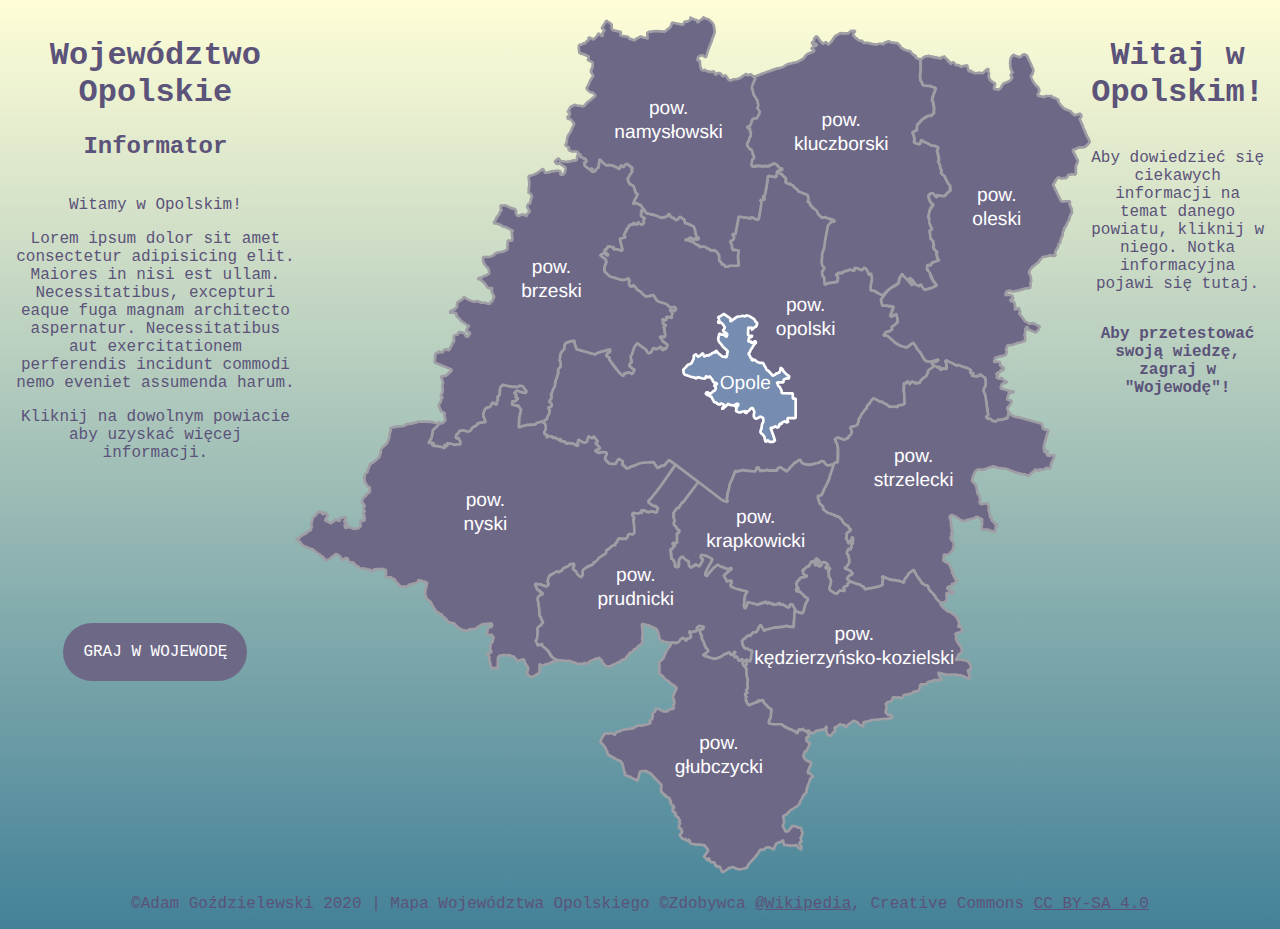
<file: index.html>
<!DOCTYPE html>
<html lang="en">

<head>
    <meta charset="UTF-8">
    <meta name="viewport" content="width=device-width, initial-scale=1.0">
    <title>Województwo Opolskie</title>
    <link rel="stylesheet" href="./style.css">
</head>

<body>
    <a name="top"></a>
    <div class="container">
        <header class="sidebar">
            <div>
                <h1>Województwo Opolskie</h1>
                <h2>Informator</h2>
            </div>
            
            <div class="bottom-margined">
                <p>Witamy w Opolskim!</p>
                <p>Lorem ipsum dolor sit amet consectetur adipisicing elit. Maiores in nisi est ullam. Necessitatibus, excepturi eaque fuga magnam architecto aspernatur. Necessitatibus aut exercitationem perferendis incidunt commodi nemo eveniet assumenda harum.</p>
                <p>Kliknij na dowolnym powiacie aby uzyskać więcej informacji.</p>
            </div>

            <div id="button-section">
                <!-- A button will be displayed here through DOM. -->
            </div>
        </header>


        <div class="mapdiv">
            <svg xmlns:dc="http://purl.org/dc/elements/1.1/" xmlns:cc="http://creativecommons.org/ns#" xmlns:rdf="http://www.w3.org/1999/02/22-rdf-syntax-ns#" xmlns:svg="http://www.w3.org/2000/svg" xmlns="http://www.w3.org/2000/svg" xmlns:sodipodi="http://sodipodi.sourceforge.net/DTD/sodipodi-0.dtd" xmlns:inkscape="http://www.inkscape.org/namespaces/inkscape" xml:space="preserve" width="210.704mm" height="226.887mm" style="shape-rendering:geometricPrecision; text-rendering:geometricPrecision; image-rendering:optimizeQuality; fill-rule:evenodd; clip-rule:evenodd" viewBox="0 0 210.703 226.886" id="svg2" sodipodi:version="0.32" inkscape:version="0.48.4 r9939" sodipodi:docname="POL powiat brzeski (województwo opolskie) map.svg" inkscape:output_extension="org.inkscape.output.svg.inkscape" version="1.1"><metadata id="metadata35"><rdf:RDF><cc:Work rdf:about=""><dc:format>image/svg+xml</dc:format><dc:type rdf:resource="http://purl.org/dc/dcmitype/StillImage"/><dc:title/></cc:Work></rdf:RDF></metadata><sodipodi:namedview inkscape:window-height="716" inkscape:window-width="1366" inkscape:pageshadow="2" inkscape:pageopacity="0.0" guidetolerance="10.0" gridtolerance="10.0" objecttolerance="10.0" borderopacity="1.0" bordercolor="#666666" pagecolor="#ffffff" id="base" inkscape:zoom="0.86714271" inkscape:cx="526.61795" inkscape:cy="537.75217" inkscape:window-x="-8" inkscape:window-y="-8" inkscape:current-layer="svg2" showgrid="false" inkscape:window-maximized="1"/>
                <defs id="defs4">
                <style type="text/css" id="style6">
                
                .str0 {stroke:#FCF4CD;stroke-width:0.705595;stroke-linejoin:round}
                .fil1 {fill:#F5C080}
                .fil0 {fill:#F6D3AA}
                
                </style>
                
                <style id="style2218" type="text/css">
                
                .str1 {stroke:#FCF4CD;stroke-width:0.182224}
                .str0 {stroke:#FCF4CD;stroke-width:0.182224;stroke-linejoin:round}
                .fil0 {fill:#F5C080}
                .fil1 {fill:#F6D3AA}
                
                </style>
                
            <style id="style6-0" type="text/css">
                
                .str1 {stroke:#FFFFFF;stroke-width:3}
                .str0 {stroke:#FFFFFF;stroke-width:21;stroke-linecap:square;stroke-linejoin:bevel}
                .fil2 {fill:#FFFFFF}
                .fil1 {fill:#768CB0}
                .fil0 {fill:#9EB4D9}
                
                </style>
                </defs>
                <g id="Warstwa_x0020_1">
                <metadata id="CorelCorpID_0Corel-Layer"/>

                <a href="#top" id="opolski">
                <path class="fil0 str0" d="M147.441 108.613l-0.439297 0.126299 0 0.501397 0.123999 0 0 0.126599 0.126599 0.125199c0,0.355998 0.158199,0.493797 0,0.878194l0 0.250598 -0.126599 0 0 0.125399 -0.123999 0 0 0.125499 -0.377197 0.251698 -0.125399 0 0 0.375998 -0.250598 0.250598 -0.501097 0.125099 0 0.125399 -0.251698 0 0 0.125199 -0.501397 0 0 -0.125199 -0.250598 0 0 -0.125399 -0.377197 0 -0.125099 -0.125099 -0.125399 0 -0.125199 -0.125499 -0.627696 0 -0.125399 0.125499 -0.126599 0 0 0.125099 -0.123999 0 -0.125399 0.125399 0 0.125199 0.125399 0 0 0.126599 0.123999 0 0 0.501397 0.126599 0.125099 0.250498 0.375998 0 0.502297 0.126599 0.125399c0,0.498797 0.208699,0.869194 0,1.38089l0 2.75768 -0.126599 0.126599 -0.626496 0 0 0.125399 -0.250598 0.125099 0 0.125499 -0.125099 0.125099 0 0.251998 -0.126599 -0.126599 -0.753195 0 -0.125099 0.126599 -0.751995 0 0 -0.126599 -0.126599 0c-0.241998,-0.242598 -0.626196,-0.505797 -0.626196,-0.877094l-0.753195 -0.126599 -0.125399 0.126599 -0.626296 0.375998c-1.39079,0 -1.79639,1.08989 -4.14117,0.125099l-0.124199 0 -0.125199 -0.250498 -0.126599 0 0 -0.126599 -0.125399 -0.123999 0 -0.126599 -0.125099 -0.125099 0 -0.124299c-0.294298,-0.293598 -0.996693,0.494397 -1.25429,0.751995l-0.250598 -0.251998 0 0.126599 -0.126599 0.125399c0,0.369298 -0.859794,0.987893 -1.12879,1.25429l0 0.126299 -0.250598 0.250598 -0.125399 0 0 0.125399 -0.501197 0.501097 -0.251998 -0.125099 -0.125099 -0.250598 -0.124299 0 0 -0.125399 -0.251698 0 -0.375998 -0.251698 0 -0.124299 -0.251698 0 -0.123999 -0.251698 -0.126599 0 0 -0.125499 -0.751695 0.501497 -0.126599 0.503397 -2.38308 0 -0.250898 -0.251698 -0.752895 0.375998 -0.502497 -0.250598 -0.501197 0.375698 -0.501097 -0.877094 0 -0.251698 -0.377197 0.125399 -0.250498 0.250598 0 0.251698 -0.250598 0.501097 -2.76058 -0.249398 -0.125099 -0.126299c-1.50959,0 -1.15109,0.375698 -2.00749,0.375698l-0.375698 -0.249398 -0.753095 2.00629c-0.0787995,0.484997 -0.501097,0.767495 -0.501097,1.25429l-0.126599 0 -0.501197 2.38428 -0.125399 0.123899 -0.125399 1.25579 -0.251798 0.375698 0.126599 0 0.250598 0.878294c-0.882694,0 -1.03569,-0.100499 -1.75539,-0.627696l-12.0437 -9.15804 -1.75679 -1.25309 -0.501197 0.626596 -0.126599 0 -0.501097 0.753095c-0.761695,0 -1.28739,0.277298 -1.88079,0.752895l-1.12889 -1.63259 -2.00859 0.251998c-0.667296,0.0820995 -1.13179,-0.0292998 -1.75539,0.250598l-2.38318 0.752795 0 0.125499c-0.282198,0.281898 -0.607796,0.375998 -1.00479,0.375998 0,-0.396597 -0.832294,-0.892094 -1.12769,-1.12919l0.250498 -0.751695 -1.12909 -0.753095 -1.00339 1.63019 0 -0.250498c-0.668796,0 -1.31819,0.125399 -1.88199,-0.250598l0.125099 -0.125399 -0.752895 -0.626596 0.126299 0 0 -0.125099 -0.251698 0c0,-0.888594 0.153899,-0.806495 0.502597,-1.50749l-0.250898 -0.375998c-0.592496,-0.147699 -1.33249,-0.149999 -1.88319,0.126599l-0.626496 -0.251698 0.125399 -0.123999 -0.501097 -0.126599 0.250598 -0.375998 0.502297 0 0 -0.125399 0.249298 0 0 -0.125099 0.252098 0 0 -0.251798c-0.383297,-0.383297 -0.786595,-1.01839 -1.25429,-1.25429l0.752895 -0.377097 -1.12889 -1.37859 -0.251698 0.501497c-1.19249,-0.397697 -0.776895,-0.408897 -1.00379,-0.501497l-0.125399 0 -0.250498 1.00379 -0.125199 0 0.125199 0.250498 -0.125199 0.124299 0 0.126599 -0.251998 0c-0.546596,0.551496 -1.42659,-0.315598 -2.00599,-0.627996 -0.154399,0.616496 -0.288598,0.931594 0,1.50479l-0.627696 0.126599 -0.125399 -0.502297 -0.375698 0.251698 -0.126599 -0.251698 -0.501497 -0.250598 0 0.126299 -1.00339 -0.126299 -0.250498 0.250598 -0.502597 -0.375998 0 -0.375998 -0.375998 0.124299 -0.501197 -0.124299 -0.125099 -0.126299 -0.377197 0.126299 -0.125399 -0.250498 0.125399 0 0.250598 -0.251798 -0.126599 -0.125399 -0.374798 0.250598 0 -0.125199 -0.502297 0 0 -0.125399 -0.125399 0 -0.125199 -0.250598 -1.00369 0 0 -0.375998 -1.37939 0 0 0.250898 -0.125399 0.125099 0 -0.375998 0.125399 0 0.125099 -0.125099 0 -0.126599 -0.125099 -0.125099 -0.377197 0 0 -0.125499 -0.375998 -0.125399c0,-1.12389 0.742295,-1.19069 0.251798,-2.38308l0 -0.251798 -0.126299 -0.124199 0 -0.126299 -0.125499 -0.125499 -0.125399 0 0.125399 -0.627696 0.627796 -0.250498 0.250498 -0.878294c0.654696,-0.654696 0.271698,-0.692195 0.501097,-1.25429l0 -0.501197 -0.123899 0 0 -0.126599 -0.126599 0 -0.125199 -0.375898 0.878294 -0.250598 0 -0.753195 -0.125399 -0.125099 0 -0.125399 -0.501097 -0.125199 0.374798 -0.878494 0.126299 0c0.212499,-0.214299 0.125399,-0.584696 0.125399,-0.878294l-0.125399 -0.125199 0 -0.250798c0.491497,-0.490297 0.384497,-1.38469 0.877094,-1.88169l0.126599 0 0 -0.125499 0.125499 -0.125399 -0.125499 -0.125099 0.250598 -1.63149 0.125399 0 0 -0.125399 0.125199 -0.125099 0 -0.377197 0.125399 -0.123999 0 -0.251998 0.126599 -0.123999c0,-0.448297 0.307098,-0.437197 0.125099,-0.879694l0 -0.752895 0.625396 -0.625396c0.116599,-0.282198 0.0755995,-1.30349 -0.123999,-1.50719l-0.125399 0 0.249398 -1.88079 0.126599 -0.125399 0 -0.251798 0.251698 -0.125399 0 -0.125099 0.125499 -0.125499 0 -0.125099 0.123899 0 0 -0.126599 0.251798 -0.123999 0 -0.125399 0.125399 -0.125099 0.125399 -0.627996 -0.125399 -0.125199c0,-0.312398 0.158499,-0.412597 0.377197,-0.626496l0 -0.126599 0.125099 -0.125199 0.250898 0 0.125099 -0.125399 0.377197 0 0 -0.126599 1.50479 -0.249398 0 0.249398 -0.125099 0 0.626196 2.00859 5.01827 1.37969 0.125499 -0.250798c0.859194,-0.286298 1.70879,-0.752895 2.63478,-0.752895l0.125499 -0.126599 1.00369 -0.249398 0 0.249398 -0.126599 0.126599 0.126599 0.125099 0 0.250598 -0.126599 0 -0.125399 0.125399 -0.502297 0.251798 -0.123999 0.375998 -0.125399 0 0 0.125399 -0.125499 0 0.753195 0.502297 0.249398 0 -0.125399 0.626496c0.710595,0.706595 2.94958,4.26517 3.76397,4.26517l0.250498 -0.751695 0.377197 0.123999 0.501397 -0.375998 0 0.126599 0.250598 0 0 0.125399 0.125099 -0.125399 0.627696 0.249398 0 0.126599 0.125499 0.125399 0.502297 -0.878594 0.124199 -0.250598 -0.124199 -0.251698 -0.251798 0 -1.00369 -0.877094 0 -0.125399 0.251998 -0.250598 -0.125399 -0.126599 0.125399 -0.250598 0.250598 0 0.250598 -0.375698 -0.125499 -0.126599 -0.125099 0 0 -0.751895 -0.126599 0 0 -0.377197 0.126599 0 -0.126599 -0.123999c0.748795,-0.748695 0.460997,-2.10179 1.38089,-3.01078l0.375698 -0.502597c0.741995,0.739895 1.67189,1.25599 2.50968,1.88079l0 0.377197 0.125499 0 0 0.125099 0.502597 0.377197 0.123899 -0.377197 0.251798 0.251998 0.753095 -1.38079 0.501097 0.251998 0.123999 0.125099 1.00489 -0.377097 0 -0.375998 0.627996 0.375998 -0.125399 0.377097 0.626496 0.249398 -0.125399 -0.626496 0.501097 0.377097 0.126599 -0.125099 0 -0.125399 0.124299 0 0.377197 -0.878294 -1.50489 -1.12919 0.123999 -0.251698 -0.123999 0 0 -0.125499 -0.125399 -0.125099 0 -0.125399 -0.502597 -0.251798 0.250798 -0.249298 0.125199 0.125399 0.126599 0 0.125399 -0.251998 0.375698 0.375898 0.125399 -0.123899 0.250598 0.123899 0.125099 -1.00249 -0.125099 0 -0.123999 -1.25549 0 -0.123899 -0.251998 -0.375998 0.125399 -0.126599 0.126599 0 0.375698 -0.250598 0 -0.126299 -0.879394 -0.501397 0.377097 -0.627696 -0.501097 -0.125199 0.249098 -0.375998 0.878594 0.375998 0.125099 -1.00249 1.38089 0.375998 0 -0.125399 -0.125399 -0.125199 0 -0.125399 -0.126299 0c0.194899,-0.258798 0.378297,-0.426397 0.378297,-0.754295l-0.126599 -0.123999 0 -0.126599 -0.125399 -0.125099 0 -0.124299 -0.126299 -0.125099 0 -0.126599 -0.124299 0 -0.251698 -0.250598 0.126599 0 0.125099 0.125099 0.124299 -0.125099 0.879394 0.250598 0 0.126599 0.125499 0 0 0.125099 0.125099 -0.627696 0.250598 0c0,-0.313598 -0.159199,-0.410597 -0.375698,-0.627696 -1.38529,0 -0.978793,0.401997 -2.00749,-0.626596 -0.905194,-0.905294 -2.42268,-0.0225998 -3.13628,-1.75659l-0.501097 -0.753095c-0.693095,0 -0.887094,0.377097 -2.00859,0.377097 -0.420797,-0.425797 -0.568496,-0.227998 -1.12889,-1.00369 -0.381497,-0.528096 -1.06809,-0.505497 -1.37969,-1.12999l-0.377097 -0.501197 0 -0.125399 -0.125199 0 -0.375998 -0.250498 -0.375998 0.501097 -0.627696 -0.501097c0,-0.465997 -0.248798,-0.509097 0.126599,-1.25549l-0.126599 -0.124299 -0.250498 -0.377097 -0.125199 0 -0.125399 0.125399c-0.674296,0 -0.479697,0.895594 -3.26138,-0.251698 -2.04999,-0.845494 -0.585896,0.418997 -2.75918,-1.75429l-0.126599 -0.627696 0.126599 0 -0.126599 -0.250798 0.126599 -0.126399c0,-0.956794 0.987593,-1.51969 0.123999,-2.38338 -0.244698,0 -0.816495,-0.564396 -1.00369,-0.751695l-0.250598 0 0 -0.126599 0.126599 -0.125099 0 -0.125399 0.499997 -0.125199 0.125399 -0.125399 0.251698 0 0 -0.125399 0.126599 0 0.123999 0.125399 0.125399 0 0 0.125399 0.126299 0 0 0.125199 0.125499 0.125399 0.125399 0 0.123999 0.125099 0.126599 0 0.125099 -0.125099 -1.12889 -1.00369 0.126599 -0.125499c0,-0.352498 0.354298,-0.375698 0.626596,-0.375698l0.123999 -0.627696 0.378297 -0.125399 1.25429 0.250498 0.123899 0.125499 -0.250498 0.502297c0.873294,-0.436097 0.961494,0 1.75679,0l0 0.124199 0.125199 0 0.125399 0.126299 0.502297 -0.126299 -0.752895 -3.00998 1.50609 -0.375698 -0.377197 -0.627696 0.377197 -0.877094 0.125099 0 0.250598 -0.627696 -0.126299 0 0 -0.250598c0.412597,0.404997 0.628896,-0.589596 0.752795,-0.879794l0.375998 0.125499 -0.123999 -0.374798 0.627796 0.249298 0.249398 -0.626496 0.502297 0.377197 0.375998 0.249298 0.251698 -0.375898 0.125399 -0.501197 0.125199 0.250598 0.125399 0.125399 0.751695 0.501097 0.627696 -0.751595 -0.250598 -0.125499c0,-0.500197 0.167099,-0.585796 0.375998,-1.00369 -0.377997,0 -0.726495,-0.225099 -1.00369,-0.501097 0,-0.345198 -0.216799,-0.409097 0.125399,-0.753195l0.125199 -0.251698 -0.374498 -0.375998 1.00219 -0.250598 0.375998 0.626596 0 0.125399 0.251698 0.126299 0.125499 0.125499 0.626496 0 0.125199 0.125399c0.558496,0 2.22869,0.467997 2.63508,0.878294l0.751695 0.125099 0.126599 -0.375698 0.125399 0.250598 1.00379 -0.375998c0,-0.315898 0.154099,-0.406197 0.375698,-0.627696 0.149699,0.299498 0.511597,1.00369 0.879694,1.00369l0 0.125099 0.375698 0 0.626596 0.627696 0.125399 -0.125099 0 -0.126599 0.250598 0.126599 0.627696 -0.878294 1.25429 0.878294 0 0.501097 0.126599 0.125499 0 0.250498 0.751695 0.125199 0.125399 0.126599 0.878294 0.374798 0.125099 0 0.250898 0.251698 0.126299 0c0.654096,0.666696 0.200699,1.95319 0.877094,2.63368l0.627696 0.627696 -0.125099 0 -0.125399 0.125499 -0.126599 0 -0.125199 0.126599 -0.501097 0 0 -0.377197 -0.125399 -0.125399 -0.125499 0.502597 -0.627696 -0.252098c-0.232998,-0.232898 -0.431097,-0.250498 -0.751695,-0.250498l0 0.125399 -0.126599 0 -0.125099 0.377197 -0.251998 0 -0.123999 -0.126599 -0.251698 0 0 0.126599 -0.124299 0 0 0.123899 0.124299 0 0 -0.123899 1.00339 0.249398 0.125399 0.126599 0.126599 0 0.125199 0.125099 0.375898 0 0.125499 0.126599 0.126299 0 0 0.123999 0.250498 0.125399 0 0.126599 0.377197 0.123999 0 0.125399 0.124299 0 0.125099 0.125099 0.377197 0 0 0.126599 0.375998 0.125199 0 0.250798 0.125099 0.125099c0.285998,-0.285398 1.10629,-0.125099 1.50629,-0.125099l-0.126599 0.125099 0.502297 0.252098c0.513997,0 0.598096,0.775095 1.75569,0.499897 0.519597,-0.123599 1.28389,1.10049 1.37939,1.50719l0 1.37969 0.377197 0.125199 0 0.125399 0.250598 0.125099 0 0.125499 0.125399 0 -0.125399 0.250498 0.125399 0.126599 0.377097 0 0.125199 0.125199 0.125399 0 0.251698 0.626496 0 -0.125099 0.626596 0 0.125399 -0.125399 0.251798 0 0 -0.125499 2.50848 0c0,-1.00569 -0.584296,-3.17638 0.125199,-3.88907l-1.25549 -0.375998 -0.123999 0.124199 -0.502497 0 0 0 0.125399 -0.124199 0 -0.125199 -0.125399 0c0,-2.26348 -0.502297,-1.22319 -0.502297,-2.13249l0.126599 0 0.125099 -0.126599 0.125399 0 0.375698 -0.249398 0.126599 -0.126599 0 -0.125499 0.125399 -0.125099 0 -0.502597 -0.377097 -0.375698 0 -0.125399 -0.125399 -0.125099c0.293898,0 0.663996,-0.0870994 0.878494,0.125099l0.878294 -4.76627 3.26028 0.499997 0 -0.375998c0.455097,0.152699 0.911094,0.283398 1.25539,0.627696l0.753195 0c0.112499,-0.789795 0.947194,-4.57017 0.626596,-4.89167l-0.125499 0 -0.125399 -0.250598 0.626596 0.123999 0 -0.250598 0.753095 0 -0.250598 -0.123899 0 -0.252098 -0.375898 -0.375698 0 -0.126599 0.375898 0.126599c0.585296,-1.75799 0.700695,-3.69798 1.00379,-5.52086l2.13249 0.377197 0.250598 -1.63139 0.752895 0.126599 -0.126299 0.501397 0.378297 0.125099 0.123999 0.125399 0.375998 0 0 0.375698c0.531896,0.267598 1.00479,0.601396 1.00479,1.25429l-0.125399 0.125499 -0.126599 0 0.126599 0.502297 0.125399 0 0.125199 0.125399 0.501397 0.125099 0.125099 0.126599 0.377197 0 0.125399 -0.126599 -0.125399 0.252098 0.501097 0.123899 0.375998 0.502597 0.126599 0 0 0.250598 0.250598 0 0.250498 0.250498 0.125499 0 0.250498 0.251798 0.125199 0 -0.125199 0.375998c0.494997,0 0.969194,0.501097 1.50609,0.501097l0 0.126599 0.501097 0 0 0.125399 0.126599 0 0.123899 0.125199 0.252098 0c0.307098,0.310598 0.0998993,0.851594 0.375998,1.13029l-0.250898 0.877094 0.627996 0 -0.125399 0.375698 0.125399 0 0.123999 0.627996 0.377197 0 0 0.125099 0.126599 0.125499 0 0.251698 0.499897 0.123999 0 0.126599 0.125199 0 0 0.125399 0.126599 0 0 0.125099 0.125399 0 0 0.124299 0.125099 0c0.270798,0.272798 0.375998,0.356898 0.375998,0.753995l0.126599 0.125499 0 0.125399 0.877094 0.878294 0.377197 0.125099 0.125099 -0.125099 0.375998 0 0.125199 -0.126599 0.250498 0.251698 0.251998 0 0.123999 0.124299 0.251998 0 0 0.126599c0.530196,0 1.15609,0.265498 1.63119,0.501097l-0.125099 0.377197 -0.502597 -0.250598 -1.00349 1.00219 0 0.125499 -0.125399 0c0,0.932194 -0.502597,1.82019 -0.502597,2.76028l-0.125099 0.125099c0,2.07339 -1.00259,4.61187 -1.00259,5.27026l0.125499 0c-0.189599,0.757295 -0.360198,2.14699 0.250498,2.75918l0.125499 0 0.250498 0.376897 -0.375998 0.375898 0 0.375998 -0.375998 0.126599 0.250898 1.37949 0.250598 0 0 0.125399 0.125099 0.125099 0.125399 1.88199 0.627696 -0.377097 2.63368 -0.377197c0.454597,-1.36329 0.126599,-0.844894 0.126599,-1.50479l-0.126599 0 0 -0.125199 -0.377097 -0.375998 0.627696 0 0.125399 -0.502297 0.879494 0.251798 0.375998 -0.377197 0.627696 -0.250598 0.501097 0 0.250598 -0.250498 0.377197 -0.125499 1.12909 0.375998 0.125199 -0.751895 0.375998 -0.126399 0.125399 0.126399 0.250498 0c0.272898,0.273398 0.748195,0.501397 1.12889,0.501397l0.753195 -0.627796 0.627696 0.502297c0,0.545096 0.501097,0.881594 0.501097,1.50609l0.627696 -0.502297c0.590796,1.77059 -0.125099,1.97579 -0.125099,4.51707 0.336098,0 1.25779,0.231598 1.62999,0.499997l1.63029 0.878294 -0.626596 1.12879 0.377197 1.50489 1.37939 0 0.125399 0.126599 0.877094 0 0.125199 0.125399 0.502597 0c-0.263198,0.525497 -0.877194,2.08779 -0.877194,2.63488l0.501197 0 0.877094 -0.627696 0.251998 0 0 0.125399 0.125199 0 -0.125199 0.125099c0,0.783695 0.515197,0.624196 0.251798,1.75689l0 0.250598c-0.337598,0.111899 -0.467797,0.178999 -0.627796,0.502297l-0.125399 0 0 0.124199 -0.754295 0.503497 0.126599 0.751995 -0.501197 0.125099 0 0.125399 -0.251698 0.125199 -0.125399 0.125399 -0.501097 0 -0.125499 0.126599 -0.377097 0.125099c0,0.328798 -0.286698,0.537496 -0.502297,0.751995l0.502297 0 0.125399 -0.126599c0.462097,0 2.01359,1.72199 2.76028,2.26038 1.00019,0.721195 1.71609,1.00249 3.01088,1.00249l0 -0.125399 1.50479 -1.12889c0.282798,0.376897 1.00369,1.15609 1.00369,1.63149 1.21269,1.20969 0.271098,0.357498 1.00369,1.25399 0.627796,0.767795 0.819095,1.89489 1.50489,2.00619 1.49049,0.242098 1.96549,-0.110699 3.13628,-0.501397l0 0.251998 -0.627696 0.501197 -0.124299 -0.125199 -0.752895 0.125199 -0.125399 0.125399 0 0.502297 0.250598 0 0.125399 0.125399 0.377197 0 -0.252098 0.125199 0.125499 0 0 0.125399 -0.375998 0 0 0.375998 -0.125199 0 0 0.125099 -0.125399 0 0 0.126599 -0.126599 0 -0.125099 0.125199 -0.250598 0 0 0.124199 -0.125399 0 0 0.126599 -0.123999 0 0 0.125099 -0.251998 0 0 0.250598 -0.125099 0 0 0.377197 0 0 0 0.249398 -0.126599 0 0 0.126599 -0.123999 0 0 0.377097c-0.367198,0.359598 -0.599296,0.751695 -1.12919,0.751695l0 0.250598 -0.125099 0 0 0.125399 -0.251998 0.125399 -0.250598 0.376897 0 0.124299 -0.125099 0 0.125099 0.126599 -0.251698 0.251698 0 -0.126599 -0.249398 0 -0.126599 0.126599 -0.375698 0 -0.125399 -0.251698 -0.250598 0.251698 -0.250598 0 0.123999 -0.251698 -0.375998 0 0 -0.126599 -0.125099 0 -0.125499 0.126599 -0.125099 -0.126599 -0.125399 0 0 0.251698 -0.126599 0 -0.125199 0.126599 -0.125399 0 0 0.249398 -0.125099 0 0 -0.125399 -0.125499 0 0 -0.123999 -0.125399 0 0 -0.126599 0.125399 -0.125099 0 -0.126599 -0.250498 0 0 -0.124299 -0.250598 0 0 0.124299 -0.126599 0.126599 -0.125399 0.251698 -0.123999 0 0 -0.126599 -0.126599 0 0 0.126599 -0.375698 0 0.123999 0.374498 -0.123999 1.38089 0 0.502597 0.123999 0.123999 0.126599 3.01078 -0.501397 0.252098 -1.25549 0.250498 -0.123899 0.375698c-0.369298,0 -1.30939,-0.195699 -1.50749,0l-0.125199 -0.125099 -0.626496 0.125099 0 -0.125099 -0.125399 0 0 -0.250598 -0.125199 0 -0.375998 -0.250498 -0.125099 -0.126599 -0.126599 0 -0.125399 -0.125499 -0.375698 -0.125099 0 -0.125399 -0.126599 0 0 -0.125199 -0.125499 0 -0.123899 -0.125399 -0.627796 0 -0.125399 -0.125399 -0.126599 0 -0.125099 -0.126299 -0.125499 0 0 -0.124299 -0.250498 0 0 -0.126299 -0.125199 0 0 -0.125399 -0.250798 0 -0.125099 -0.125399 -0.375998 0 0 -0.126399 -0.126599 0 -0.125199 0.126399 -0.125399 0 0 0.125399 -0.125099 0 -0.250598 0.502297 -0.126599 0.125399 0 0.125399 -0.125399 0 -0.125199 0.375698 -0.502597 0.375998 -0.123899 0.377197 -0.125399 0.125099 0 0.501397 -0.250598 0 0 0.126599 -0.251698 0 0 0.125199 -0.125499 0.125399 -0.125099 0.377197 -0.250898 0.123899 0 0.126599 -0.126299 0.125199 0 0.124199 -0.125399 0 -0.501097 1.00489 -0.126599 0.125199 -0.249398 0.375998 0 0.627696 -0.126599 0.126599 -0.125199 0.625096 -0.125399 0c0,0.418997 -0.984893,0.501397 -1.31609,0.501397z" id="path10" style="fill-opacity:1;marker-start:none;stroke-width:0.70555246000000005;stroke-miterlimit:4;stroke-dasharray:none"/>
                </a>

                <a href="#top" id="namyslowski">
                <path class="fil0 str0" d="M114.51 16.7859l0 -0.250598 -0.125399 -0.125399 0 -0.125399 -0.125199 0 0 -0.251798 -0.126599 0 -0.249398 -0.375998 -0.251698 0.125499 -0.125399 0.126599 -0.377197 0 -0.250498 -0.252098 0 -0.250498 -0.123999 0 0 -0.125199 -0.126599 0c-0.375698,-0.375698 -0.441097,-0.125399 -0.877094,-0.125399l-0.251798 0.250598 0 0.125399 -0.251998 0 -0.123999 -0.250598 -0.125399 -0.125399 0 -0.251698 -0.251698 -0.250598 -0.125199 0 -0.125399 0.126299 -0.878294 0 -0.125399 -0.126299 -0.375998 0 -0.502297 -0.250498 -0.125399 -0.250898 -0.375698 0.250898 -0.252098 0 -0.123899 0.125099 0 -0.125099c-0.633896,-0.631896 -0.627696,-1.78009 -0.627696,-2.63398l-0.627796 0 0 -0.502297 0.125199 0 0 -0.375998c0.339298,-0.339098 0.610996,-0.306298 1.00489,-0.502597l0.125399 0.125399 0.123899 -0.125399 0.126599 0 0 0.125399 0.125499 0 0 0.125399 0.125099 0 0.125399 0.126299 0.377197 0.125499 0.501097 -1.75659 1.12889 -2.75908 -0.125099 0c0.877094,-2.05259 1.01799,-1.81109 0.501097,-4.01457 -0.177899,-0.758495 -1.00199,-1.12449 -1.37939,-1.50629 -0.361098,0 -0.866594,-0.113799 -1.12919,-0.375698l0 -0.125499 -0.250598 0 0 0.125499 -0.250498 0.375698 -0.125399 0 -0.126399 0.126599 -0.125399 0 0 0.123899 -0.250498 0 0 0.126599 -0.125499 0 0 0.125399 -0.250498 0 0 0.250598 -0.251798 0.125399 -0.125399 -0.627996 -0.626596 -0.123899 -0.126299 -0.126599 -0.124199 0 0 -0.125199 -0.627696 0 -0.125199 -0.375998 -0.251998 0.125499 0.251998 0.125099 0 0.125399 0.250598 0.125199 -0.125399 0 -0.377197 0.250498 -0.123999 0.126599 -0.126599 0 -0.377097 0.249398 -0.123999 0.126599 -0.125399 -0.126599 -0.502297 0 -0.375998 0.753195 0 0.126599 -3.01088 -0.627796c0,0.331198 -0.405597,1.50489 -0.753095,1.50489l-0.125199 0.125099 -0.125399 0 -0.125099 0.251798 -0.125499 0 -0.375998 0.375898 -0.126599 0 -0.125099 0.125499c-0.772795,0 -2.75618,-0.260798 -3.38688,0l-0.502497 0.125099 0 -0.125099 -0.125199 0 -0.626496 0.377097 0.125399 1.62999 0 -0.125099 -0.125399 0 -0.125499 -0.126599 -0.125099 0 0 -0.123999 -0.878294 0 0 -0.125399 -0.878594 -0.250598 0.125499 0.250598 -0.250598 0 -0.125399 0.125399 -0.627796 0.250598 -0.125099 0c0,0.258498 -0.292498,0.397097 -0.501397,0.501097l-0.251798 -0.249398 -0.250498 0 -0.125499 -0.126599 -0.375698 0 0 -0.125099 -0.125399 0.125099 -0.126599 -0.125099 0 -0.126599 -0.125099 -0.123999 0 -0.125399 -0.125399 0 0 -0.126599 -1.75549 -0.249398 -0.126599 -0.126599 -0.125099 0.126599c-0.149399,-0.448997 -0.0822995,-0.587296 0.125099,-1.00489l-2.25768 -0.499897 0 -0.126599 -0.125399 -0.125199 0 -0.126599 -0.125399 -0.125099 0 -1.12919 -0.250598 0 -0.125099 -0.250498 -0.126599 0 0 -0.125199 -0.501097 -0.125399 -0.126599 -0.126599 0 -0.123999 -0.249398 -0.125399 -1.25549 2.00629 0.754295 0.503497c-0.807895,1.20619 -0.503697,0.504897 -0.503697,1.63019l-1.12769 -0.753095 -0.251998 0.501097 0 0.126599c-0.435797,0.217999 -0.694595,0.633296 -1.00229,1.00369l-1.25549 -0.627696 -0.125399 0.877094 -0.125099 0 -0.125399 0.126599c-0.208399,0 -0.501197,0.292798 -0.501197,0.501097 -0.197199,0.195199 -0.482897,0.125499 -0.753095,0.125499l0 0.125099 -0.126599 0.126599 -0.751695 0.123999c-0.442197,0.446597 0,1.48899 0,2.00859l-0.125399 0.125399c0.923694,0.182899 1.82799,0.518997 2.63388,1.00339l-0.250498 0.877194 1.25429 0.627696 0 1.12909 -0.250898 0.627796 -0.125099 0.125099 -0.125499 0.375998 0.250598 0.125399 -0.125099 0.126299 -0.125499 0 0 0.124299 0.125499 0 0.375998 0.627696 0.125099 0.125099 0 0.125499 0.126599 0 -0.126599 0.126599c0,0.00349998 -0.991093,1.28939 -1.12889,2.13249l-0.627696 1.12889c0.224199,0.222099 0.564996,0.877094 0.879494,0.877094l0.125399 0.125399 0.751695 0.126599 0 0.125199 0.126599 0.126599 0.125099 0 0.375998 0.625396c-0.384497,0.190999 -0.677795,0.752795 -1.12879,0.752795l0 0.126599c-0.217199,0.217199 -0.565596,0.625396 -0.878294,0.625396l-1.00369 1.12999 -0.502597 0.125499 -0.125199 -0.125499 -1.37969 -0.125099 -0.125099 -0.125399 -0.125399 0 -0.125199 -0.125499 -1.00369 0.501497 -0.126599 0 -0.877094 1.50479 0.627696 0 -0.126599 1.00489 -0.375698 0 0 0.125099 -0.125399 0.124299 0 0.377197c0.296898,0.295098 0.367798,0.253698 0.753095,0.125099l0.877194 1.13029 0.126599 0c0,0.697795 -0.753195,1.30529 -0.753195,2.00599l-0.375998 0.627696c-1.16899,1.14469 -0.529196,1.15579 -0.878294,2.63368l-0.377097 0.627696 1.00489 0.501497 -0.125199 0.502297 0.249098 0.375998 0.251998 0 0.123999 0.125399 0.126599 0 0 0.251698 0.125099 -0.126599 1.50519 0 0 0.126599 0.125099 0.125199 0 0.125399 0.126599 0.123999 0.125199 0.251998 0.375898 0 0 0.751695 0.627796 0.126599 0.125399 0.125399 0.125099 0 0 0.125099 0.125499 0.125499 0.377097 -0.125499 0.249398 0.878294 -0.626496 0.125499 0.125099 0.878194 1.25569 1.00379 0.751695 -0.252098 0.125499 0.502597 -0.375998 0.125199 0 -0.125199 -0.125499 0 0.375998 0.375998 0.753195 -0.124199 0.375698 -0.627796 0.125399 0 0 -0.126599 0.377197 -0.123899 0.123899 -0.754395 0.126599 0 0 -0.123899 -0.126599 -0.125399 0 -0.250598 0.126599 -0.126599 0 -0.878294c0.643296,0.213899 1.06849,1.25549 1.63029,1.25549l0 0.125399 0.377197 0.250498c1.12859,-0.570196 2.41038,0.385697 3.38678,0.878294l0.375698 -1.00489c0.215099,0.215099 0.424997,0.503797 0.753195,0.503797 0,-0.505197 0.333798,-0.668196 0.752895,-0.879494l1.50629 1.13009 -0.377197 0.499897 0.377197 0.251798 -0.879794 1.25419c0,0.305698 -0.276598,0.656496 -0.501097,0.878594l0.125399 0.125199 0 0.250498 0.125199 0 0 0.377197 0.250498 0.250598 0 0.125399 0.251998 0.377197 0.375698 0 0 0.123899 0.125499 0 0.126599 0.126599 0.123899 0 0.125499 0.125399 0 0.126299 0.126299 0.124299c0,0.581096 0.501397,1.12649 0.501397,1.75659l0.502297 0c-0.179099,0.886794 -0.921394,1.50009 -1.12999,2.38308l-0.125499 0.250598 0.251798 0.125399 0.124199 -0.125399 0.125199 0 0 -0.125099 0.126599 0 0 -0.125499 1.50479 0.753195 0 0.125399 0.250598 0.125099 0 0.125499 0.251998 0.375698c0.419397,0.211899 0.420497,0.675496 0.751695,1.00369l0 0.125399 0.251698 0.126299 0.125499 0.125499 0.626496 0 0.125199 0.125399c0.558496,0 2.22869,0.467997 2.63508,0.878294l0.751695 0.125099 0.126599 -0.375698 0.125399 0.250598 1.00379 -0.375998c0,-0.315898 0.154099,-0.406197 0.375698,-0.627696 0.149699,0.299498 0.511597,1.00369 0.879694,1.00369l0 0.125099 0.375698 0 0.626596 0.627696 0.125399 -0.125099 0 -0.126599 0.250598 0.126599 0.627696 -0.878294 1.25429 0.878294 0 0.501097 0.126599 0.125499 0 0.250498 0.751695 0.125199 0.125399 0.126599 0.878294 0.374798 0.125099 0 0.250898 0.251698 0.126299 0c0.654096,0.666696 0.200699,1.95319 0.877094,2.63368l0.627696 0.627696 -0.125099 0 -0.125399 0.125499 -0.126599 0 -0.125199 0.126599 -0.501097 0 0 -0.377197 -0.125399 -0.125399 -0.125499 0.502597 -0.627696 -0.252098c-0.232998,-0.232898 -0.431097,-0.250498 -0.751695,-0.250498l0 0.125399 -0.126599 0 -0.125099 0.377197 -0.251998 0 -0.123999 -0.126599 -0.251698 0 0 0.126599 -0.124299 0 0 0.123899 0.124299 0 0 -0.123899 1.00339 0.249398 0.125399 0.126599 0.126599 0 0.125199 0.125099 0.375898 0 0.125499 0.126599 0.126299 0 0 0.123999 0.250498 0.125399 0 0.126599 0.377197 0.123999 0 0.125399 0.124299 0 0.125099 0.125099 0.377197 0 0 0.126599 0.375998 0.125199 0 0.250798 0.125099 0.125099c0.285998,-0.285398 1.10629,-0.125099 1.50629,-0.125099l-0.126599 0.125099 0.502297 0.252098c0.513997,0 0.598096,0.775095 1.75569,0.499897 0.519597,-0.123599 1.28389,1.10049 1.37939,1.50719l0 1.37969 0.377197 0.125199 0 0.125399 0.250598 0.125099 0 0.125499 0.125399 0 -0.125399 0.250498 0.125399 0.126599 0.377097 0 0.125199 0.125199 0.125399 0 0.251698 0.626496 0 -0.125099 0.626596 0 0.125399 -0.125399 0.251798 0 0 -0.125499 2.50848 0c0,-1.00569 -0.584296,-3.17638 0.125199,-3.88907l-1.25549 -0.375998 -0.123999 0.124199 -0.502497 0 0 0 0.125399 -0.124199 0 -0.125199 -0.125399 0c0,-2.26348 -0.502297,-1.22319 -0.502297,-2.13249l0.126599 0 0.125099 -0.126599 0.125399 0 0.375698 -0.249398 0.126599 -0.126599 0 -0.125499 0.125399 -0.125099 0 -0.502597 -0.377097 -0.375698 0 -0.125399 -0.125399 -0.125099c0.293898,0 0.663996,-0.0870994 0.878494,0.125099l0.878294 -4.76627 3.26028 0.499997 0 -0.375998c0.455097,0.152699 0.911094,0.283398 1.25539,0.627696l0.753195 0c0.112499,-0.789795 0.947194,-4.57017 0.626596,-4.89167l-0.125499 0 -0.125399 -0.250598 0.626596 0.123999 0 -0.250598 0.753095 0 -0.250598 -0.123899 0 -0.252098 -0.375898 -0.375698 0 -0.126599 0.375898 0.126599c0.585296,-1.75799 0.700695,-3.69798 1.00379,-5.52086l2.13249 0.377197 0.250598 -1.63139 0.752895 0.126599 0 -0.502297 0.627696 0.250498 0.124299 -0.502597 -0.751995 -0.123899 -1.12889 -1.25429 -0.627696 0.124199 -0.125399 0.126399 -0.126399 0 0 0.125399 -0.375898 0 -0.123999 0.123899 -0.125399 0 -0.126599 0.126599 0 0.125499 -0.878294 0 -0.123999 -0.125499 -0.126599 0 -0.125399 0.125499c-0.916694,0 -1.84689,-0.200199 -2.63368,0.125099 -0.300398,0.124299 -0.560896,-0.0594996 -0.753195,-0.250598l0 -0.126599 -0.125099 0c0.254898,-0.507797 0.250598,-0.941794 0.250598,-1.50479l0.375898 -0.125099 0 -0.125499 0.125199 -0.125099c0,-0.368698 0.00849994,-0.494697 -0.250598,-0.753195l-0.250498 -1.25419 -0.250598 0 0.250598 -0.250598c-0.294598,0 -0.753195,0.0324998 -0.753195,-0.375998l-0.123999 0 0 -0.251698c-0.353398,0 -0.377097,-0.354598 -0.377097,-0.627796l-0.126599 0 0.126599 -0.124199 0 -0.251798 0.250498 -0.626496 0.126599 -0.126599 0.123999 -0.626296 0.125399 -0.125399 0 -0.125399 0.250598 -0.125199 0 -0.879694 0.126599 -0.123999 0 -0.125399 -0.377197 -0.250598 0.250598 -0.627696 -0.877094 -0.377197 0 -0.250498c0.206299,-0.205799 0.387097,-0.120199 0.626496,0 0.148899,-0.589096 0.627796,-1.29359 0.627796,-1.88199 0.217099,-0.214599 1.16339,-0.375698 1.50479,-0.375698l-0.125399 -0.125499 0 -0.251698 0.125399 0 0 -0.124299 0.126599 0 0 -0.251698 0.250598 -0.375998 0.125099 -0.125099 0 -0.627696 -0.125099 0 0.125099 -0.125499 -0.125099 0 0 -0.125399 -0.125499 0 0 -0.125099 -0.125099 0 0 -0.125499 -0.126599 0 0 -0.126299 -0.125399 -0.125399 0.125399 -0.501097 0.126599 0 0 -0.627796 -0.126599 -0.124199 0 -0.251798 -0.125399 -0.125399 0 -0.502297 -0.250598 -0.249398c0,-0.514597 -0.408197,-0.787395 -0.752895,-1.12879l0 -0.502597 -0.125399 -0.125199 -0.123899 -0.878494 -0.252098 -0.250598c0,-0.598396 0.501397,-0.998693 0.501397,-1.63139l0.125199 -0.125199 0.377097 -0.878294 -0.377097 -0.250798c0,-0.244398 -0.275798,-0.375698 -0.501097,-0.375698l-0.125499 -0.252098 -0.125099 0 0 -0.125099c-0.278398,-0.275798 -0.705695,0.101699 -1.00369,0.250598l-0.375998 -0.501197 -1.50599 1.00349 -0.125499 0.125399 -0.125099 0 0 0.125399 -0.375998 0 -0.125099 0.125199 -1.25579 0.125399 -0.125099 0.125099 -0.125399 0 -0.125199 0.125499 -0.250498 0 -0.126599 0.126599 -0.249398 -0.252098 -0.251798 0 0 -0.125099 -0.125399 0z" id="path12" style="fill-opacity:1;stroke-width:0.70555246000000005;stroke-miterlimit:4;stroke-dasharray:none"/>
                </a>

                <a href="#top" id="kluczborski">
                <path class="fil0 str0" d="M135.753 47.7375l0.125399 0.626496 -0.250498 0.878294 0.626496 0 -0.125399 0.375998 0.125399 0 0.126299 0.626596 0.375998 0 0 0.126599 0.125499 0.125099 0 0.250598 0.125099 0 0.125399 0.125399 0.250598 0 0 0.125099 0.126599 0 0 0.126599 0.125099 0 0 0.124299 0.124299 0 0 0.125099 0.126299 0c0.270798,0.273098 0.375998,0.355198 0.375998,0.753195l0.125399 0.125099 0 0.125399 0.878294 0.879494 0.125399 0 0.125199 0.125399 0.126599 0 0.125099 -0.125399 0.375998 0 0.125399 -0.126599 0.250598 0.251998 0.626496 0.123999 0 0.126599c0.530196,0 1.15699,0.264298 1.63119,0.501097l-0.123999 0.375998 -0.503697 -0.250598 -1.00349 1.00379 0 0.125099 -0.124199 0 -0.752895 4.01457c-0.157099,0.958294 -0.106399,2.16599 -0.626496,3.01108l-0.251798 1.12769 0.125199 0c-0.103199,0.413497 -0.411497,2.76028 0.377097,2.76028l0 0.126599 0.250598 0.250598 -0.375998 0.375698 0 0.377197 -0.376897 0.125399 0.251798 1.37939 0.250498 0 0 0.125399 0.125499 0.125499 0.125099 1.88169 0.878294 -0.376897 0.124199 -0.124199 2.25918 -0.251798 0.251698 -1.25429 -0.126599 -0.125399 0 -0.125099 -0.125099 0 -0.375998 -0.501197 0.627696 0 0.125499 -0.502497 0.123899 0.126599c0.589396,0 0.655296,0.222699 1.12889,-0.252098l0.627696 -0.250498c0.368998,0 0.494397,0.00819995 0.753195,-0.250598l0.250498 0 0.125499 -0.126599 1.12879 0.377197 0.125199 -0.752895c0.662596,-0.329698 1.16979,0.502297 1.88339,0.502297l0.751695 -0.627696 0.626596 0.501097c0,0.348698 0.136499,0.512597 0.377097,0.753195l0.125199 0.751595 0.626496 -0.501097 0.252098 1.88199 -0.125499 0.125499 -0.126599 0.878194 -0.125099 0.125199 0 1.50509 1.00339 0.125199c0.597896,0.603396 1.50779,0.881794 2.25918,1.25539 0.618596,-1.24169 2.42528,-2.17419 2.75908,-2.50858 0.312398,0 0.411797,-0.159699 0.626596,-0.377097l0.125399 0 0.627696 -0.501097c0,-0.763995 0.476597,-1.84719 1.00379,-2.38438l0 0.502297c0.996693,0.662596 1.78149,1.78329 2.63478,2.63398l-0.878294 -2.00739 0.125199 0 0 0.126599 0.251998 0.125099 0 -0.125099 0.123999 0.125099 0.125399 0 0 0.125499 0.251698 0.250498 0.125499 0 0 0.252098 0.125099 0 0 0.123899 0.250598 0.125199 0 0.377097c0.297998,0.295398 0.691295,0.501397 1.13029,0.501397l0.125099 0.126299 0.124299 0 0 -0.251698 0.126599 0 0.125099 -0.125399 0.126599 0c0,0.311498 0.640296,1.14289 0.877094,1.37969l2.00749 -0.501097 1.25399 -0.753195c-0.788895,-0.790695 -1.75659,-2.17829 -1.75659,-3.38678l-0.501097 -0.375998 0 -0.125199 -0.250598 -0.125399 0 -1.25549 1.00219 0c0,-0.748995 0.395397,-0.732595 1.00379,-0.878294l0.126599 0 0.125099 -0.125399 0.626596 -0.250498 0.126599 0 0.123899 -0.250598 -0.375698 -0.125399 -0.375998 -1.63119 0.375998 -0.250598 -0.626496 -0.377097 0 -0.125399 -0.252098 0 0 -0.375998 -0.250498 -0.125199 0 -0.627696 0.126599 -0.125399 -0.251798 -1.25429 -0.125399 0 -0.250598 -0.375698 -0.251698 0c0,-0.713595 -0.0248998,-1.57669 -0.249398,-2.25798l0.626596 -0.377197c-0.468597,-0.931894 -0.753195,-1.70379 -0.753195,-2.75908l0.126599 -0.126599 -0.377097 -0.375998 0.250498 -0.752895c0,-0.816095 0.559196,-1.93769 1.12889,-2.50848l-0.125199 -0.125499 -0.125399 0c-0.167899,-0.167899 -0.502297,-0.386797 -0.502297,-0.627696 -0.290998,-0.287498 -0.375998,-0.463897 -0.375998,-0.878294l-0.125399 -0.123899 0 -0.754395 0.375998 -0.249398 0 -0.126599 0.753095 -0.125099c0.289598,0.483797 0.458697,0.947494 1.00349,1.12889l0.125399 -0.627796 0.753095 0.251798 0 -0.125199c0.387797,0.193699 0.824695,0.125199 1.25429,0.125199l0.502297 -0.627796 0.125499 0 0.123899 -0.250498 0.126599 0 0.249398 -0.375698 0.126299 0 0.251998 -0.251998 0 -0.249398 -0.126599 -0.126599 0 -1.00349c-0.227098,0 -0.284498,-0.191599 -0.375898,-0.375998l-0.125199 0 0 -0.125399 -0.126599 -0.125099 0 -0.252098c-0.505197,-0.505197 -0.533596,-1.28649 -1.00249,-1.75539l-0.126299 0 0 -0.125099 -0.375998 -0.125399 0 -0.126599 -0.125499 0 -0.125099 -0.627796 0.125099 0 0 -0.499897 -0.125099 0 0 -0.126599c-0.289798,-0.289298 -0.312698,-0.503197 -0.125399,-0.878294l-0.627696 -1.12889c0.501697,-0.992793 -0.125199,-1.21469 -0.125199,-2.38308l-0.125399 0 0 -0.627696 0.125399 0 0.125199 -0.751995 -1.12769 -0.502297 -0.754395 0.126599 0 -0.126599c-1.22989,-0.822895 -1.13139,-0.592596 -2.13249,-1.00369l-0.499997 -0.502597 -0.378297 1.25569 -1.50489 -0.501397c0.296298,-0.889994 0.0339998,-1.81579 -0.375998,-2.63488l0.125499 -0.125399 0.125099 0 0 -0.126599 0.502597 -0.125099 0 -0.124299 0.375698 0c0,-1.37469 0.250898,-1.70619 0.250898,-1.75659 0.183399,-0.0913994 0.376797,-0.149399 0.376797,-0.375998l0.124299 0 0.251698 -0.251698 0 -0.125399 0.250598 -0.250598 0.125399 0 0.250598 -0.377097 0.126599 0 0.123899 -0.125199 0.627796 -0.375998 0.375998 -0.123899 0.126599 -0.126599 0.751595 0 0.878294 -0.878294 -0.123899 -0.125499 -0.126599 0c0.435497,-0.653496 0.0611996,-1.14929 0,-1.88079l-0.125199 -1.00339 -0.250498 0c0,-1.30089 0.878294,-2.56658 0.878294,-3.13748l0.125099 0 -0.125099 -0.501397 -1.63149 -0.375698 -0.125399 -0.125399 -1.25549 0 -0.123899 -0.126599 -0.252098 -0.123999c0,-0.442197 -0.183999,-0.816195 -0.501097,-1.13029 0,-0.421697 -0.338498,-1.18309 0,-2.00719l0 -3.51228 -0.627696 -0.125099 -0.125099 -0.125399 -0.250898 0 0 -0.125199 -0.125099 0 -0.126599 -0.126599 0 -0.501097 -0.123999 0 0 -0.125399 -0.251998 0.125399 -0.375698 -0.375998 0 -0.126599 -0.125499 0 -0.125099 -0.125399 -0.251998 0 0 -0.375698 -0.123999 0 0 -0.125399c-0.214799,-0.212199 -0.585796,-0.125199 -0.879694,-0.125199l-0.125199 -0.125399 -0.125399 0 -0.125099 -0.126599c-0.271398,0 -0.626596,-0.0230998 -0.626596,-0.375698l-0.375998 0 0 -0.124199 -0.251698 0 0 -0.126599 -0.126599 -0.125199 0 -0.251998 -0.249398 -0.123999 0 -0.126599 -0.125199 0 0 -0.125099 -0.126599 -0.125399 0 -0.125199 -0.375898 0 0 -0.125399 -0.377197 -0.125099 -0.123999 0.125099c-0.236798,-0.236198 -0.911694,-0.250598 -1.25539,-0.250598l-0.125499 -0.126599 -0.375898 -0.123899 -0.501197 0.123899 -0.126599 0.126599 -0.375698 0 0 0.125499 -0.250798 0 0 0.250498 -0.125199 0.125199 -0.250498 0 0 -0.125199 -1.12919 0 0 0.125199 -0.377097 0 0 0.125399 -0.125199 0 -0.125399 -0.125399 -0.878294 0 -0.125099 -0.125199 -0.377197 0 -0.124299 -0.125399 -0.377097 0 -0.125199 -0.125099 -1.38079 0 0 -0.252098 -0.125199 0 0 -0.250498 -0.626496 0 -0.125499 -0.125499 -0.502297 -0.125099 -0.125399 -0.250598 -0.501097 -0.251998 -0.125399 0 0 -0.375698 -0.126599 0 0 -0.125399 -0.125199 0 -0.250498 -0.250598 0 -0.251698 0.126599 -0.125399c0,-0.285498 0.375698,-0.419697 0.375698,-0.751695l-1.12889 0 0 0.123899 -0.126599 0.126599 -0.250598 0 0 0.125199 -0.125399 0.125399 0 0.125099 -1.00339 0 -0.125399 0.125499c-0.747895,0 -0.658496,-0.579696 -1.62999,0.125399 -0.503497,0.365398 -0.941594,0.378897 -1.25579,1.00339 -0.159699,0.317398 -1.03149,1.63149 -1.38059,1.63149l0 0.125399 -0.124199 0 -0.125199 -0.250598 -0.125399 0 0 -0.125399 -0.126599 -0.125099 0 -0.252098 -1.00219 0.502597 -0.251798 -0.250498 0 -0.125499c-0.547096,-0.275998 -0.780095,-1.02389 -1.25309,-1.50599l-0.378297 0 -0.501397 0.751695 0.125399 0.126599 -0.250598 0.501097 -0.250498 0 -0.125499 0.502597 0.125499 0 0.125099 0.250598 0.250598 0 0 -0.125399 0.377097 -0.250598 0.502597 0.375998c-0.235598,0.468597 -0.508397,0.375698 -1.00489,0.375698l-0.125399 0.503797 -0.377197 0 0 0.124199 0.252098 0.125099 0.125099 0.126599 0.375998 0.123999 0 0.251998 -0.250598 0.250598 -1.12879 0.375698 -0.125499 0.125399 -0.125399 0 -0.375698 0.250598 -0.126599 0.126599 -0.125399 0 0 0.125399 -0.125199 0 0 0.250598 -0.250498 0.250498 -0.125399 0 0 0.126599 -0.125499 0.125199 0 0.125399 -0.126299 0 -0.124199 0.125099 -0.126299 0 -0.125499 0.125499 -0.375998 0.125099 -0.125099 0.126599 -0.126599 0 0 0.124299 -0.501097 0.125099 -0.125499 0.126599 -1.00369 0.125099 -0.125099 0.126599 -1.25429 0.249398 -0.125399 0.125499 -0.126599 0 -0.125199 0.125099 -0.125399 0c-1.08309,1.09569 -1.36389,0.567396 -2.63368,1.00369l-2.88568 1.00369 -2.88548 1.12889 0 0.126599 0.376897 0.249398c-0.220399,0.443397 -1.13999,2.49948 -0.879394,2.76028l0.126599 0.125399 0.125099 0.879494 0.126599 0.123899c0,1.01639 0.158799,0.186099 0.751995,1.63029l0.250498 0.251698 0.125199 0.878594 0.125399 0.125199 0 0.627696 -0.125399 0 0 0.751995 0.125399 0 0 0.125099 0.125099 0 0 0.125399 0.126599 0 0 0.126299 0.125499 0 -0.125499 0.125499 0.125499 0 -0.125499 0.877094 -0.251698 0.251698 0 0.252098 -0.125399 0 0 0.123899 -0.125199 0 0 0.251798 0.125199 0.124199c-0.341698,0 -1.28919,0.162399 -1.50599,0.377197 0,0.589896 -0.478897,1.28999 -0.626596,1.88049 -0.240298,-0.118999 -0.419997,-0.203399 -0.627696,0l0 0.252098 0.879694 0.375898 -0.126599 0.125199 -0.125399 0.501097 0.125399 0.126599 0.126599 0 0.125199 0.251998 -0.125199 0.123999 0 0.878294 -0.126599 0 -0.125399 0.125399 0 0.126299 -0.125099 0.124299c0,0.401197 -0.216599,1.09779 -0.502597,1.38059l-0.123999 0.375998 0.123999 0 0 0.375998 0.251698 0.251698 0.125399 0 0 0.251998 0.125499 0 0.250498 0.375698 0.501197 0 -0.249398 0.249398 0.249398 0 0.251698 1.25549 0.250798 0.249398 0 0.503697 -0.124199 0.123999 0 0.126599 -0.378297 0.125399c0,0.562096 0.00459997,0.997293 -0.249398,1.50489l0.125399 0 0 0.125099 0.250598 0.250598 1.25419 -0.250598c0.603096,0.203399 1.24849,0.126599 1.88199,0.126599l0.125199 -0.126599 0.125399 0 0.126599 0.126599 0.877094 0 0 -0.126599 0.125199 -0.125099 0.627696 -0.124299 0 -0.126299 0.125399 0 0.125199 -0.125399 0.125399 0 0.125099 -0.125499c0.674096,0 1.04829,0.795995 1.50519,1.25429l0.753995 0.125499 -0.126299 0.502297 -0.627696 -0.250598 -0.125499 1.00249 0.377197 0.125199 0.126599 0.126599 0.375698 0 0 0.375998c0.533696,0.266098 1.00249,0.601896 1.00249,1.25419l-0.249298 0.125199 0.123899 0.502597 0.125399 0 0.125199 0.125099 0.251998 0 0.125099 0.125399 0.125499 0 0.125399 0.125499 0.502297 -0.125499 -0.126599 0.250598 0.126599 0 0.125399 0.125399 0.250598 0 0.377197 0.375698 0 0.126599 0.123899 0 0 0.249398 0.251798 0 0.250798 0.251798 0.125099 0 0.250598 0.251998 0.126599 0 -0.126599 0.375998c0.494697,0 0.969394,0.501097 1.50599,0.501097l0 0.125099 0.501397 0 0 0.126599 0.627796 0.249398 0.125099 0.378397z" id="path14" style="fill-opacity:1;stroke-width:0.70555246000000005;stroke-miterlimit:4;stroke-dasharray:none"/>
                </a>

                <a href="#top" id="oleski">
                <path class="fil0 str0" d="M174.976 92.4313c-0.622096,-0.206599 -2.14839,-0.897394 -2.63478,-1.37949l-0.250598 0.249398c0.219499,0.436397 0.465697,1.70419 0.250598,2.13259l-1.12889 -0.249398 -0.125399 0.501097 -0.626596 -0.251698 0.250598 -0.501097 -0.502297 -0.124299 0 0.124299 -0.125399 0.125099 -0.878294 -0.501097 0 -0.125399 -0.125499 0 0.252098 -0.125199 -0.377197 0 -0.125399 -0.125399 -0.250598 0 0 -0.502297c0.215699,-0.215699 0.581996,-0.201299 0.878294,-0.250598l0.124299 0.125199 0.627696 -0.501197 0 -0.251998c-4.53447,1.94389 -3.45548,-0.863294 -5.39426,-2.50828l-0.250598 -0.250498c0,-0.365498 -0.771895,-1.32259 -1.00369,-1.63149l-1.50479 1.12889 0 0.125399c-3.23008,0 -4.75397,-3.26288 -5.77116,-3.26288l-0.125399 0.126599 -0.502297 0c0.215099,-0.214199 0.502297,-0.423697 0.502297,-0.751995l0.502597 -0.251698 0.501097 0 0.377097 -0.250598 0 -0.125399 0.501197 -0.125099 -0.126599 -0.751995 0.754295 -0.503497 0 -0.124199 0.125399 0c0.160299,-0.323898 0.287198,-0.389497 0.627796,-0.502297 0,-0.885894 0.140599,-0.824695 -0.251798,-2.00749l0.125199 -0.125099 -0.125199 0 0 -0.125399c-0.622396,0 -0.874194,0.627696 -1.63029,0.627696l0.877194 -2.63488 -0.502597 0 -0.125199 -0.125399 -0.877094 0 -0.125399 -0.126599 -1.37939 0 -0.377197 -1.50489c0.644396,-0.644396 1.35739,-2.87718 3.63858,-3.63738l1.12909 -0.878294c0,-0.700695 0.507297,-1.88729 1.00349,-2.38458l0 0.502597c0.729395,0.489997 1.90749,1.90609 2.63398,2.63488l-0.878294 -2.00829 0.125099 0 0 0.126299 0.125399 0.125399 0.125199 0 0 -0.125399c0.329398,0.164099 0.627696,0.371298 0.627696,0.753095l0.125399 0 0 0.123999 0.126599 0.126599 0.123999 0 0 0.377197 0.377197 0.250498 0.877094 0.375998 0.126599 0 0 -0.250498 0.125099 0 0.125399 -0.125499 0.125199 0c0,0.414397 0.639396,1.03829 0.878594,1.37969 0.996593,-0.249098 2.67528,-0.669596 3.26138,-1.25419 -1.94589,-1.95149 -1.12739,-2.91628 -2.25798,-3.76407l0 -0.125399 -0.125099 -0.125099 -0.126599 0 0 -1.25549c0.613596,-0.151499 0.496697,0 1.00369,0 0,-1.03589 0.648496,-0.600796 1.25429,-1.00249l0.752795 -0.251798 0.126599 -0.250498 -0.377097 -0.125499 -0.375998 -1.63019 0.375998 -0.250598 -0.626596 -0.377197 0 -0.126299 -0.251698 0 0 -0.375998 -0.250598 -0.123899 0 -0.627996 0.125099 -0.125199 -0.250498 -1.25539 -0.125199 0 -0.251998 -0.375998 -0.249398 0 -0.251698 -2.25798 0.627696 -0.375698c-0.302398,-0.603696 -1.15579,-2.34768 -0.627696,-2.88688l-0.375998 -0.375998c0.203099,-0.605796 0.212699,-1.46819 0.501397,-2.00599 0.244398,-0.242598 0.752895,-0.785695 0.752895,-1.12909l0.125399 -0.125199 -0.125399 -0.126599 -0.125199 0c-0.167299,-0.167299 -0.501397,-0.387997 -0.501397,-0.627696 -0.290398,-0.284898 -0.375698,-0.462497 -0.375698,-0.877094l-0.126599 -0.125499 0 -0.751595 0.126599 0 0.249398 -0.377197 0.752895 -0.126599c0.290098,0.484397 0.459197,0.947094 1.00369,1.13029l0 -0.502597 0.126599 -0.123899 0.751695 0.249298 0 -0.125399c0.388597,0.194599 0.823495,0.125399 1.25429,0.125399l0.501097 -0.626496 0.126599 0 0 -0.126599 0.878294 -0.751695 -0.125199 -1.38089c-0.227098,0 -0.285998,-0.191899 -0.378297,-0.375998l-0.124199 0c-0.139799,-0.559096 -0.752895,-1.04819 -0.752895,-1.62999 -0.195499,-0.195399 -0.177899,-0.627696 -0.501397,-0.627696l0 -0.125399 -0.251798 0 -0.125099 -0.125199 0 -0.125399 -0.125399 0 -0.125499 -0.626496 0.125499 0 0 -0.502297 -0.125499 0c-0.608596,-0.913194 0.360498,-0.129299 -0.752795,-2.13409l0.251698 -0.375698 -0.377097 -2.00619 -0.123999 0 0 -0.627796 0.123999 0 0.125399 -0.752795c-0.786895,-0.349398 -1.03009,-0.517897 -1.88199,-0.375998l0 -0.125499c-1.32319,-0.883194 -1.30499,-0.634996 -1.75539,-0.876794l-0.125499 -0.126599 -0.251698 0 -0.501397 -0.501397 -0.375698 1.25429 -1.50489 -0.502297c0.293998,-0.891794 0.0342998,-1.81369 -0.377097,-2.63398l0.125099 -0.126299 0.125399 0 0 -0.124299 0.502297 -0.126299 0 -0.125399 0.375998 0c0,-1.97019 0.250598,-1.38149 0.250598,-1.75659l0.375998 -0.249398 0 -0.126599 0.126599 0 0.250498 -0.250498 0 -0.125499 0.250598 -0.250498 0.126599 0c0,-0.396297 0.527796,-0.403597 0.751695,-0.627796l0.125399 0 0.250598 -0.251698 0.126599 0 0.123999 -0.124299 0.126599 0 0.125099 -0.125099 0.751995 0 0.878294 -0.878294 -0.125499 -0.126599 -0.125099 0c0.507897,-0.762195 -0.0125999,-1.98129 -0.125399,-2.88448l-0.250598 0c0,-1.44449 0.878294,-2.75948 0.878294,-3.13628l0.124299 0 -0.124299 -0.502297c-0.435197,0 -0.808795,-0.0509997 -1.12999,-0.375998 -0.555696,-0.254098 -1.55469,0.204199 -2.00629,-0.251798l-0.126299 0 -0.124299 -0.124199c0,-0.627496 -0.502297,-0.883294 -0.502297,-1.25549l-0.125399 -0.125099 0 -1.63029 0.125399 -0.125099 0 -3.51228 0.125199 0 0.125399 -0.251698 0.126599 0 0 -0.125499c0.312398,0 0.412297,-0.161699 0.626596,-0.375998 0.322598,-0.161399 0.729095,0.0231998 1.00339,-0.251698l0.251998 0 0 0.125399 0.375698 0.126299 0 -0.126299 0.124299 0 0 0.126299 0.502297 0 0.125399 0.125499 0 0.125399 0.752895 -0.125399 0 0.125399 0.251998 0 0.123999 0.125099 0.125399 0 0.125099 -0.125099 0.251998 0.125099 0 0.125499 0.375698 0 0 -0.125499 0.125499 -0.125099 0 -0.125399 0.627696 -0.125499 0 -0.126299 0.125399 0 0 0.377197 0.377197 0.125099 0 0.250598 0.123999 -0.125099 0.125099 0.125099 0 0.126599 0.251998 0 0 0.501097 0.375698 0 0.126599 0.126599 0 0.249398 0.125399 0 0 0.250598 0.249398 0 0 -0.125199 0.126599 0 0 -0.125399 0.125199 0 0 -0.125399 0.250498 0 0 0.125399 0.125499 -0.125399 0.125099 0 0 0.125399 0.126599 0 0 0.250598 0.123999 0 0 0.125399 0.502597 0.251698c0.270498,0 0.555896,-0.0699995 0.753095,0.125499l0 0.125099 0.125199 0 0 0.125399 0.501097 0 0 -0.125399 0.627996 0 0 -0.125099 0.752895 -0.125499 0.124199 0.877194 0.126299 0 0.125499 0.753095 0.753095 -0.125399 0.125099 0.375998 0.375998 0 0 0.126599 0.250598 0 0.125099 0.125099 0.628096 0 0 -0.125099 1.00339 0 0 0.125099 0.377097 0 0.124299 -0.125099 0.125099 0 0.377197 -0.377197 0 -0.125399 0.125399 0 0 -0.125099 0.251798 0 0 -0.126599 0.501097 -0.249398 0.125399 0 0 0.125099 -0.125399 0.124299 0 0.126599 -0.125099 0 0.125099 0.125099 0 0.251698 0.125399 0 0 0.250898 0.125199 0c0,0.269598 0.0702995,0.555596 -0.125199,0.751695l0.125199 0.627696 0.125399 0 0 0.375998c0.821995,0.819995 0.485297,0.449197 1.50479,1.12879l-0.375998 1.38089 1.38089 0.250598 0 -0.125399 0.123999 0 0 -0.125199 0.126599 0 0.125399 -0.125399 0 -0.126599 0.125199 0 0 -0.125099 0.125399 0 0 -0.125499 0.125099 -0.123899 0 -0.378397 0.125399 0 0 -0.124199 0.126599 0 0.125199 -0.251798 1.75569 -0.751595 0.502297 -0.627796 0 -0.125399 0.125399 -0.125399 0 -0.126299 -0.125399 0 0 -0.125499 -0.250598 -0.123899 0 -0.377197 0.125199 0 0 -0.375998 0.250798 0 0 -0.125099 0.125099 0 0 -0.250898 -0.125099 0c-0.568496,-0.570596 -1.05059,-3.80797 0.377197,-4.51687l0.625096 0.375998 0.251698 0 0 0.126299 0.375998 0 0.125399 0.125499 0.251798 0 0.125399 -0.125499 0.125099 0 0.377197 -0.377097 0 -0.125199 0.375998 0 0 -0.125399 0.125099 0 0.751995 0.375998 0.251698 0.502597 0 0.125099 0.877194 1.75659 0.125399 0.125399 -0.125399 0.125499c0.261098,0.390297 0.502497,0.654696 0.502497,1.12769l0.125199 0 -0.375698 1.25539 -0.375998 0.125099c0,0.817395 0.351898,1.21419 0.751695,1.88209l0.125399 0 0 0.251998 0.126599 0.123899 0 0.126599 0.375698 0.249398 0 0.126599 0.501397 0.375698 0 0.125499 0.125199 0 0 0.125099 0.126599 0.126599 0 0.250598 0.125099 0 0 0.502597 -0.125099 0.123899 0 0.251998 -0.126599 0 0 0.251798 -0.125199 0.123899 0 0.501497 0.627796 0 0.125099 0.125099 0.501097 0 0.126599 0.126599 0.375998 0 0.250598 -0.251698 1.63139 0 0.249398 0.376797 0.126599 0 0 0.125499 0.627696 0 0 0.125399 0.125199 0 0 0.125099 0.250498 0 0.125499 0.126599 0.250498 0 0 0.625396 0.125499 0 0 0.251698 0.125099 0 0 0.125199 0.126599 0c0,0.477097 0.685995,0.936294 1.00369,1.25569l0.125099 0 0 0.249398 0.125499 0 0.878294 0.376897 0.250498 0 0 0.125399 0.250598 0 0.125399 0.125499 0.126599 0 0.501197 0.627696 0.125399 0 0.250498 0.377097c0.537196,0.106099 0.731495,0.147699 1.12889,-0.251998l0.125399 0.125399 0 -0.125399 0.126299 0 0 -0.125099 0.375998 0.125099 0.250598 0.502597 -0.377197 0.626596 0 0.125099 -0.125099 0 0 0.125399 0.125099 0.125199 0 0.126599 0.126599 0.125399 0.627796 1.50479c0,0.523697 0.501097,0.904694 0.501097,1.38059l0.125399 0.124299c0,0.481497 0.502597,0.799095 0.502597,1.25539 0.327598,0.327698 0.540696,1.08319 0.751695,1.50489l-0.125399 0c-1.10809,1.10919 -1.07909,1.44799 -2.63488,1.25429l-0.124299 0.125099 -0.375698 0c-0.271298,0.271398 -0.894094,0.502597 -1.25539,0.502597l0 0.375998 0.125099 0.125099 0 0.126599 0.125399 0.125199 0 0.125399c0.514897,0.510197 0.497097,1.37759 1.00489,1.88079 0,0.457797 0.293998,0.0392997 -0.251998,1.13009l-0.125099 0 0 0.375898 -0.126599 0.125499 0 2.13249 -0.123999 0 0 0.125199 -0.251998 0 0 -0.125199 -0.877094 0 -0.125199 0.125199 -0.627696 0 -0.375998 0.753095 -0.126599 0 -0.125099 0.125199 -0.753195 0 0 0.126599 -0.501097 0 -0.627696 -0.377197 0 0.125399 -0.375998 0.125199 -1.12889 1.75689c0.178799,0.357798 0.501097,0.734895 0.501097,1.12759 0.603996,0.603996 0.608096,1.61679 1.12889,2.13259 0,0.446897 0.502597,0.806795 0.502597,1.25429 0.712995,-0.234498 1.51159,-0.123999 2.25768,-0.123999l0.125399 0.375698 -0.125399 0.125499 0 0.377097 0.125399 0.125199 0 0.125399 0.251798 0.627696 0.124199 0 0.126299 1.25309 -0.502297 0.879494 0 0.125399 -0.125399 0.123999c0,1.29379 -0.751695,1.06029 -0.751695,2.00859l-0.753195 1.12769 0 0.377097 -0.125099 0.125199 0 0.125399c-0.282498,0.282498 -0.211599,0.986093 -0.250498,1.37939l-0.125499 0c-0.257298,0.257298 -0.251698,0.381897 -0.251698,0.753195l-0.125399 0 -0.125199 1.00369 -0.125399 0 0 0.126599 -0.251698 0 0 0.123999 -0.125499 0.125399 0.125499 0c-0.272898,0.547396 0.0500997,0.583796 -0.501497,1.12879l0 0.126599 -0.125099 0 0 0.125199c-0.278398,0.275698 -0.292798,0.874694 -0.377197,1.25429l0.251798 0.125399 -0.251798 0.251698 -1.63019 -0.126599 0 0.126599 -1.75659 0.374798 0 0.126299 -0.125399 0c0,0.265298 -0.439597,0.565096 -0.626596,0.751995 0,0.224199 -0.133899,0.502297 -0.376897,0.502297 -1.14349,1.14349 -2.12869,1.23169 -2.38338,2.76028 0.559396,0.559496 0.554196,1.52689 0.626596,2.25798l-0.123999 0.123999 0 0.126599 -0.126599 0.125399 0.126599 1.00369 -0.251998 -0.125399 0.125399 0.375998c-0.425497,0.428497 -1.32869,-0.0509997 -1.75539,0.375698l-0.126599 0 -0.125199 0.126599 -0.250798 0 -0.125199 0.125399 -0.375898 0 -0.125199 0.126599c-0.639696,0 -1.79579,0.545396 -2.38458,0.123999 -0.313298,-0.224199 -0.781895,0.0776995 -1.12879,0.250598l0 0.125399 -0.250598 0.752895 0.377197 0 0.125099 -0.125199 1.12889 0.125199 0 0.250498 0.375898 -0.125099 0 0.627696 0.125499 0.125099 0 0.125499 -0.626596 0 -0.126599 0.502297 0.879794 0.250798c0.389397,0.389497 0.479697,1.44769 0.249098,2.13259l1.12909 -0.502597 0.251798 0.879794 0.125399 0c0,0.275998 -0.150399,0.387097 -0.377197,0.501097l1.75659 2.25798c0.414697,0 0.596696,0.220699 0.878294,0.502297l1.37969 -0.126599 0 0.126599 0.377197 0.123999 0 0.126599 1.12769 0.501097 0 0.126599 -0.124299 0.124199c0,0.414397 -0.639196,1.03889 -0.878294,1.38059l-2.13259 -0.879394 0 -0.501197 -0.377097 -0.124199 -0.123999 0.124199 0.123999 0.251798 -0.123999 0.123899 -0.251698 0 0 0.125499 0.125099 0c-0.0430997,0.345798 -0.000299998,0.880294 -0.250598,1.12999l0 0.501397 0.125499 0.125199 0 1.25539c-0.788595,0.394497 -1.20129,0.626596 -2.13289,0.626596 -0.254998,0.257898 -0.382997,0.250498 -0.751695,0.250498l0 0.125499 -0.377197 0 -0.125099 0.126599c-2.21399,0 -0.839294,0.218899 -1.63139,1.00369l0 0.374498 0.126599 0.126599 0 0.627696 -0.126599 0.125199 0 0.250798 -0.751995 0.375698 0 0.126599c-0.532196,-0.134199 -1.21589,-0.0394997 -1.63149,0.375998l-0.502297 -0.125399c0,0.558796 -0.209499,0.758095 -0.375998,1.25429l0.627796 0 0 -0.125199 1.00369 0.125199 0 0.375998 0.125399 0 -0.125399 0.502297 1.00369 0.626496 -0.125399 0.753195 -0.627696 -0.250598 -0.250598 0.752895 -0.377197 -0.251798 -0.125099 0.627796 -0.501397 -0.126599 0.125399 0.377097 0.125099 -0.125099 0.375998 0.375698 -0.501097 0.251998 0.125099 0.375698 0.250898 -0.125099 0 0.250598 0.251698 0 0 -0.125499 0.123999 0.250598 0.627696 -0.375698 0.377197 0.626496 0.250498 0 0.250898 0.501197 0.502297 -0.124299c0,0.344398 -0.609296,0.412097 -0.878294,0.502597l0 -0.126599 -0.502597 0.250598 -0.375698 1.13029c1.04709,0.298598 2.43998,0.877094 3.51348,0.877094l0 0.250598 -1.25579 0.125399 -0.501097 1.75659 1.25429 0.375998c-0.597296,1.19829 -0.115199,0.742895 -1.25429,1.88199 0.532496,1.06379 0.429897,1.21819 0.125399,2.76028l-1.00369 0.125099 0 0.125499c-0.478797,0.241698 -1.10129,0.126599 -1.63139,0.126599l0 0.123899 -0.125499 0 -0.125099 0.126599 -0.125399 0 0 0.250598 -0.251798 0c-0.215699,-0.215699 -0.581096,-0.201399 -0.877094,-0.250598l0 -0.250498 -0.126599 0 0 -0.126599 -0.125099 0 -0.124299 -0.125499 -0.752795 0 0 -0.125099 -0.252098 0 0 -0.125399 -0.123899 0 0.123899 -0.125199 -0.250498 -0.125399 0.627696 -0.501097c-0.0579996,-0.348798 -0.651496,-5.29406 -0.878294,-5.52086l0 -0.125199c-0.251098,-0.248798 -0.292498,-0.667796 -0.377197,-1.00369 0.258498,-0.255498 0.250598,-0.382997 0.250598,-0.752795l0.251998 -0.125499c0.235598,-0.707395 0.0489997,-1.52009 0,-2.25798l-1.37969 -1.00339 -0.250498 0.501097 -0.375998 -0.125399 -0.251798 0.251998 -1.37939 -0.251998 0.626296 -0.627696 -1.00349 -0.123999 0.251798 -0.753195c-1.38029,-0.767495 -1.98399,-0.675396 -3.38688,-1.37939l-0.377097 0.250598 -0.125499 -0.125399z" id="path16" style="fill-opacity:1;stroke-width:0.70555246000000005;stroke-miterlimit:4;stroke-dasharray:none"/>
                </a>

                <a href="#top" id="brzeski">
                <path class="fil0 str0" d="M73.1127 86.0335l0.878294 -0.125399 0 0.249398 -0.125099 0 0.626196 2.00859 5.01827 1.37969 0.125499 -0.250798c0.859194,-0.286298 1.70879,-0.752895 2.63478,-0.752895l0.125499 -0.126599 1.00369 -0.249398 0 0.249398 -0.126599 0.126599 0.126599 0.125099 0 0.250598 -0.126599 0 -0.125399 0.125399 -0.502297 0.251798 -0.123999 0.375998 -0.125399 0 0 0.125399 -0.125499 0 0.753195 0.502297 0.249398 0 -0.125399 0.626496c0.710595,0.706595 2.94958,4.26517 3.76397,4.26517l0.250498 -0.751695 0.377197 0.123999 0.501397 -0.375998 0 0.126599 0.250598 0 0 0.125399 0.125099 -0.125399 0.627696 0.249398 0 0.126599 0.125499 0.125399 0.502297 -0.878594 0.124199 -0.250598 -0.124199 -0.251698 -0.251798 0 -1.00369 -0.877094 0 -0.125399 0.251998 -0.250598 -0.125399 -0.126599 0.125399 -0.250598 0.250598 0 0.250598 -0.375698 -0.125499 -0.126599 -0.125099 0 0 -0.751895 -0.126599 0 0 -0.377197 0.126599 0 -0.126599 -0.123999c0.748795,-0.748695 0.460997,-2.10179 1.38089,-3.01078l0.375698 -0.502597c0.741995,0.739895 1.67189,1.25599 2.50968,1.88079l0 0.377197 0.125499 0 0 0.125099 0.502597 0.377197 0.123899 -0.377197 0.251798 0.251998 0.753095 -1.38079 0.501097 0.251998 0.123999 0.125099 1.00489 -0.377097 0 -0.375998 0.627996 0.375998 -0.125399 0.377097 0.626496 0.249398 -0.125399 -0.626496 0.501097 0.377097 0.126599 -0.125099 0 -0.125399 0.124299 0 0.377197 -0.878294 -1.50489 -1.12919 0.123999 -0.251698 -0.123999 0 0 -0.125499 -0.125399 -0.125099 0 -0.125399 -0.502597 -0.251798 0.250798 -0.249298 0.125199 0.125399 0.126599 0 0.125399 -0.251998 0.375698 0.375898 0.125399 -0.123899 0.250598 0.123899 0.125099 -1.00249 -0.125099 0 -0.123999 -1.25549 0 -0.123899 -0.251998 -0.375998 0.125399 -0.126599 0.126599 0 0.375698 -0.250598 0 -0.126299 -0.879394 -0.501397 0.377097 -0.627696 -0.501097 -0.125199 0.249098 -0.375998 0.878594 0.375998 0.125099 -1.00249 1.38089 0.375998 0 -0.125399 -0.125399 -0.125199 0 -0.125399 -0.126299 0c0.194899,-0.258798 0.378297,-0.426397 0.378297,-0.754295l-0.126599 -0.123999 0 -0.126599 -0.125399 -0.125099 0 -0.124299 -0.126299 -0.125099 0 -0.126599 -0.124299 0 -0.251698 -0.250598 0.126599 0 0.125099 0.125099 0.124299 -0.125099 0.879394 0.250598 0 0.126599 0.125499 0 0 0.125099 0.125099 -0.627696 0.250598 0c0,-0.313598 -0.159199,-0.410597 -0.375698,-0.627696 -1.38529,0 -0.978793,0.401997 -2.00749,-0.626596 -0.905194,-0.905294 -2.42268,-0.0225998 -3.13628,-1.75659l-0.501097 -0.753095c-0.693095,0 -0.887094,0.377097 -2.00859,0.377097 -0.420797,-0.425797 -0.568496,-0.227998 -1.12889,-1.00369 -0.381497,-0.528096 -1.06809,-0.505497 -1.37969,-1.12999l-0.377097 -0.501197 0 -0.125399 -0.125199 0 -0.375998 -0.250498 -0.375998 0.501097 -0.627696 -0.501097c0,-0.465997 -0.248798,-0.509097 0.126599,-1.25549l-0.126599 -0.124299 -0.250498 -0.377097 -0.125199 0 -0.125399 0.125399c-0.674296,0 -0.479697,0.895594 -3.26138,-0.251698 -2.04999,-0.845494 -0.585896,0.418997 -2.75918,-1.75429l-0.126599 -0.627696 0.126599 0 -0.126599 -0.250798 0.126599 -0.126399c0,-0.956794 0.987593,-1.51969 0.123999,-2.38338 -0.244698,0 -0.816495,-0.564396 -1.00369,-0.751695l-0.250598 0 0 -0.126599 0.126599 -0.125099 0 -0.125399 0.499997 -0.125199 0.125399 -0.125399 0.251698 0 0 -0.125399 0.126599 0 0.123999 0.125399 0.125399 0 0 0.125399 0.126299 0 0 0.125199 0.125499 0.125399 0.125399 0 0.123999 0.125099 0.126599 0 0.125099 -0.125099 -1.12889 -1.00369 0.126599 -0.125499c0,-0.352498 0.354298,-0.375698 0.626596,-0.375698l0.123999 -0.627696 0.378297 -0.125399 1.25429 0.250498 0.123899 0.125499 -0.250498 0.502297c0.873294,-0.436097 0.961494,0 1.75679,0l0 0.124199 0.125199 0 0.125399 0.126299 0.502297 -0.126299 -0.752895 -3.00998 1.50609 -0.375698 -0.377197 -0.627696 0.377197 -0.877094 0.125099 0 0.250598 -0.627696 -0.126299 0 0 -0.250598c0.412597,0.404997 0.628896,-0.589596 0.752795,-0.879794l0.375998 0.125499 -0.123999 -0.374798 0.627796 0.249298 0.249398 -0.626496 0.502297 0.377197 0.375998 0.249298 0.251698 -0.375898 0.125399 -0.501197 0.125199 0.250598 0.125399 0.125399 0.751695 0.501097 0.627696 -0.751595 -0.250598 -0.125499c0,-0.500197 0.167099,-0.585796 0.375998,-1.00369 -0.377997,0 -0.726495,-0.225099 -1.00369,-0.501097 0,-0.345198 -0.216799,-0.409097 0.125399,-0.753195l0.125199 -0.251698 -0.374498 -0.375998 1.00219 -0.250598 -0.375698 -0.377097 -0.251998 -0.375698 0 -0.125499 -0.250598 -0.125099 0 -0.125399 -1.50479 -0.753195 0 0.125499 -0.126599 0 0 0.125099 -0.125199 0 -0.124199 0.125399 -0.251798 -0.125399c0.290998,-0.581396 0.432897,-1.21239 0.878294,-1.75659l0.377197 -0.877094 -0.502297 0c0,-0.630096 -0.501397,-1.17549 -0.501397,-1.75659l-0.126299 -0.124299 0 -0.126299 -0.125499 -0.125399 -0.123899 0 -0.126599 -0.126599 -0.125499 0 0 -0.123899 -0.375698 0 -0.251998 -0.377197 0 -0.125399 -0.250498 -0.250598 0 -0.377197 -0.125199 0 0 -0.250498 -0.125399 -0.125199c0.224499,-0.222099 0.501097,-0.572896 0.501097,-0.878594l0.879794 -1.25419 -0.377197 -0.251798 0.377197 -0.499897 -1.50629 -1.13009c-0.419097,0.211299 -0.752895,0.374298 -0.752895,0.879494 -0.328198,0 -0.538096,-0.288698 -0.753195,-0.503797l-0.375698 1.00489c-0.976394,-0.492597 -2.25818,-1.44849 -3.38678,-0.878294l-0.377197 -0.250498 0 -0.125399c-0.561796,0 -0.986993,-1.04159 -1.63029,-1.25549l0 0.878294 -0.126599 0.126599 0 0.250598 0.126599 0.125399 0 0.123899 -0.126599 0 -0.123899 0.754395 -0.377197 0.123899 0 0.126599 -0.125399 0 -0.375698 0.627796 -0.753195 0.124199 -0.375998 -0.375998 0.125499 0 0 0.125199 0.375998 -0.125199 -0.125499 -0.502597 -0.751695 0.252098 -1.25569 -1.00379 -0.125099 -0.878194 0.626496 -0.125499 -0.249398 -0.878294 -0.377097 0.125499 -0.125499 -0.125499 0 -0.125099 -0.125099 0 -0.125399 -0.125399 -0.627796 -0.126599 0 -0.751695 -0.375898 0 -0.125199 -0.251998c-0.185799,0.370098 -0.580496,1.30019 -0.251698,1.63139l-0.375998 0.125399 0 0.126599 -0.375998 0.125199 0 -0.251798c-2.40308,0.963594 -2.58008,0.251798 -3.76517,0.251798l-0.249398 -0.377197 -0.250598 -0.375698 -1.00369 0.876794 0.501197 0.627996 0.377097 0 0.125399 -0.250798 1.37949 0.878594 0.502597 0.375698 -0.126599 0.126599 0.126599 0.123899 -0.251798 1.25579 -0.250798 0 -0.125199 0.375698 -0.627696 0 -0.250598 -0.375698 0.250598 -0.377197 -0.126599 0c0,-0.630596 -1.76829,-0.124199 -2.63368,-0.124199l0 0.124199 -0.125399 0.125199 -0.375998 -0.125199 -0.125199 0.125199 -0.751895 0.126599 -0.627796 -1.13039c-0.990493,1.00229 -2.38958,1.73049 -3.76248,2.00859 0,0.925794 0.321198,1.92039 0.123899,2.76028 -0.0714995,0.303898 -0.267498,0.607296 0,0.877194l-0.123899 0.375998 -0.126599 0 0.126599 0.377097 0.123899 0 0 0.123999 0.125199 0 0 0.126599 0.126599 -0.126599 0.375998 0.503797 0.125399 0.626496 -0.251998 0.250598 -0.249398 1.37939 -0.251798 0 -0.123899 0.125399 -0.126599 0c-0.256398,0.258798 -0.452497,1.12889 0.126599,1.12889l0 0.501397 0.123899 0 0 0.126299 0.251798 0.125399 -0.126599 0.126599 0 0.123999 -0.249098 -0.123999 -0.126599 0.501197 -0.250598 -0.125499 -0.125399 0.753195 -0.125099 0 -0.125499 -0.126599 -0.126599 0c-0.321198,-0.321198 -0.700695,-0.250598 -1.12879,-0.250598l0 0.125399 -0.375998 0.125199 -0.125199 0.126599 -0.377097 0 -0.375998 -0.502297 -0.125399 -0.125399 0 -0.879494 -0.375698 -0.374798c-1.12189,0 -1.63619,-0.701895 -2.38348,-0.878294 -0.433997,-0.102599 -0.836694,0.0846994 -1.25399,-0.125399 0,0.514597 -0.125699,1.00629 0.249098,1.37849l0 0.126299 -0.125099 0 -0.250598 0.251998 -0.250498 0.375698 0.125099 0.125499 -1.00369 1.25309 0.125399 0.126599 -0.753095 1.12879 1.00369 0.125199 0.126599 0.126599 0.877094 0.249298 0.125099 0.251798 0.126599 0 0.125499 0.125399c0.846594,0 2.35228,1.12889 2.88568,1.12889l-0.502597 0.251998c0,0.957694 0.390097,1.32229 0.125399,2.38198l-1.12909 0 -0.126599 2.38428c-1.81169,1.08959 -2.10799,0.428397 -2.88428,0.878294l-0.501097 0.250798 -0.125399 0.375698 -0.251798 0c-1.12379,1.13439 -3.07328,-0.483497 -2.63398,1.37969l0 0.251798 0.125499 0.125399c0,0.445997 0.443897,0.758995 0.626496,1.12889l0.377197 0.250498 0.375698 0.627696 0.125399 1.00379 -0.375998 0.250498 0 0.125499 -1.12879 0.375698 -0.125499 0.126599 -0.375698 0.250498c-0.403197,0 -0.592496,-0.0371998 -0.878594,0.250598l-0.126299 0 0 0.125399 0.251798 0 0.125399 0.125399 0.250598 0 0.878294 0.752895 0.126599 0 0.375698 0.627696 0.124199 0 0 0.125499 0.125099 0.125099 0 0.125399 0.252098 0.250598 0 0.125399 0.125099 0 0.125399 0.126299 1.00489 0 0 0.249398 -0.126599 0.126599 0 0.501097 0.126599 0.125499 0 0.502297 0.123999 0 0.125399 0.125399 0 0.125399 0.125199 0 0 0.375698 0.251998 0.250598 -0.125399 0.126599 -0.126599 0 -0.125199 0.501397 -0.125399 0.125099c0,0.334698 -0.192799,0.502597 -0.502297,0.502597l-0.249398 0.626296c-0.197199,-0.194899 -0.482997,-0.125099 -0.753195,-0.125099l0 -0.126599c-0.447397,0 -0.436597,-0.305698 -0.878194,-0.123999l-0.753195 0 -0.125099 -0.125399 -0.501497 -0.250598 -0.375698 0 0 0 -0.251998 -0.125399 -0.123899 0.125399 -0.126599 0 0 0.125399c-0.876294,0 -2.35528,-0.731695 -3.01088,-1.37969l0 0.501097 -0.125399 0 0 0.125499c-0.484797,0 -0.732995,0.627696 -1.25399,0.627696l0 0.125399 -0.250898 0.125199 0 0.125399 -0.126299 0.123999 0 1.00489 -0.877094 0.753095 -0.627696 0.125099 -0.125499 0.125499 -0.126599 0 0 0.251698 -0.249398 0.249398c0.668496,0 1.31729,-0.125099 1.88089,0.250598l-0.123999 0.503697c0.468597,0.470997 0.996693,0.756095 1.25279,1.37829 0.0709995,0.172599 1.33019,0.652596 1.63149,1.25539l0.502597 0 0 0.125499 -0.252098 0.375898 -0.125099 0.125199 0 0.126599 -0.375998 0.626496 1.12889 0.627796 -0.752895 1.00369 -0.125399 0 -0.125199 -0.125399 -0.125399 0 -0.126599 -0.126599c0,-0.855794 -1.28359,-1.00229 -1.88049,-1.00229l0 0.250598 -0.125499 0.125099 0 0.125399 -0.125399 0.125499 -0.879494 0.250498 -0.123899 0.125199 0 0c0,0.633796 0.210399,1.11859 0,1.75679l-0.125399 -0.125399 -0.126599 0 -0.375698 1.12889 -0.125499 -0.125199 -0.250498 0.753195 -0.252098 0.250498 0 0.250598 -0.752795 -0.375998 -0.626596 0.249398 -0.250498 0.627696 -0.501197 -0.125399 0 0.125399 -0.627696 -0.375998 0 0.502597 -0.251998 0 0 -0.126599 -0.501197 0.251798 0 0.125399 -0.125399 0.125399 -0.125099 2.13259 4.51567 1.88199 -0.377197 0.752895 -0.249398 -0.126599 0 0.126599 -0.251698 0c0,1.02069 -1.19219,0.890594 -1.88079,1.00249l-0.125199 0 0.626296 1.88319 -0.125099 0 0 0.123999 -0.125499 0.125399 0 1.00489 0.125499 0c0,1.39139 -0.250598,1.31049 -0.250598,1.50479l-0.377197 0.501197 0.502297 0.375998 0 0.126599 0.125499 0 -0.375998 0.249298c0,0.790695 -0.329698,1.12159 -0.752895,1.75659l0.501097 1.25549 0.126599 0.375998c0.347898,0 0.720095,0.313298 1.00229,0.502297 0,0.480597 -0.363998,0.893494 0.126599,1.37969l0 0.627696 -0.251798 0.125099 0 0.125499 -0.751895 0.502297 -0.627796 -0.375698 -0.125099 0.123899 0.125099 0.125499 -0.251698 0.250498 0 0.251798c-0.193699,0.193699 -0.626596,0.478197 -0.626596,0.753095l-0.125399 0 0 0.125199 -0.250498 0 -0.125199 0.250798 -0.251998 0.125199 -0.375698 2.25798 -0.250898 0.125099c0,0.446297 -0.501097,0.685195 -0.501097,1.12909l0.626596 -0.125399 0.878294 0.251698 -0.125199 0 0 0.250898 -0.126599 0 0 0.125099 -0.250498 -0.125099 -0.125499 0.125099 0.375998 0.250598c1.62329,0 2.17269,0.375998 2.50978,0.375998l0.375898 0.250598 0.251798 -0.501197 0 -0.125399 -0.126599 -0.126599 0 -0.123999 0.126599 -0.125099 0.125099 0.501097 0.626596 -0.251998 -0.125199 -0.123999 0 -0.125099 0.125199 0 -0.375698 -0.377197c0.679295,0.150999 1.51159,0.192299 2.13249,0.502297 0.417697,-0.208599 0.916994,-0.125099 1.37949,-0.125099l0.126599 -0.126599 0 -0.751995 -0.126599 -0.126299 -0.375698 -0.751995 -0.626596 0.125499 0 -0.753195 -0.126599 -0.125099 0.250598 0 0 -0.125499c0.397697,-0.198099 0.753095,-0.528896 0.753095,-1.00369l0.878294 0 0 -0.126599 0.250598 0 0.125399 0.126599c0.325598,0 1.03479,0.601996 1.75659,-0.126599l0.125399 0c0,-0.285098 0.284298,-0.877094 0.627796,-0.877094l0.751595 -0.375698 0 -0.125399 0.126599 0 0.249398 -0.502297 0.502297 0 0.125499 -0.125499 1.38059 -0.123899 0 -0.126599 -0.126399 -0.125499c0,-1.36939 -1.07899,-0.986393 0,-3.13598 0.223399,-0.444797 0.782495,-0.627996 1.25549,-0.627996l0 -0.125099 0.375698 -0.125399 -0.126299 -0.251798 0.126299 0 0 -0.123899 0.125399 0 0 -0.252098 0.250598 -0.250498 0.250598 0 0 0.125399 0.251998 0.125099 0.125099 0.125499 0.501397 0.126599 0 -1.00489 0.251798 0 0 -1.00369 -0.126599 0 0 -0.123999 0.126599 0 0.501097 -0.502597c0,-0.571996 -0.0210999,-1.85619 0.375998,-2.25798l0.251698 0 0.250598 -0.377197c1.16639,0.391597 2.55568,0.628096 3.76397,0.628096l0.124299 -0.125499 0.251698 0 0.125399 -0.125399 0 -0.125099c0.487097,0 1.25399,0.106299 1.25399,0.751695 0.411197,0.207399 0.628096,0.418097 0.628096,0.879694l-0.125499 0.123999 0 0.125399c-0.695695,0 -1.67269,-0.447497 -2.38458,-0.625396l-0.752795 0.751695 0.627696 0.250598 -0.250598 0.751995 0.751695 0.375898 -0.501097 0.377197 0 0.126299 -0.125399 0 0.125399 0.124299 -1.12889 0.126299 0 0.878594 1.12889 0.250498 0.125099 0.125199 0.502597 -0.125199 0 0.501197 0.125399 -0.125499 0.125199 0 0 0.125499 0.250498 0.502497 0.125499 0 -0.501197 2.13259 -0.125399 2.76028 0.125399 -0.126599c0.774595,0 0.252698,-0.501097 1.75659,-0.501097l0.125499 -0.125399 2.38308 -0.126599 0.502297 -0.501197 0.751995 -0.123899 0 -0.126599 0.627696 0 0.250598 0.375998 0.250498 -0.753195 0.627796 -0.250498 0.250498 -0.878294c0.654696,-0.654696 0.271698,-0.692195 0.501097,-1.25429l0 -0.501197 -0.123899 0 0 -0.126599 -0.126599 0 -0.125199 -0.375898 0.878294 -0.250598 0 -0.753195 -0.125399 -0.125099 0 -0.125399 -0.501097 -0.125199 0.374798 -0.878494 0.126299 0c0.212499,-0.214299 0.125399,-0.584696 0.125399,-0.878294l-0.125399 -0.125199 0 -0.250798c0.491497,-0.490297 0.384497,-1.38469 0.877094,-1.88169l0.126599 0 0 -0.125499 0.125499 -0.125399 -0.125499 -0.125099 0.250598 -1.63149 0.125399 0 0 -0.125399 0.125199 -0.125099 0 -0.377197 0.125399 -0.123999 0 -0.251998 0.126599 -0.123999c0,-0.448297 0.307098,-0.437197 0.125099,-0.879694l0 -0.752895 0.625396 -0.625396c0.116599,-0.282198 0.0755995,-1.30349 -0.123999,-1.50719l-0.125399 0 0.249398 -1.88079 0.126599 -0.125399 0 -0.251798 0.251698 -0.125399 0 -0.125099 0.125499 -0.125499 0 -0.125099 0.123899 0 0 -0.126599 0.251798 -0.123999 0 -0.125399 0.125399 -0.125099 0.125399 -0.627996 -0.125399 -0.125199c0,-0.312398 0.158499,-0.412597 0.377197,-0.626496l0 -0.126599 0.125099 -0.125199 0.250898 0 0.125099 -0.125399 0.377197 0 0 -0.126599 0.626496 -0.123999z" id="path18" style="fill-opacity:1;stroke-width:0.70555246000000005;stroke-miterlimit:4;stroke-dasharray:none"/>
                </a>

                <a href="#top" id="strzelecki">
                <path class="fil0 str0" d="M156.033 102.592l0.125199 0 0.125399 0.125499 0.126599 0 0.125099 0.126599 0.375998 0.250498 0.125199 0 0 0.250598 0.125399 0 0 0.125099 0.626496 -0.125099 0.125199 0.125099c0.198099,-0.195699 1.13819,0 1.50749,0l0.123899 -0.375698 1.25549 -0.250498 0.501397 -0.252098 -0.126599 -3.01078 -0.123999 -0.123999c0,-0.592296 0.224799,-1.08549 0,-1.63139l0.123999 -0.252098 -0.123999 -0.374498 0.375698 0 0 -0.126599 0.126599 0 0 0.126599 0.123999 0 0.125399 -0.251698 0.126599 -0.126599 0 -0.124299 0.250598 0 0 0.124299 0.250498 0 0 0.126599 -0.125399 0.125099 0 0.126599 0.125399 0 0 0.123999 0.125499 0 0 0.125399 0.125099 0 0 -0.249398 0.125399 0 0.125199 -0.126599 0.126599 0 0 -0.251698 0.125399 0 0.125099 0.126599 0.125499 -0.126599 0.125099 0 0 0.126599 0.375998 0 -0.123999 0.251698 0.250598 0 0.250598 -0.251698 0.125399 0.251698 0.375698 0 0.126599 -0.126599 0.249398 0 0 0.126599 0.251698 -0.251698 -0.125099 -0.126599 0.125099 0 0 -0.124299 0.250598 -0.376897 0.251998 -0.125399 0 -0.125399 0.125099 0 0 -0.250598c0.529896,0 0.761995,-0.392097 1.12919,-0.751695l0 -0.377097 0.123999 0 0 -0.126599 0.126599 0 0 -0.249398 0 0 0 -0.377197 0.125099 0 0 -0.250598 0.251998 0 0 -0.125099 0.123999 0 0 -0.126599 0.125399 0 0 -0.124199 0.250598 0 0.125099 -0.125199 0.126599 0 0 -0.126599 0.125399 0 0 -0.125099 0.125199 0 0 -0.375998c0.444497,0 0.931594,0.175499 1.25429,0.501097l0.125399 -0.125099 0 -0.124299 0.502297 0.124299 -0.125199 0.376897 -0.125399 0.124199 0.626596 0.251698 0.125399 -0.501097 1.12889 0.249398c0.246698,-0.491697 -0.00179999,-1.63819 -0.250598,-2.13259l0.250598 -0.249398c0.605096,0.599296 1.67589,0.665596 2.25768,1.25429l0.502597 0.250598 0.377097 -0.250598 1.50489 0.626596 0.753095 0.125099 1.12889 0.627696 -0.251798 0.753195 1.00349 0.123999 -0.626296 0.627696 1.37939 0.251998 0.251798 -0.251998 0.375998 0.125399 0.250498 -0.501097 1.37969 1.00339c0,0.671096 0.276098,1.33959 0,2.00749l0 0.250498 -0.251998 0.125499c0,0.368298 0.00999993,0.495497 -0.250598,0.752795 0.0840994,0.334398 0.126599,0.755495 0.377197,1.00369l0 0.125199 0.125399 0.125399 0.752895 5.39546 -0.627696 0.501097 0.250498 0.125399 -0.123899 0.125199 0.123899 0 0 0.125399 0.252098 0 0 0.125099 0.752795 0 0.124299 0.125499 0.125099 0 0 0.126599 0.126599 0 0 0.250498 0.751695 0.125099 0.125399 0.125499 0.251798 0 0 -0.250598 0.125399 0 0.125099 -0.126599 0.125499 0 0 -0.123899c0.527796,0 1.15549,0.113699 1.63139,-0.126599l0 -0.125499 1.00369 -0.125099 0.375698 -1.75539c0.703095,1.40429 1.42459,1.19769 3.26168,1.62999l5.39406 1.50599 0.377097 1.37849 1.37969 0.375698c-0.295998,1.11069 -1.25429,3.78217 -1.25429,4.89437l0.123999 -0.126599 0 0.126599 0.377197 0 -0.501197 0.375898 0.250598 0 0 0.250598 -0.126599 0 0 0.126599 0.251998 0 0 0.123999 0.125199 0 0 0.125099 0.126599 0 0 -0.125099 0.249398 0 0 -0.123999 0.126599 -0.126599 0.123899 0 -0.250498 1.00369c0.243198,0.240298 0.530096,0.250598 0.878294,0.250598l0 -0.125399 1.25419 -0.125199 -0.125399 0.125199c0,0.947394 -1.33719,2.05139 -1.00339,3.38798l0.125099 0c-0.452497,0.149999 -0.593096,0 -1.00219,0l0 -0.126299 -0.252098 0 -0.123899 0.126299 -0.377197 0.250598c-0.669896,0 -0.257598,0.433997 -1.12879,0l0 0.125399 -0.250898 -0.125399 -0.125099 0.377097 0.125099 0c-0.238598,0.236798 -0.245898,0 -0.502297,0l-0.250598 -0.251698 -0.250498 0 -0.125499 -0.125399 -0.125099 0.250798 -0.126599 0.126299 0 0.124299 -0.250598 0.251698 -0.250498 0 0 0.123999 -0.126599 0 -0.125399 0.250798 -0.250598 0.126299 0 0.125499 -0.125399 0 0 0.125099 -0.125199 0 0 0.126599 -0.753095 0 -0.250598 -0.251698c-1.54699,0 -3.69928,-0.908794 -5.14337,-1.50599l-2.25798 -0.250598 -0.125499 -0.125399 -0.376797 0c-0.233298,-0.233298 -0.430797,-0.250598 -0.751995,-0.250598l-0.125199 0.125099c-0.661996,0 -1.51619,0.517597 -2.50968,0.753195l-0.249398 0.125399c-1.39899,-0.696295 -1.97169,0.629496 -2.38458,1.63119l-0.250598 1.25429c1.52979,1.27739 1.08879,1.43239 1.50609,3.51218l0.249398 0c0.191299,0.378697 0.569696,1.56089 0.251998,1.88209l0.125099 0.626496 0.627696 0.125099c0.387497,-0.258098 0.692495,-0.342798 1.12769,-0.125099l0.252098 -0.125399c0.469997,0.471197 0.250498,1.39429 0.250498,2.00739l0.125199 0.125199 0 0.125399 0.125399 0 -0.125399 0.251698 0.125399 0 0 0.125399 0.125399 0 0 0.125199 -0.125399 0.125399 0 0.125099 0.125399 0 -0.125399 0.250898 0.125399 0 0 0.502297 0.502297 0 -0.126599 0.501097 0.126599 0 -0.126599 0.250598 0.251998 0.126599 0 0.249398 0.502297 -0.123999 0 0.501097 0.249398 0 0 0.126599 -0.125399 0 0 0.123999 0.125399 0 0 -0.123999 0.502297 0.123999 -0.250498 0.753195 -0.126299 -0.125499c0,0.512897 -0.0184999,1.04039 -0.250898,1.50489 -0.443697,-0.221899 -0.872994,-0.501097 -1.37939,-0.501097l-0.125399 -0.125499 -2.00719 -0.125099 0.126599 -1.25429 0.125099 -0.502297 -0.251698 0 0.251698 -0.878594 -1.50599 -0.751695c-0.431097,0.431097 -1.15339,0.627796 -1.75659,0.627796l0 0.123899 -0.751895 0.125499 -0.125199 0.125099 -0.251998 0 -0.125099 0.126599 -0.878594 0 -0.125199 -0.126599c-0.681895,0 -1.16159,-1.12889 -1.88079,-1.12889l-0.752895 -0.375998 -0.250798 0.375998 -0.250598 0 0 0.502597c0.313898,0.313298 0.374798,1.66219 0.374798,2.13259l0.126599 0.125099 0 1.00379 0.125199 0 0.250498 0.501097 -0.250498 0.251998 -0.125199 -0.126599 -0.126599 0.126599 0 0.125099c0.317998,0.314798 0.375698,0.418497 0.375698,0.877194l-0.375698 -0.123999 -0.124199 0.123999c0,0.615696 0.181099,0.969394 0.751995,1.25539l0.126599 1.00259 -0.252098 0.879394 -0.126599 0.124299 0.126599 0.377197 -0.751695 0.502297 0 0.125399c-0.429597,0.424597 -0.641996,0.501097 -1.25539,0.501097l-0.125399 -0.125399 -0.250598 0c-0.156799,0.469497 0,0.678095 0,1.12909l-0.250598 0.125199c0,0.707395 1.12449,0.800595 1.50369,1.12909l0.252898 0.502297 0 0 0.125399 0.125399 -0.125399 0 0.125399 0.125199 0 0.125399 0.125199 0 0 0.377197 0.124199 0 0 0.123899c0.221299,0.221299 0.375698,0.312398 0.375698,0.627796l-0.123899 0 0 0.125399 -0.125199 0c0.121099,0.363398 0.501197,0.754295 0.501197,1.12879l0.251698 0.251798 0.123999 0.499897 0.251998 0.126599 0 0.252098 0.375998 0.125099 0 0.250598 -0.125399 -0.126599 -0.125499 0 -0.125099 0.251998 -0.125399 0 -0.126599 0.375998 -0.751695 0.125099 -0.125199 0.251798 0.125199 0 0 0.501397 -0.125199 0 0 -0.125499 -0.126599 0.125499 0 -0.125499 -0.124199 0 0 0.125499 -0.125199 0 0 -0.125499 -0.125399 0 0 0.125499 -0.126599 0 0 -0.125499 -0.126299 0 0 0.125499 -0.124199 0 0.124199 0.250498 -0.249398 0 0 -0.123899 -0.125399 0 0 0.499897 0.250598 -0.124199 0.124199 0.124199 0 0.251798 1.25549 0.250498 0 0.751695 -1.88199 -0.249098 0.125099 2.00599 -0.501097 0.377197 -1.00379 0.250498 -0.125099 0.125399 -0.125399 0 -0.125199 -0.375898 -0.125399 0 0 -0.125499 -0.126599 0 0 -0.126599 -0.250498 -0.125099 0 -0.123999 -0.123999 0 0 -0.126599 -0.126599 0 -0.125399 -0.125399 0 -0.125099 -0.126299 -0.125499 0 -0.250498 -0.124299 0 -0.251698 -0.501197 -0.125499 0c-0.220899,-0.223299 -0.416397,-0.878494 -0.752795,-0.878494l-0.124299 -0.126299 -0.126299 0 0 -0.125499 -0.375998 -0.502297 -0.250498 -0.878594 -0.126599 0 -0.123999 -0.249298 0 0.124199 -0.126599 0 0 0.125099 -0.751995 -0.374498 0 -0.126599 -0.502297 -0.125099c0,-0.412897 -0.222699,-0.598696 -0.501097,-0.877094l0 -0.126599 -0.250598 -0.252098 -0.125399 0c0,-0.349598 -0.393297,-0.767795 -0.627696,-1.00219l0 -0.125499 -0.250598 -0.502197 -0.377197 -0.751995 -0.250498 0.250798 -0.125499 0 -0.125099 0.125199 0 0.125399 -0.502597 0.250598 0 0.125099 -0.125099 0 -0.250898 0.251998 0 0.250598 -0.125099 0 -0.250598 0.502297 -0.126599 0 0 0.124199 -0.125399 0 -0.250598 0.502297 -0.125099 0 -0.126599 0.627796 0.126599 0.125399 -0.126599 0 -0.123999 0.250598 -0.125399 -0.125499 -0.377197 -0.125099 -0.123899 -0.125399 -0.503797 -0.126599 -0.123999 -0.123999 -0.627696 0.123999 0 -0.123999 -0.251998 0 -0.123999 -0.125099 -0.879694 0 -0.125199 -0.126599 -0.375998 0 -0.877094 -0.375998 -1.00489 -0.501197 -0.250498 0.375998 0.250498 0.125199 0 0.123899 0.125499 0 -0.125499 0.503797 -0.123899 0 0.123899 0.626596 -0.123899 0c0,0.939494 0.487897,0.356598 -2.13379,1.25419 -0.676096,0.231598 -1.52269,0.0750995 -2.13279,0.375998l0 0.126299 -0.375698 -0.126299 0 -0.124199 -0.125499 0 -0.125099 -0.375698 -0.125399 0 0 -0.126599 -0.125499 -0.125499 -0.251698 0 -0.627696 -0.501097 0 -0.126599 -0.123999 0.126599c-0.486497,0 -0.780995,-0.0289998 -1.12909,-0.377097l-0.377197 0c-0.239698,-0.240398 -0.403797,-0.375998 -0.751695,-0.375998l-0.125399 0.125399c0,-0.240298 -0.335898,-0.459197 -0.502297,-0.627696l-0.250598 0 0 -0.125499 -0.126599 -0.126599 0.377197 -0.499897c0,-0.244398 0.538596,-0.502297 0.751695,-0.502297l0 -0.125499 0.377097 -0.125099c0,-0.339898 -0.501097,-0.558596 -0.501097,-0.878294l-0.377197 0 0 -0.125399 -0.125399 0 -0.125099 -0.125399 -0.502597 -0.125199 -0.123999 -0.126599 -0.251698 0 0 -0.375998 0.251698 0 0.123999 -0.125099 0.125399 0 0 -0.250598 0.126599 0 0 -0.125399 0.125099 -0.125099 0 -0.126599 0.125499 0 0 -0.250598 0.125099 0 0.125399 -0.125399 0 -0.125399 -0.125399 -0.125199 0.125399 -0.125399 0 -0.752895c-0.407297,-0.407297 0.0287998,-0.722095 -0.375998,-1.12909l-0.251698 0 0 -0.752895 0.126599 0 0 -0.125399 -0.126599 0 0.377197 -0.250598 -0.125499 0 0.250598 -0.501097 0.502597 0.375698 0.375998 -1.50599 0.250598 -0.250598 0 -0.125399 -0.125499 -0.125099 0 -0.251798 0.125499 -0.125399 0 -0.877094 -0.250598 0 -0.125399 0.377097 0.125399 0.123999 0 0.126599 -0.251998 0 0 0.125399 -0.123999 0.123999 -0.125399 0 0 0.125399 -0.126299 0 0 0.126299 0.251698 0.250598 0 0.125399 -0.251698 0 -0.125499 0.125399 -0.375998 -0.250798 0.125499 -0.376897 -0.377197 -0.374798 0 -0.126599 -0.249398 -0.123999c0.222999,-0.452697 0.396197,-0.980193 0,-1.38089l0.123999 0 0 -0.125099 0.125399 0 0.126599 -0.126599 0.125099 0 0 -0.125399 0.627796 -0.375698 0.125399 -0.125399 0.250598 -0.125499 -0.126599 0 -0.123999 -0.125099 -0.125399 0 0 -0.126599 -0.251798 -0.123999 0 -0.126599 -0.125399 -0.123899 -0.250598 -0.503797c-0.680695,0 -1.47959,-1.20859 -1.75649,-1.75419l-0.125499 0 -0.125099 -0.251798 -0.125399 0 -0.125199 -0.250798 -0.126599 0 0 -0.125199 -0.501097 0 -0.125399 -0.126599 -0.626596 -0.249398c-0.232098,-0.234698 -0.431897,-0.251698 -0.752795,-0.251698l-0.125499 -0.125399c-0.799995,0 -1.07169,-0.318598 -1.63139,-0.878294l0 -0.125099 -0.250598 0c-0.212099,-0.214599 -0.125099,-0.584696 -0.125099,-0.878594l-1.00489 -0.878294 -0.124299 -0.753195 -0.125099 0 0 -0.501097 -0.126599 -0.125099 0 -0.627796 0.878294 -0.125399 0.125399 -0.125399 0.126299 -0.375698 0.125499 -0.125499 0 -0.126599 0.125399 -0.123899 0.125099 -0.503797 0.125499 -0.123899c0,-0.462197 0.626196,-0.935194 0.626196,-1.37949l0.126599 -0.126599 0.249398 -0.626496 0.126599 -0.125399 0.125399 -0.502297 0.126299 -0.125499 0.249398 -1.12879 0.126599 -0.125499c0,-0.588696 0.626596,-1.49099 0.626596,-2.13249l0.126599 -0.125199 0 -0.251998 0.125099 -0.125099 0 -0.125499 0.250598 -0.125099 0 -0.125399 0.626496 0 0.126599 -0.126599c0,-0.729395 0.214899,-3.36518 0,-3.88797l0 -0.250598 -0.126599 -0.125399 0 -0.502297 -0.250498 -0.375998 -0.126599 -0.125099 0 -0.501397 -0.123999 0 0 -0.126599 -0.125399 0 0 -0.125199 0.125399 -0.125399 0.123999 0 0 -0.125099 0.126599 0 0.125399 -0.125499 0.627696 0 0.125199 0.125499 0.125399 0 0.125099 0.125099 0.377197 0 0 0.125399 0.250598 0 0 0.125199 0.501397 0 0 -0.125199 0.251698 0 0 -0.125399 0.501097 -0.125099 0.250598 -0.250598 0 -0.375998 0.125399 0 0.377197 -0.251698 0 -0.125499 0.123999 0 0 -0.125399 0.126599 0c0,-0.416397 0.172599,-0.585496 0,-1.00489l0 -0.123899 -0.126599 -0.125199 0 -0.126599 -0.123999 0 0 -0.501397c0.224799,0 1.67039,-0.295398 1.75539,-0.501097l0 -0.126599 0.125399 0 0.125199 -0.625096 0.126599 -0.126599 0 -0.627696 0.249398 -0.375998 0.126599 -0.125199 0.501097 -1.00489 0.125399 0 0 -0.124199 0.126299 -0.125199 0 -0.126599 0.250898 -0.123899 0.125099 -0.377197 0.125499 -0.125399 0 -0.125199 0.251698 0 0 -0.126599 0.250598 0 0 -0.501397 0.125399 -0.125099 0.123899 -0.377197 0.502597 -0.375998 0.125199 -0.375698 0.125399 0 0 -0.125399 0.126599 -0.125399 0.250598 -0.502297 0.125099 0 0 -0.125399 0.125399 0 0.125199 -0.126399 0.126599 0 0 0.126399 0.375998 0 0.125099 0.125399 0.250798 0 0 0.125399 0.125199 0 0 0.126299 0.250498 0 0 0.124299 0.125499 0 0.125099 0.126299 0.126599 0 0.125399 0.125399 0.627796 0 0.123899 0.125399 0.125499 0 0 0.125199 0.126599 0 0 0.125399 0.250498 0.125099z" id="path20" style="fill-opacity:1;stroke-width:0.70555246000000005;stroke-miterlimit:4;stroke-dasharray:none"/>
                </a>

                <a href="#top" id="nyski">
                <path class="fil0 str0" d="M50.9086 162.807l0 -0.501397 0.125099 -0.125199 0 -0.502597 1.00369 0 0 -0.125099 0.126599 -0.125399 0 -0.375998 -0.126599 -0.126299 0 -0.250898 -2.50968 0.250898 0 0.126299 -0.250598 0 -0.125399 0.125399 -0.501097 0.375998c-0.311498,0 -0.663196,0.409097 -0.877094,0.627696l-1.25549 0 0 0.125199 -0.377197 0 -0.123899 0.125399 -0.627796 0.250598 -0.377097 0 -0.125399 -0.125499 -1.00379 -0.250498 -0.250498 -0.251798c-0.347598,0 -0.995793,-0.743995 -1.25429,-1.00249l0 -0.126299 -0.251798 -0.124299 -0.123899 -0.126599 -0.879794 -0.125099 -0.123899 -0.125399 -0.627796 -0.250598 -0.125399 -0.126599 -0.125099 0 0 -0.375698c-0.266098,-0.265798 -0.594896,-0.751995 -1.00369,-0.751995l0 -0.251698 -0.125499 0 -0.125099 -0.250598 -0.125399 -0.125399 -0.251798 0 0 -0.125099 -0.250498 0c-0.198999,-0.198999 -0.457497,-0.502597 -0.753195,-0.502597l0 -0.125199c-0.272798,-0.136499 -0.501097,-0.425197 -0.501097,-0.751995l-0.125399 0 0 -0.125099 -0.125199 0 0 -0.126599 -0.627696 -1.00249 0 -0.251798 -0.502597 -0.502597 -0.125099 0 0 -0.125099 -0.375998 -0.250598 -0.125499 0 0 -0.125399 -0.125099 0 -0.250598 -0.878294 -0.126599 -0.123999 0 -1.50629 0.126599 -0.126299 0 -0.250798 0.125199 -0.125199 0.125399 -0.502597 -0.125399 0 0 -0.249298 0.125399 0 0.125099 -0.627796 -0.250498 0 -0.125199 -0.125099 -0.251998 0 -0.125099 -0.125399 -0.375998 0 -0.126599 -0.126599 -1.00229 -0.249098 -0.125399 0.125099 0 0.250598 -0.502297 0.375998 -2.00739 0.502297 0 0.124199 -0.125499 0 -0.125099 0.125099 0 0.126599 -0.125399 0.125499 -0.125199 0 0 0.126599 -0.375998 -0.126599 0 -0.125499 -1.25539 0.125499 -0.878294 -1.00369 -0.124299 0 0 -0.125499 -0.125099 0 0 -0.125099 -0.251998 -0.375998 -0.250598 -0.377197 -0.627696 -0.250498 0 -0.125199 -0.125099 0 0 -0.126599c-0.495297,0 -1.05859,-0.0989993 -1.50489,0.126599l0 -2.13279 -0.753195 -0.125199 -0.126599 -0.126599 -2.38188 0.126599 0.123899 0.125199 -0.123899 0 0 0.501397 -0.251798 0 -0.250498 -0.250598 -0.125399 0 -0.125199 -0.125399 -0.251998 0 0 -0.125399 -0.877094 -0.125199 -0.126599 -0.126599 -1.62999 -0.123899 0 -0.126599c-0.339698,0 -0.557996,-0.501197 -0.877094,-0.501197l-0.377197 -0.250498 -0.125399 -0.252098 -0.250598 -0.250498 0 -0.125399 -1.12879 -0.125199 0 -0.250498 -0.126599 0 0 -0.126599 -0.125499 0 -0.250498 -0.626596 -0.250598 0 -0.125099 -0.125099 -0.125499 0 -0.125099 0.125099 -0.126599 0 0 0.125399 -0.250598 0.125199 -0.125399 0.251998 -0.125399 0 0 -0.126599 -0.126299 0 -0.374798 -0.375998 0 -0.125099 -0.126599 -0.126599c0,-0.208099 -0.293098,-0.499997 -0.501197,-0.499997l-0.126599 -0.126599 -0.125099 0 -0.124299 -0.125399 -0.251698 -0.125199 0 -0.126599 -0.250598 0.251798 0 0.125399 -0.125399 0 -0.626296 0.502297c-0.241698,0 -0.459797,0.333198 -0.627996,0.501397l-0.126299 0 0 0.125199 -0.501397 0.125399 -0.126299 0.126599 -0.499997 0.123999 -0.125399 -0.123999 0 -0.251998 -0.251698 -0.375698 -0.125499 0 0 -0.126599 -0.125399 0 -0.125099 -0.250598 -0.125399 0 -0.125199 -0.125399 -0.126599 0 -0.501097 -0.501197 -0.125399 0 -1.12889 -0.878194 -0.125399 -0.125499 0 -0.125399 -0.251798 0 0 -0.126299 -1.12879 -0.249398 0 -0.126599 -0.125399 0 -0.123999 -0.125399 -0.503797 -0.123999 -0.123899 -0.126599 -0.252098 0 -0.250498 -0.251698 -0.125199 0 0 -0.123999 -0.251998 0 0 -0.125399 -0.123999 0 0 -0.251798 -0.125399 0 -0.126599 -0.375898 -0.125099 0c-0.210099,-0.210199 -0.456297,-0.501197 -0.751995,-0.501197l-0.251698 -0.251998 0 -0.123999 0.126599 -0.126599 0.249398 0.126599 0.126599 -0.126599 0.251698 0 0 -0.125099 0.123999 0 0.250498 -0.502597 0.251998 0 0.375998 -0.375998c0.462797,0 1.05269,-0.544496 1.37949,-0.878294l0.377097 -0.125099 0.125199 -0.125399 0.125399 0c0.210399,-0.420597 0.154099,-0.901194 0.501097,-1.25549l-0.375698 0 0 -0.375998 0.125099 -0.123999 0 -0.377097 0.126599 -0.126599c0,-0.627196 0.291298,-1.16959 0.751695,-1.62999l0.250898 0 0.125099 -0.375998c0.276998,-0.276898 0.307198,-0.627696 0.753195,-0.627696l0.125099 0.125099 0.125499 0 0 -0.125099 0.126599 0 0.123899 -0.125399 0.251798 0.250498 0 0.126599 0 0 0 0.250598 0.125399 0 0.125099 0.125399 0.125399 0 0.125499 -0.125399 0.125099 -0.377197 0.126599 0 0.249398 0.251998 0.126599 0 0.125099 0.125199 0.124299 0 -0.124299 0.377097 0 0 0 -0.126599 0.124299 0 0.251698 0.250898 -0.125399 0.251698 -0.126299 0 -0.499997 0.751695 -0.125399 0 0.249398 0.377197 0.126599 0 0.125099 0.125399 0.502597 0 0 0.123999 0.125199 0 0 0.251998 0.751895 0.125099 0 -0.250498 0.126599 0 0.123999 -0.126599 0.377197 -0.123999 0 -0.377097 0.125099 0 0.125399 -0.125499 0.502297 0.125499 0 0.125099 0.751995 0.126599 0 -0.752895 1.00369 -0.125399 0 -0.125399 0.627796 0 -0.250598 0.877094 -0.251998 0.375998 0.125399 0.126599 0.126599 0 0.125099 0.125399 0.626596 0.251698 -1.00369 0.375998 0.125399 0.123999 0.126599 0.503797 0.250598 0.123899 0.250498 -0.123899 0.125199 -0.126599 1.25539 0.250498c0.554496,0.564996 1.24869,0 1.88089,0l0 -0.123899c0.297698,-0.150399 0.377097,-0.293698 0.377097,-0.627796l0.123999 0 -0.250598 -0.125399 0 -0.377197 -0.250498 -0.125099 0.125399 0 0.251698 -0.627996 0.250598 0 0.125399 0.126599 0.375998 0 0.125099 -0.126599 0.126599 0 0 -0.751695 -0.251698 0 0 -0.250598 0.125099 0 0.126599 -0.126599c0,-0.328798 -0.235298,-0.492897 -0.502497,-0.626496l0 -0.250598 0.125399 0.125399 0.502297 -0.627696 -0.376897 -0.125399 0.125099 -0.251698 -0.375898 -0.125499 0.375898 -0.499897 0 -0.126599 0.126599 -0.125199 0 -0.251998 -0.126599 0 -0.125099 -0.375698 -0.125399 0 -0.125399 -0.125399 -0.125199 0 0 -1.00369 0.250598 -0.250598 0 -0.125099 0.125399 0 0 -0.125499 0.125099 -0.125099 0 -0.125399 0.126599 0 0 -0.126599 0.249398 0 0.377197 -0.627796 0.375698 -0.249398 0.250898 0 0 -0.250498 0.125099 0 0 -1.25549 -0.125099 0 -0.124299 -0.125399c-0.223899,0 -0.502297,-0.131899 -0.502297,-0.375698l-0.125399 -0.125399 0 -0.125199 -0.126599 -0.126599 0 -0.124199 -0.249398 -0.126299 -0.251798 -1.50629 0.126599 -0.123999 0.125199 -0.879494 0.124199 0 0 -0.124199 0.251798 0 0 -0.126599 0.250498 0 0 -0.375698 0.753195 -1.88199 0.753095 -0.375998 1.62999 -1.37939 0 -0.252098 0.125499 -0.125099c0,-0.510497 0.452397,-0.891194 0.250498,-1.37969 -0.155599,-0.376597 1.10339,-1.47909 1.38089,-1.75659l0.125099 0c0.484997,-0.727995 0.877194,-2.10409 0.877194,-3.01118 0.321398,-0.314698 0.317298,-0.741395 0.126599,-1.12759 0.442797,-0.446997 3.16668,-0.627796 3.76277,-0.627796l0.251698 -0.377097 2.25798 -0.375698 0.123999 -0.125499c0.361398,0 0.612796,0.0166999 0.879494,-0.250498 0.866794,0 3.62948,-0.217499 4.39057,0.250498 0.349298,0.214899 0.866794,0.125499 1.25419,0.125499l-0.251698 0.250498 0 0.251798c-0.193699,0.193699 -0.626596,0.478197 -0.626596,0.753095l-0.125399 0 0 0.125199 -0.250498 0 -0.125199 0.250798 -0.251998 0.125199 -0.375698 2.25798 -0.250898 0.125099c0,0.446297 -0.501097,0.685195 -0.501097,1.12909l0.626596 -0.125399 0.878294 0.251698 -0.125199 0 0 0.250898 -0.126599 0 0 0.125099 -0.250498 -0.125099 -0.125499 0.125099 0.375998 0.250598c1.62329,0 2.17269,0.375998 2.50978,0.375998l0.375898 0.250598 0.251798 -0.501197 0 -0.125399 -0.126599 -0.126599 0 -0.123999 0.126599 -0.125099 0.125099 0.501097 0.626596 -0.251998 -0.125199 -0.123999 0 -0.125099 0.125199 0 -0.375698 -0.377197c0.679295,0.150999 1.51159,0.192299 2.13249,0.502297 0.417697,-0.208599 0.916994,-0.125099 1.37949,-0.125099l0.126599 -0.126599 0 -0.751995 -0.126599 -0.126299 -0.375698 -0.751995 -0.626596 0.125499 0 -0.753195 -0.126599 -0.125099 0.250598 0 0 -0.125499c0.397697,-0.198099 0.753095,-0.528896 0.753095,-1.00369l0.878294 0 0 -0.126599 0.250598 0 0.125399 0.126599c0.325598,0 1.03479,0.601996 1.75659,-0.126599l0.125399 0c0,-0.285098 0.284298,-0.877094 0.627796,-0.877094l0.751595 -0.375698 0 -0.125399 0.126599 0 0.249398 -0.502297 0.502297 0 0.125499 -0.125499 1.38059 -0.123899 0 -0.126599 -0.126399 -0.125499c0,-1.36939 -1.07899,-0.986393 0,-3.13598 0.223399,-0.444797 0.782495,-0.627996 1.25549,-0.627996l0 -0.125099 0.375698 -0.125399 -0.126299 -0.251798 0.126299 0 0 -0.123899 0.125399 0 0 -0.252098 0.250598 -0.250498 0.250598 0 0 0.125399 0.251998 0.125099 0.125099 0.125499 0.501397 0.126599 0 -1.00489 0.251798 0 0 -1.00369 -0.126599 0 0 -0.123999 0.126599 0 0.501097 -0.502597c0,-0.571996 -0.0210999,-1.85619 0.375998,-2.25798l0.251698 0 0.250598 -0.377197c1.16639,0.391597 2.55568,0.628096 3.76397,0.628096l0.124299 -0.125499 0.251698 0 0.125399 -0.125399 0 -0.125099c0.487097,0 1.25399,0.106299 1.25399,0.751695 0.411197,0.207399 0.628096,0.418097 0.628096,0.879694l-0.125499 0.123999 0 0.125399c-0.695695,0 -1.67269,-0.447497 -2.38458,-0.625396l-0.752795 0.751695 0.627696 0.250598 -0.250598 0.751995 0.751695 0.375898 -0.501097 0.377197 0 0.126299 -0.125399 0 0.125399 0.124299 -1.12889 0.126299 0 0.878594 1.12889 0.250498 0.125099 0.125199 0.502597 -0.125199 0 0.501197 0.125399 -0.125499 0.125199 0 0 0.125499 0.250498 0.502497 0.125499 0 -0.501197 2.13259 -0.125399 2.76028 0.125399 -0.126599c0.774595,0 0.252698,-0.501097 1.75659,-0.501097l0.125499 -0.125399 2.38308 -0.126599 0.502297 -0.501197 0.751995 -0.123899 0 -0.126599 0.627696 0 0.250598 0.375998 0.125099 -0.125499 0.125399 0 0.125499 0.125499 0 0.126299 0.126299 0.124199c0,1.20419 0.561496,0.157699 -0.251798,2.13379l0 0.501097 0.375998 0.125399 0 0.125499 0.377197 0 0.125099 0.125099 0 0.126599 -0.125099 0.125099 -0.125399 0 0 0.375998 0.125399 -0.125099 0 -0.250898 1.37939 0 0 0.375998 1.00369 0 0.125199 0.250598 0.125399 0 0 0.125399 0.502297 0 0 0.125199 0.374798 -0.250598 0.126599 0.125399 -0.250598 0.251798 -0.125399 0 0.125399 0.250498 0.377197 -0.126299 0.125099 0.126299 0.501197 0.124299 0.375998 -0.124299 0 0.375998 0.502597 0.375998 0.250498 -0.250598 1.00339 0.126299 0 -0.126299 0.501497 0.250598 0.126599 0.251698 0.375698 -0.251698 0.125399 0.502297 0.627696 -0.126599c-0.288598,-0.573196 -0.154399,-0.888294 0,-1.50479 0.579396,0.312398 1.45939,1.17949 2.00599,0.627996l0.251998 0 0 -0.126599 0.125199 -0.124299 -0.125199 -0.250498 0.125199 0 0.250498 -1.00379 0.753195 0.375998 0.375998 0.125499 0.251698 -0.501497 1.12889 1.37859 -0.752895 0.377097c0.467697,0.235898 0.870994,0.870994 1.25429,1.25429l0 0.251798 -0.252098 0 0 0.125099 -0.249298 0 0 0.125399 -0.502297 0 -0.250598 0.375998 0.501097 0.126599 -0.125399 0.123999 0.626496 0.251698c0.550696,-0.276598 1.29069,-0.274298 1.88319,-0.126599l0.250898 0.375998c-0.348698,0.700995 -0.502597,0.618896 -0.502597,1.50749l0.251698 0 0 0.125099 -0.126299 0 0.752895 0.626596 -0.125099 0.125399c0.563796,0.375998 1.21319,0.250598 1.88199,0.250598l0 0.250498 1.00339 -1.63019 1.12909 0.753095 -0.250498 0.751695c0.295398,0.237098 1.12769,0.732595 1.12769,1.12919 0.396997,0 0.722595,-0.0940994 1.00479,-0.375998l0 -0.125499c0.759395,0 2.10949,-0.820495 2.88428,-1.00339l1.75689 -0.125399 1.50599 -0.126599 1.12889 1.63259c0.593396,-0.475597 1.11909,-0.752895 1.88079,-0.752895l0.501097 -0.753095 0.126599 0 0.501197 -0.626596 1.75679 1.25309c-2.07039,2.75918 -4.89747,7.30145 -7.15075,9.53404l0 0.126599 -0.125499 0.125099 1.25549 1.00369c0.425197,0 1.05729,0.238798 1.25429,0.626596l0.123899 0 0 0.126599 -0.123899 0.123899 -0.251798 1.00489c-0.331998,-0.166699 -0.724695,-0.0992993 -1.00249,-0.377097l-0.879494 0.125399 -0.123899 0.125099c-1.00229,0 -0.798295,-0.757495 -1.88349,-0.501097l-0.374498 0.125399 0.501097 0.375698 -0.126599 0.126599 -0.250598 0 -0.123899 -0.126599 -0.252098 0.126599 0 0.125399 -0.752795 0.125199 0 0.125399 -0.125499 -0.250598 -0.250498 0 0 0.125199 -0.627796 -0.250598 -0.123899 0.501097 -0.126599 0.126599 0.626496 0.626596 -0.124199 0.250598 0.124199 0 -0.375998 0.501097 0.125499 0c0.180199,0.896194 0.602796,1.90869 0.250498,2.76058l0 0.627696 -0.375998 0.250598 0 0.125099c-0.383897,0 -0.905494,-0.347798 -1.25419,0 0,0.476497 -0.166199,0.794195 -0.502297,1.13029l-1.63029 0 0 -0.126599 -0.250598 0 -0.377097 0.377197c0,0.319698 -0.0164999,0.520197 -0.250598,0.751695l-0.125399 -0.125099 -0.375698 0.501097 0.250498 0.251998 -1.00369 0.250598 -0.501097 0.501097 -0.126599 0 -0.125399 0.251698 -0.751695 0.375998c0,0.366298 0.0224999,0.728895 -0.251798,1.00369l-0.125399 -0.126599 -0.123999 0.251798 -0.251998 0 0 0.125399 -0.502297 0.250598 0 0.125399 -0.249398 0 0 0.126299 -0.377197 0.124299 0 0.126599 -0.126599 0 0 0.125099 -0.123899 0 0 0.125399 -0.125399 0.125199 0.125399 0.125399 -0.251998 0 0 0.126599 -0.125199 0 0 0.123999 -0.125399 0 0 0.126599 -0.125099 0 0 0.125099 -0.626596 0.250598 0 0.375898 -0.377197 0.125499 0 0.126599c-1.23079,0.351098 -1.03009,0.137399 -1.75539,0.878294 -0.362198,0 -0.530996,0.404397 -0.753095,0.626496l0 0.878294 0.125399 0.125099c-0.145099,0.289898 -0.377197,0.424997 -0.377197,0.751995 -0.651696,0 -0.862694,-0.626496 -1.12879,-0.626496l0 -0.250598 -0.124299 0 0 -0.125399 -0.126599 -0.126599 0 -0.125099 -0.250498 -0.124299 0.125399 0 0 -0.126299 -0.250598 -0.250598 -0.250498 0 0 -0.125399 -0.126599 0 0 -0.125399 -0.125499 -0.125199 -0.123899 -0.502597 0.249398 -0.125099 0 -0.125399 0.126599 0 0 -0.125199 -0.126599 0 0 -0.250498 0.126599 0 0 -0.126599 -0.126599 0 0 -0.250598 -0.125499 0 -0.123899 0.250598 -0.252098 0 -0.125099 -0.125499 -0.126599 0 -0.123999 0.125499 -0.251998 0 -0.123899 0.377097 -0.125199 0 0 0.125199 -0.251998 0 -0.125099 0.125399 -0.250898 0 0 0.125099 -0.376897 0 -0.125399 0.125499 -0.125399 0 0 0.126599 -0.125199 0 0 0.123899 -0.126599 0 0 0.251798 -0.123899 0 0 0.250798 -0.125499 0 0 0.125199 -0.125099 0 0 -0.125199 -0.126599 0 0 0.125199 -0.250598 0 0 0.251698 -0.125399 0 0 0.124299 -0.375998 -0.124299 -0.125099 -0.126299 -0.377197 0 0 0.126299 -0.250498 0 0 0.124299 -0.125499 0 0 0.125099 -0.126599 0 0 0.126599 -0.250498 0 0 0.125399 -0.125199 0 0 -0.125399 -0.125399 0 0 0.125399 -0.125399 0 -0.125199 0.250598 -0.502597 0.125099 0 0.377197 -0.123899 0 0 0.124199 -0.126599 0 -0.250598 1.25549 0.125399 0.125099 0 0.125499 0.125199 0 0 0.502297 -0.375698 0.249298 -0.125399 0.252098c-0.777795,-0.387397 -2.13349,-0.753195 -3.01088,-0.753195l0 0.501097 0.125099 0 0.125499 0.378697 0.126599 0 0.125099 0.751695 0.124199 -0.125499 0.125199 0.125499 0.627696 0.125399 -0.125099 0.125099 0 0.375998 0.501097 0 0.126599 0.126599 0.125099 0 -0.125099 0.501097 0 -0.125399 -0.126599 0c-0.336098,0.336198 -1.00369,0.221599 -1.00369,0.878294l-0.125199 0c0,1.60009 0.502297,0.674896 0.502297,4.51597l0.125499 0.125099 0 0.125499 -0.125499 0.125399 0.377197 0.250598 0.123999 0.752795 0.125399 0 0.126599 0.250598 0.125099 0 0 0.502597 -0.125099 0.125099 -0.126599 0 -0.125399 0.502597 -0.751695 0.375998 0 0.125099 -0.126599 0.125499 0 0.125099 -0.125199 0 -0.124199 0.251998c0.256098,0.257898 0.124199,0.897094 0.124199,1.25429l-0.124199 0 0.124199 0.123999c0,1.13559 -0.249298,1.27739 -0.249298,1.50719l-0.252098 0.125399 0.125499 0.499997 0.126599 0 0 0.126599 -0.126599 0.125099 0.251698 0 0.124199 0.502597 0.502297 0 0 -0.126599 0.377197 0 0.123999 -0.250598 0.251998 0.126599 -0.126599 0.375998c2.20319,1.46349 1.11189,0.854894 2.38428,2.75888 0.381297,0.570196 1.96169,1.25569 2.63398,1.25569l-0.751995 0 -0.125099 0.125099c-0.249998,-0.247298 -0.658196,0 -1.00369,0l0 0.125499 -0.377197 0 0 0.125099 -0.250598 0 0 0.125399 -0.502597 0.125199 0 0.126599 -0.751595 0.124199 0 0.125199 -0.502297 0 -0.125499 0.126599 -0.125399 0 -0.250598 0.249298 0 0.126599 -0.125099 -0.126599 -0.251998 -0.124199 0 -0.125099 -0.123999 0 0 -0.126599 -0.251698 0 0 -0.125199 -0.125499 0 0 0.125199 -0.126599 0 0.126599 0.126599 0 0.125099 0.125499 0.124199c-0.256998,0.259698 -0.125499,0.896194 -0.125499,1.25549l0.125499 0 0 0.125399 -0.252098 0.251798 0 0.375998 -0.499897 0.123899 -0.125099 0.126599c-0.363398,0 -0.465097,0.501097 -0.879794,0.501097l-0.125099 0.126599 -0.626596 0 0 -0.126599 -0.377197 -0.123899 -0.123899 -0.126599 -0.252098 0 -0.125099 -0.753195 -0.125399 -0.123899 0 -0.251798 0.125399 0 0.250598 -0.375998 0 -0.377097 -0.125499 -0.125499 0 -0.250498 -0.125099 -0.125199 0 -0.250798 -0.125399 0 -0.377197 -0.501097 0 -0.126599 -0.125099 0 -0.125399 -0.752895 -0.125499 -0.125399 -0.125099 -0.250598 0 0.125399 -0.627696 0.125199 -0.125499 0.125399 -0.250498 0 -0.125199 0.126599 -0.377097 0.125099 -0.501397 -0.502297 0 -0.125399 -0.250598 -0.250598 0 -0.126599 -0.125099 0 0 -0.123899 -0.250598 0 -0.125399 -0.126599 -0.251798 0 -0.501397 -0.249398 -0.126599 -0.126599 -0.876794 0.126599 -0.126599 -0.126599 -0.501397 0 -0.126299 0.126599 -0.124299 -0.126599 -0.125099 0 -0.125499 0.126599 -0.752795 0 0 0.123999 -0.375998 0.502497 0.125099 0.125499 -0.125099 0.125099 0 2.50858 -0.126599 0 0 -0.125499 -0.877094 0 0 0.125499 -0.251798 0 0 0.125099 -0.375998 -0.125099 0 -0.125499 -0.125399 -0.125099 0 -0.250598 -0.126299 0 -0.249398 -1.37969 -0.126599 0 0 -0.377097 -0.125399 0 0 -0.125199 0.125399 0 0 -0.250498 0.126599 -0.125499 -0.126599 -0.126599 0 -0.250498 -0.125399 0 0 -0.125399 -0.375698 -0.250598 -0.125499 0 0 -0.125099 0.125499 -0.125499 0.501097 -0.125099 0 -0.125399 0.126599 0 0.375698 -0.250598 0.125399 -0.126599 -0.125399 -0.125099 0 -0.125499 -0.126299 0 -0.249398 -0.753095 0.125099 -0.125199c0,-0.305898 0.257898,-0.490197 0,-0.753095l0.124299 -0.123999 0 -0.126599 0.502297 -0.501097 0.125399 -0.753195 -0.125399 -0.125099 0.250598 0 0 -0.125399 0.126599 -0.125499 -0.251798 -0.125099 0 -0.126599 -0.125399 -0.125399 0 -0.125199 -0.123999 0 0 -0.125399 -0.126599 0 0 -0.125099 -0.627696 0.125099 -0.375998 -0.125099 -0.125099 -0.126599 -0.252098 0 0.126599 -0.123999 0.125499 -0.627696z" id="path22" style="fill-opacity:1;stroke-width:0.70555246000000005;stroke-miterlimit:4;stroke-dasharray:none"/>
                </a>

                <a href="#top" id="prudnicki">
                <path class="fil0 str0" d="M75.8718 148.256l0.377197 -0.502597 -0.125399 -0.125099 0 -0.878294c0.221499,-0.221499 0.394397,-0.626496 0.753095,-0.626496 0.544796,-0.556296 0.925794,-0.641496 1.75539,-0.878294l0 -0.126599 0.377197 -0.125499 0 -0.375898 0.626596 -0.250598 0 -0.125099 0.125099 0 0 -0.126599 0.125399 0 0 -0.123999 0.125199 0 0 -0.126599 0.251998 0 -0.125399 -0.125399 0.125399 -0.125199 0 -0.125399 0.123899 0 0 -0.125099 0.126599 0 0 -0.126599 0.377197 -0.124299 0 -0.126299 0.249398 0 0 -0.125399 0.502297 -0.250598 0 -0.125399 0.251998 0 0.123999 -0.251798 0.125399 0.126599c0.274598,-0.275098 0.251798,-0.636496 0.251798,-1.00369l0.751695 -0.375998 0.125399 -0.251698 0.126599 0 0.125099 -0.125399 0.375998 -0.375698 1.00369 -0.250598 -0.250498 -0.251998 0.375698 -0.501097 0.125399 0.125099c0.233598,-0.230598 0.250598,-0.430197 0.250598,-0.751695l0.377097 -0.377197 0.250598 0 0 0.126599 1.63029 0c0.338098,-0.338198 0.502297,-0.650596 0.502297,-1.13029 0.353998,-0.353398 0.864494,0 1.25419,0l0 -0.125099 0.375998 -0.250598c0,-1.20859 -0.00289998,-2.15749 -0.250498,-3.38828l-0.125499 0 0.375998 -0.501097 -0.124199 0 0.124199 -0.250598 -0.626496 -0.626596 0.126599 -0.126599 0.123899 -0.501097 0.627796 0.250598 0 -0.125199 0.250498 0 0.125499 0.250598 0 -0.125399 0.752795 -0.125199 0 -0.125399 0.252098 -0.126599 0.123899 0.126599 0.250598 0 0.126599 -0.126599 -0.501097 -0.375698c0.879694,0 0.819595,-0.333798 1.62989,0.250598l0.628096 0.125099 0.123899 -0.125099 0.879494 -0.125399c0.278398,0.278398 0.669596,0.210099 1.00249,0.377097l0.251798 -1.00489 0.123899 -0.123899 0 -0.126599 -0.123899 0c-0.196399,-0.386597 -0.830894,-0.626596 -1.25429,-0.626596l-1.25549 -1.00369 0.125499 -0.125099 0 -0.126599c2.77228,-2.74658 4.81167,-6.41646 7.15075,-9.53404l6.02176 4.51687 -4.13977 5.51966 0 -0.250798c-0.494597,0.494697 -0.775995,1.16719 -1.12909,1.75689l-0.251698 -0.252098 -1.12889 1.50629 0.251698 0.250598 -0.251698 0.375998 0.126299 0.125099 0 0.502597 0.125399 0.125199 0 0.250498 0.125499 0.125499 0 0.377097 -0.125499 0.123999 0 0.126599 -0.125399 0.125399 0.125399 0.627696 0.501197 0.375698 0.250498 0.626596 0.125499 0 0 0.126599 0.125099 0.125099 0.377197 0c0,0.415297 0.0341998,0.591096 -0.250598,0.878594l-0.377197 0 0 2.63368 -1.25279 0 0.123999 0.250598 0.627696 0.375998 -0.125099 0.251698 -0.377197 0 -0.125399 0.627696 -0.626596 0.124299 0.250598 2.50968 0.501397 0.125199 0 0.251998c0.271998,0.266698 0.377197,0.358098 0.377197,0.751695l0.125099 0 0 0.125399 -0.125099 0.125099 0.125099 0.125499 0.125399 0 0.125199 0.126599 -0.375698 0 0.125099 0.375698c0.370398,0.370398 0.588996,0.206299 1.00369,0l-0.251998 -0.375698 0.377197 -0.126599 -0.250598 -0.375998 0 -0.250598 0.125399 -0.125399 0 -0.502297 0.250598 -0.250598 -0.125399 -0.125399 0.250798 0 0.126299 -0.375998 0.751995 0 0 0.250898c0.372498,0.372398 0.783595,0.878294 1.37939,0.878294l0 1.12879 0.126599 0 0.123999 0.375998 0.627696 0.125099 0 -0.375698 0.627696 0 0.125499 -0.502597 1.12879 0.627796 1.00369 -1.88199 -0.627696 -0.250598 0 -0.751695 0.501097 -0.251998 0 0.125399c0.949294,0 1.84689,0.605196 2.63518,1.12889 -0.255198,0.765395 -0.921594,2.17709 -1.50479,2.76028l-0.377197 0.877094 -0.125399 0.502597 0.377097 0.125099 0 0.125399 0.250598 0 0 -0.125399 0.375998 -0.627696 1.25429 -1.37939 0.125399 0 0 -0.125499 0.251698 -0.125099 0.751695 -0.627696c0.246198,0.185199 0.690495,0.627696 1.00379,0.627696l0 0.125099 0.377097 -0.125099 0.751995 0.501097 0 -0.123899 0.502297 0.250498 0.250598 -0.126599 0.126599 0.251798 0.249398 -0.375698 0.126599 -0.126599 0.375698 0.250498 -0.627796 0.502597 0 0.125199 -0.123899 0 0 0.125399 -0.126599 0 -0.627796 0.375698 0 0.126599 -0.626496 0.501097c0,0.500797 0.626496,0.880094 0.626496,1.38089l-0.125099 0.123999 1.50599 -0.123999 0 0.626596 -0.125399 0.125399 -0.125099 0.752795c1.09859,0.366998 1.95639,0.858394 3.13598,1.00379l1.25309 0.375998 0.126599 0.250498c-0.388597,0 -0.627796,0.523997 -0.627796,0.878294l-0.125399 0.125399 -0.250498 2.76028 0.125399 0.125199 0.125099 0.251998 0.125399 0 0.125199 -0.251998c0.364498,-0.360498 0.347798,-0.920194 0.502597,-1.37939 0.693295,0 1.63549,0.520697 2.38308,0.626496l0 0.125099c0.516097,0 2.17359,-0.537996 2.50858,-0.877094l0.251698 0.627796 0.501397 -0.502297c0.228898,0.458297 1.15169,0.751595 1.63119,0.751595l0.125399 0.126599 0 -0.126599 0.250598 -0.125099 0 -0.124199 0.251998 0 0.125099 -0.126399 0.249398 0 0.125499 -0.125399 0.126299 0 -0.126299 0.627696 0.126299 -0.126599 0.251998 0 0.499997 -0.249298 0 0.124199 0.752795 0.502297 0.126599 0 0.125399 0.125399 0.125199 0 0 0.125199 0.250498 0 0 0.125399 0.125499 0 0.375998 -0.375998 -0.125499 -0.125099 0.125499 -0.125499 0 -0.251698 0.627696 0 0.125099 0.125099 0 0.126599 0.627796 1.00259 0 0.502297 -0.125199 0 -0.251698 4.26507 -1.50519 -0.125099 -0.125099 -0.125399 -0.627696 0 -0.124299 0.125399c-1.06699,0 -1.86789,0.413497 -3.01198,0.250598l0 0.125099 -1.75659 0.377197 -0.626596 0.375998 -0.125399 -0.125499 -0.878294 -1.50479 -0.125399 0.375998 -0.125099 0 0 0.250498 -0.250598 0 0 0.627796 -0.126599 0 0 0.125399 -0.125399 0 -0.250598 0.502297c-0.393297,0 -0.421997,0.352298 -0.878294,0.124299l-0.375998 0.377097 -0.125099 0 0 0.123999 -0.126599 0 0 0.377097 -0.123999 0 0 0.125199 -0.126599 0 0 -0.125199 -0.626496 0 0 0.125199 -0.250598 0.125399 -0.125399 0.251698 -0.251798 0.125499 0 0.125399 -0.125399 0 -0.125099 0.125099 -0.125399 0 -0.375998 0.377197 -0.125199 0 0.125199 1.00369 0.124199 0.123999 0 0.251998 0.126599 0.125099 0 0.125499 0.250598 0.250498 0.125099 0.251798 0.878594 0.123899 0.251698 0.252098 0.375998 0 0 0.125099 0.250598 0 0.250598 0.250898c-0.452797,0.908694 -0.223599,1.96019 -0.627796,2.76028l-0.501097 -0.250598 -0.125399 -0.126599 -0.126599 0 -0.123999 -0.125399c-0.281898,0 -0.377197,0.263098 -0.377197,0.502597l0.251798 0.250498 0.125399 0.375998 -0.377197 0.627696 -0.125399 -0.126599 -0.125099 0.126599 -0.377197 -0.375898 0 -0.251798 -0.124199 -0.124199 0 -1.25549 -0.251798 0.125399 -0.125099 0.250598 -0.125399 0 -0.125499 0.126599 -0.375698 0 -0.502597 -1.13029 -0.627696 0.250498 -0.249398 -0.877094 0.125399 0 0 -0.125099 0.123999 0 0 -0.125399 0.251998 0 -0.126599 -0.377197 -0.125399 0 0 0.126599 -0.123999 0 -0.125399 0.375998 -0.126599 0 -0.125099 0.375698 -0.375998 0 -0.125099 -0.125099 -0.126599 0 0 -0.125499 -0.125499 -0.125099 0.125499 -0.251998 -0.501197 0 -0.125399 0.126599 -0.125399 0 -0.125199 0.125399 -0.753095 0.250598 -0.502297 0.375698c-0.238298,0.238198 -0.400297,0.375898 -0.753195,0.375898l-0.123899 0.126599 -0.252098 0 -0.123899 0.125499 -1.00489 0.125099 -0.125199 -0.125099c-0.700095,0 -1.30199,-0.502597 -2.00739,-0.502597l-0.125399 -0.125399 -0.250598 0 0 -0.123999 -0.250598 -0.126599 0 -0.125099 0.125499 0 0.125099 -0.125499c0.511997,0 0.672896,-0.752795 1.12919,-0.752795 0,-0.415297 -0.480397,-0.733895 -0.753195,-1.00379l0 -0.250498c-0.491697,-0.491797 -0.311498,-1.19799 -0.753195,-1.63029l-0.375698 -0.753195 0.251798 -0.251698c-0.402097,-0.402097 -0.627696,-0.831994 -0.627696,-1.37939l-0.125499 -0.125399 0 -0.250598 0.125499 -0.125399 0.878194 -0.125199 0 -0.126599 0.125499 -0.125399 0 -0.250598 -0.627796 -0.250498 -0.125399 0.125399 0 -0.125399 -0.125399 0 0 0.125399 -0.125099 -0.125399 -0.250598 0 -0.125399 0.125399 0 0.125099 -0.377197 0.125499 0 0.250498 -0.125099 0c0.190699,0.192899 0.0570996,0.569996 -0.124299,0.753195l-0.627696 0c-0.338498,0.338498 -0.666696,0.340498 -1.00489,0l-0.123999 0 0 0.375698 0.123999 0 0.377197 1.25539 -0.251798 0 -0.125399 0.125499 0 0.125399 -0.627696 0 -0.123999 0.250598 -0.125399 0 0 0.251698 -0.126299 0.123999 -0.375998 -0.375698 0 -0.125499 -0.125499 0 -0.125099 -0.250498 -0.250598 0 0 0.125399 -0.251998 0 -0.501097 0.376897 0.125399 0c-0.192199,0.192199 -0.353998,0.625396 -0.627996,0.625396l-0.125099 0.126599 -0.375998 0 -0.125199 0.125099 -0.375998 0 0 -0.125099 -0.753095 -0.126599 0 0.126599 -0.126299 0 -0.124299 0.250498 0 -0.250498 0 0 -0.125099 0.125099 0 -0.125099 -0.126599 -0.126599 0 0.126599 -0.125399 0 0 -0.126599 -0.125199 0.126599 0 -0.126599 -0.125399 0 0 0.126599 0 0 0 0 0 -0.126599 -0.250598 0 0 0 -0.251698 0 0 -0.123999 -0.250898 0 0 0.123999 -0.125099 0 0 0 0 0 -0.123999 0 0 -0.249398 -0.126599 0.125399 0 -0.125399 -0.125399 0 0 -0.126599 -0.126599 0.126599 0 -0.126599 -0.125099 0 0 0.126599 -0.123999 0 0 -0.126599 -0.251998 0 0 0 -0.125199 0 0 -0.123999c-0.280098,-0.280198 -0.375898,-0.892594 -0.375898,-1.25549l-0.126599 -0.125399c0,-0.741095 -0.228898,-1.23229 -0.753195,-1.75659l-0.123999 0 -0.501097 -0.250498 -0.627696 -0.250598c-0.266098,-0.266098 -0.782495,-0.375998 -1.12919,-0.375998l-0.125099 -0.125399 -1.13029 -0.250598 0 0.877094 0.126599 0.125499 0 1.25429 0.125399 0 -0.251998 1.88199 0.126599 0.126299 0 0.375998 0.125399 0.125399 0 0.123999 -0.125399 0 -0.126599 0.126599 0 0.125099 -0.125199 0 0 0.251998 -0.249298 0 0 0.123999 -0.126599 0 0 0.126599 -0.250598 0 0 0.125399 -0.125399 0 0 0.125099 -0.125199 0 -0.251998 0.375998 0 0.251798 -0.125099 0 0 0.123899 -0.502597 0 0 0.125499 -0.249398 0 -0.126299 0.126599 0 0.250498 -0.125499 0 0 0.125499 -0.123899 0 0 0 0 0.125099 -0.126599 0 0 0 0 0.126599 -0.250598 0 0 0 0 0.123999 -0.375998 0 0 0.126599 0 0 0 0.125399 0 0 -0.126599 0 0 0.125099 -0.125099 0 0 0.250598 -0.125399 0 -0.502297 0.626496 0 0.252098 -0.124299 0 0 0.125099 -0.251698 0 0 0.125399 -0.375998 0 0 0.125199 -0.501197 0 0 0.251998 -0.126599 0 -0.125099 0.125099 0 0.125499c-0.411097,0 -0.832894,0.203099 -1.12909,0.502297l-0.375698 0.124199 0 0.125199 -0.502597 0 -0.375998 0.251698 -0.125199 0.250798 -1.25419 0 0 -0.126599 -0.125499 0.126599 0 -0.126599 -0.126299 0 0 -0.124199 -0.125399 0 0 -0.251698 -0.123999 0 0 -0.125199 -0.378297 0 0 -0.124199 -0.125399 0 0 0 -0.123999 0 0 -0.251798 0.123999 0 0 -0.250498 -0.123999 0 0 -0.377197 0 0 0 0 -0.126599 0 0 -0.125399 -0.125399 0 0 -0.125199 -0.250598 0 0 -0.125399 -0.125099 0 0 -0.250598 -0.125499 0 0 0 -0.126599 0 0 0.125499 -0.375898 0 0 0 -0.125199 0 0 0.125099 -0.375998 0 0 0 -0.251698 0 0 0.125399 0 0 -0.124299 0 0.124299 0.125199 -0.249398 0 0 0 -0.126599 0 0 0.125399 -0.250598 0 0 0 -0.125399 0.126599 -0.250598 0 0 0.125099 -0.125099 0 0 0.125499 -0.250598 0 0 0 0 0.125099 -0.251998 0 0 0.125399 -0.125099 0 0 0 0 0.125199 0 0 -0.125399 0.126599 0 0 0 0.124199 -0.251798 0 0 -0.124199 -0.249398 0 0 -0.126599 -0.377097 0 -0.125499 0.126599 -1.63109 0.124199 -0.124299 -0.124199 -0.126599 0 0 -0.126599 -0.250498 0 -0.125199 -0.125199 -0.502597 0 0 -0.125399 -0.375998 0 -0.125099 -0.125099 -0.250598 0 0 -0.125499c-0.268398,-0.267798 -0.768395,0 -1.12909,0l-0.125099 -0.125099c-4.63677,0 -2.99858,-1.60979 -5.64606,-3.51348l-0.627696 -0.501097 0.126599 -0.375998 -0.251998 -0.126599 -0.123999 0.250598 -0.377197 0 0 0.126599 -0.502297 0 -0.124199 -0.502597 -0.251698 0 0.126599 -0.125099 0 -0.126599 -0.126599 0 -0.125499 -0.499997 0.252098 -0.125399 0.249298 -1.50719 -0.124199 -0.123999 0.124199 0c0,-0.360998 0.136899,-0.991093 -0.124199,-1.25429l0.124199 -0.251998 0.125199 0 0 -0.125099 0.126599 -0.125499 0 -0.125099 0.751695 -0.375998 0.125399 -0.502597 0.126599 0 0.125099 -0.125099 0 -0.502597 -0.125099 0 -0.126599 -0.250598 -0.125399 0 -0.123999 -0.752795 -0.377197 -0.250598 0.125499 -0.125399 0 -0.125499 -0.125499 -0.125099c0,-2.34528 -0.502297,-3.26428 -0.502297,-4.51597l0.125199 0c0,-0.668196 0.664896,-0.539496 1.00369,-0.878294l0.126599 0 0 0.125399 0.125099 -0.501097 -0.125099 0 -0.126599 -0.126599 -0.501097 0 0 -0.375998 0.125099 -0.125099 -0.627696 -0.125399 -0.125199 -0.125499 -0.124199 0.125499 -0.125099 -0.751695 -0.126599 0 -0.125499 -0.378697 -0.125099 0 0 -0.501097c0.882394,0 2.23099,0.364598 3.01088,0.753195l0.125399 -0.252098 0.375698 -0.249298 0 -0.502297 -0.125199 0 0 -0.125499 -0.125399 -0.125099 0.250598 -1.25549 0.126599 0 0 -0.124199 0.123899 0 0 -0.377197 0.502597 -0.125099 0.125199 -0.250598 0.125399 0 0 -0.125399 0.125399 0 0 0.125399 0.125199 0 0 -0.125399 0.250498 0 0 -0.126599 0.126599 0 0 -0.125099 0.125499 0 0 -0.124299 0.250498 0 0 -0.126299 0.377197 0 0.125099 0.126299 0.375998 0.124299 0 -0.124299 0.125399 0 0 -0.251698 0.250598 0 0 -0.125199 0.126599 0 0 0.125199 0.125099 0 0 -0.125199 0.125499 0 0 -0.250798 0.123899 0 0 -0.251798 0.126599 0 0 -0.123899 0.125199 0 0 -0.126599 0.125399 0 0.125399 -0.125499 0.376897 0 0 -0.125099 0.250898 0 0.125099 -0.125399 0.251998 0 0 -0.125199 0.125199 0 0.123899 -0.377097 0.251998 0 0.123999 -0.125499 0.126599 0 0.125099 0.125499 0.252098 0 0.123899 -0.250598 0.125499 0 0 0.250598 0.126599 0 0 0.126599 -0.126599 0 0 0.250498 0.126599 0 0 0.125199 -0.126599 0 0 0.125399 -0.249398 0.125099 0.123899 0.502597 0.125499 0.125199 0 0.125399 0.126599 0 0 0.125399 0.250498 0 0.250598 0.250598 0 0.126299 -0.125399 0 0.250498 0.124299 0 0.125099 0.126599 0.126599 0 0.125399 0.124299 0 0 0.250598c0.380697,0 0.584896,0.626496 1.12879,0.626496l0 -0.249398z" id="path24" style="fill-opacity:1;stroke-width:0.70555246000000005;stroke-miterlimit:4;stroke-dasharray:none"/>
                </a>

                <a href="#top" id="krapkowicki">
                <path class="fil0 str0" d="M145.496 146.123l0 -0.252098 0.251698 0 0.123999 -0.125099 0.125399 0 0 -0.250598 0.126599 0 0 -0.125399 0.125099 -0.125099 0 -0.126599 0.125499 0 0 -0.250598 0.125099 0 0.125399 -0.125399 0 -0.125399 -0.125399 -0.125199 0.125399 -0.125399 0 -0.752895c-0.407297,-0.407297 0.0287998,-0.722095 -0.375998,-1.12909l-0.251698 0 0 -0.752895 0.126599 0 0 -0.125399 -0.126599 0 0.377197 -0.250598 -0.125499 0 0.250598 -0.501097 0.502597 0.375698 0.375998 -1.50599 0.250598 -0.250598 0 -0.125399 -0.125499 -0.125099 0 -0.251798 0.125499 -0.125399 0 -0.877094 -0.250598 0 -0.125399 0.377097 0.125399 0.123999 0 0.126599 -0.251998 0 0 0.125399 -0.123999 0.123999 -0.125399 0 0 0.125399 -0.126299 0 0 0.126299 0.251698 0.250598 0 0.125399 -0.251698 0 -0.125499 0.125399 -0.375998 -0.250798 0.125499 -0.376897 -0.377197 -0.374798 0 -0.126599 -0.249398 -0.123999c0.222999,-0.452697 0.396197,-0.980193 0,-1.38089l0.123999 0 0 -0.125099 0.125399 0 0.126599 -0.126599 0.125099 0 0 -0.125399 0.627796 -0.375698 0.125399 -0.125399 0.250598 -0.125499 -0.126599 0 -0.123999 -0.125099 -0.125399 0 0 -0.126599 -0.251798 -0.123999 0 -0.126599 -0.125399 -0.123899 -0.250598 -0.503797c-0.680695,0 -1.47959,-1.20859 -1.75649,-1.75419l-0.125499 0 -0.125099 -0.251798 -0.125399 0 -0.125199 -0.250798 -0.126599 0 0 -0.125199 -0.501097 0 -0.125399 -0.126599 -0.626596 -0.249398c-0.232098,-0.234698 -0.431897,-0.251698 -0.752795,-0.251698l-0.125499 -0.125399c-0.799995,0 -1.07169,-0.318598 -1.63139,-0.878294l0 -0.125099 -0.250598 0c-0.212099,-0.214599 -0.125099,-0.584696 -0.125099,-0.878594l-1.00489 -0.878294 -0.124299 -0.753195 -0.125099 0 0 -0.501097 -0.126599 -0.125099 0 -0.627796 0.878294 -0.125399 0.125399 -0.125399 0.126299 -0.375698 0.125499 -0.125499 0 -0.126599 0.125399 -0.123899 0.125099 -0.503797 0.125499 -0.123899c0,-0.462197 0.626196,-0.935194 0.626196,-1.37949l0.126599 -0.126599 0.249398 -0.626496 0.126599 -0.125399 0.125399 -0.502297 0.126299 -0.125499 0.249398 -1.12879 0.126599 -0.125499c0,-0.588696 0.626596,-1.49099 0.626596,-2.13249l0.126599 -0.125199 -0.126599 -0.126599 -0.753195 0 -0.125099 0.126599 -0.751995 0 0 -0.126599 -0.126599 0c-0.241998,-0.242598 -0.626196,-0.505797 -0.626196,-0.877094l-0.753195 -0.126599 -0.125399 0.126599 -0.626296 0.375998c-1.39079,0 -1.79639,1.08989 -4.14117,0.125099l-0.124199 0 -0.125199 -0.250498 -0.126599 0 0 -0.126599 -0.125399 -0.123999 0 -0.126599 -0.125099 -0.125099 0 -0.124299c-0.294298,-0.293598 -0.996693,0.494397 -1.25429,0.751995l-0.250598 -0.251998 0 0.126599 -0.126599 0.125399c0,0.369298 -0.859794,0.987893 -1.12879,1.25429l0 0.126299 -0.250598 0.250598 -0.125399 0 0 0.125399 -0.501197 0.501097 -0.251998 -0.125099 -0.125099 -0.250598 -0.124299 0 0 -0.125399 -0.251698 0 -0.375998 -0.251698 0 -0.124299 -0.251698 0 -0.123999 -0.251698 -0.126599 0 0 -0.125499 -0.751695 0.501497 -0.126599 0.503397 -2.38308 0 -0.250898 -0.251698 -0.752895 0.375998 -0.502497 -0.250598 -0.501197 0.375698 -0.501097 -0.877094 0 -0.251698 -0.377197 0.125399 -0.250498 0.250598 0 0.251698 -0.250598 0.501097 -2.76058 -0.249398 -0.125099 -0.126299c-1.50959,0 -1.15109,0.375698 -2.00749,0.375698l-0.375698 -0.249398 -0.753095 2.00629c-0.0787995,0.484997 -0.501097,0.767495 -0.501097,1.25429l-0.126599 0 -0.501197 2.38428 -0.125399 0.123899 -0.125399 1.25579 -0.251798 0.375698 0.126599 0 0.250598 0.878294c-0.882694,0 -1.03569,-0.100499 -1.75539,-0.627696l-6.02196 -4.64117 -4.13977 5.51966 0 -0.250798c-0.494297,0.494397 -0.775995,1.16749 -1.12909,1.75689l-0.251698 -0.252098 -1.12889 1.50629 0.251698 0.250598 -0.251698 0.375998 0.126299 0.125099 0 0.502597 0.125399 0.125199 0 0.250498 0.125499 0.125499 0 0.377097 -0.125499 0.123999 0 0.126599 -0.125399 0.125399 0.125399 0.627696 0.501197 0.375698 0.250498 0.626596 0.125499 0 0 0.126599 0.125099 0.125099 0.377197 0c0,0.404697 0.0350998,0.590196 -0.250598,0.878594l-0.377197 0 0 2.63368 -1.25279 0 0.123999 0.250598 0.627696 0.375998 -0.125099 0.251698 -0.377197 0 -0.125399 0.627696 -0.626596 0.124299c0.529296,2.67348 0.250598,1.24689 0.250598,2.50968l0.501397 0.125199 0 0.251998c0.273398,0.268398 0.377197,0.360698 0.377197,0.751695l0.125099 0 0 0.125399 -0.125099 0.125099 0.125099 0.125499 0.125399 0 0.125199 0.126599 -0.375698 0 0.125099 0.375698c0.365998,0.365998 0.596996,0.202499 1.00369,0l-0.251998 -0.375698 0.377197 -0.126599 -0.250598 -0.375998 0 -0.250598 0.125399 -0.125399 0 -0.502297 0.250598 -0.250598 -0.125399 -0.125399 0.250798 0 0.126299 -0.375998 0.751995 0 0 0.250898c0.374498,0.374498 0.779195,0.878294 1.37939,0.878294l0 1.12879 0.126599 0 0.123999 0.375998 0.627696 0.125099 0 -0.375698 0.627696 0 0.125499 -0.502597 1.12879 0.627796 1.00369 -1.88199 -0.627696 -0.250598 0 -0.751695 0.501097 -0.251998 0 0.125399c0.949594,0 1.84659,0.604896 2.63518,1.12889l-1.50479 2.76028 -0.377197 0.877094 -0.125399 0.502597 0.377097 0.125099 0 0.125399 0.250598 0 0 -0.125399 0.375998 -0.627696c0.377997,-0.377197 0.909894,-0.719195 1.12909,-1.25279l0.125199 -0.126599 0.125399 0 0 -0.125499 0.251698 -0.125099 0.751695 -0.627696c0.247398,0.186099 0.696595,0.627696 1.00379,0.627696l0 0.125099 0.377097 -0.125099 0.751995 0.501097 0 -0.123899 0.502297 0.250498 0.250598 -0.126599 0.126599 0.251798 0.249398 -0.375698 0.126599 -0.126599 0.375698 0.250498 -0.627796 0.502597 0 0.125199 -0.123899 0 0 0.125399 -0.126599 0 -0.627796 0.375698 0 0.126599 -0.626496 0.501097c0,0.499697 0.626496,0.881494 0.626496,1.38089l-0.125099 0.123999 1.50599 -0.123999 0 0.626596 -0.125399 0.125399 -0.125099 0.752795c0.729695,0.243598 1.08869,0.624796 1.88199,0.751995l2.50708 0.627796 0.126599 0.250498c-0.387997,0 -0.627796,0.525197 -0.627796,0.878294l-0.125399 0.125399 -0.250498 2.76028 0.125399 0.125199 0.125099 0.251998 0.125399 0 0.125199 -0.251998c0.363398,-0.359298 0.348398,-0.921994 0.502597,-1.37939l2.38308 0.626496 0 0.125099 2.50858 -0.877094 0.251698 0.627796 0.501397 -0.502297c0.304198,0.609196 0.801195,0.301798 1.25549,0.626496l0.375698 0.125099 0.125399 0.126599 0 -0.126599 0.250598 -0.125099 0 -0.124199 0.251998 0 0.125099 -0.126399 0.249398 0 0.125499 -0.125399 0.126299 0 -0.126299 0.627696 0.126299 -0.126599 0.251998 0 0.499997 -0.249298 0 0.124199 0.752795 0.502297 0.126599 0 0.125399 0.125399 0.125199 0 0 0.125199 0.250498 0 0 0.125399 0.125499 0 0.375998 -0.375998 -0.125499 -0.125099 0.125499 -0.125499 0 -0.251698 0.627696 0 0.125099 0.125099 0 0.126599 0.627796 1.00259 0 0.502297 -0.125199 0 0 0.125399 0.877094 0.125199 0.125199 0.126599 0.627696 0.123899 0.125399 0.126599 0.126599 0 0.125199 -0.126599 0.250798 0c0.482397,-1.44829 0.172599,-1.93469 1.12889,-3.26138 0.153799,-0.213599 0.183399,-0.442497 0,-0.626596l-0.125499 0 -0.250498 -0.375998 -0.126599 0 -0.125199 0.125499c-0.331698,-0.665596 -0.891994,-1.01489 -1.37969,-1.50599l-0.125099 0 -0.125399 -0.125499c-0.207799,0.205799 -0.386597,0.119899 -0.627796,0l0 -0.125099 -0.125099 0 0.125099 -0.501397 0.501197 0.250498 0 -0.502297 -0.375698 0 0 -0.627696 -0.125499 -0.124199 -0.125099 -0.376897 0.125099 0 0.125499 -0.125399 0 -0.250598 0.126599 -0.125399 0 -0.126599 0.123899 -0.123999 0.251798 0 0 -0.125099 0.125399 0 0.125099 -0.378697 -0.125099 0 0.250598 -0.123899 0.125099 -0.125199 0.125399 0 0.126599 -0.126599c0.485597,0 1.03189,0.0940994 1.37939,-0.249398l0 -0.251998 -0.502297 0 0 -0.125099 -0.251998 0 -0.123899 -0.250598 -0.125199 0 0 -0.501397 0 0 0 -0.376897 -0.126599 0.125199 -0.124199 -0.250598 0.250798 0 0 -0.125399 0.125199 0 0 0.125399 0.751595 -0.878294 0.377197 0 0.125399 -0.125399 0.125499 0 0.125099 -0.125199 0 -0.250498 0.375998 -0.252098 -0.123999 -0.125099 0.249098 -0.375998 0 -0.250498 0.502597 0.250498 0.251798 0 0.249398 -0.501097 0.377097 -0.377197 0.125399 0 0.502297 0.377197 -0.752795 0.626296 -0.377197 0.125399 0.125199 0.627696c0.553796,0 0.627696,-0.251698 0.627696,-0.753095l0.501397 -0.502297 0 0.126599 0.126299 0 0 0.125099c-0.216899,0.215099 -0.375698,0.314698 -0.375698,0.626496l-0.126599 0.125499 0 0.251698 0.126599 0 0 0.125399 0.125099 0.125199 0.375998 0 0.125199 -0.125199 0.125399 0 0.377197 -1.00369 0.751695 0.125199 0.753095 0.627996 -0.250598 0.250498 -0.251998 0 -0.250498 0.375698 0.125399 0.375998 1.12879 -0.250498 -0.249398 0.627696 -0.251698 0.250598 0 0.375998 0.125399 0.125099 0 1.00489 0.126299 0.124199 0 0.126599 0.124299 0 0 0.125199 0.125099 0.123899 0 0.126599c0.451897,0.447797 0.120799,0.748195 0,1.25429l-0.125099 0.879794 -0.124299 0.123899 0.124299 0.627796 0.125099 0 0 0.125399 0.252098 0.125099 0 0.125499 0.250498 0 0.502297 0.377097 0.751995 0.249098 0.752895 -0.876794c0.499297,0 0.874994,0.251998 1.37969,0l-0.375998 -0.877094 0.375998 -0.126599 0.125099 -0.125499 0.126599 0 0.501097 -0.251698 0 -0.501097 0.627796 -0.375998c0,-0.240298 -0.335898,-0.459197 -0.502297,-0.627696l-0.250598 0 0 -0.125499 -0.126599 -0.126599 0.377197 -0.499897c0,-0.244398 0.538596,-0.502297 0.751695,-0.502297l0 -0.125499 0.377097 -0.125099c0,-0.339898 -0.501097,-0.558596 -0.501097,-0.878294l-0.377197 0 0 -0.125399 -0.125399 0 -0.125099 -0.125399 -0.502597 -0.125199 -0.123999 -0.126599 -0.251698 0 0 -0.123899z" id="path26" style="fill-opacity:1;stroke-width:0.70555246000000005;stroke-miterlimit:4;stroke-dasharray:none"/>
                </a>

                <a href="#top" id="kedzierzynsko-kozielski">
                <path class="fil0 str0" d="M174.349 158.416l0.125099 0c0.810295,0.810295 1.25309,1.62969 1.25309,2.76028l-0.123899 0 -0.125499 0.375998 0.125499 0.125099 0.627696 -0.250498 0.375698 1.37969 -0.375698 0 0 0.126299 -0.251998 0 0 0.124299 -0.251798 0 0 0.125099 -0.375998 0 0 0 -0.250498 0 0 0.126599 -0.250598 0 0 0.125399 -0.125399 0 0 -0.125399 0.250498 0.877094c-0.555296,1.11709 1.01139,2.09039 1.37969,3.01088l-0.123899 0.126599c0.391497,0.391497 0.123899,0.695695 0.123899,1.12769l-0.123899 0 0 0.126599 -0.126599 0 -0.125399 0.125399 -0.125199 0 0 0.125099 -0.250498 0 0 0.125499 -0.125499 0.125099 0 0.126599 -0.377097 0.751995 -0.250598 0.501097c1.10799,-0.554796 1.81899,0.126599 2.88568,0.126599l0.125199 0.125099c0.459497,0 1.00369,1.23969 1.00369,1.63029l-0.126599 0.125099 0 0.626596 -0.752895 0c0.181999,0.726195 0.627696,1.52329 0.627696,2.25798 -1.14839,0 -1.82009,-1.12799 -2.88568,-0.877094l-0.375998 0 -0.125099 -0.125399 -1.75569 -0.125199 0 0.125199c-2.44348,0 -2.50178,-0.627796 -3.38798,-0.627796l0.125399 0 0 0.252098 0.125099 0.123899c0,0.400897 0.350798,0.853094 0.627696,1.12999l0.250898 0.502597 -2.25798 0 0 0.123999 -0.250598 0 -0.125399 0.125399 -1.12879 0.251798 0 0.125399 -0.126599 0 -0.123999 0.250598 -0.126599 0 -0.125399 0.250498 -1.50489 0c0,0.837294 -0.153799,1.06319 -0.501097,1.75659l-0.126599 0 0 0.125399 -0.375698 0.125499 0 -0.250898 -1.00369 0.250898 0.125099 0.251698 -0.125099 -0.125399 -0.125499 0.125399 0 0.125399 -0.627696 0.125199 0 -0.125199 -0.375998 0.125199 0 0.125399c-0.488497,0 -1.50479,0.112499 -1.50479,0.752895l-0.126299 0.124199 0 0.126299 -0.125499 0.125399 -0.751695 -0.375898c-0.447497,0.220599 -1.10599,0 -1.63019,0l-0.126599 0.751895 -0.251798 0.251798 -0.124199 0 -0.125199 0.125399 -0.627696 0.123999 -0.125399 0.126599 -0.125099 0 -0.377197 0.377097 0 0.123999 0.126599 0.125399 0 0.126299 0.125099 0.124299 -0.125099 1.12999 -0.126599 0.125399 0 0.626596 0.126599 0 0.125099 0.125099 0 0.126599 0.125499 0 0.375698 0.375998 0.502497 0 0.125199 -0.125399 0.249398 0 0.126599 0.753095 -0.126599 0 -0.125199 0.250598 -0.501097 -0.125399 -0.125399 0.125399 -4.64117 0.375998 -0.125099 0.126299 -2.00739 0.501397 0 1.00379 -0.251798 0.125099 0 -0.125099 -0.125399 0 -0.375998 -0.250898 -0.375698 -0.251698 0 -0.125499 -0.125399 0 0 -0.125099 -0.126599 0 -0.125199 -0.250598 -0.250498 0 -0.250898 -0.251998 -0.250498 0 -0.125199 -0.125099 -0.377097 0 0 0.125099 -0.125499 0 -0.125099 0.126599 -0.125399 0 0 0.125399c-0.292498,0.146299 -0.423797,0.375698 -0.753195,0.375698 0,0.278098 -0.628596,0.630696 -0.751695,1.00369l-0.126599 -0.126599 -0.125099 0 0 -0.499897 -0.877094 0 0 -0.125099 -0.126599 0 -0.125499 -0.252098 -1.12879 0.877094 -0.126599 -0.123899 -0.374498 0.250498 0.250498 0.878294 -0.125399 0.125499 -0.125099 0 -0.125499 0.125399 0 0.125099 -0.125099 0 -0.251998 0.251798 -0.250598 0.375998 0 0.125399 -0.125099 0 -0.125499 0.126599 -0.126599 0 0 0.123999 -0.125099 0 0 -0.123999 -0.250598 0 0 -0.126599 -0.251998 -0.125399 0 -0.125199 -0.123999 0 0 -0.125399 -0.125399 -0.125399 0 -0.251798 -0.126599 -0.125099 0 -0.375998 -0.125099 0 0 -0.502597 0.251698 0 0 -0.250598 -0.126599 0 0 -0.250498 -0.125099 -0.125099 0 0.626196 -0.125399 0c-0.384197,0.388897 -1.46029,0.393297 -2.00719,0.502597l0 0.125099 -0.501097 0 -0.377197 0.375998 -0.124199 0 0 0.126599 -0.126599 0 -0.249098 0.250598 -0.503797 -0.377197 -0.123999 0.126599 -0.125399 0 -0.126599 -0.377097 -0.125099 0.125399 -0.125499 -0.125399 0.125499 -0.125499 -0.125499 -0.250498 -0.375998 0.375998 0 0.125399 -0.878194 -0.375998 -0.125199 -0.251998 -0.250798 -0.250598c0,0.277498 -0.145699,0.387397 -0.377197,0.502597l-0.250598 -0.375998 -0.626196 0.626596 0.249098 0.250498 -0.501197 0.251798 -0.125099 -0.125199 0 -0.126599 -0.375998 -0.250498 -0.126599 0 0 -0.125499 -0.250498 0 0 -0.125099c-1.04159,-0.347298 -2.34298,-0.830794 -3.13628,-1.63139l-2.25798 0 -0.126399 0.126599 0 -0.126599 -1.00249 -0.250598 0.250598 -1.12769 0.251998 -0.251998 0.250598 -2.38318 -0.126599 0 -0.626596 -0.375898 -0.375998 -0.376897 0 -0.126599 -0.627696 -0.499997 0 -0.251998 -0.250598 0 -0.250498 -0.752895 -0.126599 0 -0.125199 0.125199 -0.250498 0 -0.501497 0.251998 -0.125099 -0.251998 -0.126599 0 -0.250598 0.502597c-0.464997,0 -1.93529,0.560596 -2.25798,0.877094 0,-0.316198 -0.160899,-0.410297 -0.377097,-0.626596l-0.249398 -0.626496 -0.126599 -0.126599 0 -0.877094 0.126599 0 0 -0.251798 -0.126599 0 -0.250598 -0.626496 0.878594 -0.502297 -0.251998 0.126299 -0.375998 -0.754095 0.375998 -0.125399 0 -0.123999 0.126599 0 0 -0.502597 -0.126599 -0.125099 0.126599 -1.88199 -0.126599 -0.126599 0 -0.375998 -0.123999 -0.123999c0,-0.480597 -0.285098,-1.84619 0,-2.13399l-0.377197 -0.250598 0 -0.125099 -0.250498 -0.250598 0.125099 -0.126599 0.125399 0.126599 0.377197 -0.627696 -0.125399 -0.375998 -0.251798 -0.250498c0,-0.239498 0.0952994,-0.502597 0.377197,-0.502597l0.123999 0.125399 0.126599 0 0.125399 0.126599 0.501097 0.250598c0.404197,-0.800095 0.174999,-1.85159 0.627796,-2.76028l-0.250598 -0.250898 -0.250598 0 0 -0.125099 -0.375998 0 -0.251698 -0.252098 -0.878594 -0.123899 -0.125099 -0.251798 -0.250598 -0.250498 0 -0.125499 -0.126599 -0.125099 0 -0.251998 -0.124199 -0.123999 -0.125199 -1.00369 0.125199 0 0.375998 -0.377197 0.125399 0 0.125099 -0.125099 0.125399 0 0 -0.125399 0.251798 -0.125499 0.125399 -0.251698 0.250598 -0.125399 0 -0.125199 0.626496 0 0 0.125199 0.126599 0 0 -0.125199 0.123999 0 0 -0.377097 0.126599 0 0 -0.123999 0.125099 0 0.375998 -0.377097c0.456297,0.227998 0.484997,-0.124299 0.878294,-0.124299l0.250598 -0.502297 0.125399 0 0 -0.125399 0.126599 0 0 -0.627796 0.250598 0 0 -0.250498 0.125099 0 0.125399 -0.375998 0.878294 1.50479 0.125399 0.125499 0.626596 -0.375998 1.75659 -0.377197 0 -0.125099c1.14109,0.162599 1.94589,-0.250598 3.01198,-0.250598l0.124299 -0.125399 0.627696 0 0.125099 0.125399 1.50519 0.125099 0.251698 -4.13967 0.877094 0.125199 0.125199 0.126599 0.627696 0.123899 0.125399 0.126599 0.126599 0 0.125199 -0.126599 0.250798 0c0.404097,-1.21289 0.367798,-2.20549 1.12889,-3.26138 0.155899,-0.216599 0.185199,-0.441097 0,-0.626596l-0.125499 0 -0.250498 -0.375998 -0.126599 0 -0.125199 0.125499c-0.330798,-0.664096 -0.892294,-1.01519 -1.37969,-1.50599l-0.125099 0 -0.125399 -0.125499c-0.207799,0.205799 -0.384197,0.121399 -0.627796,0l0 -0.125099 -0.125099 0 0.125099 -0.501397 0.501197 0.250498 0 -0.502297 -0.375698 0 0 -0.627696 -0.125499 -0.124199 -0.125099 -0.376897 0.125099 0 0.125499 -0.125399 0 -0.250598 0.126599 -0.125399 0 -0.126599 0.123899 -0.123999 0.251798 0 0 -0.125099 0.125399 0 0.125099 -0.378697 -0.125099 0 0.250598 -0.123899 0.125099 -0.125199 0.125399 0 0.126599 -0.126599c0.485597,0 1.03159,0.0943994 1.37939,-0.249398l0 -0.251998 -0.502297 0 0 -0.125099 -0.251998 0 -0.123899 -0.250598 -0.125199 0 0 -0.501397 0 0 0 -0.376897 -0.126599 0.125199 -0.124199 -0.250598 0.250798 0 0 -0.125399 0.125199 0 0 0.125399 0.751595 -0.878294 0.377197 0 0.125399 -0.125399 0.125499 0 0.125099 -0.125199 0 -0.250498 0.375998 -0.252098 -0.123999 -0.125099 0.249098 -0.375998 0 -0.250498 0.502597 0.250498 0.251798 0 0.249398 -0.501097 0.377097 -0.377197 0.125399 0 0.502297 0.377197 -0.752795 0.626296 -0.377197 0.125399 0.125199 0.627696c0.569096,0 0.627696,-0.248798 0.627696,-0.753095l0.501397 -0.502297 0 0.126599 0.126299 0 0 0.125099c-0.216299,0.214799 -0.375698,0.312098 -0.375698,0.626496l-0.126599 0.125499 0 0.251698 0.126599 0 0 0.125399 0.125099 0.125199 0.375998 0 0.125199 -0.125199 0.125399 0 0.377197 -1.00369 0.751695 0.125199 0.753095 0.627996 -0.250598 0.250498 -0.251998 0 -0.250498 0.375698 0.125399 0.375998 1.12879 -0.250498 -0.249398 0.627696 -0.251698 0.250598 0 0.375998 0.125399 0.125099 0 1.00489 0.126299 0.124199 0 0.126599 0.124299 0 0 0.125199 0.125099 0.123899 0 0.126599c0.559496,0.554196 -0.125099,1.48199 -0.125099,2.13409l-0.124299 0.123899 0.124299 0.627796 0.125099 0 0 0.125399 0.252098 0.125099 0 0.125499 0.250498 0 0.502297 0.377097 0.751995 0.249098 0.752895 -0.876794c0.502597,0 0.872394,0.253198 1.37969,0l-0.375998 -0.877094 0.375998 -0.126599 0.125099 -0.125499 0.126599 0 0.501097 -0.251698 0 -0.501097 0.753195 -0.501397c0.349598,0 0.515197,0.138899 0.751695,0.375998l0.377197 0c0.345798,0.345798 0.641996,0.377097 1.12909,0.377097l0.123999 -0.126599 0 0.126599 0.627696 0.501097 0.251698 0 0.125499 0.125499 0 0.126599 0.125399 0 0.125099 0.375698 0.125499 0 0 0.124199 0.375698 0.126299 0 -0.126299c0.422797,-0.208299 4.52477,-0.676596 4.39047,-1.25309l-0.123899 -0.377097 0.123899 0 -0.123899 -0.626596 0.123899 0 0.125499 -0.503797 -0.125499 0 0 -0.123899 -0.250498 -0.125199 0.250498 -0.375998 1.00489 0.501197 0.877094 0.375998 0.375998 0 0.125199 0.126599 0.879694 0 0.123999 0.125099 0.251998 0 0 0.123999 0.627696 -0.123999 0.123999 0.123999 0.503797 0.126599 0.123899 0.125399 0.377197 0.125099 0.125399 0.125499 0.123999 -0.250598 0.126599 0 -0.126599 -0.125399 0.126599 -0.627796 0.125099 0 0.250598 -0.502297 0.125399 0 0 -0.124199 0.126599 0 0.250598 -0.502297 0.125099 0 0 -0.250598 0.250898 -0.251998 0.125099 0 0 -0.125099 0.502597 -0.250598 0 -0.125399 0.125099 -0.125199 0.125499 0 0.250498 -0.250798 0.377197 0.751995 0.250598 0.502197 0 0.125499c0.235598,0.235598 0.627696,0.652596 0.627696,1.00219l0.125399 0 0.250598 0.252098 0 0.126599c0.275698,0.275698 0.501097,0.461197 0.501097,0.877094l0.502297 0.125099 0 0.126599 0.751995 0.374498 0 -0.125099 0.126599 0 0 -0.124199 0.123999 0.249298 0.126599 0 0.250498 0.878594 0.375998 0.502297 0 0.125499 0.126299 0 0.124299 0.126299c0.341698,0 0.530396,0.653496 0.752795,0.878494l0.125499 0 0.251698 0.501197 0.124299 0 0 0.250498 0.126299 0.125499 0 0.125099 0.125399 0.125399 0.126599 0 0 0.126599 0.123999 0 0 0.123999 0.250498 0.125099 0 0.126599 0.126599 0 0 0.125499 0.125399 0c0,0.484697 0.967994,1.88079 1.50489,1.88079l0.250598 0.375698 0.125099 0 0 0.126599c0.880894,0.220399 1.20449,0.328498 1.88349,1.00369z" id="path28" style="fill-opacity:1;stroke-width:0.70555246000000005;stroke-miterlimit:4;stroke-dasharray:none"/>
                </a>

                <a href="#top" id="glubczycki">
                <path class="fil0 str0" d="M126.301 187.521l0.126399 -0.126599 2.25798 0c0.796795,0.804095 2.09269,1.28329 3.13628,1.63139l0 0.125099 0.250498 0 0 0.125499 0.126599 0 0.375998 0.250498 0 0.126599 0.125099 0.125199 0.501197 -0.251798 -0.249098 -0.250498 0.626196 -0.626596 0.250598 0.375998c0.231498,-0.115199 0.377197,-0.225099 0.377197,-0.502597l0.250798 0.250598 0.125199 0.251998c0.586396,0 1.06399,0.608696 1.37969,1.00369l-0.250898 0.250598 0.375998 0.126599 -0.125099 0.123999 0 0.251698 -0.375998 0.124199 0 -0.124199 -0.252098 0.124199 -0.123899 0.251798 0.250498 0.125399 -0.250498 0.502297 0.375998 0.125399 0 0.125199 0.753095 0.375998 -1.12909 2.25798 -0.251798 -0.249398 -0.501097 1.50479 0.249098 0.125199 0 0.375898 0.377197 0.250598 0 0.125399c0.503497,0.279598 0.922794,0.627796 1.50479,0.627796 0,0.915794 -0.751695,1.48279 -0.751695,2.25768l-0.125399 0.125399 0 0.502297 0.627996 0.125399 0 0.123999 0.123999 0 0 0.126599 0.125099 0 0 0.125399 0.252098 0 0 0.125199 0.126599 0 0 0.250498 0.123899 0 0 0.125499 -0.627696 0.251698 -0.123999 0.375998 -0.125399 0.125399c0,0.793595 -0.753195,1.57779 -0.753195,2.50968l-0.126599 0.125199 0 0.753095 -0.250498 0.123999 0 0.126599 -0.125199 0 0 0.125399 -0.251998 0.125199 0 0.125399 -0.123899 0 -0.251798 0.502297c0,0.555896 -0.751995,0.937794 -0.751995,1.63029l-0.125099 0.125099 0 0.250598 -0.125399 0 0 0.126599 -0.126599 0 0 0.125399 -0.125199 0 -0.375998 0.375998 0 0c-0.308298,0 -0.793295,0.415497 -1.00369,0.627696 -1.03039,0 -1.13909,1.62999 -2.25768,1.62999l-0.125399 0.126599 -0.125099 0 0 0.626596 0.125099 0.125099 0.125399 0.878594 -0.125399 0.123899c0,0.431997 0.0383997,0.592896 -0.251698,0.879494l0 0.250598 0.126599 0 0.250498 0.626496 0.126299 0.125399 0.124299 0.502297c1.03149,0 0.888794,-0.0822995 1.50599,-1.00339l0.250598 0 0 -0.125399 0.125399 0 -0.125399 -0.125399 0 -0.125199 0.125399 -0.125399 0 0.125399 0.375998 0 0 -0.125399 0.752795 0.250598 0.125499 0.125399 0.126599 0 0.123899 0.125399 0.627796 0 0 -0.125399c0.263098,0.263698 0.377097,0.767195 0.377097,1.12879l0.125199 0 0.124199 0.627796 -0.249398 0.125399 0.125199 0.377197 -0.125199 0 0 0.123899 -0.126599 0 0 0.252098 -0.125399 0 0 0.123899 -0.125099 -0.123899 0.125099 0.501097 0.251998 0.125099 -0.126599 0 0 0.377197 0.126599 0.125399 0 0.125399 -0.502597 0 0 0.375698 -0.125099 0c0,0.328798 0.284898,0.537796 0.501097,0.751995l0 0.879494 -0.250498 0 0 -0.251698c-0.487697,0 -0.813895,-0.499397 -1.00379,-0.877194l-0.375898 0 -0.125199 0.125199 -1.75689 0 -0.125099 -0.125199c-0.305098,0 -0.651196,-0.0998993 -0.878294,0.125199l0 -0.125199 -0.125399 0 0.125399 -0.125399c-0.210399,-0.212199 -0.250498,-0.820795 -0.250498,-1.12999 -0.276998,0 -0.387497,0.146499 -0.502597,0.377097 -0.587596,0 -1.06849,0.195199 -1.50489,0.626296l-0.125399 0.501397 -0.126299 0.126299 -0.249398 0.753195c-0.493197,0 -0.673196,-0.502297 -1.13029,-0.502297l-0.125199 -0.125399c-1.07199,0 -0.729095,0.0963994 -1.25429,0.627696l-0.502497 0.125399 -0.501197 -0.125399c-0.697995,1.38789 -2.03819,2.78988 -3.13628,3.88797l-0.501097 1.00369 -0.251998 0 -0.125199 0.126599c-0.336698,0 -0.755995,0.244698 -1.00369,0l0 0.125099c-0.436297,0.433497 -1.13789,-0.125099 -1.62999,-0.125099l-0.501397 -0.377197 -0.627696 0.126599 0 0.123999 -0.251698 0 0 -0.123999 -1.50489 1.00229 -0.125399 0 0 0.125399 -0.502297 0.125099 0 -0.125099 -0.125399 0 0 -0.375998 -0.123999 0 0 -0.251698 -0.126599 -0.124299 -0.251698 -0.627696 -0.374898 0 0 0.125399 -0.250498 0 -0.125199 -0.125399 0.125199 0 -0.377197 -0.375698 0 0.123999 -0.250598 0 0 -0.250598 0.123999 0 0 -0.125399 -0.123999 0 0 -0.125199 -0.125399 0 0 -0.375998 -0.879394 0 -0.375998 -0.377097 0 -0.123999 -0.125199 0 0 -0.502597 -0.250498 0 0 0.250598 -0.125499 0 0 0.251998 -0.250498 0 0 -0.126599 -0.125499 -0.125399 0.125499 0 0 -0.125099 -0.125499 0 -0.125099 -0.125499 -0.126599 0 0 -0.125099 -0.125399 0 0 -0.125399 -0.125199 0 0 -0.125199 -0.125399 0.125199 0 -0.251798 1.12919 -1.63139 -1.00379 -1.37829 -0.751895 0 0 -0.125399 -1.63119 0 -0.125399 -0.126599 -1.00369 -0.123999 0 -0.126599 -0.377197 0 0 -0.752795 -0.123999 0 0 -0.125499 -0.126599 0 0 -0.125399 -0.125099 0 0 0.125399 -0.125399 0.125499 0 0.126299 -0.375998 0 0 -0.377197 -0.126299 0 0 -0.125099 -0.249398 0 0 0.125099 -0.252098 0 -0.125099 -0.125099 -0.502597 -0.125399 0 -0.251798 -0.249398 -0.123899 0 -0.126599 -0.126299 0 0 -0.125499 -0.250798 -0.375698 0.125399 -0.125399 0.375998 -0.250598 0.125099 0 0 -0.377097 0.126599 0 0 -0.125499 -0.126599 0 0 -0.375698 -0.125099 0 0 -0.375898 -0.250598 0 0 -0.126599 -0.250798 0 0 0.126599 -0.125199 0 0 -0.377197 -0.125399 -0.125399 0.125399 0 0 -0.375698 0.125199 0 0 -0.250598 0.125399 0 0 -0.126599 0.125399 0 0 -0.125399 -0.125399 0 0 -0.125199 -0.125399 0 0 -0.126599 -0.125199 0 0 -0.249398 0.125199 0 0 -0.126599 0.125399 0 0 -0.249298 -0.125399 0 -0.125199 -0.377197 0 0.125399 -0.125399 0 0 -0.250498 -0.126599 0 0.126599 -0.125499 0 -0.126599 -0.377197 0 0 -0.250498 -0.375698 0 0 -0.123999 -0.125399 0 0 -0.126599 -0.125099 -0.125099 0.125099 0 0 -0.250898 0.125399 0 0 0.126599 0.125199 0 0 -0.126599 -0.125199 0 0 -0.125099 -0.125399 0 0 -0.375998 -0.627696 0 0 -0.126599 0.251698 0 0 -0.125199 -0.126299 0 0 -0.125399 -0.249398 0 0 -0.125099 0.123999 0 -0.123999 -0.250598 0.249398 0 0 -0.251998 0.251698 0 0 -0.250598 -0.125399 0 0 0.125499 -0.126299 0 0 -0.125499 -0.125399 0 0 -0.125099 0.251698 0 0 -0.251998 -0.126299 0 0 0.126599 -0.125399 0 0 -0.250598 0 0 0 -0.125399 -0.123999 0 -0.126599 -0.126599 0 0.126599 -0.125399 0 0 -0.126599 -0.126299 0 -0.124299 -0.751695 0.124299 0 0 -0.250598 -0.124299 0 0 -0.126599 0 0 -0.251698 0 0 -0.249398 0.126599 0 0 -0.126599 -0.126599 0 0 -0.250498 -0.250598 0c-0.315598,-0.318598 -0.394697,-0.375698 -0.878594,-0.375698l0 -0.126599 0.126599 -0.125499 0 -0.125099 -0.126599 0 0 0.125099 -0.125099 0 -0.123999 -0.250498 -0.251998 0 0 -0.125199 -0.126599 0 0 -0.375998 -0.374498 0 0 -0.125399 0.125399 0 0 -0.126599 -0.251998 0 0.126599 -1.75659 -2.63518 -2.75908 0 -0.126599c-0.362798,-0.179599 -0.704795,-0.499997 -1.12879,-0.499997l-0.125499 -0.251698c-0.423097,0 -1.43509,-0.192499 -1.75649,0.125099l0 0.126599 -0.125499 0.124299 -0.250498 1.25549 -0.125199 0.125099 0 0.250598 -0.125399 0.125399 0 0.251698 -0.126599 0.124299 0 0 -0.125099 0 0 -0.124299 -0.125499 0 -0.125099 -0.126299 -0.377197 -0.125399 -0.124199 -0.125399 -0.502297 -0.125199 0 -0.125399 -0.125499 0 0 -0.125099 -0.125099 0 0 -0.126599 -0.502597 0 -0.125099 -0.125499 -0.125399 0 0 -0.125099 -0.502297 0 0 -0.125399 -0.249398 0 0 -0.125199 -0.126599 -0.125399 0 -0.250598 -0.125499 0 0 -0.251698 0.125499 -0.124299 0 -0.126599 -0.250598 0 -0.125399 -1.00339 -0.250598 -0.250498 0.125399 0 0.125199 -0.250898 -0.125199 0 0 -0.126299 -0.125399 0 0 -0.501397 -0.125099 -0.125199 -0.125499 0 0 -0.250498 -0.126599 0 0 -0.252098 -0.501097 -0.123899 -0.125399 -0.126599 -0.251698 0 -0.123999 -0.125199 -0.126599 0 0 -0.125399 -0.125399 0 -0.125199 -0.126599 -0.502597 -0.123999 -0.123899 -0.250498 -0.126599 0 -0.125199 -0.125399 -0.375998 0 -0.125399 -0.377197 -0.627696 -0.125099 -0.125099 -0.250598 -0.126599 0 0 -0.753195 -0.123999 0 0 -0.123899 -0.125399 0 0 -0.126599 -0.125499 0 0 -0.501197 -0.126299 0 0 -0.126599 -0.249398 -0.375898 -0.126599 -0.125499 0 -0.125099 -0.251698 -0.125399 0 -0.251798c-0.330898,0 -0.625396,-0.297098 -0.625396,-0.626496l-0.126599 0 0 -0.250598 0.126599 0 0.123999 -0.502297 0.125399 0 0 -0.125399 0.126599 -0.125399 0.123999 -0.377197 0.251698 -0.249098 0 -0.251998 0.251998 -0.125199 0.249398 -0.250798 0.377197 0 0.123999 0.125399 0.502297 0 0 -0.125399 0.878494 0 0 0.125399 0.125199 0 0 0.125399 0.250498 0 0 0.125199 0.252098 0 0.125099 -0.250598 0 0 0 -0.125399 0.125399 0 0 -0.251798 0.627796 -0.125099 0 -0.125399 0.501097 0 0 -0.125499 0.125399 0 0 -0.125099 0.251698 0 0 -0.125399 0.125499 0.125399 0 -0.125399 0.501097 0 0 -0.126599 0.752895 0 0 -0.123999 0.753095 0 0.125399 -0.126599 0 0.126599 0.123999 -0.126599 0.503797 0 0 -0.125099 0.499897 0 0 -0.125499 0.125199 0 0 -0.126599 0.377097 -0.248998 0.250598 0 0 -0.126699 0.251998 0 0 -0.124199 0.627796 0.124199 0 0.126699 0.123899 -0.126699 0.250598 0 0 -0.124199 0.126599 0.124199 0 0 0.125399 0 0 0 0.125099 -0.124199 0 -0.125099 0.878294 0 0 -0.126599 0.250898 0 0 0 0.250598 0 0 -0.125499 0.375698 0 0 -0.250498 0.126599 0 0 -0.125199 0 0 -0.126599 -0.125399 0 0 0 -0.126599 -0.125199 -0.125099 0.125199 -0.250598 0 0.126299 0.126599 -0.126299 0 0 0.250498 0 0 -0.249398 0.125399 0 0.125199 -0.126599 0 0 0 -0.377197 0.126599 -0.123899 0 -0.126599 0 0 0 0 0 -0.250598 -0.126599 0 0.126599 -0.125399 -0.126599 0 0 -0.377197 0.126599 0 0 -0.125099 0.125399 0 0 -0.125399 0.125099 0.125399 0 -0.125399 0.124299 0 0 -0.123999 0.126599 0c0.204599,-0.206899 0.125099,-0.471797 0.125099,-0.753195l0.375998 0 0.125199 -0.125099 0.627696 0.125099 0 0.125499 0.125399 0 0 0.125099 0.125399 0 0.125199 0.125399 0.501097 0 0 0.250598 1.25579 0 0.125099 -0.250598 0.125399 0 0.125199 -0.250498 1.25539 -0.250598 0 -0.754295 -0.126299 0 0 -0.250598 0.251698 -0.249398 0 -0.879694 -0.251698 -0.501197 -0.125399 -0.125399 0.125399 -0.627696 0.126299 -0.123999 0 -0.251698 0.125399 -0.125399 0 -0.250598 0.125499 -0.125399 0.125099 -0.377197c0.317398,-0.316798 0.375998,-0.393597 0.375998,-0.878294l-0.375998 -0.250598c0,-0.235598 -0.412597,-0.501097 -0.627696,-0.501097l-0.878294 -0.627696 0 -0.125399 -1.25429 -0.879494 -0.123999 0 0 -0.249398 -0.126599 0 0 -0.250598 -0.125399 0 0 -0.126599 -0.126599 0 0 -0.123899 -0.249098 0 0 -0.126599 -0.251998 0 0 -0.125399 -0.501097 -0.375698 0 -0.252098 0.125099 -0.123899 -0.125099 -0.503797 0.125099 -0.123999 0 -0.125399 -0.125099 0 0 -0.126599 0.125099 0 -0.125099 -0.125099c0.334898,-0.335898 0,-1.18599 0,-1.63029l0.125099 0 0 -0.125099 0.125399 0 0 -0.125499 0.250598 -0.125099 0 -0.126599 0.126599 0 0.125399 -0.125399 0 -0.125199 0.249098 0 0 -0.125399 0.126599 0 0 -0.125099 0.125399 -0.125499 0 -0.377097 0.126599 -0.125399 0.249098 -0.626296 0.126599 -0.125399 0 -0.126599 0.124299 0 0 -0.375698 0.125099 0 0 -0.250898 0.126599 0 0 -0.125099 -0.126599 -0.126599 0.252098 0 0 -0.125499 0.125099 0 0 -0.123899 0.125399 0 0 -0.126599 0.125199 0 0 -0.125199 0.125399 -0.125399 0 0 0 0 0.126599 0 0 -0.125099 0 0 -0.126599 0 0 -0.375998 0.126599 0 0 -0.126599 0.125099 0.126599 0 0 0.124299 0 0 -0.377197 -0.124299 0 0.124299 -0.250498 0.126299 0 0 -0.126599 0.753095 0.126599 0 0.125099 0.375998 0 0.125199 -0.125099 0.375998 0 0.125099 -0.126599c0.273998,0 0.435797,-0.433197 0.627996,-0.625396l-0.125399 0 0.501097 -0.376897 0.251998 0 0 -0.125399 0.250598 0 0.125099 0.250498 0.125499 0 0 0.125499 0.375998 0.375698 0.126299 -0.123999 0 -0.251698 0.125399 0 0.123999 -0.250598 0.627696 0 0 -0.125399 0.125399 -0.125499 0.251798 0 -0.377197 -1.25539 -0.123999 0 0 -0.375698 0.123999 0c0.337598,0.339898 0.666996,0.337898 1.00489,0l0.627696 0c0.181399,-0.183199 0.314998,-0.560296 0.124299,-0.753195l0.125099 0 0 -0.250498 0.377197 -0.125499 0 -0.125099 0.125399 -0.125399 0.250598 0 0.125099 0.125399 0 -0.125399 0.125399 0 0 0.125399 0.125399 -0.125399 0.627796 0.250498 0 0.250598 -0.125499 0.125399 0 0.126599 -0.878194 0.125199 -0.125499 0.125399 0 0.250598 0.125499 0.125399c0,0.542996 0.227998,0.979693 0.627696,1.37939l-0.251798 0.251698 0.375698 0.753195c0.442897,0.433697 0.261998,1.13909 0.753195,1.63029l0 0.250498c0.272798,0.269898 0.753195,0.588496 0.753195,1.00379 -0.456297,0 -0.617196,0.752795 -1.12919,0.752795l-0.125099 0.125499 -0.125499 0 0 0.125099 0.250598 0.126599 0 0.123999 0.250598 0 0.125399 0.125399c0.706595,0 1.30669,0.502597 2.00739,0.502597l0.125199 0.125099 1.00489 -0.125099 0.123899 -0.125499 0.252098 0 0.123899 -0.126599c0.352898,0 0.514897,-0.137699 0.753195,-0.375898l0.502297 -0.375698 0.753095 -0.250598 0.125199 -0.125399 0.125399 0 0.125399 -0.126599 0.501197 0 -0.125499 0.251998 0.125499 0.125099 0 0.125499 0.126599 0 0.125099 0.125099 0.375998 0 0.125099 -0.375698 0.126599 0 0.125399 -0.375998 0.123999 0 0 -0.126599 0.125399 0 0.126599 0.377197 -0.251998 0 0 0.125399 -0.123999 0 0 0.125099 -0.125399 0 0.249398 0.877094 0.627696 -0.250498 0.502597 1.13029 0.375698 0 0.125499 -0.126599 0.125399 0 0.125099 -0.250598 0.251798 -0.125399 0 1.25549 0.124199 0.124199 0 0.251798 0.627696 0.626496 0 0.125099 0.377197 0.250598c-0.332898,0.335898 0,1.68919 0,2.13399l0.123999 0.123999 0 0.375998 0.126599 0.126599 -0.126599 1.88199 0.126599 0.125099 0 0.502597 -0.126599 0 0 0.123999 -0.375998 0.125399 0.375998 0.754095 0.251998 -0.126299 -0.878594 0.502297 0.250598 0.626496 0.126599 0 0 0.251798 -0.126599 0 0 0.877094 0.126599 0.126599 0.249398 0.626496c0.216199,0.216299 0.377097,0.310398 0.377097,0.626596 0.320298,-0.314498 1.77359,-0.877094 2.25798,-0.877094l0.250598 -0.502597 0.126599 0 0.125099 0.251998 0.501497 -0.251998 0.250498 0 0.125199 -0.125199 0.126599 0 0.250498 0.752895 0.250598 0 0 0.251998 0.627696 0.499997 0 0.126599 0.375998 0.376897 0.626596 0.375898 0.126599 0 -0.250598 2.38318 -0.251998 0.251998 -0.250598 1.12769 1.00249 0.250598 0 0.126599z" id="path30" style="fill-opacity:1;stroke-width:0.70555246000000005;stroke-miterlimit:4;stroke-dasharray:none"/>
                </a>

                <a href="#top" id="opole">
                <polygon class="fil1 str0" points="120.906,91.1627 121.324,91.0425 121.643,90.9167 121.769,91.0437 121.895,91.1679 122.02,91.1679 122.02,91.4206 122.146,91.4206 122.146,91.5461 122.523,91.5461 122.65,91.6719 122.775,91.6719 122.901,91.7973 123.781,91.7973 123.907,91.9231 124.033,92.0485 124.033,92.1755 124.158,92.4267 124.284,92.678 124.41,92.678 124.41,92.9295 124.537,92.9295 124.537,93.1819 124.661,93.1819 124.661,93.4319 124.787,93.5588 124.913,93.6843 125.039,93.8101 125.29,93.9355 125.416,94.0613 125.668,94.3137 125.794,94.5638 126.045,94.6907 126.171,94.9419 126.296,95.0689 126.422,95.1931 126.925,94.9419 127.429,94.5638 127.932,94.4395 128.309,94.0613 128.435,93.5588 128.435,93.1819 128.562,93.0549 128.686,93.1819 128.812,93.1819 128.812,93.3073 128.939,93.4319 129.063,93.5588 129.063,93.6843 129.19,93.8101 129.19,93.9355 129.316,94.0613 129.441,94.1868 129.568,94.3137 129.693,94.4395 129.818,94.5638 129.945,94.6907 130.071,94.8165 130.196,94.9419 130.322,95.0689 130.447,95.0689 130.573,95.1931 130.699,95.3189 130.824,95.4458 130.699,95.5701 130.699,95.8225 130.573,95.9483 130.196,95.8225 129.818,95.9483 129.316,96.1995 129.19,96.4519 129.316,96.4519 129.19,96.9547 127.554,96.9547 127.554,97.0801 127.681,97.3314 127.807,97.7095 127.932,97.9606 128.309,98.2122 128.435,98.5889 128.562,98.7158 128.562,98.8416 128.686,98.967 128.686,99.094 128.749,99.1561 128.754,99.5991 128.852,99.8051 131.705,99.8361 131.705,101.23 132.46,101.23 132.46,106.263 132.449,106.365 132.082,106.388 130.322,106.388 130.322,107.143 130.447,107.269 130.447,107.646 130.322,107.521 130.071,107.521 129.945,107.394 129.693,107.394 129.568,107.269 129.441,107.269 129.316,107.394 129.19,107.394 129.063,107.521 128.939,107.521 128.812,107.646 128.686,107.771 128.677,108.165 128.435,107.898 128.182,108.023 128.057,108.275 128.057,108.651 127.834,108.726 127.838,108.862 127.529,108.893 127.052,108.526 126.8,108.777 126.675,108.777 126.171,109.156 126.171,108.903 125.794,109.03 125.919,109.28 126.375,110.46 126.8,111.671 126.8,111.922 126.925,112.048 127.026,112.351 126.846,112.41 126.8,112.551 126.675,112.551 126.548,112.676 125.416,112.676 125.416,112.425 125.29,112.425 125.165,112.3 124.913,112.3 124.913,112.425 124.546,112.713 124.444,112.437 124.41,112.3 124.284,112.048 124.284,111.671 124.158,111.294 124.033,111.041 123.907,110.916 123.781,110.79 123.529,110.539 123.278,110.413 123.278,110.286 123.152,110.162 123.152,109.91 123.278,109.407 123.403,109.28 123.529,108.275 123.655,107.771 123.907,107.394 123.907,106.514 123.781,106.388 123.781,106.263 123.529,106.137 123.278,106.137 123.152,106.01 123.026,106.01 122.901,106.137 122.65,106.263 122.523,106.388 122.271,106.388 122.146,106.514 121.895,106.514 121.643,106.388 121.516,106.263 121.516,106.137 121.391,106.01 121.391,105.382 121.516,105.005 121.516,104.627 121.391,104.376 121.014,103.62 120.646,103.89 120.42,103.947 120.402,104.031 120.509,104.186 120.376,104.208 120.128,104.346 119.924,104.58 119.875,104.722 119.862,104.594 119.743,104.505 119.658,104.594 119.658,104.873 119.304,105.085 119.114,104.917 119.123,104.771 119.043,104.532 118.963,104.523 118.791,104.642 118.529,104.647 117.728,104.881 117.524,104.926 117.449,104.908 117.25,104.766 117.042,104.687 116.705,104.625 116.736,104.009 116.851,103.814 116.882,103.695 116.652,103.717 116.652,103.589 116.71,103.518 116.896,103.496 116.887,103.372 117.144,103.212 117.241,102.992 117.241,102.867 117.367,102.74 117.241,102.614 116.738,102.614 116.612,102.74 116.486,102.991 116.359,103.118 116.234,103.118 116.017,102.992 115.837,102.948 115.605,102.991 115.354,102.991 115.102,102.867 114.976,102.867 114.725,102.74 114.725,102.614 114.474,102.614 114.474,102.74 113.845,103.369 113.216,103.873 113.089,103.997 112.964,103.873 113.089,103.746 113.216,103.495 113.467,103.118 113.593,103.118 113.561,102.942 113.442,102.858 113.494,102.774 112.76,102.495 112.525,102.61 112.49,102.725 112.375,102.836 112.043,102.699 111.826,102.676 111.565,102.389 111.277,102.15 111.069,102.287 110.812,101.95 110.626,101.587 110.493,101.472 110.449,101.242 110.307,101.078 110.267,100.835 110.161,100.75 110.002,100.746 109.882,100.626 109.882,100.516 109.785,100.458 109.758,100.578 109.466,100.348 109.098,100.334 109.045,100.224 108.837,100.086 108.669,100.086 108.78,99.7232 108.961,99.5018 109.023,99.577 109.121,99.5151 109.395,99.6922 109.391,99.8073 109.466,99.8648 109.524,99.8294 109.541,99.7674 109.833,99.8693 110.055,99.8781 110.365,99.5726 110.644,99.2184 110.892,99.2007 111.069,99.121 111.321,98.5631 111.348,98.3683 111.272,98.1823 110.985,97.9122 110.901,97.7219 111.095,97.6024 111.162,97.6909 111.538,97.4518 111.636,97.4031 111.649,97.2703 111.582,97.2071 111.329,97.0801 111.078,97.0801 110.952,96.9547 110.7,96.9547 110.7,96.8277 110.574,96.5777 110.448,96.5777 110.448,96.1995 110.323,96.0738 110.323,95.9483 110.197,95.9483 110.07,95.8225 109.946,95.8225 109.946,95.6971 109.883,95.6336 109.946,95.3189 109.138,95.6675 108.926,95.2956 108.611,95.4018 108.647,95.5169 108.634,95.7738 108.461,95.9863 107.549,95.8535 107.168,95.6941 106.911,95.6675 106.712,95.5479 106.473,95.5922 106.154,95.9553 105.773,95.6763 104.68,95.4372 103.985,95.1494 103.126,94.9148 102.794,94.4189 102.794,93.9495 102.67,93.6972 102.878,93.5156 102.873,93.4005 103.281,93.033 103.422,92.9666 103.444,92.8426 103.985,92.267 104.879,91.9172 105.397,90.8546 105.503,90.6553 105.499,90.1993 105.561,90.1063 105.437,89.9159 106.132,89.451 106.251,89.7211 106.672,90.1816 107.367,89.6945 107.739,89.327 108.018,89.2296 107.996,89.5883 108.177,89.8451 108.217,90.0355 108.288,90.0974 108.355,90.0753 108.439,89.9558 108.735,89.8672 109.098,89.7875 109.577,89.7742 109.794,89.5351 110.011,89.5263 110.339,89.2293 110.999,88.9645 111.034,89.0947 111.093,89.0793 111.38,88.5432 111.709,88.7792 111.713,89.0087 111.87,89.1057 113.128,90.186 113.269,90.1284 113.398,90.2391 113.495,90.1993 113.535,90.0266 113.97,90.2885 114.095,90.2885 114.222,90.1616 114.222,89.9103 114.348,89.7849 114.348,89.6591 114.474,89.5337 114.348,89.4079 114.348,89.0297 114.474,88.904 114.599,88.7785 114.459,88.6262 114.262,88.4786 114.095,88.276 113.655,87.9102 113.3,87.5914 113.013,87.2283 112.738,86.8077 112.379,86.418 112.149,86.0992 112.074,85.7716 111.985,85.6432 111.99,85.289 112.074,84.8772 112.193,84.4477 112.269,83.9961 112.393,84.0271 112.561,84.1599 112.703,84.2795 112.853,84.3105 113.061,84.2617 113.234,84.2529 113.438,84.3414 113.739,84.5584 114.177,84.9658 114.252,84.7532 114.292,84.4876 114.363,84.244 114.345,84.0935 114.186,83.9739 113.995,83.819 113.163,83.3142 113.486,82.8936 113.641,82.5926 113.69,82.3934 113.646,82.234 113.008,81.2864 112.875,81.344 112.605,80.9411 112.145,81.2687 111.906,80.9544 112.375,80.3876 112.233,80.3212 112.198,80.1618 112.074,80.1175 112.1,79.9758 111.972,79.843 111.99,79.688 112.34,79.4755 112.446,79.5109 113.469,78.8291 114.301,79.4135 115.231,80.0423 115.24,80.1972 115.178,80.3433 115.195,80.4053 115.302,80.4319 115.182,80.6931 115.253,80.795 116.931,79.5862 118.042,79.4445 118.25,79.3073 119.171,79.4844 119.437,79.1966 120.092,79.3648 121.394,80.1574 121.593,80.2946 121.673,80.516 121.788,80.795 122.359,81.2289 122.147,81.5123 122.249,81.6982 122.032,82.0347 121.974,82.234 121.779,82.2517 121.611,82.3269 121.438,82.4421 121.301,82.5838 121.266,82.7343 121.248,82.7962 121.049,82.7918 120.987,82.96 120.956,83.0618 120.801,83.0087 120.863,82.9556 120.867,82.8493 120.996,82.7254 120.783,82.4465 120.34,82.5616 120.154,82.5085 120.044,82.4111 119.924,82.4421 119.858,84.1909 119.791,84.2795 119.898,84.4123 120.199,84.5495 120.911,84.6425 120.987,84.7222 121.035,84.7975 120.872,84.8241 120.584,85.0056 120.42,85.0632 120.097,85.0676 120.092,85.4085 120.013,85.5546 120.017,85.9044 119.964,85.9708 119.964,86.0461 120.053,86.1302 120.172,86.1612 120.287,86.086 120.522,86.0771 120.579,86.0417 120.601,86.086 120.575,86.2719 120.681,86.387 120.845,86.4313 121.004,86.4535 121.137,86.3428 121.199,86.2232 121.248,86.2586 121.288,86.3782 121.487,86.3428 121.509,86.1125 121.66,86.0018 121.731,86.0904 121.877,86.086 121.961,86.4003 121.939,86.4933 121.784,86.5509 121.629,86.8254 121.478,86.9139 121.19,87.3788 121.058,87.6179 120.96,87.8393 120.801,88.0209 120.628,88.2511 120.486,88.5212 120.336,88.9551 119.964,89.3934 120.132,89.5838 120.225,89.6812 120.345,89.969 120.491,90.1993 120.535,90.3543 120.548,90.5092 121.08,90.7527 121.071,90.89 120.823,90.983 " id="polygon32" style="fill:#768cb0;fill-opacity:1;stroke-width:0.70555246000000005;stroke-miterlimit:4;stroke-dasharray:none"/>
                </a>

                </g>
            <text xml:space="preserve" style="font-size:3.95109463px;font-style:normal;font-variant:normal;font-weight:normal;font-stretch:normal;text-align:center;line-height:125%;writing-mode:lr-tb;text-anchor:middle;fill:#ffffff;fill-rule:evenodd;font-family:Arial" x="119.13917" y="98.591537" id="text3653" sodipodi:linespacing="125%"><tspan sodipodi:role="line" x="119.13917" y="98.591537" id="tspan3657" style="font-size:5.07997772px">Opole</tspan></text>
            <text xml:space="preserve" style="font-size:3.95109463px;font-style:normal;font-variant:normal;font-weight:normal;font-stretch:normal;text-align:center;line-height:125%;writing-mode:lr-tb;text-anchor:middle;fill:#ffffff;fill-rule:evenodd;font-family:Arial" x="98.865356" y="26.055622" id="text3040-9" sodipodi:linespacing="125%"><tspan sodipodi:role="line" id="tspan3042-4" x="98.865356" y="26.055622" style="font-size:5.07997751px">pow.</tspan><tspan sodipodi:role="line" x="98.865356" y="32.405594" id="tspan3044-8" style="font-size:5.07997751px">namysłowski</tspan></text>
            <text xml:space="preserve" style="font-size:3.95109463px;font-style:normal;font-variant:normal;font-weight:normal;font-stretch:normal;text-align:center;line-height:125%;writing-mode:lr-tb;text-anchor:middle;fill:#ffffff;fill-rule:evenodd;font-family:Arial" x="144.5274" y="29.105518" id="text3040-9-8" sodipodi:linespacing="125%"><tspan sodipodi:role="line" id="tspan3042-4-2" x="144.5274" y="29.105518" style="font-size:5.07997751px">pow.</tspan><tspan sodipodi:role="line" x="144.5274" y="35.45549" id="tspan3044-8-4" style="font-size:5.07997751px">kluczborski</tspan></text>
            <text xml:space="preserve" style="font-size:3.95109463px;font-style:normal;font-variant:normal;font-weight:normal;font-stretch:normal;text-align:center;line-height:125%;writing-mode:lr-tb;text-anchor:middle;fill:#ffffff;fill-rule:evenodd;font-family:Arial" x="185.68454" y="48.898643" id="text3040-9-5" sodipodi:linespacing="125%"><tspan sodipodi:role="line" id="tspan3042-4-5" x="185.68454" y="48.898643" style="font-size:5.07997751px">pow.</tspan><tspan sodipodi:role="line" x="185.68454" y="55.248615" id="tspan3044-8-1" style="font-size:5.07997751px">oleski</tspan></text>
            <text xml:space="preserve" style="font-size:3.95109463px;font-style:normal;font-variant:normal;font-weight:normal;font-stretch:normal;text-align:center;line-height:125%;writing-mode:lr-tb;text-anchor:middle;fill:#ffffff;fill-rule:evenodd;font-family:Arial" x="163.66962" y="117.93851" id="text3040-9-7" sodipodi:linespacing="125%"><tspan sodipodi:role="line" id="tspan3042-4-1" x="163.66962" y="117.93851" style="font-size:5.07997751px">pow.</tspan><tspan sodipodi:role="line" x="163.66962" y="124.28849" id="tspan3044-8-15" style="font-size:5.07997751px">strzelecki</tspan></text>
            <text xml:space="preserve" style="font-size:3.95109463px;font-style:normal;font-variant:normal;font-weight:normal;font-stretch:normal;text-align:center;line-height:125%;writing-mode:lr-tb;text-anchor:middle;fill:#ffffff;fill-rule:evenodd;font-family:Arial" x="135.10211" y="78.117065" id="text3040-9-2" sodipodi:linespacing="125%"><tspan sodipodi:role="line" id="tspan3042-4-7" x="135.10211" y="78.117065" style="font-size:5.07997751px">pow.</tspan><tspan sodipodi:role="line" x="135.10211" y="84.467041" id="tspan3044-8-6" style="font-size:5.07997751px">opolski</tspan></text>
            <text xml:space="preserve" style="font-size:3.95109463px;font-style:normal;font-variant:normal;font-weight:normal;font-stretch:normal;text-align:center;line-height:125%;writing-mode:lr-tb;text-anchor:middle;fill:#ffffff;fill-rule:evenodd;font-family:Arial" x="67.868317" y="68.063416" id="text3040-9-1" sodipodi:linespacing="125%"><tspan sodipodi:role="line" id="tspan3042-4-4" x="67.868317" y="68.063416" style="font-size:5.07997751px">pow.</tspan><tspan sodipodi:role="line" x="67.868317" y="74.413391" id="tspan3044-8-2" style="font-size:5.07997751px">brzeski</tspan></text>
            <text xml:space="preserve" style="font-size:3.95109463px;font-style:normal;font-variant:normal;font-weight:normal;font-stretch:normal;text-align:center;line-height:125%;writing-mode:lr-tb;text-anchor:middle;fill:#ffffff;fill-rule:evenodd;font-family:Arial" x="121.90669" y="134.04051" id="text3040-9-3" sodipodi:linespacing="125%"><tspan sodipodi:role="line" id="tspan3042-4-22" x="121.90669" y="134.04051" style="font-size:5.07997751px">pow.</tspan><tspan sodipodi:role="line" x="121.90669" y="140.39049" id="tspan3044-8-16" style="font-size:5.07997751px">krapkowicki</tspan></text>
            <text xml:space="preserve" style="font-size:3.95109463px;font-style:normal;font-variant:normal;font-weight:normal;font-stretch:normal;text-align:center;line-height:125%;writing-mode:lr-tb;text-anchor:middle;fill:#ffffff;fill-rule:evenodd;font-family:Arial" x="90.174858" y="149.43515" id="text3040-9-85" sodipodi:linespacing="125%"><tspan sodipodi:role="line" id="tspan3042-4-76" x="90.174858" y="149.43515" style="font-size:5.07997751px">pow.</tspan><tspan sodipodi:role="line" x="90.174858" y="155.78513" id="tspan3044-8-18" style="font-size:5.07997751px">prudnicki</tspan></text>
            <text xml:space="preserve" style="font-size:3.95109463px;font-style:normal;font-variant:normal;font-weight:normal;font-stretch:normal;text-align:center;line-height:125%;writing-mode:lr-tb;text-anchor:middle;fill:#ffffff;fill-rule:evenodd;font-family:Arial" x="147.98335" y="165.14398" id="text3040-9-9" sodipodi:linespacing="125%"><tspan sodipodi:role="line" id="tspan3042-4-27" x="147.98335" y="165.14398" style="font-size:5.07997751px">pow.</tspan><tspan sodipodi:role="line" x="147.98335" y="171.49396" id="tspan3044-8-9" style="font-size:5.07997751px">kędzierzyńsko-kozielski</tspan></text>
            <text xml:space="preserve" style="font-size:3.95109463px;font-style:normal;font-variant:normal;font-weight:normal;font-stretch:normal;text-align:center;line-height:125%;writing-mode:lr-tb;text-anchor:middle;fill:#ffffff;fill-rule:evenodd;font-family:Arial" x="112.16722" y="194.04823" id="text3040-9-54" sodipodi:linespacing="125%"><tspan sodipodi:role="line" id="tspan3042-4-3" x="112.16722" y="194.04823" style="font-size:5.07997751px">pow.</tspan><tspan sodipodi:role="line" x="112.16722" y="200.39821" id="tspan3044-8-12" style="font-size:5.07997751px">głubczycki</tspan></text>
            <text xml:space="preserve" style="font-size:3.95109463px;font-style:normal;font-variant:normal;font-weight:normal;font-stretch:normal;text-align:center;line-height:125%;writing-mode:lr-tb;text-anchor:middle;fill:#ffffff;fill-rule:evenodd;font-family:Arial" x="50.387268" y="129.6646" id="text3040-9-33" sodipodi:linespacing="125%"><tspan sodipodi:role="line" id="tspan3042-4-41" x="50.387268" y="129.6646" style="font-size:5.07997751px">pow.</tspan><tspan sodipodi:role="line" x="50.387268" y="136.01457" id="tspan3044-8-13" style="font-size:5.07997751px">nyski</tspan></text>
            </svg>
        </div>

        <section class="sidebar" id="right-sidebar">
            <h1 id="content-h">Witaj w Opolskim!</h1>
            <p id="content-p1">Aby dowiedzieć się ciekawych informacji na temat danego powiatu, kliknij w niego. Notka informacyjna pojawi się tutaj.</p>
            <p id="content-p2"><strong>Aby przetestować swoją wiedzę, zagraj w "Wojewodę"!</strong></p>
        </section>

    </div>

    <footer>
        <p>
            ©Adam Goździelewski 2020 | Mapa Województwa Opolskiego ©Zdobywca <a href="https://commons.wikimedia.org/wiki/File:Wojew%C3%B3dztwo_opolskie_powiaty.svg" target="_blank">@Wikipedia</a>, Creative Commons <a href="https://creativecommons.org/licenses/by-sa/4.0/" target="_blank">CC BY-SA 4.0</a>
        </p>
    </footer>

    <script type="text/javascript" src="./script.js"></script>
</body>

</html>
</file>
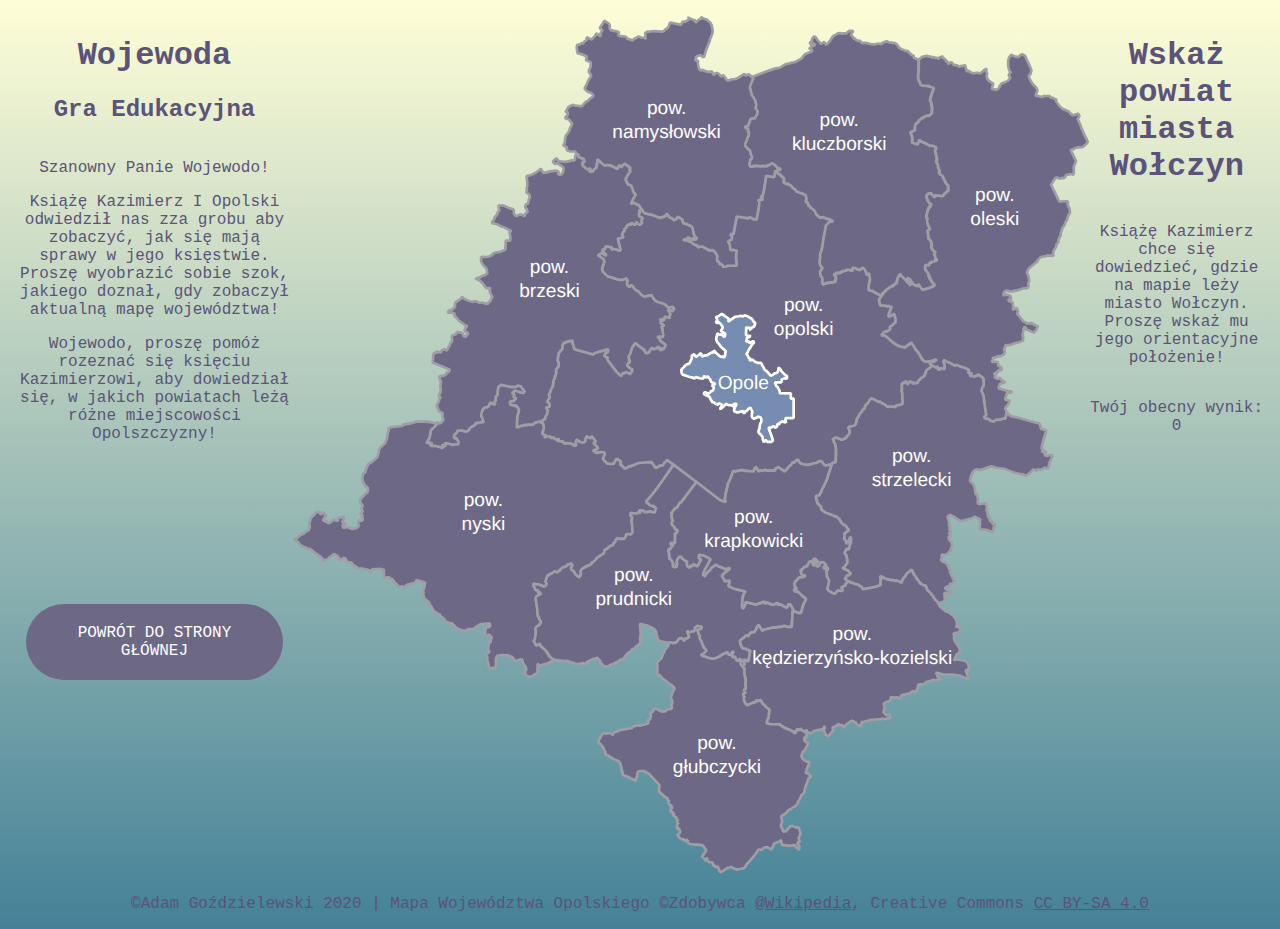
<file: gra.html>
<!DOCTYPE html>
<html lang="en">

<head>
    <meta charset="UTF-8">
    <meta name="viewport" content="width=device-width, initial-scale=1.0">
    <title>Gra Wojewoda</title>
    <link rel="stylesheet" href="./style.css">
</head>

<body>
    <a name="top"></a>
    <div class="container">
        <header class="sidebar">
            <div>
                <h1>Wojewoda</h1>
                <h2>Gra Edukacyjna</h2>
            </div>
            
            <div class="bottom-margined">
                <p>Szanowny Panie Wojewodo!</p>
                <p>Książę Kazimierz I Opolski odwiedził nas zza grobu aby zobaczyć, jak się mają sprawy w jego księstwie. Proszę wyobrazić sobie szok, jakiego doznał, gdy zobaczył aktualną mapę województwa!</p>
                <p>Wojewodo, proszę pomóż rozeznać się księciu Kazimierzowi, aby dowiedział się, w jakich powiatach leżą różne miejscowości Opolszczyzny!</p>
            </div>

            <div id="button-section">
                <!-- Buttons will be displayed here through DOM. -->
            </div>
        </header>


        <div class="mapdiv">
            <svg zxmlns:dc="http://purl.org/dc/elements/1.1/" xmlns:cc="http://creativecommons.org/ns#" xmlns:rdf="http://www.w3.org/1999/02/22-rdf-syntax-ns#" xmlns:svg="http://www.w3.org/2000/svg" xmlns="http://www.w3.org/2000/svg" xmlns:sodipodi="http://sodipodi.sourceforge.net/DTD/sodipodi-0.dtd" xmlns:inkscape="http://www.inkscape.org/namespaces/inkscape" xml:space="preserve" width="210.704mm" height="226.887mm" style="shape-rendering:geometricPrecision; text-rendering:geometricPrecision; image-rendering:optimizeQuality; fill-rule:evenodd; clip-rule:evenodd" viewBox="0 0 210.703 226.886" id="svg2" sodipodi:version="0.32" inkscape:version="0.48.4 r9939" sodipodi:docname="POL powiat brzeski (województwo opolskie) map.svg" inkscape:output_extension="org.inkscape.output.svg.inkscape" version="1.1"><metadata id="metadata35"><rdf:RDF><cc:Work rdf:about=""><dc:format>image/svg+xml</dc:format><dc:type rdf:resource="http://purl.org/dc/dcmitype/StillImage"/><dc:title/></cc:Work></rdf:RDF></metadata><sodipodi:namedview inkscape:window-height="716" inkscape:window-width="1366" inkscape:pageshadow="2" inkscape:pageopacity="0.0" guidetolerance="10.0" gridtolerance="10.0" objecttolerance="10.0" borderopacity="1.0" bordercolor="#666666" pagecolor="#ffffff" id="base" inkscape:zoom="0.86714271" inkscape:cx="526.61795" inkscape:cy="537.75217" inkscape:window-x="-8" inkscape:window-y="-8" inkscape:current-layer="svg2" showgrid="false" inkscape:window-maximized="1"/>
                <defs id="defs4">
                <style type="text/css" id="style6">
                
                .str0 {stroke:#FCF4CD;stroke-width:0.705595;stroke-linejoin:round}
                .fil1 {fill:#F5C080}
                .fil0 {fill:#F6D3AA}
                
                </style>
                
                <style id="style2218" type="text/css">
                
                .str1 {stroke:#FCF4CD;stroke-width:0.182224}
                .str0 {stroke:#FCF4CD;stroke-width:0.182224;stroke-linejoin:round}
                .fil0 {fill:#F5C080}
                .fil1 {fill:#F6D3AA}
                
                </style>
                
            <style id="style6-0" type="text/css">
                
                .str1 {stroke:#FFFFFF;stroke-width:3}
                .str0 {stroke:#FFFFFF;stroke-width:21;stroke-linecap:square;stroke-linejoin:bevel}
                .fil2 {fill:#FFFFFF}
                .fil1 {fill:#768CB0}
                .fil0 {fill:#9EB4D9}
                
                </style>
                </defs>
                <g id="Warstwa_x0020_1">
                <metadata id="CorelCorpID_0Corel-Layer"/>

                <a href="#top" id="opolski">
                <path class="fil0 str0" d="M147.441 108.613l-0.439297 0.126299 0 0.501397 0.123999 0 0 0.126599 0.126599 0.125199c0,0.355998 0.158199,0.493797 0,0.878194l0 0.250598 -0.126599 0 0 0.125399 -0.123999 0 0 0.125499 -0.377197 0.251698 -0.125399 0 0 0.375998 -0.250598 0.250598 -0.501097 0.125099 0 0.125399 -0.251698 0 0 0.125199 -0.501397 0 0 -0.125199 -0.250598 0 0 -0.125399 -0.377197 0 -0.125099 -0.125099 -0.125399 0 -0.125199 -0.125499 -0.627696 0 -0.125399 0.125499 -0.126599 0 0 0.125099 -0.123999 0 -0.125399 0.125399 0 0.125199 0.125399 0 0 0.126599 0.123999 0 0 0.501397 0.126599 0.125099 0.250498 0.375998 0 0.502297 0.126599 0.125399c0,0.498797 0.208699,0.869194 0,1.38089l0 2.75768 -0.126599 0.126599 -0.626496 0 0 0.125399 -0.250598 0.125099 0 0.125499 -0.125099 0.125099 0 0.251998 -0.126599 -0.126599 -0.753195 0 -0.125099 0.126599 -0.751995 0 0 -0.126599 -0.126599 0c-0.241998,-0.242598 -0.626196,-0.505797 -0.626196,-0.877094l-0.753195 -0.126599 -0.125399 0.126599 -0.626296 0.375998c-1.39079,0 -1.79639,1.08989 -4.14117,0.125099l-0.124199 0 -0.125199 -0.250498 -0.126599 0 0 -0.126599 -0.125399 -0.123999 0 -0.126599 -0.125099 -0.125099 0 -0.124299c-0.294298,-0.293598 -0.996693,0.494397 -1.25429,0.751995l-0.250598 -0.251998 0 0.126599 -0.126599 0.125399c0,0.369298 -0.859794,0.987893 -1.12879,1.25429l0 0.126299 -0.250598 0.250598 -0.125399 0 0 0.125399 -0.501197 0.501097 -0.251998 -0.125099 -0.125099 -0.250598 -0.124299 0 0 -0.125399 -0.251698 0 -0.375998 -0.251698 0 -0.124299 -0.251698 0 -0.123999 -0.251698 -0.126599 0 0 -0.125499 -0.751695 0.501497 -0.126599 0.503397 -2.38308 0 -0.250898 -0.251698 -0.752895 0.375998 -0.502497 -0.250598 -0.501197 0.375698 -0.501097 -0.877094 0 -0.251698 -0.377197 0.125399 -0.250498 0.250598 0 0.251698 -0.250598 0.501097 -2.76058 -0.249398 -0.125099 -0.126299c-1.50959,0 -1.15109,0.375698 -2.00749,0.375698l-0.375698 -0.249398 -0.753095 2.00629c-0.0787995,0.484997 -0.501097,0.767495 -0.501097,1.25429l-0.126599 0 -0.501197 2.38428 -0.125399 0.123899 -0.125399 1.25579 -0.251798 0.375698 0.126599 0 0.250598 0.878294c-0.882694,0 -1.03569,-0.100499 -1.75539,-0.627696l-12.0437 -9.15804 -1.75679 -1.25309 -0.501197 0.626596 -0.126599 0 -0.501097 0.753095c-0.761695,0 -1.28739,0.277298 -1.88079,0.752895l-1.12889 -1.63259 -2.00859 0.251998c-0.667296,0.0820995 -1.13179,-0.0292998 -1.75539,0.250598l-2.38318 0.752795 0 0.125499c-0.282198,0.281898 -0.607796,0.375998 -1.00479,0.375998 0,-0.396597 -0.832294,-0.892094 -1.12769,-1.12919l0.250498 -0.751695 -1.12909 -0.753095 -1.00339 1.63019 0 -0.250498c-0.668796,0 -1.31819,0.125399 -1.88199,-0.250598l0.125099 -0.125399 -0.752895 -0.626596 0.126299 0 0 -0.125099 -0.251698 0c0,-0.888594 0.153899,-0.806495 0.502597,-1.50749l-0.250898 -0.375998c-0.592496,-0.147699 -1.33249,-0.149999 -1.88319,0.126599l-0.626496 -0.251698 0.125399 -0.123999 -0.501097 -0.126599 0.250598 -0.375998 0.502297 0 0 -0.125399 0.249298 0 0 -0.125099 0.252098 0 0 -0.251798c-0.383297,-0.383297 -0.786595,-1.01839 -1.25429,-1.25429l0.752895 -0.377097 -1.12889 -1.37859 -0.251698 0.501497c-1.19249,-0.397697 -0.776895,-0.408897 -1.00379,-0.501497l-0.125399 0 -0.250498 1.00379 -0.125199 0 0.125199 0.250498 -0.125199 0.124299 0 0.126599 -0.251998 0c-0.546596,0.551496 -1.42659,-0.315598 -2.00599,-0.627996 -0.154399,0.616496 -0.288598,0.931594 0,1.50479l-0.627696 0.126599 -0.125399 -0.502297 -0.375698 0.251698 -0.126599 -0.251698 -0.501497 -0.250598 0 0.126299 -1.00339 -0.126299 -0.250498 0.250598 -0.502597 -0.375998 0 -0.375998 -0.375998 0.124299 -0.501197 -0.124299 -0.125099 -0.126299 -0.377197 0.126299 -0.125399 -0.250498 0.125399 0 0.250598 -0.251798 -0.126599 -0.125399 -0.374798 0.250598 0 -0.125199 -0.502297 0 0 -0.125399 -0.125399 0 -0.125199 -0.250598 -1.00369 0 0 -0.375998 -1.37939 0 0 0.250898 -0.125399 0.125099 0 -0.375998 0.125399 0 0.125099 -0.125099 0 -0.126599 -0.125099 -0.125099 -0.377197 0 0 -0.125499 -0.375998 -0.125399c0,-1.12389 0.742295,-1.19069 0.251798,-2.38308l0 -0.251798 -0.126299 -0.124199 0 -0.126299 -0.125499 -0.125499 -0.125399 0 0.125399 -0.627696 0.627796 -0.250498 0.250498 -0.878294c0.654696,-0.654696 0.271698,-0.692195 0.501097,-1.25429l0 -0.501197 -0.123899 0 0 -0.126599 -0.126599 0 -0.125199 -0.375898 0.878294 -0.250598 0 -0.753195 -0.125399 -0.125099 0 -0.125399 -0.501097 -0.125199 0.374798 -0.878494 0.126299 0c0.212499,-0.214299 0.125399,-0.584696 0.125399,-0.878294l-0.125399 -0.125199 0 -0.250798c0.491497,-0.490297 0.384497,-1.38469 0.877094,-1.88169l0.126599 0 0 -0.125499 0.125499 -0.125399 -0.125499 -0.125099 0.250598 -1.63149 0.125399 0 0 -0.125399 0.125199 -0.125099 0 -0.377197 0.125399 -0.123999 0 -0.251998 0.126599 -0.123999c0,-0.448297 0.307098,-0.437197 0.125099,-0.879694l0 -0.752895 0.625396 -0.625396c0.116599,-0.282198 0.0755995,-1.30349 -0.123999,-1.50719l-0.125399 0 0.249398 -1.88079 0.126599 -0.125399 0 -0.251798 0.251698 -0.125399 0 -0.125099 0.125499 -0.125499 0 -0.125099 0.123899 0 0 -0.126599 0.251798 -0.123999 0 -0.125399 0.125399 -0.125099 0.125399 -0.627996 -0.125399 -0.125199c0,-0.312398 0.158499,-0.412597 0.377197,-0.626496l0 -0.126599 0.125099 -0.125199 0.250898 0 0.125099 -0.125399 0.377197 0 0 -0.126599 1.50479 -0.249398 0 0.249398 -0.125099 0 0.626196 2.00859 5.01827 1.37969 0.125499 -0.250798c0.859194,-0.286298 1.70879,-0.752895 2.63478,-0.752895l0.125499 -0.126599 1.00369 -0.249398 0 0.249398 -0.126599 0.126599 0.126599 0.125099 0 0.250598 -0.126599 0 -0.125399 0.125399 -0.502297 0.251798 -0.123999 0.375998 -0.125399 0 0 0.125399 -0.125499 0 0.753195 0.502297 0.249398 0 -0.125399 0.626496c0.710595,0.706595 2.94958,4.26517 3.76397,4.26517l0.250498 -0.751695 0.377197 0.123999 0.501397 -0.375998 0 0.126599 0.250598 0 0 0.125399 0.125099 -0.125399 0.627696 0.249398 0 0.126599 0.125499 0.125399 0.502297 -0.878594 0.124199 -0.250598 -0.124199 -0.251698 -0.251798 0 -1.00369 -0.877094 0 -0.125399 0.251998 -0.250598 -0.125399 -0.126599 0.125399 -0.250598 0.250598 0 0.250598 -0.375698 -0.125499 -0.126599 -0.125099 0 0 -0.751895 -0.126599 0 0 -0.377197 0.126599 0 -0.126599 -0.123999c0.748795,-0.748695 0.460997,-2.10179 1.38089,-3.01078l0.375698 -0.502597c0.741995,0.739895 1.67189,1.25599 2.50968,1.88079l0 0.377197 0.125499 0 0 0.125099 0.502597 0.377197 0.123899 -0.377197 0.251798 0.251998 0.753095 -1.38079 0.501097 0.251998 0.123999 0.125099 1.00489 -0.377097 0 -0.375998 0.627996 0.375998 -0.125399 0.377097 0.626496 0.249398 -0.125399 -0.626496 0.501097 0.377097 0.126599 -0.125099 0 -0.125399 0.124299 0 0.377197 -0.878294 -1.50489 -1.12919 0.123999 -0.251698 -0.123999 0 0 -0.125499 -0.125399 -0.125099 0 -0.125399 -0.502597 -0.251798 0.250798 -0.249298 0.125199 0.125399 0.126599 0 0.125399 -0.251998 0.375698 0.375898 0.125399 -0.123899 0.250598 0.123899 0.125099 -1.00249 -0.125099 0 -0.123999 -1.25549 0 -0.123899 -0.251998 -0.375998 0.125399 -0.126599 0.126599 0 0.375698 -0.250598 0 -0.126299 -0.879394 -0.501397 0.377097 -0.627696 -0.501097 -0.125199 0.249098 -0.375998 0.878594 0.375998 0.125099 -1.00249 1.38089 0.375998 0 -0.125399 -0.125399 -0.125199 0 -0.125399 -0.126299 0c0.194899,-0.258798 0.378297,-0.426397 0.378297,-0.754295l-0.126599 -0.123999 0 -0.126599 -0.125399 -0.125099 0 -0.124299 -0.126299 -0.125099 0 -0.126599 -0.124299 0 -0.251698 -0.250598 0.126599 0 0.125099 0.125099 0.124299 -0.125099 0.879394 0.250598 0 0.126599 0.125499 0 0 0.125099 0.125099 -0.627696 0.250598 0c0,-0.313598 -0.159199,-0.410597 -0.375698,-0.627696 -1.38529,0 -0.978793,0.401997 -2.00749,-0.626596 -0.905194,-0.905294 -2.42268,-0.0225998 -3.13628,-1.75659l-0.501097 -0.753095c-0.693095,0 -0.887094,0.377097 -2.00859,0.377097 -0.420797,-0.425797 -0.568496,-0.227998 -1.12889,-1.00369 -0.381497,-0.528096 -1.06809,-0.505497 -1.37969,-1.12999l-0.377097 -0.501197 0 -0.125399 -0.125199 0 -0.375998 -0.250498 -0.375998 0.501097 -0.627696 -0.501097c0,-0.465997 -0.248798,-0.509097 0.126599,-1.25549l-0.126599 -0.124299 -0.250498 -0.377097 -0.125199 0 -0.125399 0.125399c-0.674296,0 -0.479697,0.895594 -3.26138,-0.251698 -2.04999,-0.845494 -0.585896,0.418997 -2.75918,-1.75429l-0.126599 -0.627696 0.126599 0 -0.126599 -0.250798 0.126599 -0.126399c0,-0.956794 0.987593,-1.51969 0.123999,-2.38338 -0.244698,0 -0.816495,-0.564396 -1.00369,-0.751695l-0.250598 0 0 -0.126599 0.126599 -0.125099 0 -0.125399 0.499997 -0.125199 0.125399 -0.125399 0.251698 0 0 -0.125399 0.126599 0 0.123999 0.125399 0.125399 0 0 0.125399 0.126299 0 0 0.125199 0.125499 0.125399 0.125399 0 0.123999 0.125099 0.126599 0 0.125099 -0.125099 -1.12889 -1.00369 0.126599 -0.125499c0,-0.352498 0.354298,-0.375698 0.626596,-0.375698l0.123999 -0.627696 0.378297 -0.125399 1.25429 0.250498 0.123899 0.125499 -0.250498 0.502297c0.873294,-0.436097 0.961494,0 1.75679,0l0 0.124199 0.125199 0 0.125399 0.126299 0.502297 -0.126299 -0.752895 -3.00998 1.50609 -0.375698 -0.377197 -0.627696 0.377197 -0.877094 0.125099 0 0.250598 -0.627696 -0.126299 0 0 -0.250598c0.412597,0.404997 0.628896,-0.589596 0.752795,-0.879794l0.375998 0.125499 -0.123999 -0.374798 0.627796 0.249298 0.249398 -0.626496 0.502297 0.377197 0.375998 0.249298 0.251698 -0.375898 0.125399 -0.501197 0.125199 0.250598 0.125399 0.125399 0.751695 0.501097 0.627696 -0.751595 -0.250598 -0.125499c0,-0.500197 0.167099,-0.585796 0.375998,-1.00369 -0.377997,0 -0.726495,-0.225099 -1.00369,-0.501097 0,-0.345198 -0.216799,-0.409097 0.125399,-0.753195l0.125199 -0.251698 -0.374498 -0.375998 1.00219 -0.250598 0.375998 0.626596 0 0.125399 0.251698 0.126299 0.125499 0.125499 0.626496 0 0.125199 0.125399c0.558496,0 2.22869,0.467997 2.63508,0.878294l0.751695 0.125099 0.126599 -0.375698 0.125399 0.250598 1.00379 -0.375998c0,-0.315898 0.154099,-0.406197 0.375698,-0.627696 0.149699,0.299498 0.511597,1.00369 0.879694,1.00369l0 0.125099 0.375698 0 0.626596 0.627696 0.125399 -0.125099 0 -0.126599 0.250598 0.126599 0.627696 -0.878294 1.25429 0.878294 0 0.501097 0.126599 0.125499 0 0.250498 0.751695 0.125199 0.125399 0.126599 0.878294 0.374798 0.125099 0 0.250898 0.251698 0.126299 0c0.654096,0.666696 0.200699,1.95319 0.877094,2.63368l0.627696 0.627696 -0.125099 0 -0.125399 0.125499 -0.126599 0 -0.125199 0.126599 -0.501097 0 0 -0.377197 -0.125399 -0.125399 -0.125499 0.502597 -0.627696 -0.252098c-0.232998,-0.232898 -0.431097,-0.250498 -0.751695,-0.250498l0 0.125399 -0.126599 0 -0.125099 0.377197 -0.251998 0 -0.123999 -0.126599 -0.251698 0 0 0.126599 -0.124299 0 0 0.123899 0.124299 0 0 -0.123899 1.00339 0.249398 0.125399 0.126599 0.126599 0 0.125199 0.125099 0.375898 0 0.125499 0.126599 0.126299 0 0 0.123999 0.250498 0.125399 0 0.126599 0.377197 0.123999 0 0.125399 0.124299 0 0.125099 0.125099 0.377197 0 0 0.126599 0.375998 0.125199 0 0.250798 0.125099 0.125099c0.285998,-0.285398 1.10629,-0.125099 1.50629,-0.125099l-0.126599 0.125099 0.502297 0.252098c0.513997,0 0.598096,0.775095 1.75569,0.499897 0.519597,-0.123599 1.28389,1.10049 1.37939,1.50719l0 1.37969 0.377197 0.125199 0 0.125399 0.250598 0.125099 0 0.125499 0.125399 0 -0.125399 0.250498 0.125399 0.126599 0.377097 0 0.125199 0.125199 0.125399 0 0.251698 0.626496 0 -0.125099 0.626596 0 0.125399 -0.125399 0.251798 0 0 -0.125499 2.50848 0c0,-1.00569 -0.584296,-3.17638 0.125199,-3.88907l-1.25549 -0.375998 -0.123999 0.124199 -0.502497 0 0 0 0.125399 -0.124199 0 -0.125199 -0.125399 0c0,-2.26348 -0.502297,-1.22319 -0.502297,-2.13249l0.126599 0 0.125099 -0.126599 0.125399 0 0.375698 -0.249398 0.126599 -0.126599 0 -0.125499 0.125399 -0.125099 0 -0.502597 -0.377097 -0.375698 0 -0.125399 -0.125399 -0.125099c0.293898,0 0.663996,-0.0870994 0.878494,0.125099l0.878294 -4.76627 3.26028 0.499997 0 -0.375998c0.455097,0.152699 0.911094,0.283398 1.25539,0.627696l0.753195 0c0.112499,-0.789795 0.947194,-4.57017 0.626596,-4.89167l-0.125499 0 -0.125399 -0.250598 0.626596 0.123999 0 -0.250598 0.753095 0 -0.250598 -0.123899 0 -0.252098 -0.375898 -0.375698 0 -0.126599 0.375898 0.126599c0.585296,-1.75799 0.700695,-3.69798 1.00379,-5.52086l2.13249 0.377197 0.250598 -1.63139 0.752895 0.126599 -0.126299 0.501397 0.378297 0.125099 0.123999 0.125399 0.375998 0 0 0.375698c0.531896,0.267598 1.00479,0.601396 1.00479,1.25429l-0.125399 0.125499 -0.126599 0 0.126599 0.502297 0.125399 0 0.125199 0.125399 0.501397 0.125099 0.125099 0.126599 0.377197 0 0.125399 -0.126599 -0.125399 0.252098 0.501097 0.123899 0.375998 0.502597 0.126599 0 0 0.250598 0.250598 0 0.250498 0.250498 0.125499 0 0.250498 0.251798 0.125199 0 -0.125199 0.375998c0.494997,0 0.969194,0.501097 1.50609,0.501097l0 0.126599 0.501097 0 0 0.125399 0.126599 0 0.123899 0.125199 0.252098 0c0.307098,0.310598 0.0998993,0.851594 0.375998,1.13029l-0.250898 0.877094 0.627996 0 -0.125399 0.375698 0.125399 0 0.123999 0.627996 0.377197 0 0 0.125099 0.126599 0.125499 0 0.251698 0.499897 0.123999 0 0.126599 0.125199 0 0 0.125399 0.126599 0 0 0.125099 0.125399 0 0 0.124299 0.125099 0c0.270798,0.272798 0.375998,0.356898 0.375998,0.753995l0.126599 0.125499 0 0.125399 0.877094 0.878294 0.377197 0.125099 0.125099 -0.125099 0.375998 0 0.125199 -0.126599 0.250498 0.251698 0.251998 0 0.123999 0.124299 0.251998 0 0 0.126599c0.530196,0 1.15609,0.265498 1.63119,0.501097l-0.125099 0.377197 -0.502597 -0.250598 -1.00349 1.00219 0 0.125499 -0.125399 0c0,0.932194 -0.502597,1.82019 -0.502597,2.76028l-0.125099 0.125099c0,2.07339 -1.00259,4.61187 -1.00259,5.27026l0.125499 0c-0.189599,0.757295 -0.360198,2.14699 0.250498,2.75918l0.125499 0 0.250498 0.376897 -0.375998 0.375898 0 0.375998 -0.375998 0.126599 0.250898 1.37949 0.250598 0 0 0.125399 0.125099 0.125099 0.125399 1.88199 0.627696 -0.377097 2.63368 -0.377197c0.454597,-1.36329 0.126599,-0.844894 0.126599,-1.50479l-0.126599 0 0 -0.125199 -0.377097 -0.375998 0.627696 0 0.125399 -0.502297 0.879494 0.251798 0.375998 -0.377197 0.627696 -0.250598 0.501097 0 0.250598 -0.250498 0.377197 -0.125499 1.12909 0.375998 0.125199 -0.751895 0.375998 -0.126399 0.125399 0.126399 0.250498 0c0.272898,0.273398 0.748195,0.501397 1.12889,0.501397l0.753195 -0.627796 0.627696 0.502297c0,0.545096 0.501097,0.881594 0.501097,1.50609l0.627696 -0.502297c0.590796,1.77059 -0.125099,1.97579 -0.125099,4.51707 0.336098,0 1.25779,0.231598 1.62999,0.499997l1.63029 0.878294 -0.626596 1.12879 0.377197 1.50489 1.37939 0 0.125399 0.126599 0.877094 0 0.125199 0.125399 0.502597 0c-0.263198,0.525497 -0.877194,2.08779 -0.877194,2.63488l0.501197 0 0.877094 -0.627696 0.251998 0 0 0.125399 0.125199 0 -0.125199 0.125099c0,0.783695 0.515197,0.624196 0.251798,1.75689l0 0.250598c-0.337598,0.111899 -0.467797,0.178999 -0.627796,0.502297l-0.125399 0 0 0.124199 -0.754295 0.503497 0.126599 0.751995 -0.501197 0.125099 0 0.125399 -0.251698 0.125199 -0.125399 0.125399 -0.501097 0 -0.125499 0.126599 -0.377097 0.125099c0,0.328798 -0.286698,0.537496 -0.502297,0.751995l0.502297 0 0.125399 -0.126599c0.462097,0 2.01359,1.72199 2.76028,2.26038 1.00019,0.721195 1.71609,1.00249 3.01088,1.00249l0 -0.125399 1.50479 -1.12889c0.282798,0.376897 1.00369,1.15609 1.00369,1.63149 1.21269,1.20969 0.271098,0.357498 1.00369,1.25399 0.627796,0.767795 0.819095,1.89489 1.50489,2.00619 1.49049,0.242098 1.96549,-0.110699 3.13628,-0.501397l0 0.251998 -0.627696 0.501197 -0.124299 -0.125199 -0.752895 0.125199 -0.125399 0.125399 0 0.502297 0.250598 0 0.125399 0.125399 0.377197 0 -0.252098 0.125199 0.125499 0 0 0.125399 -0.375998 0 0 0.375998 -0.125199 0 0 0.125099 -0.125399 0 0 0.126599 -0.126599 0 -0.125099 0.125199 -0.250598 0 0 0.124199 -0.125399 0 0 0.126599 -0.123999 0 0 0.125099 -0.251998 0 0 0.250598 -0.125099 0 0 0.377197 0 0 0 0.249398 -0.126599 0 0 0.126599 -0.123999 0 0 0.377097c-0.367198,0.359598 -0.599296,0.751695 -1.12919,0.751695l0 0.250598 -0.125099 0 0 0.125399 -0.251998 0.125399 -0.250598 0.376897 0 0.124299 -0.125099 0 0.125099 0.126599 -0.251698 0.251698 0 -0.126599 -0.249398 0 -0.126599 0.126599 -0.375698 0 -0.125399 -0.251698 -0.250598 0.251698 -0.250598 0 0.123999 -0.251698 -0.375998 0 0 -0.126599 -0.125099 0 -0.125499 0.126599 -0.125099 -0.126599 -0.125399 0 0 0.251698 -0.126599 0 -0.125199 0.126599 -0.125399 0 0 0.249398 -0.125099 0 0 -0.125399 -0.125499 0 0 -0.123999 -0.125399 0 0 -0.126599 0.125399 -0.125099 0 -0.126599 -0.250498 0 0 -0.124299 -0.250598 0 0 0.124299 -0.126599 0.126599 -0.125399 0.251698 -0.123999 0 0 -0.126599 -0.126599 0 0 0.126599 -0.375698 0 0.123999 0.374498 -0.123999 1.38089 0 0.502597 0.123999 0.123999 0.126599 3.01078 -0.501397 0.252098 -1.25549 0.250498 -0.123899 0.375698c-0.369298,0 -1.30939,-0.195699 -1.50749,0l-0.125199 -0.125099 -0.626496 0.125099 0 -0.125099 -0.125399 0 0 -0.250598 -0.125199 0 -0.375998 -0.250498 -0.125099 -0.126599 -0.126599 0 -0.125399 -0.125499 -0.375698 -0.125099 0 -0.125399 -0.126599 0 0 -0.125199 -0.125499 0 -0.123899 -0.125399 -0.627796 0 -0.125399 -0.125399 -0.126599 0 -0.125099 -0.126299 -0.125499 0 0 -0.124299 -0.250498 0 0 -0.126299 -0.125199 0 0 -0.125399 -0.250798 0 -0.125099 -0.125399 -0.375998 0 0 -0.126399 -0.126599 0 -0.125199 0.126399 -0.125399 0 0 0.125399 -0.125099 0 -0.250598 0.502297 -0.126599 0.125399 0 0.125399 -0.125399 0 -0.125199 0.375698 -0.502597 0.375998 -0.123899 0.377197 -0.125399 0.125099 0 0.501397 -0.250598 0 0 0.126599 -0.251698 0 0 0.125199 -0.125499 0.125399 -0.125099 0.377197 -0.250898 0.123899 0 0.126599 -0.126299 0.125199 0 0.124199 -0.125399 0 -0.501097 1.00489 -0.126599 0.125199 -0.249398 0.375998 0 0.627696 -0.126599 0.126599 -0.125199 0.625096 -0.125399 0c0,0.418997 -0.984893,0.501397 -1.31609,0.501397z" id="path10" style="fill-opacity:1;marker-start:none;stroke-width:0.70555246000000005;stroke-miterlimit:4;stroke-dasharray:none"/>
                </a>

                <a href="#top" id="namyslowski">
                <path class="fil0 str0" d="M114.51 16.7859l0 -0.250598 -0.125399 -0.125399 0 -0.125399 -0.125199 0 0 -0.251798 -0.126599 0 -0.249398 -0.375998 -0.251698 0.125499 -0.125399 0.126599 -0.377197 0 -0.250498 -0.252098 0 -0.250498 -0.123999 0 0 -0.125199 -0.126599 0c-0.375698,-0.375698 -0.441097,-0.125399 -0.877094,-0.125399l-0.251798 0.250598 0 0.125399 -0.251998 0 -0.123999 -0.250598 -0.125399 -0.125399 0 -0.251698 -0.251698 -0.250598 -0.125199 0 -0.125399 0.126299 -0.878294 0 -0.125399 -0.126299 -0.375998 0 -0.502297 -0.250498 -0.125399 -0.250898 -0.375698 0.250898 -0.252098 0 -0.123899 0.125099 0 -0.125099c-0.633896,-0.631896 -0.627696,-1.78009 -0.627696,-2.63398l-0.627796 0 0 -0.502297 0.125199 0 0 -0.375998c0.339298,-0.339098 0.610996,-0.306298 1.00489,-0.502597l0.125399 0.125399 0.123899 -0.125399 0.126599 0 0 0.125399 0.125499 0 0 0.125399 0.125099 0 0.125399 0.126299 0.377197 0.125499 0.501097 -1.75659 1.12889 -2.75908 -0.125099 0c0.877094,-2.05259 1.01799,-1.81109 0.501097,-4.01457 -0.177899,-0.758495 -1.00199,-1.12449 -1.37939,-1.50629 -0.361098,0 -0.866594,-0.113799 -1.12919,-0.375698l0 -0.125499 -0.250598 0 0 0.125499 -0.250498 0.375698 -0.125399 0 -0.126399 0.126599 -0.125399 0 0 0.123899 -0.250498 0 0 0.126599 -0.125499 0 0 0.125399 -0.250498 0 0 0.250598 -0.251798 0.125399 -0.125399 -0.627996 -0.626596 -0.123899 -0.126299 -0.126599 -0.124199 0 0 -0.125199 -0.627696 0 -0.125199 -0.375998 -0.251998 0.125499 0.251998 0.125099 0 0.125399 0.250598 0.125199 -0.125399 0 -0.377197 0.250498 -0.123999 0.126599 -0.126599 0 -0.377097 0.249398 -0.123999 0.126599 -0.125399 -0.126599 -0.502297 0 -0.375998 0.753195 0 0.126599 -3.01088 -0.627796c0,0.331198 -0.405597,1.50489 -0.753095,1.50489l-0.125199 0.125099 -0.125399 0 -0.125099 0.251798 -0.125499 0 -0.375998 0.375898 -0.126599 0 -0.125099 0.125499c-0.772795,0 -2.75618,-0.260798 -3.38688,0l-0.502497 0.125099 0 -0.125099 -0.125199 0 -0.626496 0.377097 0.125399 1.62999 0 -0.125099 -0.125399 0 -0.125499 -0.126599 -0.125099 0 0 -0.123999 -0.878294 0 0 -0.125399 -0.878594 -0.250598 0.125499 0.250598 -0.250598 0 -0.125399 0.125399 -0.627796 0.250598 -0.125099 0c0,0.258498 -0.292498,0.397097 -0.501397,0.501097l-0.251798 -0.249398 -0.250498 0 -0.125499 -0.126599 -0.375698 0 0 -0.125099 -0.125399 0.125099 -0.126599 -0.125099 0 -0.126599 -0.125099 -0.123999 0 -0.125399 -0.125399 0 0 -0.126599 -1.75549 -0.249398 -0.126599 -0.126599 -0.125099 0.126599c-0.149399,-0.448997 -0.0822995,-0.587296 0.125099,-1.00489l-2.25768 -0.499897 0 -0.126599 -0.125399 -0.125199 0 -0.126599 -0.125399 -0.125099 0 -1.12919 -0.250598 0 -0.125099 -0.250498 -0.126599 0 0 -0.125199 -0.501097 -0.125399 -0.126599 -0.126599 0 -0.123999 -0.249398 -0.125399 -1.25549 2.00629 0.754295 0.503497c-0.807895,1.20619 -0.503697,0.504897 -0.503697,1.63019l-1.12769 -0.753095 -0.251998 0.501097 0 0.126599c-0.435797,0.217999 -0.694595,0.633296 -1.00229,1.00369l-1.25549 -0.627696 -0.125399 0.877094 -0.125099 0 -0.125399 0.126599c-0.208399,0 -0.501197,0.292798 -0.501197,0.501097 -0.197199,0.195199 -0.482897,0.125499 -0.753095,0.125499l0 0.125099 -0.126599 0.126599 -0.751695 0.123999c-0.442197,0.446597 0,1.48899 0,2.00859l-0.125399 0.125399c0.923694,0.182899 1.82799,0.518997 2.63388,1.00339l-0.250498 0.877194 1.25429 0.627696 0 1.12909 -0.250898 0.627796 -0.125099 0.125099 -0.125499 0.375998 0.250598 0.125399 -0.125099 0.126299 -0.125499 0 0 0.124299 0.125499 0 0.375998 0.627696 0.125099 0.125099 0 0.125499 0.126599 0 -0.126599 0.126599c0,0.00349998 -0.991093,1.28939 -1.12889,2.13249l-0.627696 1.12889c0.224199,0.222099 0.564996,0.877094 0.879494,0.877094l0.125399 0.125399 0.751695 0.126599 0 0.125199 0.126599 0.126599 0.125099 0 0.375998 0.625396c-0.384497,0.190999 -0.677795,0.752795 -1.12879,0.752795l0 0.126599c-0.217199,0.217199 -0.565596,0.625396 -0.878294,0.625396l-1.00369 1.12999 -0.502597 0.125499 -0.125199 -0.125499 -1.37969 -0.125099 -0.125099 -0.125399 -0.125399 0 -0.125199 -0.125499 -1.00369 0.501497 -0.126599 0 -0.877094 1.50479 0.627696 0 -0.126599 1.00489 -0.375698 0 0 0.125099 -0.125399 0.124299 0 0.377197c0.296898,0.295098 0.367798,0.253698 0.753095,0.125099l0.877194 1.13029 0.126599 0c0,0.697795 -0.753195,1.30529 -0.753195,2.00599l-0.375998 0.627696c-1.16899,1.14469 -0.529196,1.15579 -0.878294,2.63368l-0.377097 0.627696 1.00489 0.501497 -0.125199 0.502297 0.249098 0.375998 0.251998 0 0.123999 0.125399 0.126599 0 0 0.251698 0.125099 -0.126599 1.50519 0 0 0.126599 0.125099 0.125199 0 0.125399 0.126599 0.123999 0.125199 0.251998 0.375898 0 0 0.751695 0.627796 0.126599 0.125399 0.125399 0.125099 0 0 0.125099 0.125499 0.125499 0.377097 -0.125499 0.249398 0.878294 -0.626496 0.125499 0.125099 0.878194 1.25569 1.00379 0.751695 -0.252098 0.125499 0.502597 -0.375998 0.125199 0 -0.125199 -0.125499 0 0.375998 0.375998 0.753195 -0.124199 0.375698 -0.627796 0.125399 0 0 -0.126599 0.377197 -0.123899 0.123899 -0.754395 0.126599 0 0 -0.123899 -0.126599 -0.125399 0 -0.250598 0.126599 -0.126599 0 -0.878294c0.643296,0.213899 1.06849,1.25549 1.63029,1.25549l0 0.125399 0.377197 0.250498c1.12859,-0.570196 2.41038,0.385697 3.38678,0.878294l0.375698 -1.00489c0.215099,0.215099 0.424997,0.503797 0.753195,0.503797 0,-0.505197 0.333798,-0.668196 0.752895,-0.879494l1.50629 1.13009 -0.377197 0.499897 0.377197 0.251798 -0.879794 1.25419c0,0.305698 -0.276598,0.656496 -0.501097,0.878594l0.125399 0.125199 0 0.250498 0.125199 0 0 0.377197 0.250498 0.250598 0 0.125399 0.251998 0.377197 0.375698 0 0 0.123899 0.125499 0 0.126599 0.126599 0.123899 0 0.125499 0.125399 0 0.126299 0.126299 0.124299c0,0.581096 0.501397,1.12649 0.501397,1.75659l0.502297 0c-0.179099,0.886794 -0.921394,1.50009 -1.12999,2.38308l-0.125499 0.250598 0.251798 0.125399 0.124199 -0.125399 0.125199 0 0 -0.125099 0.126599 0 0 -0.125499 1.50479 0.753195 0 0.125399 0.250598 0.125099 0 0.125499 0.251998 0.375698c0.419397,0.211899 0.420497,0.675496 0.751695,1.00369l0 0.125399 0.251698 0.126299 0.125499 0.125499 0.626496 0 0.125199 0.125399c0.558496,0 2.22869,0.467997 2.63508,0.878294l0.751695 0.125099 0.126599 -0.375698 0.125399 0.250598 1.00379 -0.375998c0,-0.315898 0.154099,-0.406197 0.375698,-0.627696 0.149699,0.299498 0.511597,1.00369 0.879694,1.00369l0 0.125099 0.375698 0 0.626596 0.627696 0.125399 -0.125099 0 -0.126599 0.250598 0.126599 0.627696 -0.878294 1.25429 0.878294 0 0.501097 0.126599 0.125499 0 0.250498 0.751695 0.125199 0.125399 0.126599 0.878294 0.374798 0.125099 0 0.250898 0.251698 0.126299 0c0.654096,0.666696 0.200699,1.95319 0.877094,2.63368l0.627696 0.627696 -0.125099 0 -0.125399 0.125499 -0.126599 0 -0.125199 0.126599 -0.501097 0 0 -0.377197 -0.125399 -0.125399 -0.125499 0.502597 -0.627696 -0.252098c-0.232998,-0.232898 -0.431097,-0.250498 -0.751695,-0.250498l0 0.125399 -0.126599 0 -0.125099 0.377197 -0.251998 0 -0.123999 -0.126599 -0.251698 0 0 0.126599 -0.124299 0 0 0.123899 0.124299 0 0 -0.123899 1.00339 0.249398 0.125399 0.126599 0.126599 0 0.125199 0.125099 0.375898 0 0.125499 0.126599 0.126299 0 0 0.123999 0.250498 0.125399 0 0.126599 0.377197 0.123999 0 0.125399 0.124299 0 0.125099 0.125099 0.377197 0 0 0.126599 0.375998 0.125199 0 0.250798 0.125099 0.125099c0.285998,-0.285398 1.10629,-0.125099 1.50629,-0.125099l-0.126599 0.125099 0.502297 0.252098c0.513997,0 0.598096,0.775095 1.75569,0.499897 0.519597,-0.123599 1.28389,1.10049 1.37939,1.50719l0 1.37969 0.377197 0.125199 0 0.125399 0.250598 0.125099 0 0.125499 0.125399 0 -0.125399 0.250498 0.125399 0.126599 0.377097 0 0.125199 0.125199 0.125399 0 0.251698 0.626496 0 -0.125099 0.626596 0 0.125399 -0.125399 0.251798 0 0 -0.125499 2.50848 0c0,-1.00569 -0.584296,-3.17638 0.125199,-3.88907l-1.25549 -0.375998 -0.123999 0.124199 -0.502497 0 0 0 0.125399 -0.124199 0 -0.125199 -0.125399 0c0,-2.26348 -0.502297,-1.22319 -0.502297,-2.13249l0.126599 0 0.125099 -0.126599 0.125399 0 0.375698 -0.249398 0.126599 -0.126599 0 -0.125499 0.125399 -0.125099 0 -0.502597 -0.377097 -0.375698 0 -0.125399 -0.125399 -0.125099c0.293898,0 0.663996,-0.0870994 0.878494,0.125099l0.878294 -4.76627 3.26028 0.499997 0 -0.375998c0.455097,0.152699 0.911094,0.283398 1.25539,0.627696l0.753195 0c0.112499,-0.789795 0.947194,-4.57017 0.626596,-4.89167l-0.125499 0 -0.125399 -0.250598 0.626596 0.123999 0 -0.250598 0.753095 0 -0.250598 -0.123899 0 -0.252098 -0.375898 -0.375698 0 -0.126599 0.375898 0.126599c0.585296,-1.75799 0.700695,-3.69798 1.00379,-5.52086l2.13249 0.377197 0.250598 -1.63139 0.752895 0.126599 0 -0.502297 0.627696 0.250498 0.124299 -0.502597 -0.751995 -0.123899 -1.12889 -1.25429 -0.627696 0.124199 -0.125399 0.126399 -0.126399 0 0 0.125399 -0.375898 0 -0.123999 0.123899 -0.125399 0 -0.126599 0.126599 0 0.125499 -0.878294 0 -0.123999 -0.125499 -0.126599 0 -0.125399 0.125499c-0.916694,0 -1.84689,-0.200199 -2.63368,0.125099 -0.300398,0.124299 -0.560896,-0.0594996 -0.753195,-0.250598l0 -0.126599 -0.125099 0c0.254898,-0.507797 0.250598,-0.941794 0.250598,-1.50479l0.375898 -0.125099 0 -0.125499 0.125199 -0.125099c0,-0.368698 0.00849994,-0.494697 -0.250598,-0.753195l-0.250498 -1.25419 -0.250598 0 0.250598 -0.250598c-0.294598,0 -0.753195,0.0324998 -0.753195,-0.375998l-0.123999 0 0 -0.251698c-0.353398,0 -0.377097,-0.354598 -0.377097,-0.627796l-0.126599 0 0.126599 -0.124199 0 -0.251798 0.250498 -0.626496 0.126599 -0.126599 0.123999 -0.626296 0.125399 -0.125399 0 -0.125399 0.250598 -0.125199 0 -0.879694 0.126599 -0.123999 0 -0.125399 -0.377197 -0.250598 0.250598 -0.627696 -0.877094 -0.377197 0 -0.250498c0.206299,-0.205799 0.387097,-0.120199 0.626496,0 0.148899,-0.589096 0.627796,-1.29359 0.627796,-1.88199 0.217099,-0.214599 1.16339,-0.375698 1.50479,-0.375698l-0.125399 -0.125499 0 -0.251698 0.125399 0 0 -0.124299 0.126599 0 0 -0.251698 0.250598 -0.375998 0.125099 -0.125099 0 -0.627696 -0.125099 0 0.125099 -0.125499 -0.125099 0 0 -0.125399 -0.125499 0 0 -0.125099 -0.125099 0 0 -0.125499 -0.126599 0 0 -0.126299 -0.125399 -0.125399 0.125399 -0.501097 0.126599 0 0 -0.627796 -0.126599 -0.124199 0 -0.251798 -0.125399 -0.125399 0 -0.502297 -0.250598 -0.249398c0,-0.514597 -0.408197,-0.787395 -0.752895,-1.12879l0 -0.502597 -0.125399 -0.125199 -0.123899 -0.878494 -0.252098 -0.250598c0,-0.598396 0.501397,-0.998693 0.501397,-1.63139l0.125199 -0.125199 0.377097 -0.878294 -0.377097 -0.250798c0,-0.244398 -0.275798,-0.375698 -0.501097,-0.375698l-0.125499 -0.252098 -0.125099 0 0 -0.125099c-0.278398,-0.275798 -0.705695,0.101699 -1.00369,0.250598l-0.375998 -0.501197 -1.50599 1.00349 -0.125499 0.125399 -0.125099 0 0 0.125399 -0.375998 0 -0.125099 0.125199 -1.25579 0.125399 -0.125099 0.125099 -0.125399 0 -0.125199 0.125499 -0.250498 0 -0.126599 0.126599 -0.249398 -0.252098 -0.251798 0 0 -0.125099 -0.125399 0z" id="path12" style="fill-opacity:1;stroke-width:0.70555246000000005;stroke-miterlimit:4;stroke-dasharray:none"/>
                </a>

                <a href="#top" id="kluczborski">
                <path class="fil0 str0" d="M135.753 47.7375l0.125399 0.626496 -0.250498 0.878294 0.626496 0 -0.125399 0.375998 0.125399 0 0.126299 0.626596 0.375998 0 0 0.126599 0.125499 0.125099 0 0.250598 0.125099 0 0.125399 0.125399 0.250598 0 0 0.125099 0.126599 0 0 0.126599 0.125099 0 0 0.124299 0.124299 0 0 0.125099 0.126299 0c0.270798,0.273098 0.375998,0.355198 0.375998,0.753195l0.125399 0.125099 0 0.125399 0.878294 0.879494 0.125399 0 0.125199 0.125399 0.126599 0 0.125099 -0.125399 0.375998 0 0.125399 -0.126599 0.250598 0.251998 0.626496 0.123999 0 0.126599c0.530196,0 1.15699,0.264298 1.63119,0.501097l-0.123999 0.375998 -0.503697 -0.250598 -1.00349 1.00379 0 0.125099 -0.124199 0 -0.752895 4.01457c-0.157099,0.958294 -0.106399,2.16599 -0.626496,3.01108l-0.251798 1.12769 0.125199 0c-0.103199,0.413497 -0.411497,2.76028 0.377097,2.76028l0 0.126599 0.250598 0.250598 -0.375998 0.375698 0 0.377197 -0.376897 0.125399 0.251798 1.37939 0.250498 0 0 0.125399 0.125499 0.125499 0.125099 1.88169 0.878294 -0.376897 0.124199 -0.124199 2.25918 -0.251798 0.251698 -1.25429 -0.126599 -0.125399 0 -0.125099 -0.125099 0 -0.375998 -0.501197 0.627696 0 0.125499 -0.502497 0.123899 0.126599c0.589396,0 0.655296,0.222699 1.12889,-0.252098l0.627696 -0.250498c0.368998,0 0.494397,0.00819995 0.753195,-0.250598l0.250498 0 0.125499 -0.126599 1.12879 0.377197 0.125199 -0.752895c0.662596,-0.329698 1.16979,0.502297 1.88339,0.502297l0.751695 -0.627696 0.626596 0.501097c0,0.348698 0.136499,0.512597 0.377097,0.753195l0.125199 0.751595 0.626496 -0.501097 0.252098 1.88199 -0.125499 0.125499 -0.126599 0.878194 -0.125099 0.125199 0 1.50509 1.00339 0.125199c0.597896,0.603396 1.50779,0.881794 2.25918,1.25539 0.618596,-1.24169 2.42528,-2.17419 2.75908,-2.50858 0.312398,0 0.411797,-0.159699 0.626596,-0.377097l0.125399 0 0.627696 -0.501097c0,-0.763995 0.476597,-1.84719 1.00379,-2.38438l0 0.502297c0.996693,0.662596 1.78149,1.78329 2.63478,2.63398l-0.878294 -2.00739 0.125199 0 0 0.126599 0.251998 0.125099 0 -0.125099 0.123999 0.125099 0.125399 0 0 0.125499 0.251698 0.250498 0.125499 0 0 0.252098 0.125099 0 0 0.123899 0.250598 0.125199 0 0.377097c0.297998,0.295398 0.691295,0.501397 1.13029,0.501397l0.125099 0.126299 0.124299 0 0 -0.251698 0.126599 0 0.125099 -0.125399 0.126599 0c0,0.311498 0.640296,1.14289 0.877094,1.37969l2.00749 -0.501097 1.25399 -0.753195c-0.788895,-0.790695 -1.75659,-2.17829 -1.75659,-3.38678l-0.501097 -0.375998 0 -0.125199 -0.250598 -0.125399 0 -1.25549 1.00219 0c0,-0.748995 0.395397,-0.732595 1.00379,-0.878294l0.126599 0 0.125099 -0.125399 0.626596 -0.250498 0.126599 0 0.123899 -0.250598 -0.375698 -0.125399 -0.375998 -1.63119 0.375998 -0.250598 -0.626496 -0.377097 0 -0.125399 -0.252098 0 0 -0.375998 -0.250498 -0.125199 0 -0.627696 0.126599 -0.125399 -0.251798 -1.25429 -0.125399 0 -0.250598 -0.375698 -0.251698 0c0,-0.713595 -0.0248998,-1.57669 -0.249398,-2.25798l0.626596 -0.377197c-0.468597,-0.931894 -0.753195,-1.70379 -0.753195,-2.75908l0.126599 -0.126599 -0.377097 -0.375998 0.250498 -0.752895c0,-0.816095 0.559196,-1.93769 1.12889,-2.50848l-0.125199 -0.125499 -0.125399 0c-0.167899,-0.167899 -0.502297,-0.386797 -0.502297,-0.627696 -0.290998,-0.287498 -0.375998,-0.463897 -0.375998,-0.878294l-0.125399 -0.123899 0 -0.754395 0.375998 -0.249398 0 -0.126599 0.753095 -0.125099c0.289598,0.483797 0.458697,0.947494 1.00349,1.12889l0.125399 -0.627796 0.753095 0.251798 0 -0.125199c0.387797,0.193699 0.824695,0.125199 1.25429,0.125199l0.502297 -0.627796 0.125499 0 0.123899 -0.250498 0.126599 0 0.249398 -0.375698 0.126299 0 0.251998 -0.251998 0 -0.249398 -0.126599 -0.126599 0 -1.00349c-0.227098,0 -0.284498,-0.191599 -0.375898,-0.375998l-0.125199 0 0 -0.125399 -0.126599 -0.125099 0 -0.252098c-0.505197,-0.505197 -0.533596,-1.28649 -1.00249,-1.75539l-0.126299 0 0 -0.125099 -0.375998 -0.125399 0 -0.126599 -0.125499 0 -0.125099 -0.627796 0.125099 0 0 -0.499897 -0.125099 0 0 -0.126599c-0.289798,-0.289298 -0.312698,-0.503197 -0.125399,-0.878294l-0.627696 -1.12889c0.501697,-0.992793 -0.125199,-1.21469 -0.125199,-2.38308l-0.125399 0 0 -0.627696 0.125399 0 0.125199 -0.751995 -1.12769 -0.502297 -0.754395 0.126599 0 -0.126599c-1.22989,-0.822895 -1.13139,-0.592596 -2.13249,-1.00369l-0.499997 -0.502597 -0.378297 1.25569 -1.50489 -0.501397c0.296298,-0.889994 0.0339998,-1.81579 -0.375998,-2.63488l0.125499 -0.125399 0.125099 0 0 -0.126599 0.502597 -0.125099 0 -0.124299 0.375698 0c0,-1.37469 0.250898,-1.70619 0.250898,-1.75659 0.183399,-0.0913994 0.376797,-0.149399 0.376797,-0.375998l0.124299 0 0.251698 -0.251698 0 -0.125399 0.250598 -0.250598 0.125399 0 0.250598 -0.377097 0.126599 0 0.123899 -0.125199 0.627796 -0.375998 0.375998 -0.123899 0.126599 -0.126599 0.751595 0 0.878294 -0.878294 -0.123899 -0.125499 -0.126599 0c0.435497,-0.653496 0.0611996,-1.14929 0,-1.88079l-0.125199 -1.00339 -0.250498 0c0,-1.30089 0.878294,-2.56658 0.878294,-3.13748l0.125099 0 -0.125099 -0.501397 -1.63149 -0.375698 -0.125399 -0.125399 -1.25549 0 -0.123899 -0.126599 -0.252098 -0.123999c0,-0.442197 -0.183999,-0.816195 -0.501097,-1.13029 0,-0.421697 -0.338498,-1.18309 0,-2.00719l0 -3.51228 -0.627696 -0.125099 -0.125099 -0.125399 -0.250898 0 0 -0.125199 -0.125099 0 -0.126599 -0.126599 0 -0.501097 -0.123999 0 0 -0.125399 -0.251998 0.125399 -0.375698 -0.375998 0 -0.126599 -0.125499 0 -0.125099 -0.125399 -0.251998 0 0 -0.375698 -0.123999 0 0 -0.125399c-0.214799,-0.212199 -0.585796,-0.125199 -0.879694,-0.125199l-0.125199 -0.125399 -0.125399 0 -0.125099 -0.126599c-0.271398,0 -0.626596,-0.0230998 -0.626596,-0.375698l-0.375998 0 0 -0.124199 -0.251698 0 0 -0.126599 -0.126599 -0.125199 0 -0.251998 -0.249398 -0.123999 0 -0.126599 -0.125199 0 0 -0.125099 -0.126599 -0.125399 0 -0.125199 -0.375898 0 0 -0.125399 -0.377197 -0.125099 -0.123999 0.125099c-0.236798,-0.236198 -0.911694,-0.250598 -1.25539,-0.250598l-0.125499 -0.126599 -0.375898 -0.123899 -0.501197 0.123899 -0.126599 0.126599 -0.375698 0 0 0.125499 -0.250798 0 0 0.250498 -0.125199 0.125199 -0.250498 0 0 -0.125199 -1.12919 0 0 0.125199 -0.377097 0 0 0.125399 -0.125199 0 -0.125399 -0.125399 -0.878294 0 -0.125099 -0.125199 -0.377197 0 -0.124299 -0.125399 -0.377097 0 -0.125199 -0.125099 -1.38079 0 0 -0.252098 -0.125199 0 0 -0.250498 -0.626496 0 -0.125499 -0.125499 -0.502297 -0.125099 -0.125399 -0.250598 -0.501097 -0.251998 -0.125399 0 0 -0.375698 -0.126599 0 0 -0.125399 -0.125199 0 -0.250498 -0.250598 0 -0.251698 0.126599 -0.125399c0,-0.285498 0.375698,-0.419697 0.375698,-0.751695l-1.12889 0 0 0.123899 -0.126599 0.126599 -0.250598 0 0 0.125199 -0.125399 0.125399 0 0.125099 -1.00339 0 -0.125399 0.125499c-0.747895,0 -0.658496,-0.579696 -1.62999,0.125399 -0.503497,0.365398 -0.941594,0.378897 -1.25579,1.00339 -0.159699,0.317398 -1.03149,1.63149 -1.38059,1.63149l0 0.125399 -0.124199 0 -0.125199 -0.250598 -0.125399 0 0 -0.125399 -0.126599 -0.125099 0 -0.252098 -1.00219 0.502597 -0.251798 -0.250498 0 -0.125499c-0.547096,-0.275998 -0.780095,-1.02389 -1.25309,-1.50599l-0.378297 0 -0.501397 0.751695 0.125399 0.126599 -0.250598 0.501097 -0.250498 0 -0.125499 0.502597 0.125499 0 0.125099 0.250598 0.250598 0 0 -0.125399 0.377097 -0.250598 0.502597 0.375998c-0.235598,0.468597 -0.508397,0.375698 -1.00489,0.375698l-0.125399 0.503797 -0.377197 0 0 0.124199 0.252098 0.125099 0.125099 0.126599 0.375998 0.123999 0 0.251998 -0.250598 0.250598 -1.12879 0.375698 -0.125499 0.125399 -0.125399 0 -0.375698 0.250598 -0.126599 0.126599 -0.125399 0 0 0.125399 -0.125199 0 0 0.250598 -0.250498 0.250498 -0.125399 0 0 0.126599 -0.125499 0.125199 0 0.125399 -0.126299 0 -0.124199 0.125099 -0.126299 0 -0.125499 0.125499 -0.375998 0.125099 -0.125099 0.126599 -0.126599 0 0 0.124299 -0.501097 0.125099 -0.125499 0.126599 -1.00369 0.125099 -0.125099 0.126599 -1.25429 0.249398 -0.125399 0.125499 -0.126599 0 -0.125199 0.125099 -0.125399 0c-1.08309,1.09569 -1.36389,0.567396 -2.63368,1.00369l-2.88568 1.00369 -2.88548 1.12889 0 0.126599 0.376897 0.249398c-0.220399,0.443397 -1.13999,2.49948 -0.879394,2.76028l0.126599 0.125399 0.125099 0.879494 0.126599 0.123899c0,1.01639 0.158799,0.186099 0.751995,1.63029l0.250498 0.251698 0.125199 0.878594 0.125399 0.125199 0 0.627696 -0.125399 0 0 0.751995 0.125399 0 0 0.125099 0.125099 0 0 0.125399 0.126599 0 0 0.126299 0.125499 0 -0.125499 0.125499 0.125499 0 -0.125499 0.877094 -0.251698 0.251698 0 0.252098 -0.125399 0 0 0.123899 -0.125199 0 0 0.251798 0.125199 0.124199c-0.341698,0 -1.28919,0.162399 -1.50599,0.377197 0,0.589896 -0.478897,1.28999 -0.626596,1.88049 -0.240298,-0.118999 -0.419997,-0.203399 -0.627696,0l0 0.252098 0.879694 0.375898 -0.126599 0.125199 -0.125399 0.501097 0.125399 0.126599 0.126599 0 0.125199 0.251998 -0.125199 0.123999 0 0.878294 -0.126599 0 -0.125399 0.125399 0 0.126299 -0.125099 0.124299c0,0.401197 -0.216599,1.09779 -0.502597,1.38059l-0.123999 0.375998 0.123999 0 0 0.375998 0.251698 0.251698 0.125399 0 0 0.251998 0.125499 0 0.250498 0.375698 0.501197 0 -0.249398 0.249398 0.249398 0 0.251698 1.25549 0.250798 0.249398 0 0.503697 -0.124199 0.123999 0 0.126599 -0.378297 0.125399c0,0.562096 0.00459997,0.997293 -0.249398,1.50489l0.125399 0 0 0.125099 0.250598 0.250598 1.25419 -0.250598c0.603096,0.203399 1.24849,0.126599 1.88199,0.126599l0.125199 -0.126599 0.125399 0 0.126599 0.126599 0.877094 0 0 -0.126599 0.125199 -0.125099 0.627696 -0.124299 0 -0.126299 0.125399 0 0.125199 -0.125399 0.125399 0 0.125099 -0.125499c0.674096,0 1.04829,0.795995 1.50519,1.25429l0.753995 0.125499 -0.126299 0.502297 -0.627696 -0.250598 -0.125499 1.00249 0.377197 0.125199 0.126599 0.126599 0.375698 0 0 0.375998c0.533696,0.266098 1.00249,0.601896 1.00249,1.25419l-0.249298 0.125199 0.123899 0.502597 0.125399 0 0.125199 0.125099 0.251998 0 0.125099 0.125399 0.125499 0 0.125399 0.125499 0.502297 -0.125499 -0.126599 0.250598 0.126599 0 0.125399 0.125399 0.250598 0 0.377197 0.375698 0 0.126599 0.123899 0 0 0.249398 0.251798 0 0.250798 0.251798 0.125099 0 0.250598 0.251998 0.126599 0 -0.126599 0.375998c0.494697,0 0.969394,0.501097 1.50599,0.501097l0 0.125099 0.501397 0 0 0.126599 0.627796 0.249398 0.125099 0.378397z" id="path14" style="fill-opacity:1;stroke-width:0.70555246000000005;stroke-miterlimit:4;stroke-dasharray:none"/>
                </a>

                <a href="#top" id="oleski">
                <path class="fil0 str0" d="M174.976 92.4313c-0.622096,-0.206599 -2.14839,-0.897394 -2.63478,-1.37949l-0.250598 0.249398c0.219499,0.436397 0.465697,1.70419 0.250598,2.13259l-1.12889 -0.249398 -0.125399 0.501097 -0.626596 -0.251698 0.250598 -0.501097 -0.502297 -0.124299 0 0.124299 -0.125399 0.125099 -0.878294 -0.501097 0 -0.125399 -0.125499 0 0.252098 -0.125199 -0.377197 0 -0.125399 -0.125399 -0.250598 0 0 -0.502297c0.215699,-0.215699 0.581996,-0.201299 0.878294,-0.250598l0.124299 0.125199 0.627696 -0.501197 0 -0.251998c-4.53447,1.94389 -3.45548,-0.863294 -5.39426,-2.50828l-0.250598 -0.250498c0,-0.365498 -0.771895,-1.32259 -1.00369,-1.63149l-1.50479 1.12889 0 0.125399c-3.23008,0 -4.75397,-3.26288 -5.77116,-3.26288l-0.125399 0.126599 -0.502297 0c0.215099,-0.214199 0.502297,-0.423697 0.502297,-0.751995l0.502597 -0.251698 0.501097 0 0.377097 -0.250598 0 -0.125399 0.501197 -0.125099 -0.126599 -0.751995 0.754295 -0.503497 0 -0.124199 0.125399 0c0.160299,-0.323898 0.287198,-0.389497 0.627796,-0.502297 0,-0.885894 0.140599,-0.824695 -0.251798,-2.00749l0.125199 -0.125099 -0.125199 0 0 -0.125399c-0.622396,0 -0.874194,0.627696 -1.63029,0.627696l0.877194 -2.63488 -0.502597 0 -0.125199 -0.125399 -0.877094 0 -0.125399 -0.126599 -1.37939 0 -0.377197 -1.50489c0.644396,-0.644396 1.35739,-2.87718 3.63858,-3.63738l1.12909 -0.878294c0,-0.700695 0.507297,-1.88729 1.00349,-2.38458l0 0.502597c0.729395,0.489997 1.90749,1.90609 2.63398,2.63488l-0.878294 -2.00829 0.125099 0 0 0.126299 0.125399 0.125399 0.125199 0 0 -0.125399c0.329398,0.164099 0.627696,0.371298 0.627696,0.753095l0.125399 0 0 0.123999 0.126599 0.126599 0.123999 0 0 0.377197 0.377197 0.250498 0.877094 0.375998 0.126599 0 0 -0.250498 0.125099 0 0.125399 -0.125499 0.125199 0c0,0.414397 0.639396,1.03829 0.878594,1.37969 0.996593,-0.249098 2.67528,-0.669596 3.26138,-1.25419 -1.94589,-1.95149 -1.12739,-2.91628 -2.25798,-3.76407l0 -0.125399 -0.125099 -0.125099 -0.126599 0 0 -1.25549c0.613596,-0.151499 0.496697,0 1.00369,0 0,-1.03589 0.648496,-0.600796 1.25429,-1.00249l0.752795 -0.251798 0.126599 -0.250498 -0.377097 -0.125499 -0.375998 -1.63019 0.375998 -0.250598 -0.626596 -0.377197 0 -0.126299 -0.251698 0 0 -0.375998 -0.250598 -0.123899 0 -0.627996 0.125099 -0.125199 -0.250498 -1.25539 -0.125199 0 -0.251998 -0.375998 -0.249398 0 -0.251698 -2.25798 0.627696 -0.375698c-0.302398,-0.603696 -1.15579,-2.34768 -0.627696,-2.88688l-0.375998 -0.375998c0.203099,-0.605796 0.212699,-1.46819 0.501397,-2.00599 0.244398,-0.242598 0.752895,-0.785695 0.752895,-1.12909l0.125399 -0.125199 -0.125399 -0.126599 -0.125199 0c-0.167299,-0.167299 -0.501397,-0.387997 -0.501397,-0.627696 -0.290398,-0.284898 -0.375698,-0.462497 -0.375698,-0.877094l-0.126599 -0.125499 0 -0.751595 0.126599 0 0.249398 -0.377197 0.752895 -0.126599c0.290098,0.484397 0.459197,0.947094 1.00369,1.13029l0 -0.502597 0.126599 -0.123899 0.751695 0.249298 0 -0.125399c0.388597,0.194599 0.823495,0.125399 1.25429,0.125399l0.501097 -0.626496 0.126599 0 0 -0.126599 0.878294 -0.751695 -0.125199 -1.38089c-0.227098,0 -0.285998,-0.191899 -0.378297,-0.375998l-0.124199 0c-0.139799,-0.559096 -0.752895,-1.04819 -0.752895,-1.62999 -0.195499,-0.195399 -0.177899,-0.627696 -0.501397,-0.627696l0 -0.125399 -0.251798 0 -0.125099 -0.125199 0 -0.125399 -0.125399 0 -0.125499 -0.626496 0.125499 0 0 -0.502297 -0.125499 0c-0.608596,-0.913194 0.360498,-0.129299 -0.752795,-2.13409l0.251698 -0.375698 -0.377097 -2.00619 -0.123999 0 0 -0.627796 0.123999 0 0.125399 -0.752795c-0.786895,-0.349398 -1.03009,-0.517897 -1.88199,-0.375998l0 -0.125499c-1.32319,-0.883194 -1.30499,-0.634996 -1.75539,-0.876794l-0.125499 -0.126599 -0.251698 0 -0.501397 -0.501397 -0.375698 1.25429 -1.50489 -0.502297c0.293998,-0.891794 0.0342998,-1.81369 -0.377097,-2.63398l0.125099 -0.126299 0.125399 0 0 -0.124299 0.502297 -0.126299 0 -0.125399 0.375998 0c0,-1.97019 0.250598,-1.38149 0.250598,-1.75659l0.375998 -0.249398 0 -0.126599 0.126599 0 0.250498 -0.250498 0 -0.125499 0.250598 -0.250498 0.126599 0c0,-0.396297 0.527796,-0.403597 0.751695,-0.627796l0.125399 0 0.250598 -0.251698 0.126599 0 0.123999 -0.124299 0.126599 0 0.125099 -0.125099 0.751995 0 0.878294 -0.878294 -0.125499 -0.126599 -0.125099 0c0.507897,-0.762195 -0.0125999,-1.98129 -0.125399,-2.88448l-0.250598 0c0,-1.44449 0.878294,-2.75948 0.878294,-3.13628l0.124299 0 -0.124299 -0.502297c-0.435197,0 -0.808795,-0.0509997 -1.12999,-0.375998 -0.555696,-0.254098 -1.55469,0.204199 -2.00629,-0.251798l-0.126299 0 -0.124299 -0.124199c0,-0.627496 -0.502297,-0.883294 -0.502297,-1.25549l-0.125399 -0.125099 0 -1.63029 0.125399 -0.125099 0 -3.51228 0.125199 0 0.125399 -0.251698 0.126599 0 0 -0.125499c0.312398,0 0.412297,-0.161699 0.626596,-0.375998 0.322598,-0.161399 0.729095,0.0231998 1.00339,-0.251698l0.251998 0 0 0.125399 0.375698 0.126299 0 -0.126299 0.124299 0 0 0.126299 0.502297 0 0.125399 0.125499 0 0.125399 0.752895 -0.125399 0 0.125399 0.251998 0 0.123999 0.125099 0.125399 0 0.125099 -0.125099 0.251998 0.125099 0 0.125499 0.375698 0 0 -0.125499 0.125499 -0.125099 0 -0.125399 0.627696 -0.125499 0 -0.126299 0.125399 0 0 0.377197 0.377197 0.125099 0 0.250598 0.123999 -0.125099 0.125099 0.125099 0 0.126599 0.251998 0 0 0.501097 0.375698 0 0.126599 0.126599 0 0.249398 0.125399 0 0 0.250598 0.249398 0 0 -0.125199 0.126599 0 0 -0.125399 0.125199 0 0 -0.125399 0.250498 0 0 0.125399 0.125499 -0.125399 0.125099 0 0 0.125399 0.126599 0 0 0.250598 0.123999 0 0 0.125399 0.502597 0.251698c0.270498,0 0.555896,-0.0699995 0.753095,0.125499l0 0.125099 0.125199 0 0 0.125399 0.501097 0 0 -0.125399 0.627996 0 0 -0.125099 0.752895 -0.125499 0.124199 0.877194 0.126299 0 0.125499 0.753095 0.753095 -0.125399 0.125099 0.375998 0.375998 0 0 0.126599 0.250598 0 0.125099 0.125099 0.628096 0 0 -0.125099 1.00339 0 0 0.125099 0.377097 0 0.124299 -0.125099 0.125099 0 0.377197 -0.377197 0 -0.125399 0.125399 0 0 -0.125099 0.251798 0 0 -0.126599 0.501097 -0.249398 0.125399 0 0 0.125099 -0.125399 0.124299 0 0.126599 -0.125099 0 0.125099 0.125099 0 0.251698 0.125399 0 0 0.250898 0.125199 0c0,0.269598 0.0702995,0.555596 -0.125199,0.751695l0.125199 0.627696 0.125399 0 0 0.375998c0.821995,0.819995 0.485297,0.449197 1.50479,1.12879l-0.375998 1.38089 1.38089 0.250598 0 -0.125399 0.123999 0 0 -0.125199 0.126599 0 0.125399 -0.125399 0 -0.126599 0.125199 0 0 -0.125099 0.125399 0 0 -0.125499 0.125099 -0.123899 0 -0.378397 0.125399 0 0 -0.124199 0.126599 0 0.125199 -0.251798 1.75569 -0.751595 0.502297 -0.627796 0 -0.125399 0.125399 -0.125399 0 -0.126299 -0.125399 0 0 -0.125499 -0.250598 -0.123899 0 -0.377197 0.125199 0 0 -0.375998 0.250798 0 0 -0.125099 0.125099 0 0 -0.250898 -0.125099 0c-0.568496,-0.570596 -1.05059,-3.80797 0.377197,-4.51687l0.625096 0.375998 0.251698 0 0 0.126299 0.375998 0 0.125399 0.125499 0.251798 0 0.125399 -0.125499 0.125099 0 0.377197 -0.377097 0 -0.125199 0.375998 0 0 -0.125399 0.125099 0 0.751995 0.375998 0.251698 0.502597 0 0.125099 0.877194 1.75659 0.125399 0.125399 -0.125399 0.125499c0.261098,0.390297 0.502497,0.654696 0.502497,1.12769l0.125199 0 -0.375698 1.25539 -0.375998 0.125099c0,0.817395 0.351898,1.21419 0.751695,1.88209l0.125399 0 0 0.251998 0.126599 0.123899 0 0.126599 0.375698 0.249398 0 0.126599 0.501397 0.375698 0 0.125499 0.125199 0 0 0.125099 0.126599 0.126599 0 0.250598 0.125099 0 0 0.502597 -0.125099 0.123899 0 0.251998 -0.126599 0 0 0.251798 -0.125199 0.123899 0 0.501497 0.627796 0 0.125099 0.125099 0.501097 0 0.126599 0.126599 0.375998 0 0.250598 -0.251698 1.63139 0 0.249398 0.376797 0.126599 0 0 0.125499 0.627696 0 0 0.125399 0.125199 0 0 0.125099 0.250498 0 0.125499 0.126599 0.250498 0 0 0.625396 0.125499 0 0 0.251698 0.125099 0 0 0.125199 0.126599 0c0,0.477097 0.685995,0.936294 1.00369,1.25569l0.125099 0 0 0.249398 0.125499 0 0.878294 0.376897 0.250498 0 0 0.125399 0.250598 0 0.125399 0.125499 0.126599 0 0.501197 0.627696 0.125399 0 0.250498 0.377097c0.537196,0.106099 0.731495,0.147699 1.12889,-0.251998l0.125399 0.125399 0 -0.125399 0.126299 0 0 -0.125099 0.375998 0.125099 0.250598 0.502597 -0.377197 0.626596 0 0.125099 -0.125099 0 0 0.125399 0.125099 0.125199 0 0.126599 0.126599 0.125399 0.627796 1.50479c0,0.523697 0.501097,0.904694 0.501097,1.38059l0.125399 0.124299c0,0.481497 0.502597,0.799095 0.502597,1.25539 0.327598,0.327698 0.540696,1.08319 0.751695,1.50489l-0.125399 0c-1.10809,1.10919 -1.07909,1.44799 -2.63488,1.25429l-0.124299 0.125099 -0.375698 0c-0.271298,0.271398 -0.894094,0.502597 -1.25539,0.502597l0 0.375998 0.125099 0.125099 0 0.126599 0.125399 0.125199 0 0.125399c0.514897,0.510197 0.497097,1.37759 1.00489,1.88079 0,0.457797 0.293998,0.0392997 -0.251998,1.13009l-0.125099 0 0 0.375898 -0.126599 0.125499 0 2.13249 -0.123999 0 0 0.125199 -0.251998 0 0 -0.125199 -0.877094 0 -0.125199 0.125199 -0.627696 0 -0.375998 0.753095 -0.126599 0 -0.125099 0.125199 -0.753195 0 0 0.126599 -0.501097 0 -0.627696 -0.377197 0 0.125399 -0.375998 0.125199 -1.12889 1.75689c0.178799,0.357798 0.501097,0.734895 0.501097,1.12759 0.603996,0.603996 0.608096,1.61679 1.12889,2.13259 0,0.446897 0.502597,0.806795 0.502597,1.25429 0.712995,-0.234498 1.51159,-0.123999 2.25768,-0.123999l0.125399 0.375698 -0.125399 0.125499 0 0.377097 0.125399 0.125199 0 0.125399 0.251798 0.627696 0.124199 0 0.126299 1.25309 -0.502297 0.879494 0 0.125399 -0.125399 0.123999c0,1.29379 -0.751695,1.06029 -0.751695,2.00859l-0.753195 1.12769 0 0.377097 -0.125099 0.125199 0 0.125399c-0.282498,0.282498 -0.211599,0.986093 -0.250498,1.37939l-0.125499 0c-0.257298,0.257298 -0.251698,0.381897 -0.251698,0.753195l-0.125399 0 -0.125199 1.00369 -0.125399 0 0 0.126599 -0.251698 0 0 0.123999 -0.125499 0.125399 0.125499 0c-0.272898,0.547396 0.0500997,0.583796 -0.501497,1.12879l0 0.126599 -0.125099 0 0 0.125199c-0.278398,0.275698 -0.292798,0.874694 -0.377197,1.25429l0.251798 0.125399 -0.251798 0.251698 -1.63019 -0.126599 0 0.126599 -1.75659 0.374798 0 0.126299 -0.125399 0c0,0.265298 -0.439597,0.565096 -0.626596,0.751995 0,0.224199 -0.133899,0.502297 -0.376897,0.502297 -1.14349,1.14349 -2.12869,1.23169 -2.38338,2.76028 0.559396,0.559496 0.554196,1.52689 0.626596,2.25798l-0.123999 0.123999 0 0.126599 -0.126599 0.125399 0.126599 1.00369 -0.251998 -0.125399 0.125399 0.375998c-0.425497,0.428497 -1.32869,-0.0509997 -1.75539,0.375698l-0.126599 0 -0.125199 0.126599 -0.250798 0 -0.125199 0.125399 -0.375898 0 -0.125199 0.126599c-0.639696,0 -1.79579,0.545396 -2.38458,0.123999 -0.313298,-0.224199 -0.781895,0.0776995 -1.12879,0.250598l0 0.125399 -0.250598 0.752895 0.377197 0 0.125099 -0.125199 1.12889 0.125199 0 0.250498 0.375898 -0.125099 0 0.627696 0.125499 0.125099 0 0.125499 -0.626596 0 -0.126599 0.502297 0.879794 0.250798c0.389397,0.389497 0.479697,1.44769 0.249098,2.13259l1.12909 -0.502597 0.251798 0.879794 0.125399 0c0,0.275998 -0.150399,0.387097 -0.377197,0.501097l1.75659 2.25798c0.414697,0 0.596696,0.220699 0.878294,0.502297l1.37969 -0.126599 0 0.126599 0.377197 0.123999 0 0.126599 1.12769 0.501097 0 0.126599 -0.124299 0.124199c0,0.414397 -0.639196,1.03889 -0.878294,1.38059l-2.13259 -0.879394 0 -0.501197 -0.377097 -0.124199 -0.123999 0.124199 0.123999 0.251798 -0.123999 0.123899 -0.251698 0 0 0.125499 0.125099 0c-0.0430997,0.345798 -0.000299998,0.880294 -0.250598,1.12999l0 0.501397 0.125499 0.125199 0 1.25539c-0.788595,0.394497 -1.20129,0.626596 -2.13289,0.626596 -0.254998,0.257898 -0.382997,0.250498 -0.751695,0.250498l0 0.125499 -0.377197 0 -0.125099 0.126599c-2.21399,0 -0.839294,0.218899 -1.63139,1.00369l0 0.374498 0.126599 0.126599 0 0.627696 -0.126599 0.125199 0 0.250798 -0.751995 0.375698 0 0.126599c-0.532196,-0.134199 -1.21589,-0.0394997 -1.63149,0.375998l-0.502297 -0.125399c0,0.558796 -0.209499,0.758095 -0.375998,1.25429l0.627796 0 0 -0.125199 1.00369 0.125199 0 0.375998 0.125399 0 -0.125399 0.502297 1.00369 0.626496 -0.125399 0.753195 -0.627696 -0.250598 -0.250598 0.752895 -0.377197 -0.251798 -0.125099 0.627796 -0.501397 -0.126599 0.125399 0.377097 0.125099 -0.125099 0.375998 0.375698 -0.501097 0.251998 0.125099 0.375698 0.250898 -0.125099 0 0.250598 0.251698 0 0 -0.125499 0.123999 0.250598 0.627696 -0.375698 0.377197 0.626496 0.250498 0 0.250898 0.501197 0.502297 -0.124299c0,0.344398 -0.609296,0.412097 -0.878294,0.502597l0 -0.126599 -0.502597 0.250598 -0.375698 1.13029c1.04709,0.298598 2.43998,0.877094 3.51348,0.877094l0 0.250598 -1.25579 0.125399 -0.501097 1.75659 1.25429 0.375998c-0.597296,1.19829 -0.115199,0.742895 -1.25429,1.88199 0.532496,1.06379 0.429897,1.21819 0.125399,2.76028l-1.00369 0.125099 0 0.125499c-0.478797,0.241698 -1.10129,0.126599 -1.63139,0.126599l0 0.123899 -0.125499 0 -0.125099 0.126599 -0.125399 0 0 0.250598 -0.251798 0c-0.215699,-0.215699 -0.581096,-0.201399 -0.877094,-0.250598l0 -0.250498 -0.126599 0 0 -0.126599 -0.125099 0 -0.124299 -0.125499 -0.752795 0 0 -0.125099 -0.252098 0 0 -0.125399 -0.123899 0 0.123899 -0.125199 -0.250498 -0.125399 0.627696 -0.501097c-0.0579996,-0.348798 -0.651496,-5.29406 -0.878294,-5.52086l0 -0.125199c-0.251098,-0.248798 -0.292498,-0.667796 -0.377197,-1.00369 0.258498,-0.255498 0.250598,-0.382997 0.250598,-0.752795l0.251998 -0.125499c0.235598,-0.707395 0.0489997,-1.52009 0,-2.25798l-1.37969 -1.00339 -0.250498 0.501097 -0.375998 -0.125399 -0.251798 0.251998 -1.37939 -0.251998 0.626296 -0.627696 -1.00349 -0.123999 0.251798 -0.753195c-1.38029,-0.767495 -1.98399,-0.675396 -3.38688,-1.37939l-0.377097 0.250598 -0.125499 -0.125399z" id="path16" style="fill-opacity:1;stroke-width:0.70555246000000005;stroke-miterlimit:4;stroke-dasharray:none"/>
                </a>

                <a href="#top" id="brzeski">
                <path class="fil0 str0" d="M73.1127 86.0335l0.878294 -0.125399 0 0.249398 -0.125099 0 0.626196 2.00859 5.01827 1.37969 0.125499 -0.250798c0.859194,-0.286298 1.70879,-0.752895 2.63478,-0.752895l0.125499 -0.126599 1.00369 -0.249398 0 0.249398 -0.126599 0.126599 0.126599 0.125099 0 0.250598 -0.126599 0 -0.125399 0.125399 -0.502297 0.251798 -0.123999 0.375998 -0.125399 0 0 0.125399 -0.125499 0 0.753195 0.502297 0.249398 0 -0.125399 0.626496c0.710595,0.706595 2.94958,4.26517 3.76397,4.26517l0.250498 -0.751695 0.377197 0.123999 0.501397 -0.375998 0 0.126599 0.250598 0 0 0.125399 0.125099 -0.125399 0.627696 0.249398 0 0.126599 0.125499 0.125399 0.502297 -0.878594 0.124199 -0.250598 -0.124199 -0.251698 -0.251798 0 -1.00369 -0.877094 0 -0.125399 0.251998 -0.250598 -0.125399 -0.126599 0.125399 -0.250598 0.250598 0 0.250598 -0.375698 -0.125499 -0.126599 -0.125099 0 0 -0.751895 -0.126599 0 0 -0.377197 0.126599 0 -0.126599 -0.123999c0.748795,-0.748695 0.460997,-2.10179 1.38089,-3.01078l0.375698 -0.502597c0.741995,0.739895 1.67189,1.25599 2.50968,1.88079l0 0.377197 0.125499 0 0 0.125099 0.502597 0.377197 0.123899 -0.377197 0.251798 0.251998 0.753095 -1.38079 0.501097 0.251998 0.123999 0.125099 1.00489 -0.377097 0 -0.375998 0.627996 0.375998 -0.125399 0.377097 0.626496 0.249398 -0.125399 -0.626496 0.501097 0.377097 0.126599 -0.125099 0 -0.125399 0.124299 0 0.377197 -0.878294 -1.50489 -1.12919 0.123999 -0.251698 -0.123999 0 0 -0.125499 -0.125399 -0.125099 0 -0.125399 -0.502597 -0.251798 0.250798 -0.249298 0.125199 0.125399 0.126599 0 0.125399 -0.251998 0.375698 0.375898 0.125399 -0.123899 0.250598 0.123899 0.125099 -1.00249 -0.125099 0 -0.123999 -1.25549 0 -0.123899 -0.251998 -0.375998 0.125399 -0.126599 0.126599 0 0.375698 -0.250598 0 -0.126299 -0.879394 -0.501397 0.377097 -0.627696 -0.501097 -0.125199 0.249098 -0.375998 0.878594 0.375998 0.125099 -1.00249 1.38089 0.375998 0 -0.125399 -0.125399 -0.125199 0 -0.125399 -0.126299 0c0.194899,-0.258798 0.378297,-0.426397 0.378297,-0.754295l-0.126599 -0.123999 0 -0.126599 -0.125399 -0.125099 0 -0.124299 -0.126299 -0.125099 0 -0.126599 -0.124299 0 -0.251698 -0.250598 0.126599 0 0.125099 0.125099 0.124299 -0.125099 0.879394 0.250598 0 0.126599 0.125499 0 0 0.125099 0.125099 -0.627696 0.250598 0c0,-0.313598 -0.159199,-0.410597 -0.375698,-0.627696 -1.38529,0 -0.978793,0.401997 -2.00749,-0.626596 -0.905194,-0.905294 -2.42268,-0.0225998 -3.13628,-1.75659l-0.501097 -0.753095c-0.693095,0 -0.887094,0.377097 -2.00859,0.377097 -0.420797,-0.425797 -0.568496,-0.227998 -1.12889,-1.00369 -0.381497,-0.528096 -1.06809,-0.505497 -1.37969,-1.12999l-0.377097 -0.501197 0 -0.125399 -0.125199 0 -0.375998 -0.250498 -0.375998 0.501097 -0.627696 -0.501097c0,-0.465997 -0.248798,-0.509097 0.126599,-1.25549l-0.126599 -0.124299 -0.250498 -0.377097 -0.125199 0 -0.125399 0.125399c-0.674296,0 -0.479697,0.895594 -3.26138,-0.251698 -2.04999,-0.845494 -0.585896,0.418997 -2.75918,-1.75429l-0.126599 -0.627696 0.126599 0 -0.126599 -0.250798 0.126599 -0.126399c0,-0.956794 0.987593,-1.51969 0.123999,-2.38338 -0.244698,0 -0.816495,-0.564396 -1.00369,-0.751695l-0.250598 0 0 -0.126599 0.126599 -0.125099 0 -0.125399 0.499997 -0.125199 0.125399 -0.125399 0.251698 0 0 -0.125399 0.126599 0 0.123999 0.125399 0.125399 0 0 0.125399 0.126299 0 0 0.125199 0.125499 0.125399 0.125399 0 0.123999 0.125099 0.126599 0 0.125099 -0.125099 -1.12889 -1.00369 0.126599 -0.125499c0,-0.352498 0.354298,-0.375698 0.626596,-0.375698l0.123999 -0.627696 0.378297 -0.125399 1.25429 0.250498 0.123899 0.125499 -0.250498 0.502297c0.873294,-0.436097 0.961494,0 1.75679,0l0 0.124199 0.125199 0 0.125399 0.126299 0.502297 -0.126299 -0.752895 -3.00998 1.50609 -0.375698 -0.377197 -0.627696 0.377197 -0.877094 0.125099 0 0.250598 -0.627696 -0.126299 0 0 -0.250598c0.412597,0.404997 0.628896,-0.589596 0.752795,-0.879794l0.375998 0.125499 -0.123999 -0.374798 0.627796 0.249298 0.249398 -0.626496 0.502297 0.377197 0.375998 0.249298 0.251698 -0.375898 0.125399 -0.501197 0.125199 0.250598 0.125399 0.125399 0.751695 0.501097 0.627696 -0.751595 -0.250598 -0.125499c0,-0.500197 0.167099,-0.585796 0.375998,-1.00369 -0.377997,0 -0.726495,-0.225099 -1.00369,-0.501097 0,-0.345198 -0.216799,-0.409097 0.125399,-0.753195l0.125199 -0.251698 -0.374498 -0.375998 1.00219 -0.250598 -0.375698 -0.377097 -0.251998 -0.375698 0 -0.125499 -0.250598 -0.125099 0 -0.125399 -1.50479 -0.753195 0 0.125499 -0.126599 0 0 0.125099 -0.125199 0 -0.124199 0.125399 -0.251798 -0.125399c0.290998,-0.581396 0.432897,-1.21239 0.878294,-1.75659l0.377197 -0.877094 -0.502297 0c0,-0.630096 -0.501397,-1.17549 -0.501397,-1.75659l-0.126299 -0.124299 0 -0.126299 -0.125499 -0.125399 -0.123899 0 -0.126599 -0.126599 -0.125499 0 0 -0.123899 -0.375698 0 -0.251998 -0.377197 0 -0.125399 -0.250498 -0.250598 0 -0.377197 -0.125199 0 0 -0.250498 -0.125399 -0.125199c0.224499,-0.222099 0.501097,-0.572896 0.501097,-0.878594l0.879794 -1.25419 -0.377197 -0.251798 0.377197 -0.499897 -1.50629 -1.13009c-0.419097,0.211299 -0.752895,0.374298 -0.752895,0.879494 -0.328198,0 -0.538096,-0.288698 -0.753195,-0.503797l-0.375698 1.00489c-0.976394,-0.492597 -2.25818,-1.44849 -3.38678,-0.878294l-0.377197 -0.250498 0 -0.125399c-0.561796,0 -0.986993,-1.04159 -1.63029,-1.25549l0 0.878294 -0.126599 0.126599 0 0.250598 0.126599 0.125399 0 0.123899 -0.126599 0 -0.123899 0.754395 -0.377197 0.123899 0 0.126599 -0.125399 0 -0.375698 0.627796 -0.753195 0.124199 -0.375998 -0.375998 0.125499 0 0 0.125199 0.375998 -0.125199 -0.125499 -0.502597 -0.751695 0.252098 -1.25569 -1.00379 -0.125099 -0.878194 0.626496 -0.125499 -0.249398 -0.878294 -0.377097 0.125499 -0.125499 -0.125499 0 -0.125099 -0.125099 0 -0.125399 -0.125399 -0.627796 -0.126599 0 -0.751695 -0.375898 0 -0.125199 -0.251998c-0.185799,0.370098 -0.580496,1.30019 -0.251698,1.63139l-0.375998 0.125399 0 0.126599 -0.375998 0.125199 0 -0.251798c-2.40308,0.963594 -2.58008,0.251798 -3.76517,0.251798l-0.249398 -0.377197 -0.250598 -0.375698 -1.00369 0.876794 0.501197 0.627996 0.377097 0 0.125399 -0.250798 1.37949 0.878594 0.502597 0.375698 -0.126599 0.126599 0.126599 0.123899 -0.251798 1.25579 -0.250798 0 -0.125199 0.375698 -0.627696 0 -0.250598 -0.375698 0.250598 -0.377197 -0.126599 0c0,-0.630596 -1.76829,-0.124199 -2.63368,-0.124199l0 0.124199 -0.125399 0.125199 -0.375998 -0.125199 -0.125199 0.125199 -0.751895 0.126599 -0.627796 -1.13039c-0.990493,1.00229 -2.38958,1.73049 -3.76248,2.00859 0,0.925794 0.321198,1.92039 0.123899,2.76028 -0.0714995,0.303898 -0.267498,0.607296 0,0.877194l-0.123899 0.375998 -0.126599 0 0.126599 0.377097 0.123899 0 0 0.123999 0.125199 0 0 0.126599 0.126599 -0.126599 0.375998 0.503797 0.125399 0.626496 -0.251998 0.250598 -0.249398 1.37939 -0.251798 0 -0.123899 0.125399 -0.126599 0c-0.256398,0.258798 -0.452497,1.12889 0.126599,1.12889l0 0.501397 0.123899 0 0 0.126299 0.251798 0.125399 -0.126599 0.126599 0 0.123999 -0.249098 -0.123999 -0.126599 0.501197 -0.250598 -0.125499 -0.125399 0.753195 -0.125099 0 -0.125499 -0.126599 -0.126599 0c-0.321198,-0.321198 -0.700695,-0.250598 -1.12879,-0.250598l0 0.125399 -0.375998 0.125199 -0.125199 0.126599 -0.377097 0 -0.375998 -0.502297 -0.125399 -0.125399 0 -0.879494 -0.375698 -0.374798c-1.12189,0 -1.63619,-0.701895 -2.38348,-0.878294 -0.433997,-0.102599 -0.836694,0.0846994 -1.25399,-0.125399 0,0.514597 -0.125699,1.00629 0.249098,1.37849l0 0.126299 -0.125099 0 -0.250598 0.251998 -0.250498 0.375698 0.125099 0.125499 -1.00369 1.25309 0.125399 0.126599 -0.753095 1.12879 1.00369 0.125199 0.126599 0.126599 0.877094 0.249298 0.125099 0.251798 0.126599 0 0.125499 0.125399c0.846594,0 2.35228,1.12889 2.88568,1.12889l-0.502597 0.251998c0,0.957694 0.390097,1.32229 0.125399,2.38198l-1.12909 0 -0.126599 2.38428c-1.81169,1.08959 -2.10799,0.428397 -2.88428,0.878294l-0.501097 0.250798 -0.125399 0.375698 -0.251798 0c-1.12379,1.13439 -3.07328,-0.483497 -2.63398,1.37969l0 0.251798 0.125499 0.125399c0,0.445997 0.443897,0.758995 0.626496,1.12889l0.377197 0.250498 0.375698 0.627696 0.125399 1.00379 -0.375998 0.250498 0 0.125499 -1.12879 0.375698 -0.125499 0.126599 -0.375698 0.250498c-0.403197,0 -0.592496,-0.0371998 -0.878594,0.250598l-0.126299 0 0 0.125399 0.251798 0 0.125399 0.125399 0.250598 0 0.878294 0.752895 0.126599 0 0.375698 0.627696 0.124199 0 0 0.125499 0.125099 0.125099 0 0.125399 0.252098 0.250598 0 0.125399 0.125099 0 0.125399 0.126299 1.00489 0 0 0.249398 -0.126599 0.126599 0 0.501097 0.126599 0.125499 0 0.502297 0.123999 0 0.125399 0.125399 0 0.125399 0.125199 0 0 0.375698 0.251998 0.250598 -0.125399 0.126599 -0.126599 0 -0.125199 0.501397 -0.125399 0.125099c0,0.334698 -0.192799,0.502597 -0.502297,0.502597l-0.249398 0.626296c-0.197199,-0.194899 -0.482997,-0.125099 -0.753195,-0.125099l0 -0.126599c-0.447397,0 -0.436597,-0.305698 -0.878194,-0.123999l-0.753195 0 -0.125099 -0.125399 -0.501497 -0.250598 -0.375698 0 0 0 -0.251998 -0.125399 -0.123899 0.125399 -0.126599 0 0 0.125399c-0.876294,0 -2.35528,-0.731695 -3.01088,-1.37969l0 0.501097 -0.125399 0 0 0.125499c-0.484797,0 -0.732995,0.627696 -1.25399,0.627696l0 0.125399 -0.250898 0.125199 0 0.125399 -0.126299 0.123999 0 1.00489 -0.877094 0.753095 -0.627696 0.125099 -0.125499 0.125499 -0.126599 0 0 0.251698 -0.249398 0.249398c0.668496,0 1.31729,-0.125099 1.88089,0.250598l-0.123999 0.503697c0.468597,0.470997 0.996693,0.756095 1.25279,1.37829 0.0709995,0.172599 1.33019,0.652596 1.63149,1.25539l0.502597 0 0 0.125499 -0.252098 0.375898 -0.125099 0.125199 0 0.126599 -0.375998 0.626496 1.12889 0.627796 -0.752895 1.00369 -0.125399 0 -0.125199 -0.125399 -0.125399 0 -0.126599 -0.126599c0,-0.855794 -1.28359,-1.00229 -1.88049,-1.00229l0 0.250598 -0.125499 0.125099 0 0.125399 -0.125399 0.125499 -0.879494 0.250498 -0.123899 0.125199 0 0c0,0.633796 0.210399,1.11859 0,1.75679l-0.125399 -0.125399 -0.126599 0 -0.375698 1.12889 -0.125499 -0.125199 -0.250498 0.753195 -0.252098 0.250498 0 0.250598 -0.752795 -0.375998 -0.626596 0.249398 -0.250498 0.627696 -0.501197 -0.125399 0 0.125399 -0.627696 -0.375998 0 0.502597 -0.251998 0 0 -0.126599 -0.501197 0.251798 0 0.125399 -0.125399 0.125399 -0.125099 2.13259 4.51567 1.88199 -0.377197 0.752895 -0.249398 -0.126599 0 0.126599 -0.251698 0c0,1.02069 -1.19219,0.890594 -1.88079,1.00249l-0.125199 0 0.626296 1.88319 -0.125099 0 0 0.123999 -0.125499 0.125399 0 1.00489 0.125499 0c0,1.39139 -0.250598,1.31049 -0.250598,1.50479l-0.377197 0.501197 0.502297 0.375998 0 0.126599 0.125499 0 -0.375998 0.249298c0,0.790695 -0.329698,1.12159 -0.752895,1.75659l0.501097 1.25549 0.126599 0.375998c0.347898,0 0.720095,0.313298 1.00229,0.502297 0,0.480597 -0.363998,0.893494 0.126599,1.37969l0 0.627696 -0.251798 0.125099 0 0.125499 -0.751895 0.502297 -0.627796 -0.375698 -0.125099 0.123899 0.125099 0.125499 -0.251698 0.250498 0 0.251798c-0.193699,0.193699 -0.626596,0.478197 -0.626596,0.753095l-0.125399 0 0 0.125199 -0.250498 0 -0.125199 0.250798 -0.251998 0.125199 -0.375698 2.25798 -0.250898 0.125099c0,0.446297 -0.501097,0.685195 -0.501097,1.12909l0.626596 -0.125399 0.878294 0.251698 -0.125199 0 0 0.250898 -0.126599 0 0 0.125099 -0.250498 -0.125099 -0.125499 0.125099 0.375998 0.250598c1.62329,0 2.17269,0.375998 2.50978,0.375998l0.375898 0.250598 0.251798 -0.501197 0 -0.125399 -0.126599 -0.126599 0 -0.123999 0.126599 -0.125099 0.125099 0.501097 0.626596 -0.251998 -0.125199 -0.123999 0 -0.125099 0.125199 0 -0.375698 -0.377197c0.679295,0.150999 1.51159,0.192299 2.13249,0.502297 0.417697,-0.208599 0.916994,-0.125099 1.37949,-0.125099l0.126599 -0.126599 0 -0.751995 -0.126599 -0.126299 -0.375698 -0.751995 -0.626596 0.125499 0 -0.753195 -0.126599 -0.125099 0.250598 0 0 -0.125499c0.397697,-0.198099 0.753095,-0.528896 0.753095,-1.00369l0.878294 0 0 -0.126599 0.250598 0 0.125399 0.126599c0.325598,0 1.03479,0.601996 1.75659,-0.126599l0.125399 0c0,-0.285098 0.284298,-0.877094 0.627796,-0.877094l0.751595 -0.375698 0 -0.125399 0.126599 0 0.249398 -0.502297 0.502297 0 0.125499 -0.125499 1.38059 -0.123899 0 -0.126599 -0.126399 -0.125499c0,-1.36939 -1.07899,-0.986393 0,-3.13598 0.223399,-0.444797 0.782495,-0.627996 1.25549,-0.627996l0 -0.125099 0.375698 -0.125399 -0.126299 -0.251798 0.126299 0 0 -0.123899 0.125399 0 0 -0.252098 0.250598 -0.250498 0.250598 0 0 0.125399 0.251998 0.125099 0.125099 0.125499 0.501397 0.126599 0 -1.00489 0.251798 0 0 -1.00369 -0.126599 0 0 -0.123999 0.126599 0 0.501097 -0.502597c0,-0.571996 -0.0210999,-1.85619 0.375998,-2.25798l0.251698 0 0.250598 -0.377197c1.16639,0.391597 2.55568,0.628096 3.76397,0.628096l0.124299 -0.125499 0.251698 0 0.125399 -0.125399 0 -0.125099c0.487097,0 1.25399,0.106299 1.25399,0.751695 0.411197,0.207399 0.628096,0.418097 0.628096,0.879694l-0.125499 0.123999 0 0.125399c-0.695695,0 -1.67269,-0.447497 -2.38458,-0.625396l-0.752795 0.751695 0.627696 0.250598 -0.250598 0.751995 0.751695 0.375898 -0.501097 0.377197 0 0.126299 -0.125399 0 0.125399 0.124299 -1.12889 0.126299 0 0.878594 1.12889 0.250498 0.125099 0.125199 0.502597 -0.125199 0 0.501197 0.125399 -0.125499 0.125199 0 0 0.125499 0.250498 0.502497 0.125499 0 -0.501197 2.13259 -0.125399 2.76028 0.125399 -0.126599c0.774595,0 0.252698,-0.501097 1.75659,-0.501097l0.125499 -0.125399 2.38308 -0.126599 0.502297 -0.501197 0.751995 -0.123899 0 -0.126599 0.627696 0 0.250598 0.375998 0.250498 -0.753195 0.627796 -0.250498 0.250498 -0.878294c0.654696,-0.654696 0.271698,-0.692195 0.501097,-1.25429l0 -0.501197 -0.123899 0 0 -0.126599 -0.126599 0 -0.125199 -0.375898 0.878294 -0.250598 0 -0.753195 -0.125399 -0.125099 0 -0.125399 -0.501097 -0.125199 0.374798 -0.878494 0.126299 0c0.212499,-0.214299 0.125399,-0.584696 0.125399,-0.878294l-0.125399 -0.125199 0 -0.250798c0.491497,-0.490297 0.384497,-1.38469 0.877094,-1.88169l0.126599 0 0 -0.125499 0.125499 -0.125399 -0.125499 -0.125099 0.250598 -1.63149 0.125399 0 0 -0.125399 0.125199 -0.125099 0 -0.377197 0.125399 -0.123999 0 -0.251998 0.126599 -0.123999c0,-0.448297 0.307098,-0.437197 0.125099,-0.879694l0 -0.752895 0.625396 -0.625396c0.116599,-0.282198 0.0755995,-1.30349 -0.123999,-1.50719l-0.125399 0 0.249398 -1.88079 0.126599 -0.125399 0 -0.251798 0.251698 -0.125399 0 -0.125099 0.125499 -0.125499 0 -0.125099 0.123899 0 0 -0.126599 0.251798 -0.123999 0 -0.125399 0.125399 -0.125099 0.125399 -0.627996 -0.125399 -0.125199c0,-0.312398 0.158499,-0.412597 0.377197,-0.626496l0 -0.126599 0.125099 -0.125199 0.250898 0 0.125099 -0.125399 0.377197 0 0 -0.126599 0.626496 -0.123999z" id="path18" style="fill-opacity:1;stroke-width:0.70555246000000005;stroke-miterlimit:4;stroke-dasharray:none"/>
                </a>

                <a href="#top" id="strzelecki">
                <path class="fil0 str0" d="M156.033 102.592l0.125199 0 0.125399 0.125499 0.126599 0 0.125099 0.126599 0.375998 0.250498 0.125199 0 0 0.250598 0.125399 0 0 0.125099 0.626496 -0.125099 0.125199 0.125099c0.198099,-0.195699 1.13819,0 1.50749,0l0.123899 -0.375698 1.25549 -0.250498 0.501397 -0.252098 -0.126599 -3.01078 -0.123999 -0.123999c0,-0.592296 0.224799,-1.08549 0,-1.63139l0.123999 -0.252098 -0.123999 -0.374498 0.375698 0 0 -0.126599 0.126599 0 0 0.126599 0.123999 0 0.125399 -0.251698 0.126599 -0.126599 0 -0.124299 0.250598 0 0 0.124299 0.250498 0 0 0.126599 -0.125399 0.125099 0 0.126599 0.125399 0 0 0.123999 0.125499 0 0 0.125399 0.125099 0 0 -0.249398 0.125399 0 0.125199 -0.126599 0.126599 0 0 -0.251698 0.125399 0 0.125099 0.126599 0.125499 -0.126599 0.125099 0 0 0.126599 0.375998 0 -0.123999 0.251698 0.250598 0 0.250598 -0.251698 0.125399 0.251698 0.375698 0 0.126599 -0.126599 0.249398 0 0 0.126599 0.251698 -0.251698 -0.125099 -0.126599 0.125099 0 0 -0.124299 0.250598 -0.376897 0.251998 -0.125399 0 -0.125399 0.125099 0 0 -0.250598c0.529896,0 0.761995,-0.392097 1.12919,-0.751695l0 -0.377097 0.123999 0 0 -0.126599 0.126599 0 0 -0.249398 0 0 0 -0.377197 0.125099 0 0 -0.250598 0.251998 0 0 -0.125099 0.123999 0 0 -0.126599 0.125399 0 0 -0.124199 0.250598 0 0.125099 -0.125199 0.126599 0 0 -0.126599 0.125399 0 0 -0.125099 0.125199 0 0 -0.375998c0.444497,0 0.931594,0.175499 1.25429,0.501097l0.125399 -0.125099 0 -0.124299 0.502297 0.124299 -0.125199 0.376897 -0.125399 0.124199 0.626596 0.251698 0.125399 -0.501097 1.12889 0.249398c0.246698,-0.491697 -0.00179999,-1.63819 -0.250598,-2.13259l0.250598 -0.249398c0.605096,0.599296 1.67589,0.665596 2.25768,1.25429l0.502597 0.250598 0.377097 -0.250598 1.50489 0.626596 0.753095 0.125099 1.12889 0.627696 -0.251798 0.753195 1.00349 0.123999 -0.626296 0.627696 1.37939 0.251998 0.251798 -0.251998 0.375998 0.125399 0.250498 -0.501097 1.37969 1.00339c0,0.671096 0.276098,1.33959 0,2.00749l0 0.250498 -0.251998 0.125499c0,0.368298 0.00999993,0.495497 -0.250598,0.752795 0.0840994,0.334398 0.126599,0.755495 0.377197,1.00369l0 0.125199 0.125399 0.125399 0.752895 5.39546 -0.627696 0.501097 0.250498 0.125399 -0.123899 0.125199 0.123899 0 0 0.125399 0.252098 0 0 0.125099 0.752795 0 0.124299 0.125499 0.125099 0 0 0.126599 0.126599 0 0 0.250498 0.751695 0.125099 0.125399 0.125499 0.251798 0 0 -0.250598 0.125399 0 0.125099 -0.126599 0.125499 0 0 -0.123899c0.527796,0 1.15549,0.113699 1.63139,-0.126599l0 -0.125499 1.00369 -0.125099 0.375698 -1.75539c0.703095,1.40429 1.42459,1.19769 3.26168,1.62999l5.39406 1.50599 0.377097 1.37849 1.37969 0.375698c-0.295998,1.11069 -1.25429,3.78217 -1.25429,4.89437l0.123999 -0.126599 0 0.126599 0.377197 0 -0.501197 0.375898 0.250598 0 0 0.250598 -0.126599 0 0 0.126599 0.251998 0 0 0.123999 0.125199 0 0 0.125099 0.126599 0 0 -0.125099 0.249398 0 0 -0.123999 0.126599 -0.126599 0.123899 0 -0.250498 1.00369c0.243198,0.240298 0.530096,0.250598 0.878294,0.250598l0 -0.125399 1.25419 -0.125199 -0.125399 0.125199c0,0.947394 -1.33719,2.05139 -1.00339,3.38798l0.125099 0c-0.452497,0.149999 -0.593096,0 -1.00219,0l0 -0.126299 -0.252098 0 -0.123899 0.126299 -0.377197 0.250598c-0.669896,0 -0.257598,0.433997 -1.12879,0l0 0.125399 -0.250898 -0.125399 -0.125099 0.377097 0.125099 0c-0.238598,0.236798 -0.245898,0 -0.502297,0l-0.250598 -0.251698 -0.250498 0 -0.125499 -0.125399 -0.125099 0.250798 -0.126599 0.126299 0 0.124299 -0.250598 0.251698 -0.250498 0 0 0.123999 -0.126599 0 -0.125399 0.250798 -0.250598 0.126299 0 0.125499 -0.125399 0 0 0.125099 -0.125199 0 0 0.126599 -0.753095 0 -0.250598 -0.251698c-1.54699,0 -3.69928,-0.908794 -5.14337,-1.50599l-2.25798 -0.250598 -0.125499 -0.125399 -0.376797 0c-0.233298,-0.233298 -0.430797,-0.250598 -0.751995,-0.250598l-0.125199 0.125099c-0.661996,0 -1.51619,0.517597 -2.50968,0.753195l-0.249398 0.125399c-1.39899,-0.696295 -1.97169,0.629496 -2.38458,1.63119l-0.250598 1.25429c1.52979,1.27739 1.08879,1.43239 1.50609,3.51218l0.249398 0c0.191299,0.378697 0.569696,1.56089 0.251998,1.88209l0.125099 0.626496 0.627696 0.125099c0.387497,-0.258098 0.692495,-0.342798 1.12769,-0.125099l0.252098 -0.125399c0.469997,0.471197 0.250498,1.39429 0.250498,2.00739l0.125199 0.125199 0 0.125399 0.125399 0 -0.125399 0.251698 0.125399 0 0 0.125399 0.125399 0 0 0.125199 -0.125399 0.125399 0 0.125099 0.125399 0 -0.125399 0.250898 0.125399 0 0 0.502297 0.502297 0 -0.126599 0.501097 0.126599 0 -0.126599 0.250598 0.251998 0.126599 0 0.249398 0.502297 -0.123999 0 0.501097 0.249398 0 0 0.126599 -0.125399 0 0 0.123999 0.125399 0 0 -0.123999 0.502297 0.123999 -0.250498 0.753195 -0.126299 -0.125499c0,0.512897 -0.0184999,1.04039 -0.250898,1.50489 -0.443697,-0.221899 -0.872994,-0.501097 -1.37939,-0.501097l-0.125399 -0.125499 -2.00719 -0.125099 0.126599 -1.25429 0.125099 -0.502297 -0.251698 0 0.251698 -0.878594 -1.50599 -0.751695c-0.431097,0.431097 -1.15339,0.627796 -1.75659,0.627796l0 0.123899 -0.751895 0.125499 -0.125199 0.125099 -0.251998 0 -0.125099 0.126599 -0.878594 0 -0.125199 -0.126599c-0.681895,0 -1.16159,-1.12889 -1.88079,-1.12889l-0.752895 -0.375998 -0.250798 0.375998 -0.250598 0 0 0.502597c0.313898,0.313298 0.374798,1.66219 0.374798,2.13259l0.126599 0.125099 0 1.00379 0.125199 0 0.250498 0.501097 -0.250498 0.251998 -0.125199 -0.126599 -0.126599 0.126599 0 0.125099c0.317998,0.314798 0.375698,0.418497 0.375698,0.877194l-0.375698 -0.123999 -0.124199 0.123999c0,0.615696 0.181099,0.969394 0.751995,1.25539l0.126599 1.00259 -0.252098 0.879394 -0.126599 0.124299 0.126599 0.377197 -0.751695 0.502297 0 0.125399c-0.429597,0.424597 -0.641996,0.501097 -1.25539,0.501097l-0.125399 -0.125399 -0.250598 0c-0.156799,0.469497 0,0.678095 0,1.12909l-0.250598 0.125199c0,0.707395 1.12449,0.800595 1.50369,1.12909l0.252898 0.502297 0 0 0.125399 0.125399 -0.125399 0 0.125399 0.125199 0 0.125399 0.125199 0 0 0.377197 0.124199 0 0 0.123899c0.221299,0.221299 0.375698,0.312398 0.375698,0.627796l-0.123899 0 0 0.125399 -0.125199 0c0.121099,0.363398 0.501197,0.754295 0.501197,1.12879l0.251698 0.251798 0.123999 0.499897 0.251998 0.126599 0 0.252098 0.375998 0.125099 0 0.250598 -0.125399 -0.126599 -0.125499 0 -0.125099 0.251998 -0.125399 0 -0.126599 0.375998 -0.751695 0.125099 -0.125199 0.251798 0.125199 0 0 0.501397 -0.125199 0 0 -0.125499 -0.126599 0.125499 0 -0.125499 -0.124199 0 0 0.125499 -0.125199 0 0 -0.125499 -0.125399 0 0 0.125499 -0.126599 0 0 -0.125499 -0.126299 0 0 0.125499 -0.124199 0 0.124199 0.250498 -0.249398 0 0 -0.123899 -0.125399 0 0 0.499897 0.250598 -0.124199 0.124199 0.124199 0 0.251798 1.25549 0.250498 0 0.751695 -1.88199 -0.249098 0.125099 2.00599 -0.501097 0.377197 -1.00379 0.250498 -0.125099 0.125399 -0.125399 0 -0.125199 -0.375898 -0.125399 0 0 -0.125499 -0.126599 0 0 -0.126599 -0.250498 -0.125099 0 -0.123999 -0.123999 0 0 -0.126599 -0.126599 0 -0.125399 -0.125399 0 -0.125099 -0.126299 -0.125499 0 -0.250498 -0.124299 0 -0.251698 -0.501197 -0.125499 0c-0.220899,-0.223299 -0.416397,-0.878494 -0.752795,-0.878494l-0.124299 -0.126299 -0.126299 0 0 -0.125499 -0.375998 -0.502297 -0.250498 -0.878594 -0.126599 0 -0.123999 -0.249298 0 0.124199 -0.126599 0 0 0.125099 -0.751995 -0.374498 0 -0.126599 -0.502297 -0.125099c0,-0.412897 -0.222699,-0.598696 -0.501097,-0.877094l0 -0.126599 -0.250598 -0.252098 -0.125399 0c0,-0.349598 -0.393297,-0.767795 -0.627696,-1.00219l0 -0.125499 -0.250598 -0.502197 -0.377197 -0.751995 -0.250498 0.250798 -0.125499 0 -0.125099 0.125199 0 0.125399 -0.502597 0.250598 0 0.125099 -0.125099 0 -0.250898 0.251998 0 0.250598 -0.125099 0 -0.250598 0.502297 -0.126599 0 0 0.124199 -0.125399 0 -0.250598 0.502297 -0.125099 0 -0.126599 0.627796 0.126599 0.125399 -0.126599 0 -0.123999 0.250598 -0.125399 -0.125499 -0.377197 -0.125099 -0.123899 -0.125399 -0.503797 -0.126599 -0.123999 -0.123999 -0.627696 0.123999 0 -0.123999 -0.251998 0 -0.123999 -0.125099 -0.879694 0 -0.125199 -0.126599 -0.375998 0 -0.877094 -0.375998 -1.00489 -0.501197 -0.250498 0.375998 0.250498 0.125199 0 0.123899 0.125499 0 -0.125499 0.503797 -0.123899 0 0.123899 0.626596 -0.123899 0c0,0.939494 0.487897,0.356598 -2.13379,1.25419 -0.676096,0.231598 -1.52269,0.0750995 -2.13279,0.375998l0 0.126299 -0.375698 -0.126299 0 -0.124199 -0.125499 0 -0.125099 -0.375698 -0.125399 0 0 -0.126599 -0.125499 -0.125499 -0.251698 0 -0.627696 -0.501097 0 -0.126599 -0.123999 0.126599c-0.486497,0 -0.780995,-0.0289998 -1.12909,-0.377097l-0.377197 0c-0.239698,-0.240398 -0.403797,-0.375998 -0.751695,-0.375998l-0.125399 0.125399c0,-0.240298 -0.335898,-0.459197 -0.502297,-0.627696l-0.250598 0 0 -0.125499 -0.126599 -0.126599 0.377197 -0.499897c0,-0.244398 0.538596,-0.502297 0.751695,-0.502297l0 -0.125499 0.377097 -0.125099c0,-0.339898 -0.501097,-0.558596 -0.501097,-0.878294l-0.377197 0 0 -0.125399 -0.125399 0 -0.125099 -0.125399 -0.502597 -0.125199 -0.123999 -0.126599 -0.251698 0 0 -0.375998 0.251698 0 0.123999 -0.125099 0.125399 0 0 -0.250598 0.126599 0 0 -0.125399 0.125099 -0.125099 0 -0.126599 0.125499 0 0 -0.250598 0.125099 0 0.125399 -0.125399 0 -0.125399 -0.125399 -0.125199 0.125399 -0.125399 0 -0.752895c-0.407297,-0.407297 0.0287998,-0.722095 -0.375998,-1.12909l-0.251698 0 0 -0.752895 0.126599 0 0 -0.125399 -0.126599 0 0.377197 -0.250598 -0.125499 0 0.250598 -0.501097 0.502597 0.375698 0.375998 -1.50599 0.250598 -0.250598 0 -0.125399 -0.125499 -0.125099 0 -0.251798 0.125499 -0.125399 0 -0.877094 -0.250598 0 -0.125399 0.377097 0.125399 0.123999 0 0.126599 -0.251998 0 0 0.125399 -0.123999 0.123999 -0.125399 0 0 0.125399 -0.126299 0 0 0.126299 0.251698 0.250598 0 0.125399 -0.251698 0 -0.125499 0.125399 -0.375998 -0.250798 0.125499 -0.376897 -0.377197 -0.374798 0 -0.126599 -0.249398 -0.123999c0.222999,-0.452697 0.396197,-0.980193 0,-1.38089l0.123999 0 0 -0.125099 0.125399 0 0.126599 -0.126599 0.125099 0 0 -0.125399 0.627796 -0.375698 0.125399 -0.125399 0.250598 -0.125499 -0.126599 0 -0.123999 -0.125099 -0.125399 0 0 -0.126599 -0.251798 -0.123999 0 -0.126599 -0.125399 -0.123899 -0.250598 -0.503797c-0.680695,0 -1.47959,-1.20859 -1.75649,-1.75419l-0.125499 0 -0.125099 -0.251798 -0.125399 0 -0.125199 -0.250798 -0.126599 0 0 -0.125199 -0.501097 0 -0.125399 -0.126599 -0.626596 -0.249398c-0.232098,-0.234698 -0.431897,-0.251698 -0.752795,-0.251698l-0.125499 -0.125399c-0.799995,0 -1.07169,-0.318598 -1.63139,-0.878294l0 -0.125099 -0.250598 0c-0.212099,-0.214599 -0.125099,-0.584696 -0.125099,-0.878594l-1.00489 -0.878294 -0.124299 -0.753195 -0.125099 0 0 -0.501097 -0.126599 -0.125099 0 -0.627796 0.878294 -0.125399 0.125399 -0.125399 0.126299 -0.375698 0.125499 -0.125499 0 -0.126599 0.125399 -0.123899 0.125099 -0.503797 0.125499 -0.123899c0,-0.462197 0.626196,-0.935194 0.626196,-1.37949l0.126599 -0.126599 0.249398 -0.626496 0.126599 -0.125399 0.125399 -0.502297 0.126299 -0.125499 0.249398 -1.12879 0.126599 -0.125499c0,-0.588696 0.626596,-1.49099 0.626596,-2.13249l0.126599 -0.125199 0 -0.251998 0.125099 -0.125099 0 -0.125499 0.250598 -0.125099 0 -0.125399 0.626496 0 0.126599 -0.126599c0,-0.729395 0.214899,-3.36518 0,-3.88797l0 -0.250598 -0.126599 -0.125399 0 -0.502297 -0.250498 -0.375998 -0.126599 -0.125099 0 -0.501397 -0.123999 0 0 -0.126599 -0.125399 0 0 -0.125199 0.125399 -0.125399 0.123999 0 0 -0.125099 0.126599 0 0.125399 -0.125499 0.627696 0 0.125199 0.125499 0.125399 0 0.125099 0.125099 0.377197 0 0 0.125399 0.250598 0 0 0.125199 0.501397 0 0 -0.125199 0.251698 0 0 -0.125399 0.501097 -0.125099 0.250598 -0.250598 0 -0.375998 0.125399 0 0.377197 -0.251698 0 -0.125499 0.123999 0 0 -0.125399 0.126599 0c0,-0.416397 0.172599,-0.585496 0,-1.00489l0 -0.123899 -0.126599 -0.125199 0 -0.126599 -0.123999 0 0 -0.501397c0.224799,0 1.67039,-0.295398 1.75539,-0.501097l0 -0.126599 0.125399 0 0.125199 -0.625096 0.126599 -0.126599 0 -0.627696 0.249398 -0.375998 0.126599 -0.125199 0.501097 -1.00489 0.125399 0 0 -0.124199 0.126299 -0.125199 0 -0.126599 0.250898 -0.123899 0.125099 -0.377197 0.125499 -0.125399 0 -0.125199 0.251698 0 0 -0.126599 0.250598 0 0 -0.501397 0.125399 -0.125099 0.123899 -0.377197 0.502597 -0.375998 0.125199 -0.375698 0.125399 0 0 -0.125399 0.126599 -0.125399 0.250598 -0.502297 0.125099 0 0 -0.125399 0.125399 0 0.125199 -0.126399 0.126599 0 0 0.126399 0.375998 0 0.125099 0.125399 0.250798 0 0 0.125399 0.125199 0 0 0.126299 0.250498 0 0 0.124299 0.125499 0 0.125099 0.126299 0.126599 0 0.125399 0.125399 0.627796 0 0.123899 0.125399 0.125499 0 0 0.125199 0.126599 0 0 0.125399 0.250498 0.125099z" id="path20" style="fill-opacity:1;stroke-width:0.70555246000000005;stroke-miterlimit:4;stroke-dasharray:none"/>
                </a>

                <a href="#top" id="nyski">
                <path class="fil0 str0" d="M50.9086 162.807l0 -0.501397 0.125099 -0.125199 0 -0.502597 1.00369 0 0 -0.125099 0.126599 -0.125399 0 -0.375998 -0.126599 -0.126299 0 -0.250898 -2.50968 0.250898 0 0.126299 -0.250598 0 -0.125399 0.125399 -0.501097 0.375998c-0.311498,0 -0.663196,0.409097 -0.877094,0.627696l-1.25549 0 0 0.125199 -0.377197 0 -0.123899 0.125399 -0.627796 0.250598 -0.377097 0 -0.125399 -0.125499 -1.00379 -0.250498 -0.250498 -0.251798c-0.347598,0 -0.995793,-0.743995 -1.25429,-1.00249l0 -0.126299 -0.251798 -0.124299 -0.123899 -0.126599 -0.879794 -0.125099 -0.123899 -0.125399 -0.627796 -0.250598 -0.125399 -0.126599 -0.125099 0 0 -0.375698c-0.266098,-0.265798 -0.594896,-0.751995 -1.00369,-0.751995l0 -0.251698 -0.125499 0 -0.125099 -0.250598 -0.125399 -0.125399 -0.251798 0 0 -0.125099 -0.250498 0c-0.198999,-0.198999 -0.457497,-0.502597 -0.753195,-0.502597l0 -0.125199c-0.272798,-0.136499 -0.501097,-0.425197 -0.501097,-0.751995l-0.125399 0 0 -0.125099 -0.125199 0 0 -0.126599 -0.627696 -1.00249 0 -0.251798 -0.502597 -0.502597 -0.125099 0 0 -0.125099 -0.375998 -0.250598 -0.125499 0 0 -0.125399 -0.125099 0 -0.250598 -0.878294 -0.126599 -0.123999 0 -1.50629 0.126599 -0.126299 0 -0.250798 0.125199 -0.125199 0.125399 -0.502597 -0.125399 0 0 -0.249298 0.125399 0 0.125099 -0.627796 -0.250498 0 -0.125199 -0.125099 -0.251998 0 -0.125099 -0.125399 -0.375998 0 -0.126599 -0.126599 -1.00229 -0.249098 -0.125399 0.125099 0 0.250598 -0.502297 0.375998 -2.00739 0.502297 0 0.124199 -0.125499 0 -0.125099 0.125099 0 0.126599 -0.125399 0.125499 -0.125199 0 0 0.126599 -0.375998 -0.126599 0 -0.125499 -1.25539 0.125499 -0.878294 -1.00369 -0.124299 0 0 -0.125499 -0.125099 0 0 -0.125099 -0.251998 -0.375998 -0.250598 -0.377197 -0.627696 -0.250498 0 -0.125199 -0.125099 0 0 -0.126599c-0.495297,0 -1.05859,-0.0989993 -1.50489,0.126599l0 -2.13279 -0.753195 -0.125199 -0.126599 -0.126599 -2.38188 0.126599 0.123899 0.125199 -0.123899 0 0 0.501397 -0.251798 0 -0.250498 -0.250598 -0.125399 0 -0.125199 -0.125399 -0.251998 0 0 -0.125399 -0.877094 -0.125199 -0.126599 -0.126599 -1.62999 -0.123899 0 -0.126599c-0.339698,0 -0.557996,-0.501197 -0.877094,-0.501197l-0.377197 -0.250498 -0.125399 -0.252098 -0.250598 -0.250498 0 -0.125399 -1.12879 -0.125199 0 -0.250498 -0.126599 0 0 -0.126599 -0.125499 0 -0.250498 -0.626596 -0.250598 0 -0.125099 -0.125099 -0.125499 0 -0.125099 0.125099 -0.126599 0 0 0.125399 -0.250598 0.125199 -0.125399 0.251998 -0.125399 0 0 -0.126599 -0.126299 0 -0.374798 -0.375998 0 -0.125099 -0.126599 -0.126599c0,-0.208099 -0.293098,-0.499997 -0.501197,-0.499997l-0.126599 -0.126599 -0.125099 0 -0.124299 -0.125399 -0.251698 -0.125199 0 -0.126599 -0.250598 0.251798 0 0.125399 -0.125399 0 -0.626296 0.502297c-0.241698,0 -0.459797,0.333198 -0.627996,0.501397l-0.126299 0 0 0.125199 -0.501397 0.125399 -0.126299 0.126599 -0.499997 0.123999 -0.125399 -0.123999 0 -0.251998 -0.251698 -0.375698 -0.125499 0 0 -0.126599 -0.125399 0 -0.125099 -0.250598 -0.125399 0 -0.125199 -0.125399 -0.126599 0 -0.501097 -0.501197 -0.125399 0 -1.12889 -0.878194 -0.125399 -0.125499 0 -0.125399 -0.251798 0 0 -0.126299 -1.12879 -0.249398 0 -0.126599 -0.125399 0 -0.123999 -0.125399 -0.503797 -0.123999 -0.123899 -0.126599 -0.252098 0 -0.250498 -0.251698 -0.125199 0 0 -0.123999 -0.251998 0 0 -0.125399 -0.123999 0 0 -0.251798 -0.125399 0 -0.126599 -0.375898 -0.125099 0c-0.210099,-0.210199 -0.456297,-0.501197 -0.751995,-0.501197l-0.251698 -0.251998 0 -0.123999 0.126599 -0.126599 0.249398 0.126599 0.126599 -0.126599 0.251698 0 0 -0.125099 0.123999 0 0.250498 -0.502597 0.251998 0 0.375998 -0.375998c0.462797,0 1.05269,-0.544496 1.37949,-0.878294l0.377097 -0.125099 0.125199 -0.125399 0.125399 0c0.210399,-0.420597 0.154099,-0.901194 0.501097,-1.25549l-0.375698 0 0 -0.375998 0.125099 -0.123999 0 -0.377097 0.126599 -0.126599c0,-0.627196 0.291298,-1.16959 0.751695,-1.62999l0.250898 0 0.125099 -0.375998c0.276998,-0.276898 0.307198,-0.627696 0.753195,-0.627696l0.125099 0.125099 0.125499 0 0 -0.125099 0.126599 0 0.123899 -0.125399 0.251798 0.250498 0 0.126599 0 0 0 0.250598 0.125399 0 0.125099 0.125399 0.125399 0 0.125499 -0.125399 0.125099 -0.377197 0.126599 0 0.249398 0.251998 0.126599 0 0.125099 0.125199 0.124299 0 -0.124299 0.377097 0 0 0 -0.126599 0.124299 0 0.251698 0.250898 -0.125399 0.251698 -0.126299 0 -0.499997 0.751695 -0.125399 0 0.249398 0.377197 0.126599 0 0.125099 0.125399 0.502597 0 0 0.123999 0.125199 0 0 0.251998 0.751895 0.125099 0 -0.250498 0.126599 0 0.123999 -0.126599 0.377197 -0.123999 0 -0.377097 0.125099 0 0.125399 -0.125499 0.502297 0.125499 0 0.125099 0.751995 0.126599 0 -0.752895 1.00369 -0.125399 0 -0.125399 0.627796 0 -0.250598 0.877094 -0.251998 0.375998 0.125399 0.126599 0.126599 0 0.125099 0.125399 0.626596 0.251698 -1.00369 0.375998 0.125399 0.123999 0.126599 0.503797 0.250598 0.123899 0.250498 -0.123899 0.125199 -0.126599 1.25539 0.250498c0.554496,0.564996 1.24869,0 1.88089,0l0 -0.123899c0.297698,-0.150399 0.377097,-0.293698 0.377097,-0.627796l0.123999 0 -0.250598 -0.125399 0 -0.377197 -0.250498 -0.125099 0.125399 0 0.251698 -0.627996 0.250598 0 0.125399 0.126599 0.375998 0 0.125099 -0.126599 0.126599 0 0 -0.751695 -0.251698 0 0 -0.250598 0.125099 0 0.126599 -0.126599c0,-0.328798 -0.235298,-0.492897 -0.502497,-0.626496l0 -0.250598 0.125399 0.125399 0.502297 -0.627696 -0.376897 -0.125399 0.125099 -0.251698 -0.375898 -0.125499 0.375898 -0.499897 0 -0.126599 0.126599 -0.125199 0 -0.251998 -0.126599 0 -0.125099 -0.375698 -0.125399 0 -0.125399 -0.125399 -0.125199 0 0 -1.00369 0.250598 -0.250598 0 -0.125099 0.125399 0 0 -0.125499 0.125099 -0.125099 0 -0.125399 0.126599 0 0 -0.126599 0.249398 0 0.377197 -0.627796 0.375698 -0.249398 0.250898 0 0 -0.250498 0.125099 0 0 -1.25549 -0.125099 0 -0.124299 -0.125399c-0.223899,0 -0.502297,-0.131899 -0.502297,-0.375698l-0.125399 -0.125399 0 -0.125199 -0.126599 -0.126599 0 -0.124199 -0.249398 -0.126299 -0.251798 -1.50629 0.126599 -0.123999 0.125199 -0.879494 0.124199 0 0 -0.124199 0.251798 0 0 -0.126599 0.250498 0 0 -0.375698 0.753195 -1.88199 0.753095 -0.375998 1.62999 -1.37939 0 -0.252098 0.125499 -0.125099c0,-0.510497 0.452397,-0.891194 0.250498,-1.37969 -0.155599,-0.376597 1.10339,-1.47909 1.38089,-1.75659l0.125099 0c0.484997,-0.727995 0.877194,-2.10409 0.877194,-3.01118 0.321398,-0.314698 0.317298,-0.741395 0.126599,-1.12759 0.442797,-0.446997 3.16668,-0.627796 3.76277,-0.627796l0.251698 -0.377097 2.25798 -0.375698 0.123999 -0.125499c0.361398,0 0.612796,0.0166999 0.879494,-0.250498 0.866794,0 3.62948,-0.217499 4.39057,0.250498 0.349298,0.214899 0.866794,0.125499 1.25419,0.125499l-0.251698 0.250498 0 0.251798c-0.193699,0.193699 -0.626596,0.478197 -0.626596,0.753095l-0.125399 0 0 0.125199 -0.250498 0 -0.125199 0.250798 -0.251998 0.125199 -0.375698 2.25798 -0.250898 0.125099c0,0.446297 -0.501097,0.685195 -0.501097,1.12909l0.626596 -0.125399 0.878294 0.251698 -0.125199 0 0 0.250898 -0.126599 0 0 0.125099 -0.250498 -0.125099 -0.125499 0.125099 0.375998 0.250598c1.62329,0 2.17269,0.375998 2.50978,0.375998l0.375898 0.250598 0.251798 -0.501197 0 -0.125399 -0.126599 -0.126599 0 -0.123999 0.126599 -0.125099 0.125099 0.501097 0.626596 -0.251998 -0.125199 -0.123999 0 -0.125099 0.125199 0 -0.375698 -0.377197c0.679295,0.150999 1.51159,0.192299 2.13249,0.502297 0.417697,-0.208599 0.916994,-0.125099 1.37949,-0.125099l0.126599 -0.126599 0 -0.751995 -0.126599 -0.126299 -0.375698 -0.751995 -0.626596 0.125499 0 -0.753195 -0.126599 -0.125099 0.250598 0 0 -0.125499c0.397697,-0.198099 0.753095,-0.528896 0.753095,-1.00369l0.878294 0 0 -0.126599 0.250598 0 0.125399 0.126599c0.325598,0 1.03479,0.601996 1.75659,-0.126599l0.125399 0c0,-0.285098 0.284298,-0.877094 0.627796,-0.877094l0.751595 -0.375698 0 -0.125399 0.126599 0 0.249398 -0.502297 0.502297 0 0.125499 -0.125499 1.38059 -0.123899 0 -0.126599 -0.126399 -0.125499c0,-1.36939 -1.07899,-0.986393 0,-3.13598 0.223399,-0.444797 0.782495,-0.627996 1.25549,-0.627996l0 -0.125099 0.375698 -0.125399 -0.126299 -0.251798 0.126299 0 0 -0.123899 0.125399 0 0 -0.252098 0.250598 -0.250498 0.250598 0 0 0.125399 0.251998 0.125099 0.125099 0.125499 0.501397 0.126599 0 -1.00489 0.251798 0 0 -1.00369 -0.126599 0 0 -0.123999 0.126599 0 0.501097 -0.502597c0,-0.571996 -0.0210999,-1.85619 0.375998,-2.25798l0.251698 0 0.250598 -0.377197c1.16639,0.391597 2.55568,0.628096 3.76397,0.628096l0.124299 -0.125499 0.251698 0 0.125399 -0.125399 0 -0.125099c0.487097,0 1.25399,0.106299 1.25399,0.751695 0.411197,0.207399 0.628096,0.418097 0.628096,0.879694l-0.125499 0.123999 0 0.125399c-0.695695,0 -1.67269,-0.447497 -2.38458,-0.625396l-0.752795 0.751695 0.627696 0.250598 -0.250598 0.751995 0.751695 0.375898 -0.501097 0.377197 0 0.126299 -0.125399 0 0.125399 0.124299 -1.12889 0.126299 0 0.878594 1.12889 0.250498 0.125099 0.125199 0.502597 -0.125199 0 0.501197 0.125399 -0.125499 0.125199 0 0 0.125499 0.250498 0.502497 0.125499 0 -0.501197 2.13259 -0.125399 2.76028 0.125399 -0.126599c0.774595,0 0.252698,-0.501097 1.75659,-0.501097l0.125499 -0.125399 2.38308 -0.126599 0.502297 -0.501197 0.751995 -0.123899 0 -0.126599 0.627696 0 0.250598 0.375998 0.125099 -0.125499 0.125399 0 0.125499 0.125499 0 0.126299 0.126299 0.124199c0,1.20419 0.561496,0.157699 -0.251798,2.13379l0 0.501097 0.375998 0.125399 0 0.125499 0.377197 0 0.125099 0.125099 0 0.126599 -0.125099 0.125099 -0.125399 0 0 0.375998 0.125399 -0.125099 0 -0.250898 1.37939 0 0 0.375998 1.00369 0 0.125199 0.250598 0.125399 0 0 0.125399 0.502297 0 0 0.125199 0.374798 -0.250598 0.126599 0.125399 -0.250598 0.251798 -0.125399 0 0.125399 0.250498 0.377197 -0.126299 0.125099 0.126299 0.501197 0.124299 0.375998 -0.124299 0 0.375998 0.502597 0.375998 0.250498 -0.250598 1.00339 0.126299 0 -0.126299 0.501497 0.250598 0.126599 0.251698 0.375698 -0.251698 0.125399 0.502297 0.627696 -0.126599c-0.288598,-0.573196 -0.154399,-0.888294 0,-1.50479 0.579396,0.312398 1.45939,1.17949 2.00599,0.627996l0.251998 0 0 -0.126599 0.125199 -0.124299 -0.125199 -0.250498 0.125199 0 0.250498 -1.00379 0.753195 0.375998 0.375998 0.125499 0.251698 -0.501497 1.12889 1.37859 -0.752895 0.377097c0.467697,0.235898 0.870994,0.870994 1.25429,1.25429l0 0.251798 -0.252098 0 0 0.125099 -0.249298 0 0 0.125399 -0.502297 0 -0.250598 0.375998 0.501097 0.126599 -0.125399 0.123999 0.626496 0.251698c0.550696,-0.276598 1.29069,-0.274298 1.88319,-0.126599l0.250898 0.375998c-0.348698,0.700995 -0.502597,0.618896 -0.502597,1.50749l0.251698 0 0 0.125099 -0.126299 0 0.752895 0.626596 -0.125099 0.125399c0.563796,0.375998 1.21319,0.250598 1.88199,0.250598l0 0.250498 1.00339 -1.63019 1.12909 0.753095 -0.250498 0.751695c0.295398,0.237098 1.12769,0.732595 1.12769,1.12919 0.396997,0 0.722595,-0.0940994 1.00479,-0.375998l0 -0.125499c0.759395,0 2.10949,-0.820495 2.88428,-1.00339l1.75689 -0.125399 1.50599 -0.126599 1.12889 1.63259c0.593396,-0.475597 1.11909,-0.752895 1.88079,-0.752895l0.501097 -0.753095 0.126599 0 0.501197 -0.626596 1.75679 1.25309c-2.07039,2.75918 -4.89747,7.30145 -7.15075,9.53404l0 0.126599 -0.125499 0.125099 1.25549 1.00369c0.425197,0 1.05729,0.238798 1.25429,0.626596l0.123899 0 0 0.126599 -0.123899 0.123899 -0.251798 1.00489c-0.331998,-0.166699 -0.724695,-0.0992993 -1.00249,-0.377097l-0.879494 0.125399 -0.123899 0.125099c-1.00229,0 -0.798295,-0.757495 -1.88349,-0.501097l-0.374498 0.125399 0.501097 0.375698 -0.126599 0.126599 -0.250598 0 -0.123899 -0.126599 -0.252098 0.126599 0 0.125399 -0.752795 0.125199 0 0.125399 -0.125499 -0.250598 -0.250498 0 0 0.125199 -0.627796 -0.250598 -0.123899 0.501097 -0.126599 0.126599 0.626496 0.626596 -0.124199 0.250598 0.124199 0 -0.375998 0.501097 0.125499 0c0.180199,0.896194 0.602796,1.90869 0.250498,2.76058l0 0.627696 -0.375998 0.250598 0 0.125099c-0.383897,0 -0.905494,-0.347798 -1.25419,0 0,0.476497 -0.166199,0.794195 -0.502297,1.13029l-1.63029 0 0 -0.126599 -0.250598 0 -0.377097 0.377197c0,0.319698 -0.0164999,0.520197 -0.250598,0.751695l-0.125399 -0.125099 -0.375698 0.501097 0.250498 0.251998 -1.00369 0.250598 -0.501097 0.501097 -0.126599 0 -0.125399 0.251698 -0.751695 0.375998c0,0.366298 0.0224999,0.728895 -0.251798,1.00369l-0.125399 -0.126599 -0.123999 0.251798 -0.251998 0 0 0.125399 -0.502297 0.250598 0 0.125399 -0.249398 0 0 0.126299 -0.377197 0.124299 0 0.126599 -0.126599 0 0 0.125099 -0.123899 0 0 0.125399 -0.125399 0.125199 0.125399 0.125399 -0.251998 0 0 0.126599 -0.125199 0 0 0.123999 -0.125399 0 0 0.126599 -0.125099 0 0 0.125099 -0.626596 0.250598 0 0.375898 -0.377197 0.125499 0 0.126599c-1.23079,0.351098 -1.03009,0.137399 -1.75539,0.878294 -0.362198,0 -0.530996,0.404397 -0.753095,0.626496l0 0.878294 0.125399 0.125099c-0.145099,0.289898 -0.377197,0.424997 -0.377197,0.751995 -0.651696,0 -0.862694,-0.626496 -1.12879,-0.626496l0 -0.250598 -0.124299 0 0 -0.125399 -0.126599 -0.126599 0 -0.125099 -0.250498 -0.124299 0.125399 0 0 -0.126299 -0.250598 -0.250598 -0.250498 0 0 -0.125399 -0.126599 0 0 -0.125399 -0.125499 -0.125199 -0.123899 -0.502597 0.249398 -0.125099 0 -0.125399 0.126599 0 0 -0.125199 -0.126599 0 0 -0.250498 0.126599 0 0 -0.126599 -0.126599 0 0 -0.250598 -0.125499 0 -0.123899 0.250598 -0.252098 0 -0.125099 -0.125499 -0.126599 0 -0.123999 0.125499 -0.251998 0 -0.123899 0.377097 -0.125199 0 0 0.125199 -0.251998 0 -0.125099 0.125399 -0.250898 0 0 0.125099 -0.376897 0 -0.125399 0.125499 -0.125399 0 0 0.126599 -0.125199 0 0 0.123899 -0.126599 0 0 0.251798 -0.123899 0 0 0.250798 -0.125499 0 0 0.125199 -0.125099 0 0 -0.125199 -0.126599 0 0 0.125199 -0.250598 0 0 0.251698 -0.125399 0 0 0.124299 -0.375998 -0.124299 -0.125099 -0.126299 -0.377197 0 0 0.126299 -0.250498 0 0 0.124299 -0.125499 0 0 0.125099 -0.126599 0 0 0.126599 -0.250498 0 0 0.125399 -0.125199 0 0 -0.125399 -0.125399 0 0 0.125399 -0.125399 0 -0.125199 0.250598 -0.502597 0.125099 0 0.377197 -0.123899 0 0 0.124199 -0.126599 0 -0.250598 1.25549 0.125399 0.125099 0 0.125499 0.125199 0 0 0.502297 -0.375698 0.249298 -0.125399 0.252098c-0.777795,-0.387397 -2.13349,-0.753195 -3.01088,-0.753195l0 0.501097 0.125099 0 0.125499 0.378697 0.126599 0 0.125099 0.751695 0.124199 -0.125499 0.125199 0.125499 0.627696 0.125399 -0.125099 0.125099 0 0.375998 0.501097 0 0.126599 0.126599 0.125099 0 -0.125099 0.501097 0 -0.125399 -0.126599 0c-0.336098,0.336198 -1.00369,0.221599 -1.00369,0.878294l-0.125199 0c0,1.60009 0.502297,0.674896 0.502297,4.51597l0.125499 0.125099 0 0.125499 -0.125499 0.125399 0.377197 0.250598 0.123999 0.752795 0.125399 0 0.126599 0.250598 0.125099 0 0 0.502597 -0.125099 0.125099 -0.126599 0 -0.125399 0.502597 -0.751695 0.375998 0 0.125099 -0.126599 0.125499 0 0.125099 -0.125199 0 -0.124199 0.251998c0.256098,0.257898 0.124199,0.897094 0.124199,1.25429l-0.124199 0 0.124199 0.123999c0,1.13559 -0.249298,1.27739 -0.249298,1.50719l-0.252098 0.125399 0.125499 0.499997 0.126599 0 0 0.126599 -0.126599 0.125099 0.251698 0 0.124199 0.502597 0.502297 0 0 -0.126599 0.377197 0 0.123999 -0.250598 0.251998 0.126599 -0.126599 0.375998c2.20319,1.46349 1.11189,0.854894 2.38428,2.75888 0.381297,0.570196 1.96169,1.25569 2.63398,1.25569l-0.751995 0 -0.125099 0.125099c-0.249998,-0.247298 -0.658196,0 -1.00369,0l0 0.125499 -0.377197 0 0 0.125099 -0.250598 0 0 0.125399 -0.502597 0.125199 0 0.126599 -0.751595 0.124199 0 0.125199 -0.502297 0 -0.125499 0.126599 -0.125399 0 -0.250598 0.249298 0 0.126599 -0.125099 -0.126599 -0.251998 -0.124199 0 -0.125099 -0.123999 0 0 -0.126599 -0.251698 0 0 -0.125199 -0.125499 0 0 0.125199 -0.126599 0 0.126599 0.126599 0 0.125099 0.125499 0.124199c-0.256998,0.259698 -0.125499,0.896194 -0.125499,1.25549l0.125499 0 0 0.125399 -0.252098 0.251798 0 0.375998 -0.499897 0.123899 -0.125099 0.126599c-0.363398,0 -0.465097,0.501097 -0.879794,0.501097l-0.125099 0.126599 -0.626596 0 0 -0.126599 -0.377197 -0.123899 -0.123899 -0.126599 -0.252098 0 -0.125099 -0.753195 -0.125399 -0.123899 0 -0.251798 0.125399 0 0.250598 -0.375998 0 -0.377097 -0.125499 -0.125499 0 -0.250498 -0.125099 -0.125199 0 -0.250798 -0.125399 0 -0.377197 -0.501097 0 -0.126599 -0.125099 0 -0.125399 -0.752895 -0.125499 -0.125399 -0.125099 -0.250598 0 0.125399 -0.627696 0.125199 -0.125499 0.125399 -0.250498 0 -0.125199 0.126599 -0.377097 0.125099 -0.501397 -0.502297 0 -0.125399 -0.250598 -0.250598 0 -0.126599 -0.125099 0 0 -0.123899 -0.250598 0 -0.125399 -0.126599 -0.251798 0 -0.501397 -0.249398 -0.126599 -0.126599 -0.876794 0.126599 -0.126599 -0.126599 -0.501397 0 -0.126299 0.126599 -0.124299 -0.126599 -0.125099 0 -0.125499 0.126599 -0.752795 0 0 0.123999 -0.375998 0.502497 0.125099 0.125499 -0.125099 0.125099 0 2.50858 -0.126599 0 0 -0.125499 -0.877094 0 0 0.125499 -0.251798 0 0 0.125099 -0.375998 -0.125099 0 -0.125499 -0.125399 -0.125099 0 -0.250598 -0.126299 0 -0.249398 -1.37969 -0.126599 0 0 -0.377097 -0.125399 0 0 -0.125199 0.125399 0 0 -0.250498 0.126599 -0.125499 -0.126599 -0.126599 0 -0.250498 -0.125399 0 0 -0.125399 -0.375698 -0.250598 -0.125499 0 0 -0.125099 0.125499 -0.125499 0.501097 -0.125099 0 -0.125399 0.126599 0 0.375698 -0.250598 0.125399 -0.126599 -0.125399 -0.125099 0 -0.125499 -0.126299 0 -0.249398 -0.753095 0.125099 -0.125199c0,-0.305898 0.257898,-0.490197 0,-0.753095l0.124299 -0.123999 0 -0.126599 0.502297 -0.501097 0.125399 -0.753195 -0.125399 -0.125099 0.250598 0 0 -0.125399 0.126599 -0.125499 -0.251798 -0.125099 0 -0.126599 -0.125399 -0.125399 0 -0.125199 -0.123999 0 0 -0.125399 -0.126599 0 0 -0.125099 -0.627696 0.125099 -0.375998 -0.125099 -0.125099 -0.126599 -0.252098 0 0.126599 -0.123999 0.125499 -0.627696z" id="path22" style="fill-opacity:1;stroke-width:0.70555246000000005;stroke-miterlimit:4;stroke-dasharray:none"/>
                </a>

                <a href="#top" id="prudnicki">
                <path class="fil0 str0" d="M75.8718 148.256l0.377197 -0.502597 -0.125399 -0.125099 0 -0.878294c0.221499,-0.221499 0.394397,-0.626496 0.753095,-0.626496 0.544796,-0.556296 0.925794,-0.641496 1.75539,-0.878294l0 -0.126599 0.377197 -0.125499 0 -0.375898 0.626596 -0.250598 0 -0.125099 0.125099 0 0 -0.126599 0.125399 0 0 -0.123999 0.125199 0 0 -0.126599 0.251998 0 -0.125399 -0.125399 0.125399 -0.125199 0 -0.125399 0.123899 0 0 -0.125099 0.126599 0 0 -0.126599 0.377197 -0.124299 0 -0.126299 0.249398 0 0 -0.125399 0.502297 -0.250598 0 -0.125399 0.251998 0 0.123999 -0.251798 0.125399 0.126599c0.274598,-0.275098 0.251798,-0.636496 0.251798,-1.00369l0.751695 -0.375998 0.125399 -0.251698 0.126599 0 0.125099 -0.125399 0.375998 -0.375698 1.00369 -0.250598 -0.250498 -0.251998 0.375698 -0.501097 0.125399 0.125099c0.233598,-0.230598 0.250598,-0.430197 0.250598,-0.751695l0.377097 -0.377197 0.250598 0 0 0.126599 1.63029 0c0.338098,-0.338198 0.502297,-0.650596 0.502297,-1.13029 0.353998,-0.353398 0.864494,0 1.25419,0l0 -0.125099 0.375998 -0.250598c0,-1.20859 -0.00289998,-2.15749 -0.250498,-3.38828l-0.125499 0 0.375998 -0.501097 -0.124199 0 0.124199 -0.250598 -0.626496 -0.626596 0.126599 -0.126599 0.123899 -0.501097 0.627796 0.250598 0 -0.125199 0.250498 0 0.125499 0.250598 0 -0.125399 0.752795 -0.125199 0 -0.125399 0.252098 -0.126599 0.123899 0.126599 0.250598 0 0.126599 -0.126599 -0.501097 -0.375698c0.879694,0 0.819595,-0.333798 1.62989,0.250598l0.628096 0.125099 0.123899 -0.125099 0.879494 -0.125399c0.278398,0.278398 0.669596,0.210099 1.00249,0.377097l0.251798 -1.00489 0.123899 -0.123899 0 -0.126599 -0.123899 0c-0.196399,-0.386597 -0.830894,-0.626596 -1.25429,-0.626596l-1.25549 -1.00369 0.125499 -0.125099 0 -0.126599c2.77228,-2.74658 4.81167,-6.41646 7.15075,-9.53404l6.02176 4.51687 -4.13977 5.51966 0 -0.250798c-0.494597,0.494697 -0.775995,1.16719 -1.12909,1.75689l-0.251698 -0.252098 -1.12889 1.50629 0.251698 0.250598 -0.251698 0.375998 0.126299 0.125099 0 0.502597 0.125399 0.125199 0 0.250498 0.125499 0.125499 0 0.377097 -0.125499 0.123999 0 0.126599 -0.125399 0.125399 0.125399 0.627696 0.501197 0.375698 0.250498 0.626596 0.125499 0 0 0.126599 0.125099 0.125099 0.377197 0c0,0.415297 0.0341998,0.591096 -0.250598,0.878594l-0.377197 0 0 2.63368 -1.25279 0 0.123999 0.250598 0.627696 0.375998 -0.125099 0.251698 -0.377197 0 -0.125399 0.627696 -0.626596 0.124299 0.250598 2.50968 0.501397 0.125199 0 0.251998c0.271998,0.266698 0.377197,0.358098 0.377197,0.751695l0.125099 0 0 0.125399 -0.125099 0.125099 0.125099 0.125499 0.125399 0 0.125199 0.126599 -0.375698 0 0.125099 0.375698c0.370398,0.370398 0.588996,0.206299 1.00369,0l-0.251998 -0.375698 0.377197 -0.126599 -0.250598 -0.375998 0 -0.250598 0.125399 -0.125399 0 -0.502297 0.250598 -0.250598 -0.125399 -0.125399 0.250798 0 0.126299 -0.375998 0.751995 0 0 0.250898c0.372498,0.372398 0.783595,0.878294 1.37939,0.878294l0 1.12879 0.126599 0 0.123999 0.375998 0.627696 0.125099 0 -0.375698 0.627696 0 0.125499 -0.502597 1.12879 0.627796 1.00369 -1.88199 -0.627696 -0.250598 0 -0.751695 0.501097 -0.251998 0 0.125399c0.949294,0 1.84689,0.605196 2.63518,1.12889 -0.255198,0.765395 -0.921594,2.17709 -1.50479,2.76028l-0.377197 0.877094 -0.125399 0.502597 0.377097 0.125099 0 0.125399 0.250598 0 0 -0.125399 0.375998 -0.627696 1.25429 -1.37939 0.125399 0 0 -0.125499 0.251698 -0.125099 0.751695 -0.627696c0.246198,0.185199 0.690495,0.627696 1.00379,0.627696l0 0.125099 0.377097 -0.125099 0.751995 0.501097 0 -0.123899 0.502297 0.250498 0.250598 -0.126599 0.126599 0.251798 0.249398 -0.375698 0.126599 -0.126599 0.375698 0.250498 -0.627796 0.502597 0 0.125199 -0.123899 0 0 0.125399 -0.126599 0 -0.627796 0.375698 0 0.126599 -0.626496 0.501097c0,0.500797 0.626496,0.880094 0.626496,1.38089l-0.125099 0.123999 1.50599 -0.123999 0 0.626596 -0.125399 0.125399 -0.125099 0.752795c1.09859,0.366998 1.95639,0.858394 3.13598,1.00379l1.25309 0.375998 0.126599 0.250498c-0.388597,0 -0.627796,0.523997 -0.627796,0.878294l-0.125399 0.125399 -0.250498 2.76028 0.125399 0.125199 0.125099 0.251998 0.125399 0 0.125199 -0.251998c0.364498,-0.360498 0.347798,-0.920194 0.502597,-1.37939 0.693295,0 1.63549,0.520697 2.38308,0.626496l0 0.125099c0.516097,0 2.17359,-0.537996 2.50858,-0.877094l0.251698 0.627796 0.501397 -0.502297c0.228898,0.458297 1.15169,0.751595 1.63119,0.751595l0.125399 0.126599 0 -0.126599 0.250598 -0.125099 0 -0.124199 0.251998 0 0.125099 -0.126399 0.249398 0 0.125499 -0.125399 0.126299 0 -0.126299 0.627696 0.126299 -0.126599 0.251998 0 0.499997 -0.249298 0 0.124199 0.752795 0.502297 0.126599 0 0.125399 0.125399 0.125199 0 0 0.125199 0.250498 0 0 0.125399 0.125499 0 0.375998 -0.375998 -0.125499 -0.125099 0.125499 -0.125499 0 -0.251698 0.627696 0 0.125099 0.125099 0 0.126599 0.627796 1.00259 0 0.502297 -0.125199 0 -0.251698 4.26507 -1.50519 -0.125099 -0.125099 -0.125399 -0.627696 0 -0.124299 0.125399c-1.06699,0 -1.86789,0.413497 -3.01198,0.250598l0 0.125099 -1.75659 0.377197 -0.626596 0.375998 -0.125399 -0.125499 -0.878294 -1.50479 -0.125399 0.375998 -0.125099 0 0 0.250498 -0.250598 0 0 0.627796 -0.126599 0 0 0.125399 -0.125399 0 -0.250598 0.502297c-0.393297,0 -0.421997,0.352298 -0.878294,0.124299l-0.375998 0.377097 -0.125099 0 0 0.123999 -0.126599 0 0 0.377097 -0.123999 0 0 0.125199 -0.126599 0 0 -0.125199 -0.626496 0 0 0.125199 -0.250598 0.125399 -0.125399 0.251698 -0.251798 0.125499 0 0.125399 -0.125399 0 -0.125099 0.125099 -0.125399 0 -0.375998 0.377197 -0.125199 0 0.125199 1.00369 0.124199 0.123999 0 0.251998 0.126599 0.125099 0 0.125499 0.250598 0.250498 0.125099 0.251798 0.878594 0.123899 0.251698 0.252098 0.375998 0 0 0.125099 0.250598 0 0.250598 0.250898c-0.452797,0.908694 -0.223599,1.96019 -0.627796,2.76028l-0.501097 -0.250598 -0.125399 -0.126599 -0.126599 0 -0.123999 -0.125399c-0.281898,0 -0.377197,0.263098 -0.377197,0.502597l0.251798 0.250498 0.125399 0.375998 -0.377197 0.627696 -0.125399 -0.126599 -0.125099 0.126599 -0.377197 -0.375898 0 -0.251798 -0.124199 -0.124199 0 -1.25549 -0.251798 0.125399 -0.125099 0.250598 -0.125399 0 -0.125499 0.126599 -0.375698 0 -0.502597 -1.13029 -0.627696 0.250498 -0.249398 -0.877094 0.125399 0 0 -0.125099 0.123999 0 0 -0.125399 0.251998 0 -0.126599 -0.377197 -0.125399 0 0 0.126599 -0.123999 0 -0.125399 0.375998 -0.126599 0 -0.125099 0.375698 -0.375998 0 -0.125099 -0.125099 -0.126599 0 0 -0.125499 -0.125499 -0.125099 0.125499 -0.251998 -0.501197 0 -0.125399 0.126599 -0.125399 0 -0.125199 0.125399 -0.753095 0.250598 -0.502297 0.375698c-0.238298,0.238198 -0.400297,0.375898 -0.753195,0.375898l-0.123899 0.126599 -0.252098 0 -0.123899 0.125499 -1.00489 0.125099 -0.125199 -0.125099c-0.700095,0 -1.30199,-0.502597 -2.00739,-0.502597l-0.125399 -0.125399 -0.250598 0 0 -0.123999 -0.250598 -0.126599 0 -0.125099 0.125499 0 0.125099 -0.125499c0.511997,0 0.672896,-0.752795 1.12919,-0.752795 0,-0.415297 -0.480397,-0.733895 -0.753195,-1.00379l0 -0.250498c-0.491697,-0.491797 -0.311498,-1.19799 -0.753195,-1.63029l-0.375698 -0.753195 0.251798 -0.251698c-0.402097,-0.402097 -0.627696,-0.831994 -0.627696,-1.37939l-0.125499 -0.125399 0 -0.250598 0.125499 -0.125399 0.878194 -0.125199 0 -0.126599 0.125499 -0.125399 0 -0.250598 -0.627796 -0.250498 -0.125399 0.125399 0 -0.125399 -0.125399 0 0 0.125399 -0.125099 -0.125399 -0.250598 0 -0.125399 0.125399 0 0.125099 -0.377197 0.125499 0 0.250498 -0.125099 0c0.190699,0.192899 0.0570996,0.569996 -0.124299,0.753195l-0.627696 0c-0.338498,0.338498 -0.666696,0.340498 -1.00489,0l-0.123999 0 0 0.375698 0.123999 0 0.377197 1.25539 -0.251798 0 -0.125399 0.125499 0 0.125399 -0.627696 0 -0.123999 0.250598 -0.125399 0 0 0.251698 -0.126299 0.123999 -0.375998 -0.375698 0 -0.125499 -0.125499 0 -0.125099 -0.250498 -0.250598 0 0 0.125399 -0.251998 0 -0.501097 0.376897 0.125399 0c-0.192199,0.192199 -0.353998,0.625396 -0.627996,0.625396l-0.125099 0.126599 -0.375998 0 -0.125199 0.125099 -0.375998 0 0 -0.125099 -0.753095 -0.126599 0 0.126599 -0.126299 0 -0.124299 0.250498 0 -0.250498 0 0 -0.125099 0.125099 0 -0.125099 -0.126599 -0.126599 0 0.126599 -0.125399 0 0 -0.126599 -0.125199 0.126599 0 -0.126599 -0.125399 0 0 0.126599 0 0 0 0 0 -0.126599 -0.250598 0 0 0 -0.251698 0 0 -0.123999 -0.250898 0 0 0.123999 -0.125099 0 0 0 0 0 -0.123999 0 0 -0.249398 -0.126599 0.125399 0 -0.125399 -0.125399 0 0 -0.126599 -0.126599 0.126599 0 -0.126599 -0.125099 0 0 0.126599 -0.123999 0 0 -0.126599 -0.251998 0 0 0 -0.125199 0 0 -0.123999c-0.280098,-0.280198 -0.375898,-0.892594 -0.375898,-1.25549l-0.126599 -0.125399c0,-0.741095 -0.228898,-1.23229 -0.753195,-1.75659l-0.123999 0 -0.501097 -0.250498 -0.627696 -0.250598c-0.266098,-0.266098 -0.782495,-0.375998 -1.12919,-0.375998l-0.125099 -0.125399 -1.13029 -0.250598 0 0.877094 0.126599 0.125499 0 1.25429 0.125399 0 -0.251998 1.88199 0.126599 0.126299 0 0.375998 0.125399 0.125399 0 0.123999 -0.125399 0 -0.126599 0.126599 0 0.125099 -0.125199 0 0 0.251998 -0.249298 0 0 0.123999 -0.126599 0 0 0.126599 -0.250598 0 0 0.125399 -0.125399 0 0 0.125099 -0.125199 0 -0.251998 0.375998 0 0.251798 -0.125099 0 0 0.123899 -0.502597 0 0 0.125499 -0.249398 0 -0.126299 0.126599 0 0.250498 -0.125499 0 0 0.125499 -0.123899 0 0 0 0 0.125099 -0.126599 0 0 0 0 0.126599 -0.250598 0 0 0 0 0.123999 -0.375998 0 0 0.126599 0 0 0 0.125399 0 0 -0.126599 0 0 0.125099 -0.125099 0 0 0.250598 -0.125399 0 -0.502297 0.626496 0 0.252098 -0.124299 0 0 0.125099 -0.251698 0 0 0.125399 -0.375998 0 0 0.125199 -0.501197 0 0 0.251998 -0.126599 0 -0.125099 0.125099 0 0.125499c-0.411097,0 -0.832894,0.203099 -1.12909,0.502297l-0.375698 0.124199 0 0.125199 -0.502597 0 -0.375998 0.251698 -0.125199 0.250798 -1.25419 0 0 -0.126599 -0.125499 0.126599 0 -0.126599 -0.126299 0 0 -0.124199 -0.125399 0 0 -0.251698 -0.123999 0 0 -0.125199 -0.378297 0 0 -0.124199 -0.125399 0 0 0 -0.123999 0 0 -0.251798 0.123999 0 0 -0.250498 -0.123999 0 0 -0.377197 0 0 0 0 -0.126599 0 0 -0.125399 -0.125399 0 0 -0.125199 -0.250598 0 0 -0.125399 -0.125099 0 0 -0.250598 -0.125499 0 0 0 -0.126599 0 0 0.125499 -0.375898 0 0 0 -0.125199 0 0 0.125099 -0.375998 0 0 0 -0.251698 0 0 0.125399 0 0 -0.124299 0 0.124299 0.125199 -0.249398 0 0 0 -0.126599 0 0 0.125399 -0.250598 0 0 0 -0.125399 0.126599 -0.250598 0 0 0.125099 -0.125099 0 0 0.125499 -0.250598 0 0 0 0 0.125099 -0.251998 0 0 0.125399 -0.125099 0 0 0 0 0.125199 0 0 -0.125399 0.126599 0 0 0 0.124199 -0.251798 0 0 -0.124199 -0.249398 0 0 -0.126599 -0.377097 0 -0.125499 0.126599 -1.63109 0.124199 -0.124299 -0.124199 -0.126599 0 0 -0.126599 -0.250498 0 -0.125199 -0.125199 -0.502597 0 0 -0.125399 -0.375998 0 -0.125099 -0.125099 -0.250598 0 0 -0.125499c-0.268398,-0.267798 -0.768395,0 -1.12909,0l-0.125099 -0.125099c-4.63677,0 -2.99858,-1.60979 -5.64606,-3.51348l-0.627696 -0.501097 0.126599 -0.375998 -0.251998 -0.126599 -0.123999 0.250598 -0.377197 0 0 0.126599 -0.502297 0 -0.124199 -0.502597 -0.251698 0 0.126599 -0.125099 0 -0.126599 -0.126599 0 -0.125499 -0.499997 0.252098 -0.125399 0.249298 -1.50719 -0.124199 -0.123999 0.124199 0c0,-0.360998 0.136899,-0.991093 -0.124199,-1.25429l0.124199 -0.251998 0.125199 0 0 -0.125099 0.126599 -0.125499 0 -0.125099 0.751695 -0.375998 0.125399 -0.502597 0.126599 0 0.125099 -0.125099 0 -0.502597 -0.125099 0 -0.126599 -0.250598 -0.125399 0 -0.123999 -0.752795 -0.377197 -0.250598 0.125499 -0.125399 0 -0.125499 -0.125499 -0.125099c0,-2.34528 -0.502297,-3.26428 -0.502297,-4.51597l0.125199 0c0,-0.668196 0.664896,-0.539496 1.00369,-0.878294l0.126599 0 0 0.125399 0.125099 -0.501097 -0.125099 0 -0.126599 -0.126599 -0.501097 0 0 -0.375998 0.125099 -0.125099 -0.627696 -0.125399 -0.125199 -0.125499 -0.124199 0.125499 -0.125099 -0.751695 -0.126599 0 -0.125499 -0.378697 -0.125099 0 0 -0.501097c0.882394,0 2.23099,0.364598 3.01088,0.753195l0.125399 -0.252098 0.375698 -0.249298 0 -0.502297 -0.125199 0 0 -0.125499 -0.125399 -0.125099 0.250598 -1.25549 0.126599 0 0 -0.124199 0.123899 0 0 -0.377197 0.502597 -0.125099 0.125199 -0.250598 0.125399 0 0 -0.125399 0.125399 0 0 0.125399 0.125199 0 0 -0.125399 0.250498 0 0 -0.126599 0.126599 0 0 -0.125099 0.125499 0 0 -0.124299 0.250498 0 0 -0.126299 0.377197 0 0.125099 0.126299 0.375998 0.124299 0 -0.124299 0.125399 0 0 -0.251698 0.250598 0 0 -0.125199 0.126599 0 0 0.125199 0.125099 0 0 -0.125199 0.125499 0 0 -0.250798 0.123899 0 0 -0.251798 0.126599 0 0 -0.123899 0.125199 0 0 -0.126599 0.125399 0 0.125399 -0.125499 0.376897 0 0 -0.125099 0.250898 0 0.125099 -0.125399 0.251998 0 0 -0.125199 0.125199 0 0.123899 -0.377097 0.251998 0 0.123999 -0.125499 0.126599 0 0.125099 0.125499 0.252098 0 0.123899 -0.250598 0.125499 0 0 0.250598 0.126599 0 0 0.126599 -0.126599 0 0 0.250498 0.126599 0 0 0.125199 -0.126599 0 0 0.125399 -0.249398 0.125099 0.123899 0.502597 0.125499 0.125199 0 0.125399 0.126599 0 0 0.125399 0.250498 0 0.250598 0.250598 0 0.126299 -0.125399 0 0.250498 0.124299 0 0.125099 0.126599 0.126599 0 0.125399 0.124299 0 0 0.250598c0.380697,0 0.584896,0.626496 1.12879,0.626496l0 -0.249398z" id="path24" style="fill-opacity:1;stroke-width:0.70555246000000005;stroke-miterlimit:4;stroke-dasharray:none"/>
                </a>

                <a href="#top" id="krapkowicki">
                <path class="fil0 str0" d="M145.496 146.123l0 -0.252098 0.251698 0 0.123999 -0.125099 0.125399 0 0 -0.250598 0.126599 0 0 -0.125399 0.125099 -0.125099 0 -0.126599 0.125499 0 0 -0.250598 0.125099 0 0.125399 -0.125399 0 -0.125399 -0.125399 -0.125199 0.125399 -0.125399 0 -0.752895c-0.407297,-0.407297 0.0287998,-0.722095 -0.375998,-1.12909l-0.251698 0 0 -0.752895 0.126599 0 0 -0.125399 -0.126599 0 0.377197 -0.250598 -0.125499 0 0.250598 -0.501097 0.502597 0.375698 0.375998 -1.50599 0.250598 -0.250598 0 -0.125399 -0.125499 -0.125099 0 -0.251798 0.125499 -0.125399 0 -0.877094 -0.250598 0 -0.125399 0.377097 0.125399 0.123999 0 0.126599 -0.251998 0 0 0.125399 -0.123999 0.123999 -0.125399 0 0 0.125399 -0.126299 0 0 0.126299 0.251698 0.250598 0 0.125399 -0.251698 0 -0.125499 0.125399 -0.375998 -0.250798 0.125499 -0.376897 -0.377197 -0.374798 0 -0.126599 -0.249398 -0.123999c0.222999,-0.452697 0.396197,-0.980193 0,-1.38089l0.123999 0 0 -0.125099 0.125399 0 0.126599 -0.126599 0.125099 0 0 -0.125399 0.627796 -0.375698 0.125399 -0.125399 0.250598 -0.125499 -0.126599 0 -0.123999 -0.125099 -0.125399 0 0 -0.126599 -0.251798 -0.123999 0 -0.126599 -0.125399 -0.123899 -0.250598 -0.503797c-0.680695,0 -1.47959,-1.20859 -1.75649,-1.75419l-0.125499 0 -0.125099 -0.251798 -0.125399 0 -0.125199 -0.250798 -0.126599 0 0 -0.125199 -0.501097 0 -0.125399 -0.126599 -0.626596 -0.249398c-0.232098,-0.234698 -0.431897,-0.251698 -0.752795,-0.251698l-0.125499 -0.125399c-0.799995,0 -1.07169,-0.318598 -1.63139,-0.878294l0 -0.125099 -0.250598 0c-0.212099,-0.214599 -0.125099,-0.584696 -0.125099,-0.878594l-1.00489 -0.878294 -0.124299 -0.753195 -0.125099 0 0 -0.501097 -0.126599 -0.125099 0 -0.627796 0.878294 -0.125399 0.125399 -0.125399 0.126299 -0.375698 0.125499 -0.125499 0 -0.126599 0.125399 -0.123899 0.125099 -0.503797 0.125499 -0.123899c0,-0.462197 0.626196,-0.935194 0.626196,-1.37949l0.126599 -0.126599 0.249398 -0.626496 0.126599 -0.125399 0.125399 -0.502297 0.126299 -0.125499 0.249398 -1.12879 0.126599 -0.125499c0,-0.588696 0.626596,-1.49099 0.626596,-2.13249l0.126599 -0.125199 -0.126599 -0.126599 -0.753195 0 -0.125099 0.126599 -0.751995 0 0 -0.126599 -0.126599 0c-0.241998,-0.242598 -0.626196,-0.505797 -0.626196,-0.877094l-0.753195 -0.126599 -0.125399 0.126599 -0.626296 0.375998c-1.39079,0 -1.79639,1.08989 -4.14117,0.125099l-0.124199 0 -0.125199 -0.250498 -0.126599 0 0 -0.126599 -0.125399 -0.123999 0 -0.126599 -0.125099 -0.125099 0 -0.124299c-0.294298,-0.293598 -0.996693,0.494397 -1.25429,0.751995l-0.250598 -0.251998 0 0.126599 -0.126599 0.125399c0,0.369298 -0.859794,0.987893 -1.12879,1.25429l0 0.126299 -0.250598 0.250598 -0.125399 0 0 0.125399 -0.501197 0.501097 -0.251998 -0.125099 -0.125099 -0.250598 -0.124299 0 0 -0.125399 -0.251698 0 -0.375998 -0.251698 0 -0.124299 -0.251698 0 -0.123999 -0.251698 -0.126599 0 0 -0.125499 -0.751695 0.501497 -0.126599 0.503397 -2.38308 0 -0.250898 -0.251698 -0.752895 0.375998 -0.502497 -0.250598 -0.501197 0.375698 -0.501097 -0.877094 0 -0.251698 -0.377197 0.125399 -0.250498 0.250598 0 0.251698 -0.250598 0.501097 -2.76058 -0.249398 -0.125099 -0.126299c-1.50959,0 -1.15109,0.375698 -2.00749,0.375698l-0.375698 -0.249398 -0.753095 2.00629c-0.0787995,0.484997 -0.501097,0.767495 -0.501097,1.25429l-0.126599 0 -0.501197 2.38428 -0.125399 0.123899 -0.125399 1.25579 -0.251798 0.375698 0.126599 0 0.250598 0.878294c-0.882694,0 -1.03569,-0.100499 -1.75539,-0.627696l-6.02196 -4.64117 -4.13977 5.51966 0 -0.250798c-0.494297,0.494397 -0.775995,1.16749 -1.12909,1.75689l-0.251698 -0.252098 -1.12889 1.50629 0.251698 0.250598 -0.251698 0.375998 0.126299 0.125099 0 0.502597 0.125399 0.125199 0 0.250498 0.125499 0.125499 0 0.377097 -0.125499 0.123999 0 0.126599 -0.125399 0.125399 0.125399 0.627696 0.501197 0.375698 0.250498 0.626596 0.125499 0 0 0.126599 0.125099 0.125099 0.377197 0c0,0.404697 0.0350998,0.590196 -0.250598,0.878594l-0.377197 0 0 2.63368 -1.25279 0 0.123999 0.250598 0.627696 0.375998 -0.125099 0.251698 -0.377197 0 -0.125399 0.627696 -0.626596 0.124299c0.529296,2.67348 0.250598,1.24689 0.250598,2.50968l0.501397 0.125199 0 0.251998c0.273398,0.268398 0.377197,0.360698 0.377197,0.751695l0.125099 0 0 0.125399 -0.125099 0.125099 0.125099 0.125499 0.125399 0 0.125199 0.126599 -0.375698 0 0.125099 0.375698c0.365998,0.365998 0.596996,0.202499 1.00369,0l-0.251998 -0.375698 0.377197 -0.126599 -0.250598 -0.375998 0 -0.250598 0.125399 -0.125399 0 -0.502297 0.250598 -0.250598 -0.125399 -0.125399 0.250798 0 0.126299 -0.375998 0.751995 0 0 0.250898c0.374498,0.374498 0.779195,0.878294 1.37939,0.878294l0 1.12879 0.126599 0 0.123999 0.375998 0.627696 0.125099 0 -0.375698 0.627696 0 0.125499 -0.502597 1.12879 0.627796 1.00369 -1.88199 -0.627696 -0.250598 0 -0.751695 0.501097 -0.251998 0 0.125399c0.949594,0 1.84659,0.604896 2.63518,1.12889l-1.50479 2.76028 -0.377197 0.877094 -0.125399 0.502597 0.377097 0.125099 0 0.125399 0.250598 0 0 -0.125399 0.375998 -0.627696c0.377997,-0.377197 0.909894,-0.719195 1.12909,-1.25279l0.125199 -0.126599 0.125399 0 0 -0.125499 0.251698 -0.125099 0.751695 -0.627696c0.247398,0.186099 0.696595,0.627696 1.00379,0.627696l0 0.125099 0.377097 -0.125099 0.751995 0.501097 0 -0.123899 0.502297 0.250498 0.250598 -0.126599 0.126599 0.251798 0.249398 -0.375698 0.126599 -0.126599 0.375698 0.250498 -0.627796 0.502597 0 0.125199 -0.123899 0 0 0.125399 -0.126599 0 -0.627796 0.375698 0 0.126599 -0.626496 0.501097c0,0.499697 0.626496,0.881494 0.626496,1.38089l-0.125099 0.123999 1.50599 -0.123999 0 0.626596 -0.125399 0.125399 -0.125099 0.752795c0.729695,0.243598 1.08869,0.624796 1.88199,0.751995l2.50708 0.627796 0.126599 0.250498c-0.387997,0 -0.627796,0.525197 -0.627796,0.878294l-0.125399 0.125399 -0.250498 2.76028 0.125399 0.125199 0.125099 0.251998 0.125399 0 0.125199 -0.251998c0.363398,-0.359298 0.348398,-0.921994 0.502597,-1.37939l2.38308 0.626496 0 0.125099 2.50858 -0.877094 0.251698 0.627796 0.501397 -0.502297c0.304198,0.609196 0.801195,0.301798 1.25549,0.626496l0.375698 0.125099 0.125399 0.126599 0 -0.126599 0.250598 -0.125099 0 -0.124199 0.251998 0 0.125099 -0.126399 0.249398 0 0.125499 -0.125399 0.126299 0 -0.126299 0.627696 0.126299 -0.126599 0.251998 0 0.499997 -0.249298 0 0.124199 0.752795 0.502297 0.126599 0 0.125399 0.125399 0.125199 0 0 0.125199 0.250498 0 0 0.125399 0.125499 0 0.375998 -0.375998 -0.125499 -0.125099 0.125499 -0.125499 0 -0.251698 0.627696 0 0.125099 0.125099 0 0.126599 0.627796 1.00259 0 0.502297 -0.125199 0 0 0.125399 0.877094 0.125199 0.125199 0.126599 0.627696 0.123899 0.125399 0.126599 0.126599 0 0.125199 -0.126599 0.250798 0c0.482397,-1.44829 0.172599,-1.93469 1.12889,-3.26138 0.153799,-0.213599 0.183399,-0.442497 0,-0.626596l-0.125499 0 -0.250498 -0.375998 -0.126599 0 -0.125199 0.125499c-0.331698,-0.665596 -0.891994,-1.01489 -1.37969,-1.50599l-0.125099 0 -0.125399 -0.125499c-0.207799,0.205799 -0.386597,0.119899 -0.627796,0l0 -0.125099 -0.125099 0 0.125099 -0.501397 0.501197 0.250498 0 -0.502297 -0.375698 0 0 -0.627696 -0.125499 -0.124199 -0.125099 -0.376897 0.125099 0 0.125499 -0.125399 0 -0.250598 0.126599 -0.125399 0 -0.126599 0.123899 -0.123999 0.251798 0 0 -0.125099 0.125399 0 0.125099 -0.378697 -0.125099 0 0.250598 -0.123899 0.125099 -0.125199 0.125399 0 0.126599 -0.126599c0.485597,0 1.03189,0.0940994 1.37939,-0.249398l0 -0.251998 -0.502297 0 0 -0.125099 -0.251998 0 -0.123899 -0.250598 -0.125199 0 0 -0.501397 0 0 0 -0.376897 -0.126599 0.125199 -0.124199 -0.250598 0.250798 0 0 -0.125399 0.125199 0 0 0.125399 0.751595 -0.878294 0.377197 0 0.125399 -0.125399 0.125499 0 0.125099 -0.125199 0 -0.250498 0.375998 -0.252098 -0.123999 -0.125099 0.249098 -0.375998 0 -0.250498 0.502597 0.250498 0.251798 0 0.249398 -0.501097 0.377097 -0.377197 0.125399 0 0.502297 0.377197 -0.752795 0.626296 -0.377197 0.125399 0.125199 0.627696c0.553796,0 0.627696,-0.251698 0.627696,-0.753095l0.501397 -0.502297 0 0.126599 0.126299 0 0 0.125099c-0.216899,0.215099 -0.375698,0.314698 -0.375698,0.626496l-0.126599 0.125499 0 0.251698 0.126599 0 0 0.125399 0.125099 0.125199 0.375998 0 0.125199 -0.125199 0.125399 0 0.377197 -1.00369 0.751695 0.125199 0.753095 0.627996 -0.250598 0.250498 -0.251998 0 -0.250498 0.375698 0.125399 0.375998 1.12879 -0.250498 -0.249398 0.627696 -0.251698 0.250598 0 0.375998 0.125399 0.125099 0 1.00489 0.126299 0.124199 0 0.126599 0.124299 0 0 0.125199 0.125099 0.123899 0 0.126599c0.451897,0.447797 0.120799,0.748195 0,1.25429l-0.125099 0.879794 -0.124299 0.123899 0.124299 0.627796 0.125099 0 0 0.125399 0.252098 0.125099 0 0.125499 0.250498 0 0.502297 0.377097 0.751995 0.249098 0.752895 -0.876794c0.499297,0 0.874994,0.251998 1.37969,0l-0.375998 -0.877094 0.375998 -0.126599 0.125099 -0.125499 0.126599 0 0.501097 -0.251698 0 -0.501097 0.627796 -0.375998c0,-0.240298 -0.335898,-0.459197 -0.502297,-0.627696l-0.250598 0 0 -0.125499 -0.126599 -0.126599 0.377197 -0.499897c0,-0.244398 0.538596,-0.502297 0.751695,-0.502297l0 -0.125499 0.377097 -0.125099c0,-0.339898 -0.501097,-0.558596 -0.501097,-0.878294l-0.377197 0 0 -0.125399 -0.125399 0 -0.125099 -0.125399 -0.502597 -0.125199 -0.123999 -0.126599 -0.251698 0 0 -0.123899z" id="path26" style="fill-opacity:1;stroke-width:0.70555246000000005;stroke-miterlimit:4;stroke-dasharray:none"/>
                </a>

                <a href="#top" id="kedzierzynsko-kozielski">
                <path class="fil0 str0" d="M174.349 158.416l0.125099 0c0.810295,0.810295 1.25309,1.62969 1.25309,2.76028l-0.123899 0 -0.125499 0.375998 0.125499 0.125099 0.627696 -0.250498 0.375698 1.37969 -0.375698 0 0 0.126299 -0.251998 0 0 0.124299 -0.251798 0 0 0.125099 -0.375998 0 0 0 -0.250498 0 0 0.126599 -0.250598 0 0 0.125399 -0.125399 0 0 -0.125399 0.250498 0.877094c-0.555296,1.11709 1.01139,2.09039 1.37969,3.01088l-0.123899 0.126599c0.391497,0.391497 0.123899,0.695695 0.123899,1.12769l-0.123899 0 0 0.126599 -0.126599 0 -0.125399 0.125399 -0.125199 0 0 0.125099 -0.250498 0 0 0.125499 -0.125499 0.125099 0 0.126599 -0.377097 0.751995 -0.250598 0.501097c1.10799,-0.554796 1.81899,0.126599 2.88568,0.126599l0.125199 0.125099c0.459497,0 1.00369,1.23969 1.00369,1.63029l-0.126599 0.125099 0 0.626596 -0.752895 0c0.181999,0.726195 0.627696,1.52329 0.627696,2.25798 -1.14839,0 -1.82009,-1.12799 -2.88568,-0.877094l-0.375998 0 -0.125099 -0.125399 -1.75569 -0.125199 0 0.125199c-2.44348,0 -2.50178,-0.627796 -3.38798,-0.627796l0.125399 0 0 0.252098 0.125099 0.123899c0,0.400897 0.350798,0.853094 0.627696,1.12999l0.250898 0.502597 -2.25798 0 0 0.123999 -0.250598 0 -0.125399 0.125399 -1.12879 0.251798 0 0.125399 -0.126599 0 -0.123999 0.250598 -0.126599 0 -0.125399 0.250498 -1.50489 0c0,0.837294 -0.153799,1.06319 -0.501097,1.75659l-0.126599 0 0 0.125399 -0.375698 0.125499 0 -0.250898 -1.00369 0.250898 0.125099 0.251698 -0.125099 -0.125399 -0.125499 0.125399 0 0.125399 -0.627696 0.125199 0 -0.125199 -0.375998 0.125199 0 0.125399c-0.488497,0 -1.50479,0.112499 -1.50479,0.752895l-0.126299 0.124199 0 0.126299 -0.125499 0.125399 -0.751695 -0.375898c-0.447497,0.220599 -1.10599,0 -1.63019,0l-0.126599 0.751895 -0.251798 0.251798 -0.124199 0 -0.125199 0.125399 -0.627696 0.123999 -0.125399 0.126599 -0.125099 0 -0.377197 0.377097 0 0.123999 0.126599 0.125399 0 0.126299 0.125099 0.124299 -0.125099 1.12999 -0.126599 0.125399 0 0.626596 0.126599 0 0.125099 0.125099 0 0.126599 0.125499 0 0.375698 0.375998 0.502497 0 0.125199 -0.125399 0.249398 0 0.126599 0.753095 -0.126599 0 -0.125199 0.250598 -0.501097 -0.125399 -0.125399 0.125399 -4.64117 0.375998 -0.125099 0.126299 -2.00739 0.501397 0 1.00379 -0.251798 0.125099 0 -0.125099 -0.125399 0 -0.375998 -0.250898 -0.375698 -0.251698 0 -0.125499 -0.125399 0 0 -0.125099 -0.126599 0 -0.125199 -0.250598 -0.250498 0 -0.250898 -0.251998 -0.250498 0 -0.125199 -0.125099 -0.377097 0 0 0.125099 -0.125499 0 -0.125099 0.126599 -0.125399 0 0 0.125399c-0.292498,0.146299 -0.423797,0.375698 -0.753195,0.375698 0,0.278098 -0.628596,0.630696 -0.751695,1.00369l-0.126599 -0.126599 -0.125099 0 0 -0.499897 -0.877094 0 0 -0.125099 -0.126599 0 -0.125499 -0.252098 -1.12879 0.877094 -0.126599 -0.123899 -0.374498 0.250498 0.250498 0.878294 -0.125399 0.125499 -0.125099 0 -0.125499 0.125399 0 0.125099 -0.125099 0 -0.251998 0.251798 -0.250598 0.375998 0 0.125399 -0.125099 0 -0.125499 0.126599 -0.126599 0 0 0.123999 -0.125099 0 0 -0.123999 -0.250598 0 0 -0.126599 -0.251998 -0.125399 0 -0.125199 -0.123999 0 0 -0.125399 -0.125399 -0.125399 0 -0.251798 -0.126599 -0.125099 0 -0.375998 -0.125099 0 0 -0.502597 0.251698 0 0 -0.250598 -0.126599 0 0 -0.250498 -0.125099 -0.125099 0 0.626196 -0.125399 0c-0.384197,0.388897 -1.46029,0.393297 -2.00719,0.502597l0 0.125099 -0.501097 0 -0.377197 0.375998 -0.124199 0 0 0.126599 -0.126599 0 -0.249098 0.250598 -0.503797 -0.377197 -0.123999 0.126599 -0.125399 0 -0.126599 -0.377097 -0.125099 0.125399 -0.125499 -0.125399 0.125499 -0.125499 -0.125499 -0.250498 -0.375998 0.375998 0 0.125399 -0.878194 -0.375998 -0.125199 -0.251998 -0.250798 -0.250598c0,0.277498 -0.145699,0.387397 -0.377197,0.502597l-0.250598 -0.375998 -0.626196 0.626596 0.249098 0.250498 -0.501197 0.251798 -0.125099 -0.125199 0 -0.126599 -0.375998 -0.250498 -0.126599 0 0 -0.125499 -0.250498 0 0 -0.125099c-1.04159,-0.347298 -2.34298,-0.830794 -3.13628,-1.63139l-2.25798 0 -0.126399 0.126599 0 -0.126599 -1.00249 -0.250598 0.250598 -1.12769 0.251998 -0.251998 0.250598 -2.38318 -0.126599 0 -0.626596 -0.375898 -0.375998 -0.376897 0 -0.126599 -0.627696 -0.499997 0 -0.251998 -0.250598 0 -0.250498 -0.752895 -0.126599 0 -0.125199 0.125199 -0.250498 0 -0.501497 0.251998 -0.125099 -0.251998 -0.126599 0 -0.250598 0.502597c-0.464997,0 -1.93529,0.560596 -2.25798,0.877094 0,-0.316198 -0.160899,-0.410297 -0.377097,-0.626596l-0.249398 -0.626496 -0.126599 -0.126599 0 -0.877094 0.126599 0 0 -0.251798 -0.126599 0 -0.250598 -0.626496 0.878594 -0.502297 -0.251998 0.126299 -0.375998 -0.754095 0.375998 -0.125399 0 -0.123999 0.126599 0 0 -0.502597 -0.126599 -0.125099 0.126599 -1.88199 -0.126599 -0.126599 0 -0.375998 -0.123999 -0.123999c0,-0.480597 -0.285098,-1.84619 0,-2.13399l-0.377197 -0.250598 0 -0.125099 -0.250498 -0.250598 0.125099 -0.126599 0.125399 0.126599 0.377197 -0.627696 -0.125399 -0.375998 -0.251798 -0.250498c0,-0.239498 0.0952994,-0.502597 0.377197,-0.502597l0.123999 0.125399 0.126599 0 0.125399 0.126599 0.501097 0.250598c0.404197,-0.800095 0.174999,-1.85159 0.627796,-2.76028l-0.250598 -0.250898 -0.250598 0 0 -0.125099 -0.375998 0 -0.251698 -0.252098 -0.878594 -0.123899 -0.125099 -0.251798 -0.250598 -0.250498 0 -0.125499 -0.126599 -0.125099 0 -0.251998 -0.124199 -0.123999 -0.125199 -1.00369 0.125199 0 0.375998 -0.377197 0.125399 0 0.125099 -0.125099 0.125399 0 0 -0.125399 0.251798 -0.125499 0.125399 -0.251698 0.250598 -0.125399 0 -0.125199 0.626496 0 0 0.125199 0.126599 0 0 -0.125199 0.123999 0 0 -0.377097 0.126599 0 0 -0.123999 0.125099 0 0.375998 -0.377097c0.456297,0.227998 0.484997,-0.124299 0.878294,-0.124299l0.250598 -0.502297 0.125399 0 0 -0.125399 0.126599 0 0 -0.627796 0.250598 0 0 -0.250498 0.125099 0 0.125399 -0.375998 0.878294 1.50479 0.125399 0.125499 0.626596 -0.375998 1.75659 -0.377197 0 -0.125099c1.14109,0.162599 1.94589,-0.250598 3.01198,-0.250598l0.124299 -0.125399 0.627696 0 0.125099 0.125399 1.50519 0.125099 0.251698 -4.13967 0.877094 0.125199 0.125199 0.126599 0.627696 0.123899 0.125399 0.126599 0.126599 0 0.125199 -0.126599 0.250798 0c0.404097,-1.21289 0.367798,-2.20549 1.12889,-3.26138 0.155899,-0.216599 0.185199,-0.441097 0,-0.626596l-0.125499 0 -0.250498 -0.375998 -0.126599 0 -0.125199 0.125499c-0.330798,-0.664096 -0.892294,-1.01519 -1.37969,-1.50599l-0.125099 0 -0.125399 -0.125499c-0.207799,0.205799 -0.384197,0.121399 -0.627796,0l0 -0.125099 -0.125099 0 0.125099 -0.501397 0.501197 0.250498 0 -0.502297 -0.375698 0 0 -0.627696 -0.125499 -0.124199 -0.125099 -0.376897 0.125099 0 0.125499 -0.125399 0 -0.250598 0.126599 -0.125399 0 -0.126599 0.123899 -0.123999 0.251798 0 0 -0.125099 0.125399 0 0.125099 -0.378697 -0.125099 0 0.250598 -0.123899 0.125099 -0.125199 0.125399 0 0.126599 -0.126599c0.485597,0 1.03159,0.0943994 1.37939,-0.249398l0 -0.251998 -0.502297 0 0 -0.125099 -0.251998 0 -0.123899 -0.250598 -0.125199 0 0 -0.501397 0 0 0 -0.376897 -0.126599 0.125199 -0.124199 -0.250598 0.250798 0 0 -0.125399 0.125199 0 0 0.125399 0.751595 -0.878294 0.377197 0 0.125399 -0.125399 0.125499 0 0.125099 -0.125199 0 -0.250498 0.375998 -0.252098 -0.123999 -0.125099 0.249098 -0.375998 0 -0.250498 0.502597 0.250498 0.251798 0 0.249398 -0.501097 0.377097 -0.377197 0.125399 0 0.502297 0.377197 -0.752795 0.626296 -0.377197 0.125399 0.125199 0.627696c0.569096,0 0.627696,-0.248798 0.627696,-0.753095l0.501397 -0.502297 0 0.126599 0.126299 0 0 0.125099c-0.216299,0.214799 -0.375698,0.312098 -0.375698,0.626496l-0.126599 0.125499 0 0.251698 0.126599 0 0 0.125399 0.125099 0.125199 0.375998 0 0.125199 -0.125199 0.125399 0 0.377197 -1.00369 0.751695 0.125199 0.753095 0.627996 -0.250598 0.250498 -0.251998 0 -0.250498 0.375698 0.125399 0.375998 1.12879 -0.250498 -0.249398 0.627696 -0.251698 0.250598 0 0.375998 0.125399 0.125099 0 1.00489 0.126299 0.124199 0 0.126599 0.124299 0 0 0.125199 0.125099 0.123899 0 0.126599c0.559496,0.554196 -0.125099,1.48199 -0.125099,2.13409l-0.124299 0.123899 0.124299 0.627796 0.125099 0 0 0.125399 0.252098 0.125099 0 0.125499 0.250498 0 0.502297 0.377097 0.751995 0.249098 0.752895 -0.876794c0.502597,0 0.872394,0.253198 1.37969,0l-0.375998 -0.877094 0.375998 -0.126599 0.125099 -0.125499 0.126599 0 0.501097 -0.251698 0 -0.501097 0.753195 -0.501397c0.349598,0 0.515197,0.138899 0.751695,0.375998l0.377197 0c0.345798,0.345798 0.641996,0.377097 1.12909,0.377097l0.123999 -0.126599 0 0.126599 0.627696 0.501097 0.251698 0 0.125499 0.125499 0 0.126599 0.125399 0 0.125099 0.375698 0.125499 0 0 0.124199 0.375698 0.126299 0 -0.126299c0.422797,-0.208299 4.52477,-0.676596 4.39047,-1.25309l-0.123899 -0.377097 0.123899 0 -0.123899 -0.626596 0.123899 0 0.125499 -0.503797 -0.125499 0 0 -0.123899 -0.250498 -0.125199 0.250498 -0.375998 1.00489 0.501197 0.877094 0.375998 0.375998 0 0.125199 0.126599 0.879694 0 0.123999 0.125099 0.251998 0 0 0.123999 0.627696 -0.123999 0.123999 0.123999 0.503797 0.126599 0.123899 0.125399 0.377197 0.125099 0.125399 0.125499 0.123999 -0.250598 0.126599 0 -0.126599 -0.125399 0.126599 -0.627796 0.125099 0 0.250598 -0.502297 0.125399 0 0 -0.124199 0.126599 0 0.250598 -0.502297 0.125099 0 0 -0.250598 0.250898 -0.251998 0.125099 0 0 -0.125099 0.502597 -0.250598 0 -0.125399 0.125099 -0.125199 0.125499 0 0.250498 -0.250798 0.377197 0.751995 0.250598 0.502197 0 0.125499c0.235598,0.235598 0.627696,0.652596 0.627696,1.00219l0.125399 0 0.250598 0.252098 0 0.126599c0.275698,0.275698 0.501097,0.461197 0.501097,0.877094l0.502297 0.125099 0 0.126599 0.751995 0.374498 0 -0.125099 0.126599 0 0 -0.124199 0.123999 0.249298 0.126599 0 0.250498 0.878594 0.375998 0.502297 0 0.125499 0.126299 0 0.124299 0.126299c0.341698,0 0.530396,0.653496 0.752795,0.878494l0.125499 0 0.251698 0.501197 0.124299 0 0 0.250498 0.126299 0.125499 0 0.125099 0.125399 0.125399 0.126599 0 0 0.126599 0.123999 0 0 0.123999 0.250498 0.125099 0 0.126599 0.126599 0 0 0.125499 0.125399 0c0,0.484697 0.967994,1.88079 1.50489,1.88079l0.250598 0.375698 0.125099 0 0 0.126599c0.880894,0.220399 1.20449,0.328498 1.88349,1.00369z" id="path28" style="fill-opacity:1;stroke-width:0.70555246000000005;stroke-miterlimit:4;stroke-dasharray:none"/>
                </a>

                <a href="#top" id="glubczycki">
                <path class="fil0 str0" d="M126.301 187.521l0.126399 -0.126599 2.25798 0c0.796795,0.804095 2.09269,1.28329 3.13628,1.63139l0 0.125099 0.250498 0 0 0.125499 0.126599 0 0.375998 0.250498 0 0.126599 0.125099 0.125199 0.501197 -0.251798 -0.249098 -0.250498 0.626196 -0.626596 0.250598 0.375998c0.231498,-0.115199 0.377197,-0.225099 0.377197,-0.502597l0.250798 0.250598 0.125199 0.251998c0.586396,0 1.06399,0.608696 1.37969,1.00369l-0.250898 0.250598 0.375998 0.126599 -0.125099 0.123999 0 0.251698 -0.375998 0.124199 0 -0.124199 -0.252098 0.124199 -0.123899 0.251798 0.250498 0.125399 -0.250498 0.502297 0.375998 0.125399 0 0.125199 0.753095 0.375998 -1.12909 2.25798 -0.251798 -0.249398 -0.501097 1.50479 0.249098 0.125199 0 0.375898 0.377197 0.250598 0 0.125399c0.503497,0.279598 0.922794,0.627796 1.50479,0.627796 0,0.915794 -0.751695,1.48279 -0.751695,2.25768l-0.125399 0.125399 0 0.502297 0.627996 0.125399 0 0.123999 0.123999 0 0 0.126599 0.125099 0 0 0.125399 0.252098 0 0 0.125199 0.126599 0 0 0.250498 0.123899 0 0 0.125499 -0.627696 0.251698 -0.123999 0.375998 -0.125399 0.125399c0,0.793595 -0.753195,1.57779 -0.753195,2.50968l-0.126599 0.125199 0 0.753095 -0.250498 0.123999 0 0.126599 -0.125199 0 0 0.125399 -0.251998 0.125199 0 0.125399 -0.123899 0 -0.251798 0.502297c0,0.555896 -0.751995,0.937794 -0.751995,1.63029l-0.125099 0.125099 0 0.250598 -0.125399 0 0 0.126599 -0.126599 0 0 0.125399 -0.125199 0 -0.375998 0.375998 0 0c-0.308298,0 -0.793295,0.415497 -1.00369,0.627696 -1.03039,0 -1.13909,1.62999 -2.25768,1.62999l-0.125399 0.126599 -0.125099 0 0 0.626596 0.125099 0.125099 0.125399 0.878594 -0.125399 0.123899c0,0.431997 0.0383997,0.592896 -0.251698,0.879494l0 0.250598 0.126599 0 0.250498 0.626496 0.126299 0.125399 0.124299 0.502297c1.03149,0 0.888794,-0.0822995 1.50599,-1.00339l0.250598 0 0 -0.125399 0.125399 0 -0.125399 -0.125399 0 -0.125199 0.125399 -0.125399 0 0.125399 0.375998 0 0 -0.125399 0.752795 0.250598 0.125499 0.125399 0.126599 0 0.123899 0.125399 0.627796 0 0 -0.125399c0.263098,0.263698 0.377097,0.767195 0.377097,1.12879l0.125199 0 0.124199 0.627796 -0.249398 0.125399 0.125199 0.377197 -0.125199 0 0 0.123899 -0.126599 0 0 0.252098 -0.125399 0 0 0.123899 -0.125099 -0.123899 0.125099 0.501097 0.251998 0.125099 -0.126599 0 0 0.377197 0.126599 0.125399 0 0.125399 -0.502597 0 0 0.375698 -0.125099 0c0,0.328798 0.284898,0.537796 0.501097,0.751995l0 0.879494 -0.250498 0 0 -0.251698c-0.487697,0 -0.813895,-0.499397 -1.00379,-0.877194l-0.375898 0 -0.125199 0.125199 -1.75689 0 -0.125099 -0.125199c-0.305098,0 -0.651196,-0.0998993 -0.878294,0.125199l0 -0.125199 -0.125399 0 0.125399 -0.125399c-0.210399,-0.212199 -0.250498,-0.820795 -0.250498,-1.12999 -0.276998,0 -0.387497,0.146499 -0.502597,0.377097 -0.587596,0 -1.06849,0.195199 -1.50489,0.626296l-0.125399 0.501397 -0.126299 0.126299 -0.249398 0.753195c-0.493197,0 -0.673196,-0.502297 -1.13029,-0.502297l-0.125199 -0.125399c-1.07199,0 -0.729095,0.0963994 -1.25429,0.627696l-0.502497 0.125399 -0.501197 -0.125399c-0.697995,1.38789 -2.03819,2.78988 -3.13628,3.88797l-0.501097 1.00369 -0.251998 0 -0.125199 0.126599c-0.336698,0 -0.755995,0.244698 -1.00369,0l0 0.125099c-0.436297,0.433497 -1.13789,-0.125099 -1.62999,-0.125099l-0.501397 -0.377197 -0.627696 0.126599 0 0.123999 -0.251698 0 0 -0.123999 -1.50489 1.00229 -0.125399 0 0 0.125399 -0.502297 0.125099 0 -0.125099 -0.125399 0 0 -0.375998 -0.123999 0 0 -0.251698 -0.126599 -0.124299 -0.251698 -0.627696 -0.374898 0 0 0.125399 -0.250498 0 -0.125199 -0.125399 0.125199 0 -0.377197 -0.375698 0 0.123999 -0.250598 0 0 -0.250598 0.123999 0 0 -0.125399 -0.123999 0 0 -0.125199 -0.125399 0 0 -0.375998 -0.879394 0 -0.375998 -0.377097 0 -0.123999 -0.125199 0 0 -0.502597 -0.250498 0 0 0.250598 -0.125499 0 0 0.251998 -0.250498 0 0 -0.126599 -0.125499 -0.125399 0.125499 0 0 -0.125099 -0.125499 0 -0.125099 -0.125499 -0.126599 0 0 -0.125099 -0.125399 0 0 -0.125399 -0.125199 0 0 -0.125199 -0.125399 0.125199 0 -0.251798 1.12919 -1.63139 -1.00379 -1.37829 -0.751895 0 0 -0.125399 -1.63119 0 -0.125399 -0.126599 -1.00369 -0.123999 0 -0.126599 -0.377197 0 0 -0.752795 -0.123999 0 0 -0.125499 -0.126599 0 0 -0.125399 -0.125099 0 0 0.125399 -0.125399 0.125499 0 0.126299 -0.375998 0 0 -0.377197 -0.126299 0 0 -0.125099 -0.249398 0 0 0.125099 -0.252098 0 -0.125099 -0.125099 -0.502597 -0.125399 0 -0.251798 -0.249398 -0.123899 0 -0.126599 -0.126299 0 0 -0.125499 -0.250798 -0.375698 0.125399 -0.125399 0.375998 -0.250598 0.125099 0 0 -0.377097 0.126599 0 0 -0.125499 -0.126599 0 0 -0.375698 -0.125099 0 0 -0.375898 -0.250598 0 0 -0.126599 -0.250798 0 0 0.126599 -0.125199 0 0 -0.377197 -0.125399 -0.125399 0.125399 0 0 -0.375698 0.125199 0 0 -0.250598 0.125399 0 0 -0.126599 0.125399 0 0 -0.125399 -0.125399 0 0 -0.125199 -0.125399 0 0 -0.126599 -0.125199 0 0 -0.249398 0.125199 0 0 -0.126599 0.125399 0 0 -0.249298 -0.125399 0 -0.125199 -0.377197 0 0.125399 -0.125399 0 0 -0.250498 -0.126599 0 0.126599 -0.125499 0 -0.126599 -0.377197 0 0 -0.250498 -0.375698 0 0 -0.123999 -0.125399 0 0 -0.126599 -0.125099 -0.125099 0.125099 0 0 -0.250898 0.125399 0 0 0.126599 0.125199 0 0 -0.126599 -0.125199 0 0 -0.125099 -0.125399 0 0 -0.375998 -0.627696 0 0 -0.126599 0.251698 0 0 -0.125199 -0.126299 0 0 -0.125399 -0.249398 0 0 -0.125099 0.123999 0 -0.123999 -0.250598 0.249398 0 0 -0.251998 0.251698 0 0 -0.250598 -0.125399 0 0 0.125499 -0.126299 0 0 -0.125499 -0.125399 0 0 -0.125099 0.251698 0 0 -0.251998 -0.126299 0 0 0.126599 -0.125399 0 0 -0.250598 0 0 0 -0.125399 -0.123999 0 -0.126599 -0.126599 0 0.126599 -0.125399 0 0 -0.126599 -0.126299 0 -0.124299 -0.751695 0.124299 0 0 -0.250598 -0.124299 0 0 -0.126599 0 0 -0.251698 0 0 -0.249398 0.126599 0 0 -0.126599 -0.126599 0 0 -0.250498 -0.250598 0c-0.315598,-0.318598 -0.394697,-0.375698 -0.878594,-0.375698l0 -0.126599 0.126599 -0.125499 0 -0.125099 -0.126599 0 0 0.125099 -0.125099 0 -0.123999 -0.250498 -0.251998 0 0 -0.125199 -0.126599 0 0 -0.375998 -0.374498 0 0 -0.125399 0.125399 0 0 -0.126599 -0.251998 0 0.126599 -1.75659 -2.63518 -2.75908 0 -0.126599c-0.362798,-0.179599 -0.704795,-0.499997 -1.12879,-0.499997l-0.125499 -0.251698c-0.423097,0 -1.43509,-0.192499 -1.75649,0.125099l0 0.126599 -0.125499 0.124299 -0.250498 1.25549 -0.125199 0.125099 0 0.250598 -0.125399 0.125399 0 0.251698 -0.126599 0.124299 0 0 -0.125099 0 0 -0.124299 -0.125499 0 -0.125099 -0.126299 -0.377197 -0.125399 -0.124199 -0.125399 -0.502297 -0.125199 0 -0.125399 -0.125499 0 0 -0.125099 -0.125099 0 0 -0.126599 -0.502597 0 -0.125099 -0.125499 -0.125399 0 0 -0.125099 -0.502297 0 0 -0.125399 -0.249398 0 0 -0.125199 -0.126599 -0.125399 0 -0.250598 -0.125499 0 0 -0.251698 0.125499 -0.124299 0 -0.126599 -0.250598 0 -0.125399 -1.00339 -0.250598 -0.250498 0.125399 0 0.125199 -0.250898 -0.125199 0 0 -0.126299 -0.125399 0 0 -0.501397 -0.125099 -0.125199 -0.125499 0 0 -0.250498 -0.126599 0 0 -0.252098 -0.501097 -0.123899 -0.125399 -0.126599 -0.251698 0 -0.123999 -0.125199 -0.126599 0 0 -0.125399 -0.125399 0 -0.125199 -0.126599 -0.502597 -0.123999 -0.123899 -0.250498 -0.126599 0 -0.125199 -0.125399 -0.375998 0 -0.125399 -0.377197 -0.627696 -0.125099 -0.125099 -0.250598 -0.126599 0 0 -0.753195 -0.123999 0 0 -0.123899 -0.125399 0 0 -0.126599 -0.125499 0 0 -0.501197 -0.126299 0 0 -0.126599 -0.249398 -0.375898 -0.126599 -0.125499 0 -0.125099 -0.251698 -0.125399 0 -0.251798c-0.330898,0 -0.625396,-0.297098 -0.625396,-0.626496l-0.126599 0 0 -0.250598 0.126599 0 0.123999 -0.502297 0.125399 0 0 -0.125399 0.126599 -0.125399 0.123999 -0.377197 0.251698 -0.249098 0 -0.251998 0.251998 -0.125199 0.249398 -0.250798 0.377197 0 0.123999 0.125399 0.502297 0 0 -0.125399 0.878494 0 0 0.125399 0.125199 0 0 0.125399 0.250498 0 0 0.125199 0.252098 0 0.125099 -0.250598 0 0 0 -0.125399 0.125399 0 0 -0.251798 0.627796 -0.125099 0 -0.125399 0.501097 0 0 -0.125499 0.125399 0 0 -0.125099 0.251698 0 0 -0.125399 0.125499 0.125399 0 -0.125399 0.501097 0 0 -0.126599 0.752895 0 0 -0.123999 0.753095 0 0.125399 -0.126599 0 0.126599 0.123999 -0.126599 0.503797 0 0 -0.125099 0.499897 0 0 -0.125499 0.125199 0 0 -0.126599 0.377097 -0.248998 0.250598 0 0 -0.126699 0.251998 0 0 -0.124199 0.627796 0.124199 0 0.126699 0.123899 -0.126699 0.250598 0 0 -0.124199 0.126599 0.124199 0 0 0.125399 0 0 0 0.125099 -0.124199 0 -0.125099 0.878294 0 0 -0.126599 0.250898 0 0 0 0.250598 0 0 -0.125499 0.375698 0 0 -0.250498 0.126599 0 0 -0.125199 0 0 -0.126599 -0.125399 0 0 0 -0.126599 -0.125199 -0.125099 0.125199 -0.250598 0 0.126299 0.126599 -0.126299 0 0 0.250498 0 0 -0.249398 0.125399 0 0.125199 -0.126599 0 0 0 -0.377197 0.126599 -0.123899 0 -0.126599 0 0 0 0 0 -0.250598 -0.126599 0 0.126599 -0.125399 -0.126599 0 0 -0.377197 0.126599 0 0 -0.125099 0.125399 0 0 -0.125399 0.125099 0.125399 0 -0.125399 0.124299 0 0 -0.123999 0.126599 0c0.204599,-0.206899 0.125099,-0.471797 0.125099,-0.753195l0.375998 0 0.125199 -0.125099 0.627696 0.125099 0 0.125499 0.125399 0 0 0.125099 0.125399 0 0.125199 0.125399 0.501097 0 0 0.250598 1.25579 0 0.125099 -0.250598 0.125399 0 0.125199 -0.250498 1.25539 -0.250598 0 -0.754295 -0.126299 0 0 -0.250598 0.251698 -0.249398 0 -0.879694 -0.251698 -0.501197 -0.125399 -0.125399 0.125399 -0.627696 0.126299 -0.123999 0 -0.251698 0.125399 -0.125399 0 -0.250598 0.125499 -0.125399 0.125099 -0.377197c0.317398,-0.316798 0.375998,-0.393597 0.375998,-0.878294l-0.375998 -0.250598c0,-0.235598 -0.412597,-0.501097 -0.627696,-0.501097l-0.878294 -0.627696 0 -0.125399 -1.25429 -0.879494 -0.123999 0 0 -0.249398 -0.126599 0 0 -0.250598 -0.125399 0 0 -0.126599 -0.126599 0 0 -0.123899 -0.249098 0 0 -0.126599 -0.251998 0 0 -0.125399 -0.501097 -0.375698 0 -0.252098 0.125099 -0.123899 -0.125099 -0.503797 0.125099 -0.123999 0 -0.125399 -0.125099 0 0 -0.126599 0.125099 0 -0.125099 -0.125099c0.334898,-0.335898 0,-1.18599 0,-1.63029l0.125099 0 0 -0.125099 0.125399 0 0 -0.125499 0.250598 -0.125099 0 -0.126599 0.126599 0 0.125399 -0.125399 0 -0.125199 0.249098 0 0 -0.125399 0.126599 0 0 -0.125099 0.125399 -0.125499 0 -0.377097 0.126599 -0.125399 0.249098 -0.626296 0.126599 -0.125399 0 -0.126599 0.124299 0 0 -0.375698 0.125099 0 0 -0.250898 0.126599 0 0 -0.125099 -0.126599 -0.126599 0.252098 0 0 -0.125499 0.125099 0 0 -0.123899 0.125399 0 0 -0.126599 0.125199 0 0 -0.125199 0.125399 -0.125399 0 0 0 0 0.126599 0 0 -0.125099 0 0 -0.126599 0 0 -0.375998 0.126599 0 0 -0.126599 0.125099 0.126599 0 0 0.124299 0 0 -0.377197 -0.124299 0 0.124299 -0.250498 0.126299 0 0 -0.126599 0.753095 0.126599 0 0.125099 0.375998 0 0.125199 -0.125099 0.375998 0 0.125099 -0.126599c0.273998,0 0.435797,-0.433197 0.627996,-0.625396l-0.125399 0 0.501097 -0.376897 0.251998 0 0 -0.125399 0.250598 0 0.125099 0.250498 0.125499 0 0 0.125499 0.375998 0.375698 0.126299 -0.123999 0 -0.251698 0.125399 0 0.123999 -0.250598 0.627696 0 0 -0.125399 0.125399 -0.125499 0.251798 0 -0.377197 -1.25539 -0.123999 0 0 -0.375698 0.123999 0c0.337598,0.339898 0.666996,0.337898 1.00489,0l0.627696 0c0.181399,-0.183199 0.314998,-0.560296 0.124299,-0.753195l0.125099 0 0 -0.250498 0.377197 -0.125499 0 -0.125099 0.125399 -0.125399 0.250598 0 0.125099 0.125399 0 -0.125399 0.125399 0 0 0.125399 0.125399 -0.125399 0.627796 0.250498 0 0.250598 -0.125499 0.125399 0 0.126599 -0.878194 0.125199 -0.125499 0.125399 0 0.250598 0.125499 0.125399c0,0.542996 0.227998,0.979693 0.627696,1.37939l-0.251798 0.251698 0.375698 0.753195c0.442897,0.433697 0.261998,1.13909 0.753195,1.63029l0 0.250498c0.272798,0.269898 0.753195,0.588496 0.753195,1.00379 -0.456297,0 -0.617196,0.752795 -1.12919,0.752795l-0.125099 0.125499 -0.125499 0 0 0.125099 0.250598 0.126599 0 0.123999 0.250598 0 0.125399 0.125399c0.706595,0 1.30669,0.502597 2.00739,0.502597l0.125199 0.125099 1.00489 -0.125099 0.123899 -0.125499 0.252098 0 0.123899 -0.126599c0.352898,0 0.514897,-0.137699 0.753195,-0.375898l0.502297 -0.375698 0.753095 -0.250598 0.125199 -0.125399 0.125399 0 0.125399 -0.126599 0.501197 0 -0.125499 0.251998 0.125499 0.125099 0 0.125499 0.126599 0 0.125099 0.125099 0.375998 0 0.125099 -0.375698 0.126599 0 0.125399 -0.375998 0.123999 0 0 -0.126599 0.125399 0 0.126599 0.377197 -0.251998 0 0 0.125399 -0.123999 0 0 0.125099 -0.125399 0 0.249398 0.877094 0.627696 -0.250498 0.502597 1.13029 0.375698 0 0.125499 -0.126599 0.125399 0 0.125099 -0.250598 0.251798 -0.125399 0 1.25549 0.124199 0.124199 0 0.251798 0.627696 0.626496 0 0.125099 0.377197 0.250598c-0.332898,0.335898 0,1.68919 0,2.13399l0.123999 0.123999 0 0.375998 0.126599 0.126599 -0.126599 1.88199 0.126599 0.125099 0 0.502597 -0.126599 0 0 0.123999 -0.375998 0.125399 0.375998 0.754095 0.251998 -0.126299 -0.878594 0.502297 0.250598 0.626496 0.126599 0 0 0.251798 -0.126599 0 0 0.877094 0.126599 0.126599 0.249398 0.626496c0.216199,0.216299 0.377097,0.310398 0.377097,0.626596 0.320298,-0.314498 1.77359,-0.877094 2.25798,-0.877094l0.250598 -0.502597 0.126599 0 0.125099 0.251998 0.501497 -0.251998 0.250498 0 0.125199 -0.125199 0.126599 0 0.250498 0.752895 0.250598 0 0 0.251998 0.627696 0.499997 0 0.126599 0.375998 0.376897 0.626596 0.375898 0.126599 0 -0.250598 2.38318 -0.251998 0.251998 -0.250598 1.12769 1.00249 0.250598 0 0.126599z" id="path30" style="fill-opacity:1;stroke-width:0.70555246000000005;stroke-miterlimit:4;stroke-dasharray:none"/>
                </a>

                <a href="#top" id="opole">
                <polygon class="fil1 str0" points="120.906,91.1627 121.324,91.0425 121.643,90.9167 121.769,91.0437 121.895,91.1679 122.02,91.1679 122.02,91.4206 122.146,91.4206 122.146,91.5461 122.523,91.5461 122.65,91.6719 122.775,91.6719 122.901,91.7973 123.781,91.7973 123.907,91.9231 124.033,92.0485 124.033,92.1755 124.158,92.4267 124.284,92.678 124.41,92.678 124.41,92.9295 124.537,92.9295 124.537,93.1819 124.661,93.1819 124.661,93.4319 124.787,93.5588 124.913,93.6843 125.039,93.8101 125.29,93.9355 125.416,94.0613 125.668,94.3137 125.794,94.5638 126.045,94.6907 126.171,94.9419 126.296,95.0689 126.422,95.1931 126.925,94.9419 127.429,94.5638 127.932,94.4395 128.309,94.0613 128.435,93.5588 128.435,93.1819 128.562,93.0549 128.686,93.1819 128.812,93.1819 128.812,93.3073 128.939,93.4319 129.063,93.5588 129.063,93.6843 129.19,93.8101 129.19,93.9355 129.316,94.0613 129.441,94.1868 129.568,94.3137 129.693,94.4395 129.818,94.5638 129.945,94.6907 130.071,94.8165 130.196,94.9419 130.322,95.0689 130.447,95.0689 130.573,95.1931 130.699,95.3189 130.824,95.4458 130.699,95.5701 130.699,95.8225 130.573,95.9483 130.196,95.8225 129.818,95.9483 129.316,96.1995 129.19,96.4519 129.316,96.4519 129.19,96.9547 127.554,96.9547 127.554,97.0801 127.681,97.3314 127.807,97.7095 127.932,97.9606 128.309,98.2122 128.435,98.5889 128.562,98.7158 128.562,98.8416 128.686,98.967 128.686,99.094 128.749,99.1561 128.754,99.5991 128.852,99.8051 131.705,99.8361 131.705,101.23 132.46,101.23 132.46,106.263 132.449,106.365 132.082,106.388 130.322,106.388 130.322,107.143 130.447,107.269 130.447,107.646 130.322,107.521 130.071,107.521 129.945,107.394 129.693,107.394 129.568,107.269 129.441,107.269 129.316,107.394 129.19,107.394 129.063,107.521 128.939,107.521 128.812,107.646 128.686,107.771 128.677,108.165 128.435,107.898 128.182,108.023 128.057,108.275 128.057,108.651 127.834,108.726 127.838,108.862 127.529,108.893 127.052,108.526 126.8,108.777 126.675,108.777 126.171,109.156 126.171,108.903 125.794,109.03 125.919,109.28 126.375,110.46 126.8,111.671 126.8,111.922 126.925,112.048 127.026,112.351 126.846,112.41 126.8,112.551 126.675,112.551 126.548,112.676 125.416,112.676 125.416,112.425 125.29,112.425 125.165,112.3 124.913,112.3 124.913,112.425 124.546,112.713 124.444,112.437 124.41,112.3 124.284,112.048 124.284,111.671 124.158,111.294 124.033,111.041 123.907,110.916 123.781,110.79 123.529,110.539 123.278,110.413 123.278,110.286 123.152,110.162 123.152,109.91 123.278,109.407 123.403,109.28 123.529,108.275 123.655,107.771 123.907,107.394 123.907,106.514 123.781,106.388 123.781,106.263 123.529,106.137 123.278,106.137 123.152,106.01 123.026,106.01 122.901,106.137 122.65,106.263 122.523,106.388 122.271,106.388 122.146,106.514 121.895,106.514 121.643,106.388 121.516,106.263 121.516,106.137 121.391,106.01 121.391,105.382 121.516,105.005 121.516,104.627 121.391,104.376 121.014,103.62 120.646,103.89 120.42,103.947 120.402,104.031 120.509,104.186 120.376,104.208 120.128,104.346 119.924,104.58 119.875,104.722 119.862,104.594 119.743,104.505 119.658,104.594 119.658,104.873 119.304,105.085 119.114,104.917 119.123,104.771 119.043,104.532 118.963,104.523 118.791,104.642 118.529,104.647 117.728,104.881 117.524,104.926 117.449,104.908 117.25,104.766 117.042,104.687 116.705,104.625 116.736,104.009 116.851,103.814 116.882,103.695 116.652,103.717 116.652,103.589 116.71,103.518 116.896,103.496 116.887,103.372 117.144,103.212 117.241,102.992 117.241,102.867 117.367,102.74 117.241,102.614 116.738,102.614 116.612,102.74 116.486,102.991 116.359,103.118 116.234,103.118 116.017,102.992 115.837,102.948 115.605,102.991 115.354,102.991 115.102,102.867 114.976,102.867 114.725,102.74 114.725,102.614 114.474,102.614 114.474,102.74 113.845,103.369 113.216,103.873 113.089,103.997 112.964,103.873 113.089,103.746 113.216,103.495 113.467,103.118 113.593,103.118 113.561,102.942 113.442,102.858 113.494,102.774 112.76,102.495 112.525,102.61 112.49,102.725 112.375,102.836 112.043,102.699 111.826,102.676 111.565,102.389 111.277,102.15 111.069,102.287 110.812,101.95 110.626,101.587 110.493,101.472 110.449,101.242 110.307,101.078 110.267,100.835 110.161,100.75 110.002,100.746 109.882,100.626 109.882,100.516 109.785,100.458 109.758,100.578 109.466,100.348 109.098,100.334 109.045,100.224 108.837,100.086 108.669,100.086 108.78,99.7232 108.961,99.5018 109.023,99.577 109.121,99.5151 109.395,99.6922 109.391,99.8073 109.466,99.8648 109.524,99.8294 109.541,99.7674 109.833,99.8693 110.055,99.8781 110.365,99.5726 110.644,99.2184 110.892,99.2007 111.069,99.121 111.321,98.5631 111.348,98.3683 111.272,98.1823 110.985,97.9122 110.901,97.7219 111.095,97.6024 111.162,97.6909 111.538,97.4518 111.636,97.4031 111.649,97.2703 111.582,97.2071 111.329,97.0801 111.078,97.0801 110.952,96.9547 110.7,96.9547 110.7,96.8277 110.574,96.5777 110.448,96.5777 110.448,96.1995 110.323,96.0738 110.323,95.9483 110.197,95.9483 110.07,95.8225 109.946,95.8225 109.946,95.6971 109.883,95.6336 109.946,95.3189 109.138,95.6675 108.926,95.2956 108.611,95.4018 108.647,95.5169 108.634,95.7738 108.461,95.9863 107.549,95.8535 107.168,95.6941 106.911,95.6675 106.712,95.5479 106.473,95.5922 106.154,95.9553 105.773,95.6763 104.68,95.4372 103.985,95.1494 103.126,94.9148 102.794,94.4189 102.794,93.9495 102.67,93.6972 102.878,93.5156 102.873,93.4005 103.281,93.033 103.422,92.9666 103.444,92.8426 103.985,92.267 104.879,91.9172 105.397,90.8546 105.503,90.6553 105.499,90.1993 105.561,90.1063 105.437,89.9159 106.132,89.451 106.251,89.7211 106.672,90.1816 107.367,89.6945 107.739,89.327 108.018,89.2296 107.996,89.5883 108.177,89.8451 108.217,90.0355 108.288,90.0974 108.355,90.0753 108.439,89.9558 108.735,89.8672 109.098,89.7875 109.577,89.7742 109.794,89.5351 110.011,89.5263 110.339,89.2293 110.999,88.9645 111.034,89.0947 111.093,89.0793 111.38,88.5432 111.709,88.7792 111.713,89.0087 111.87,89.1057 113.128,90.186 113.269,90.1284 113.398,90.2391 113.495,90.1993 113.535,90.0266 113.97,90.2885 114.095,90.2885 114.222,90.1616 114.222,89.9103 114.348,89.7849 114.348,89.6591 114.474,89.5337 114.348,89.4079 114.348,89.0297 114.474,88.904 114.599,88.7785 114.459,88.6262 114.262,88.4786 114.095,88.276 113.655,87.9102 113.3,87.5914 113.013,87.2283 112.738,86.8077 112.379,86.418 112.149,86.0992 112.074,85.7716 111.985,85.6432 111.99,85.289 112.074,84.8772 112.193,84.4477 112.269,83.9961 112.393,84.0271 112.561,84.1599 112.703,84.2795 112.853,84.3105 113.061,84.2617 113.234,84.2529 113.438,84.3414 113.739,84.5584 114.177,84.9658 114.252,84.7532 114.292,84.4876 114.363,84.244 114.345,84.0935 114.186,83.9739 113.995,83.819 113.163,83.3142 113.486,82.8936 113.641,82.5926 113.69,82.3934 113.646,82.234 113.008,81.2864 112.875,81.344 112.605,80.9411 112.145,81.2687 111.906,80.9544 112.375,80.3876 112.233,80.3212 112.198,80.1618 112.074,80.1175 112.1,79.9758 111.972,79.843 111.99,79.688 112.34,79.4755 112.446,79.5109 113.469,78.8291 114.301,79.4135 115.231,80.0423 115.24,80.1972 115.178,80.3433 115.195,80.4053 115.302,80.4319 115.182,80.6931 115.253,80.795 116.931,79.5862 118.042,79.4445 118.25,79.3073 119.171,79.4844 119.437,79.1966 120.092,79.3648 121.394,80.1574 121.593,80.2946 121.673,80.516 121.788,80.795 122.359,81.2289 122.147,81.5123 122.249,81.6982 122.032,82.0347 121.974,82.234 121.779,82.2517 121.611,82.3269 121.438,82.4421 121.301,82.5838 121.266,82.7343 121.248,82.7962 121.049,82.7918 120.987,82.96 120.956,83.0618 120.801,83.0087 120.863,82.9556 120.867,82.8493 120.996,82.7254 120.783,82.4465 120.34,82.5616 120.154,82.5085 120.044,82.4111 119.924,82.4421 119.858,84.1909 119.791,84.2795 119.898,84.4123 120.199,84.5495 120.911,84.6425 120.987,84.7222 121.035,84.7975 120.872,84.8241 120.584,85.0056 120.42,85.0632 120.097,85.0676 120.092,85.4085 120.013,85.5546 120.017,85.9044 119.964,85.9708 119.964,86.0461 120.053,86.1302 120.172,86.1612 120.287,86.086 120.522,86.0771 120.579,86.0417 120.601,86.086 120.575,86.2719 120.681,86.387 120.845,86.4313 121.004,86.4535 121.137,86.3428 121.199,86.2232 121.248,86.2586 121.288,86.3782 121.487,86.3428 121.509,86.1125 121.66,86.0018 121.731,86.0904 121.877,86.086 121.961,86.4003 121.939,86.4933 121.784,86.5509 121.629,86.8254 121.478,86.9139 121.19,87.3788 121.058,87.6179 120.96,87.8393 120.801,88.0209 120.628,88.2511 120.486,88.5212 120.336,88.9551 119.964,89.3934 120.132,89.5838 120.225,89.6812 120.345,89.969 120.491,90.1993 120.535,90.3543 120.548,90.5092 121.08,90.7527 121.071,90.89 120.823,90.983 " id="polygon32" style="fill:#768cb0;fill-opacity:1;stroke-width:0.70555246000000005;stroke-miterlimit:4;stroke-dasharray:none"/>
                </a>

                </g>
            <text xml:space="preserve" style="font-size:3.95109463px;font-style:normal;font-variant:normal;font-weight:normal;font-stretch:normal;text-align:center;line-height:125%;writing-mode:lr-tb;text-anchor:middle;fill:#ffffff;fill-rule:evenodd;font-family:Arial" x="119.13917" y="98.591537" id="text3653" sodipodi:linespacing="125%"><tspan sodipodi:role="line" x="119.13917" y="98.591537" id="tspan3657" style="font-size:5.07997772px">Opole</tspan></text>
            <text xml:space="preserve" style="font-size:3.95109463px;font-style:normal;font-variant:normal;font-weight:normal;font-stretch:normal;text-align:center;line-height:125%;writing-mode:lr-tb;text-anchor:middle;fill:#ffffff;fill-rule:evenodd;font-family:Arial" x="98.865356" y="26.055622" id="text3040-9" sodipodi:linespacing="125%"><tspan sodipodi:role="line" id="tspan3042-4" x="98.865356" y="26.055622" style="font-size:5.07997751px">pow.</tspan><tspan sodipodi:role="line" x="98.865356" y="32.405594" id="tspan3044-8" style="font-size:5.07997751px">namysłowski</tspan></text>
            <text xml:space="preserve" style="font-size:3.95109463px;font-style:normal;font-variant:normal;font-weight:normal;font-stretch:normal;text-align:center;line-height:125%;writing-mode:lr-tb;text-anchor:middle;fill:#ffffff;fill-rule:evenodd;font-family:Arial" x="144.5274" y="29.105518" id="text3040-9-8" sodipodi:linespacing="125%"><tspan sodipodi:role="line" id="tspan3042-4-2" x="144.5274" y="29.105518" style="font-size:5.07997751px">pow.</tspan><tspan sodipodi:role="line" x="144.5274" y="35.45549" id="tspan3044-8-4" style="font-size:5.07997751px">kluczborski</tspan></text>
            <text xml:space="preserve" style="font-size:3.95109463px;font-style:normal;font-variant:normal;font-weight:normal;font-stretch:normal;text-align:center;line-height:125%;writing-mode:lr-tb;text-anchor:middle;fill:#ffffff;fill-rule:evenodd;font-family:Arial" x="185.68454" y="48.898643" id="text3040-9-5" sodipodi:linespacing="125%"><tspan sodipodi:role="line" id="tspan3042-4-5" x="185.68454" y="48.898643" style="font-size:5.07997751px">pow.</tspan><tspan sodipodi:role="line" x="185.68454" y="55.248615" id="tspan3044-8-1" style="font-size:5.07997751px">oleski</tspan></text>
            <text xml:space="preserve" style="font-size:3.95109463px;font-style:normal;font-variant:normal;font-weight:normal;font-stretch:normal;text-align:center;line-height:125%;writing-mode:lr-tb;text-anchor:middle;fill:#ffffff;fill-rule:evenodd;font-family:Arial" x="163.66962" y="117.93851" id="text3040-9-7" sodipodi:linespacing="125%"><tspan sodipodi:role="line" id="tspan3042-4-1" x="163.66962" y="117.93851" style="font-size:5.07997751px">pow.</tspan><tspan sodipodi:role="line" x="163.66962" y="124.28849" id="tspan3044-8-15" style="font-size:5.07997751px">strzelecki</tspan></text>
            <text xml:space="preserve" style="font-size:3.95109463px;font-style:normal;font-variant:normal;font-weight:normal;font-stretch:normal;text-align:center;line-height:125%;writing-mode:lr-tb;text-anchor:middle;fill:#ffffff;fill-rule:evenodd;font-family:Arial" x="135.10211" y="78.117065" id="text3040-9-2" sodipodi:linespacing="125%"><tspan sodipodi:role="line" id="tspan3042-4-7" x="135.10211" y="78.117065" style="font-size:5.07997751px">pow.</tspan><tspan sodipodi:role="line" x="135.10211" y="84.467041" id="tspan3044-8-6" style="font-size:5.07997751px">opolski</tspan></text>
            <text xml:space="preserve" style="font-size:3.95109463px;font-style:normal;font-variant:normal;font-weight:normal;font-stretch:normal;text-align:center;line-height:125%;writing-mode:lr-tb;text-anchor:middle;fill:#ffffff;fill-rule:evenodd;font-family:Arial" x="67.868317" y="68.063416" id="text3040-9-1" sodipodi:linespacing="125%"><tspan sodipodi:role="line" id="tspan3042-4-4" x="67.868317" y="68.063416" style="font-size:5.07997751px">pow.</tspan><tspan sodipodi:role="line" x="67.868317" y="74.413391" id="tspan3044-8-2" style="font-size:5.07997751px">brzeski</tspan></text>
            <text xml:space="preserve" style="font-size:3.95109463px;font-style:normal;font-variant:normal;font-weight:normal;font-stretch:normal;text-align:center;line-height:125%;writing-mode:lr-tb;text-anchor:middle;fill:#ffffff;fill-rule:evenodd;font-family:Arial" x="121.90669" y="134.04051" id="text3040-9-3" sodipodi:linespacing="125%"><tspan sodipodi:role="line" id="tspan3042-4-22" x="121.90669" y="134.04051" style="font-size:5.07997751px">pow.</tspan><tspan sodipodi:role="line" x="121.90669" y="140.39049" id="tspan3044-8-16" style="font-size:5.07997751px">krapkowicki</tspan></text>
            <text xml:space="preserve" style="font-size:3.95109463px;font-style:normal;font-variant:normal;font-weight:normal;font-stretch:normal;text-align:center;line-height:125%;writing-mode:lr-tb;text-anchor:middle;fill:#ffffff;fill-rule:evenodd;font-family:Arial" x="90.174858" y="149.43515" id="text3040-9-85" sodipodi:linespacing="125%"><tspan sodipodi:role="line" id="tspan3042-4-76" x="90.174858" y="149.43515" style="font-size:5.07997751px">pow.</tspan><tspan sodipodi:role="line" x="90.174858" y="155.78513" id="tspan3044-8-18" style="font-size:5.07997751px">prudnicki</tspan></text>
            <text xml:space="preserve" style="font-size:3.95109463px;font-style:normal;font-variant:normal;font-weight:normal;font-stretch:normal;text-align:center;line-height:125%;writing-mode:lr-tb;text-anchor:middle;fill:#ffffff;fill-rule:evenodd;font-family:Arial" x="147.98335" y="165.14398" id="text3040-9-9" sodipodi:linespacing="125%"><tspan sodipodi:role="line" id="tspan3042-4-27" x="147.98335" y="165.14398" style="font-size:5.07997751px">pow.</tspan><tspan sodipodi:role="line" x="147.98335" y="171.49396" id="tspan3044-8-9" style="font-size:5.07997751px">kędzierzyńsko-kozielski</tspan></text>
            <text xml:space="preserve" style="font-size:3.95109463px;font-style:normal;font-variant:normal;font-weight:normal;font-stretch:normal;text-align:center;line-height:125%;writing-mode:lr-tb;text-anchor:middle;fill:#ffffff;fill-rule:evenodd;font-family:Arial" x="112.16722" y="194.04823" id="text3040-9-54" sodipodi:linespacing="125%"><tspan sodipodi:role="line" id="tspan3042-4-3" x="112.16722" y="194.04823" style="font-size:5.07997751px">pow.</tspan><tspan sodipodi:role="line" x="112.16722" y="200.39821" id="tspan3044-8-12" style="font-size:5.07997751px">głubczycki</tspan></text>
            <text xml:space="preserve" style="font-size:3.95109463px;font-style:normal;font-variant:normal;font-weight:normal;font-stretch:normal;text-align:center;line-height:125%;writing-mode:lr-tb;text-anchor:middle;fill:#ffffff;fill-rule:evenodd;font-family:Arial" x="50.387268" y="129.6646" id="text3040-9-33" sodipodi:linespacing="125%"><tspan sodipodi:role="line" id="tspan3042-4-41" x="50.387268" y="129.6646" style="font-size:5.07997751px">pow.</tspan><tspan sodipodi:role="line" x="50.387268" y="136.01457" id="tspan3044-8-13" style="font-size:5.07997751px">nyski</tspan></text>
            </svg>
        </div>

        <section class="sidebar" id="right-sidebar">
            <h1 id="content-h">Lorem ipsum dolor sit, amet consectetur adipisicing elit. Earum numquam aut deserunt eius perferendis autem nihil, maxime quia hic recusandae fugit neque eos error possimus quis nemo accusamus voluptatem provident?</h1>
            <p id="content-p1">Lorem ipsum dolor sit, amet consectetur adipisicing elit. Earum numquam aut deserunt eius perferendis autem nihil, maxime quia hic recusandae fugit neque eos error possimus quis nemo accusamus voluptatem provident?</p>
            <p id="content-p2">Lorem ipsum dolor sit, amet consectetur adipisicing elit. Earum numquam aut deserunt eius perferendis autem nihil, maxime quia hic recusandae fugit neque eos error possimus quis nemo accusamus voluptatem provident?</p>
        </section>

    </div>

    <footer>
        <p>
            ©Adam Goździelewski 2020 | Mapa Województwa Opolskiego ©Zdobywca <a href="https://commons.wikimedia.org/wiki/File:Wojew%C3%B3dztwo_opolskie_powiaty.svg" target="_blank">@Wikipedia</a>, Creative Commons <a href="https://creativecommons.org/licenses/by-sa/4.0/" target="_blank">CC BY-SA 4.0</a>
        </p>
    </footer>

    <script type="text/javascript" src="./game.js"></script>
</body>

</html>
</file>
<file: style.css>
* {
    text-align: center;
}

a {
    color: #5B5379;
}

body {
    background-image: linear-gradient(#FFFED7, #448198);
    margin: 1em;
    font-family: 'Verdana', Courier, monospace;
    color: #5B5379;
}

svg {
    size: 50%;
}

.mapdiv {
    text-align: center;
    height: 10%;
    margin: auto;
}

.mapdiv path {
    fill: #6E6887;
    stroke: #9F9EA5;
    stroke-width: 1px;
    transition: fill 0.3s;
}

.mapdiv :hover {
    fill: #5B5379;
}

.container {
    display: flex;
    align-items: flex-start;
    justify-content: center;
    flex-direction: row;
    flex-wrap: no-wrap;
}

.sidebar {
    max-width: 25vw;
    display: flex;
    align-items: center;
    justify-content: space-around;
    flex-direction: column;
}

.bottom-margined {
    margin-bottom: 15vh;
}

.button-round {
    color: #fff !important;
    text-transform: uppercase;
    text-decoration: none;
    background: #6E6887;
    padding: 20px;
    border-radius: 50px;
    display: inline-block;
    border: none;
    transition: all 0.4s ease 0s;
    margin: 10px;
}

.button-round:hover {
    text-shadow: 0px 0px 6px rgba(255, 255, 255, 1);
    box-shadow: 0px 5px 40px -10px rgba(0,0,0,0.57);
    -webkit-box-shadow: 0px 5px 40px -10px rgba(0,0,0,0.57);
    -moz-box-shadow: 0px 5px 40px -10px rgba(0,0,0,0.57);
    transition: all 0.4s ease 0s;
    }
</file>
